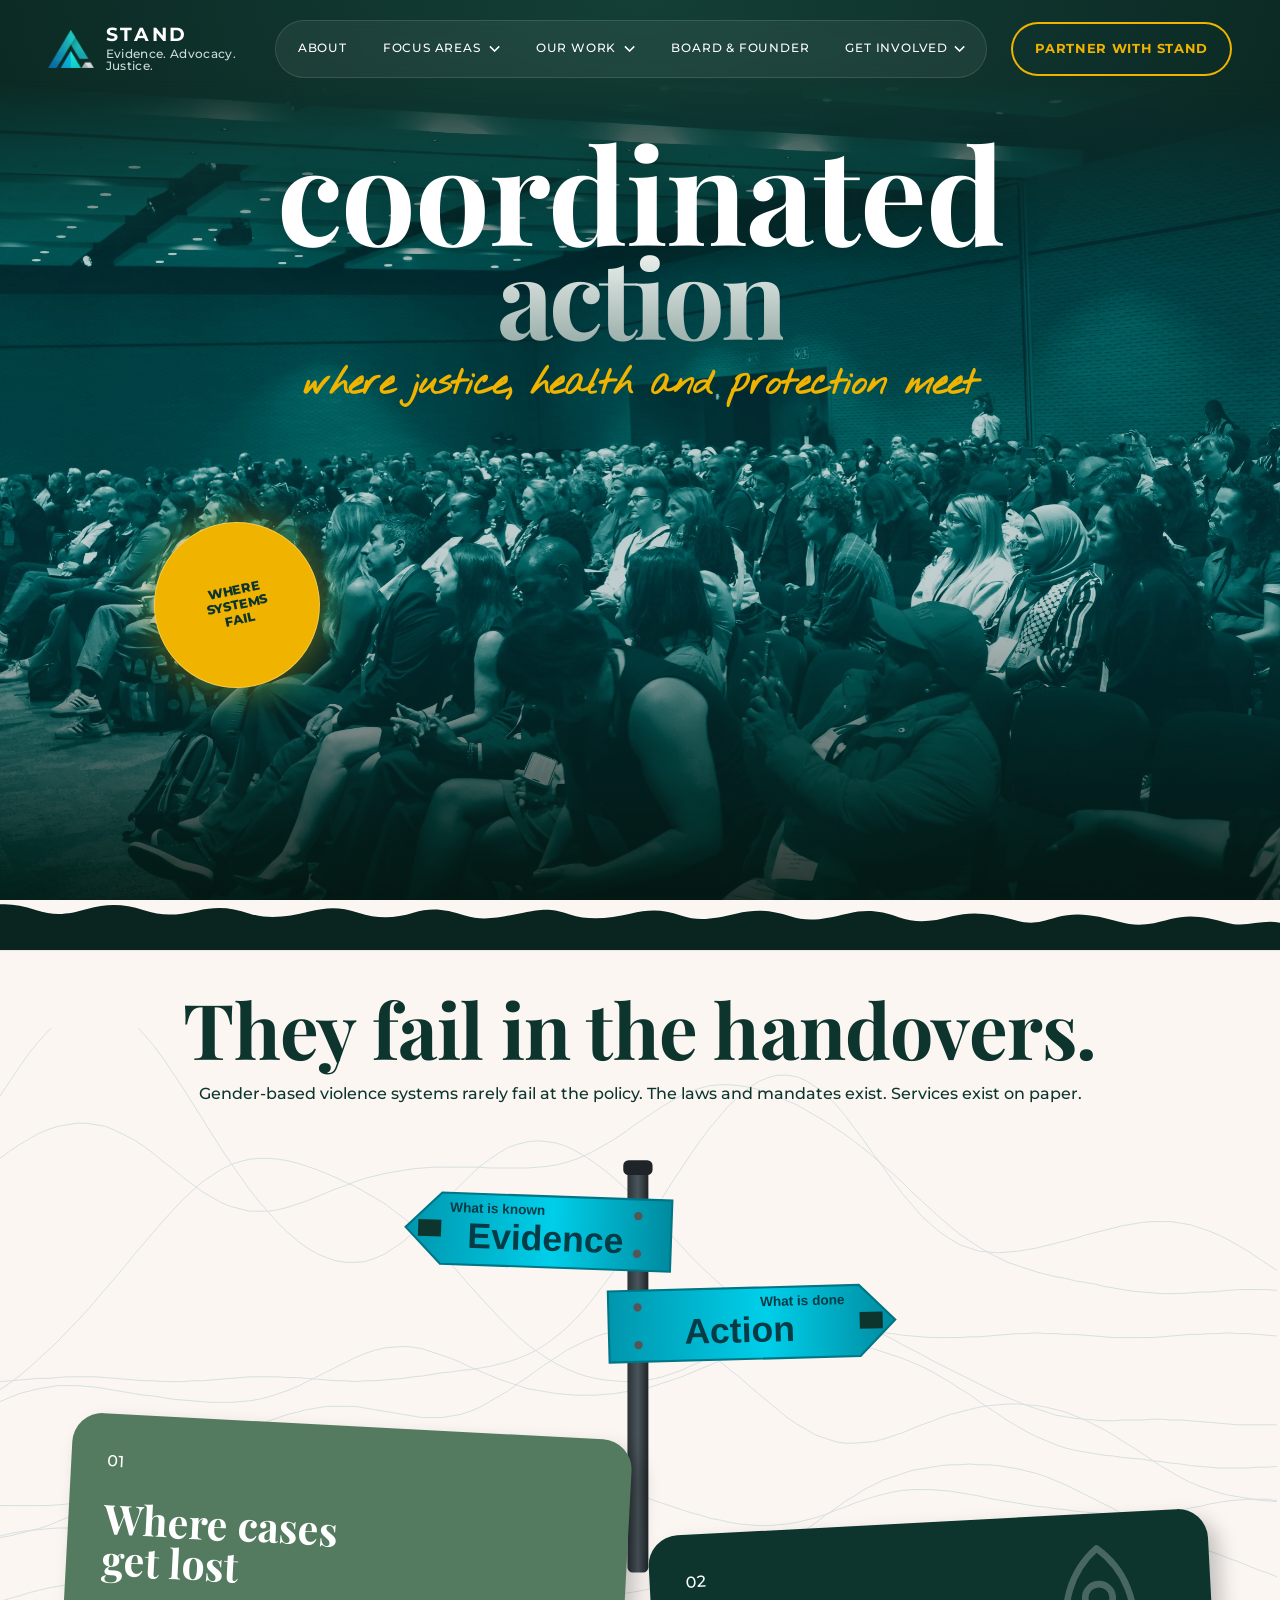
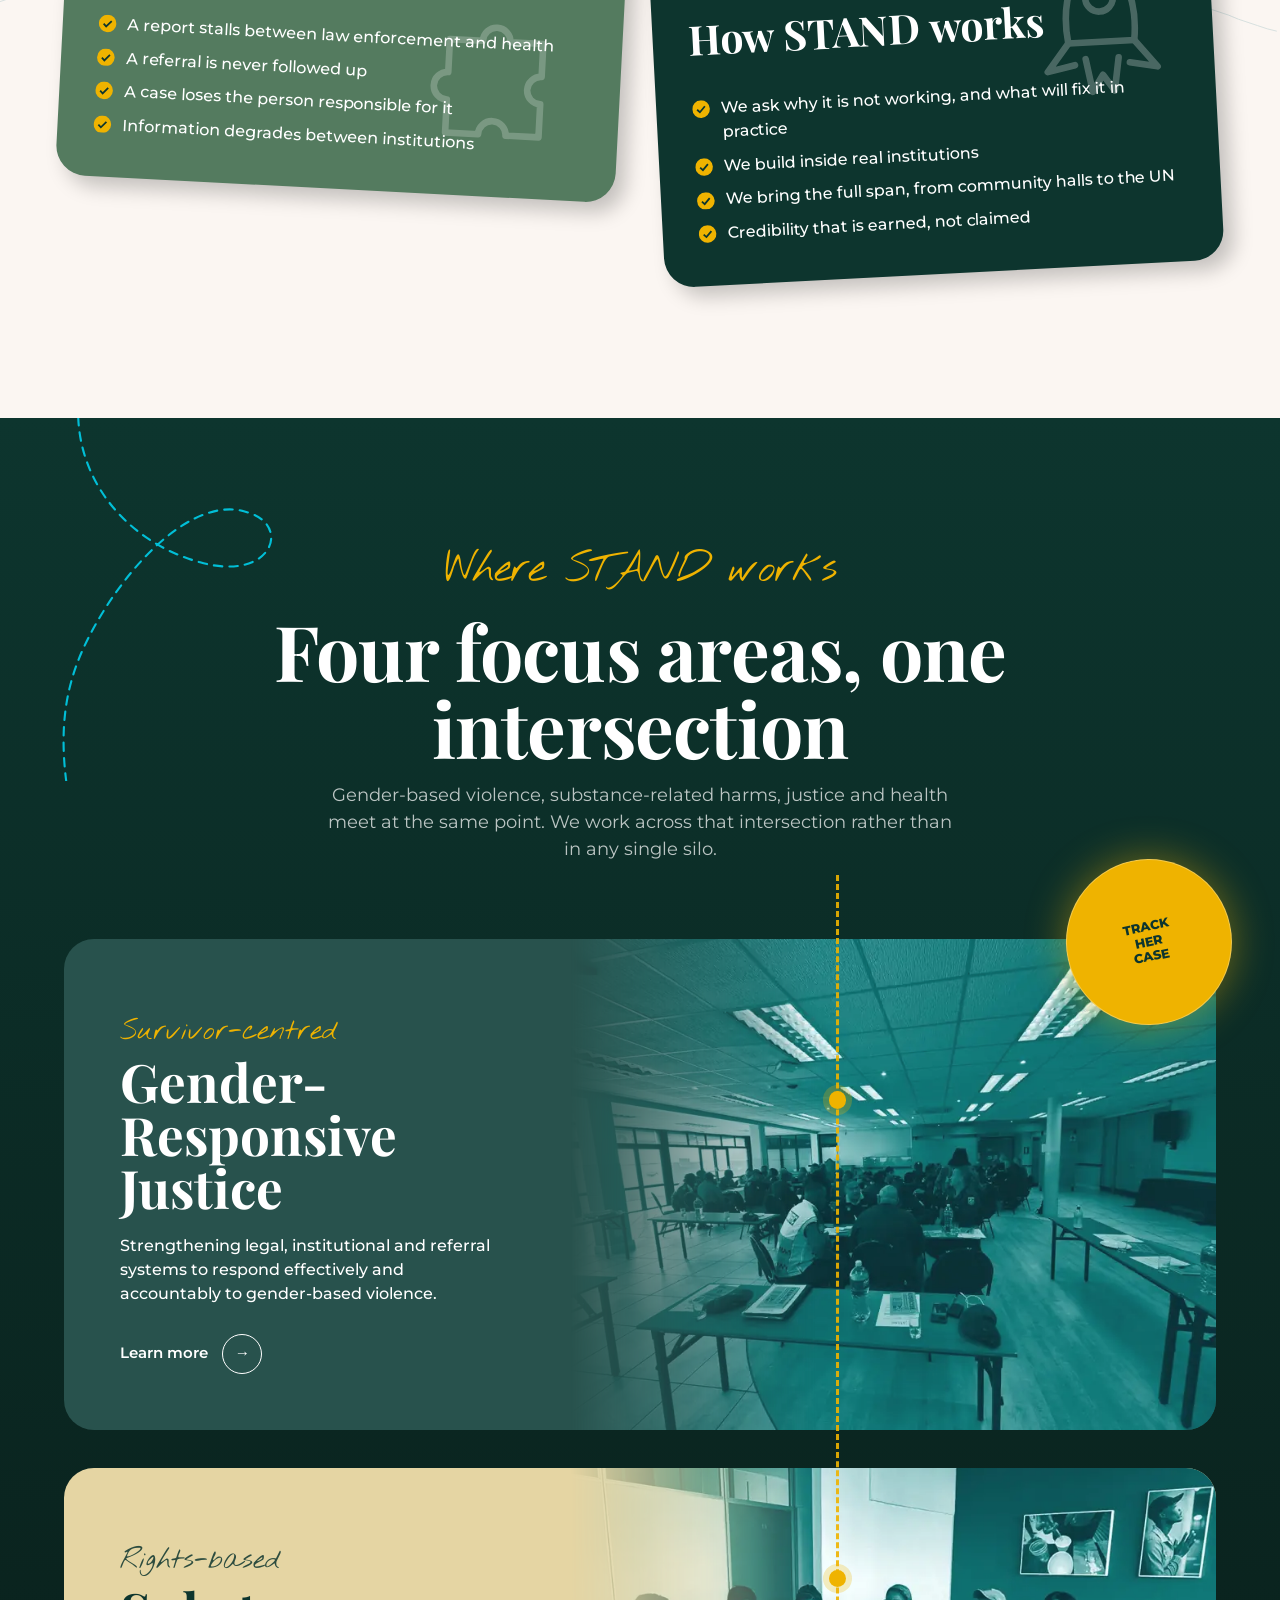
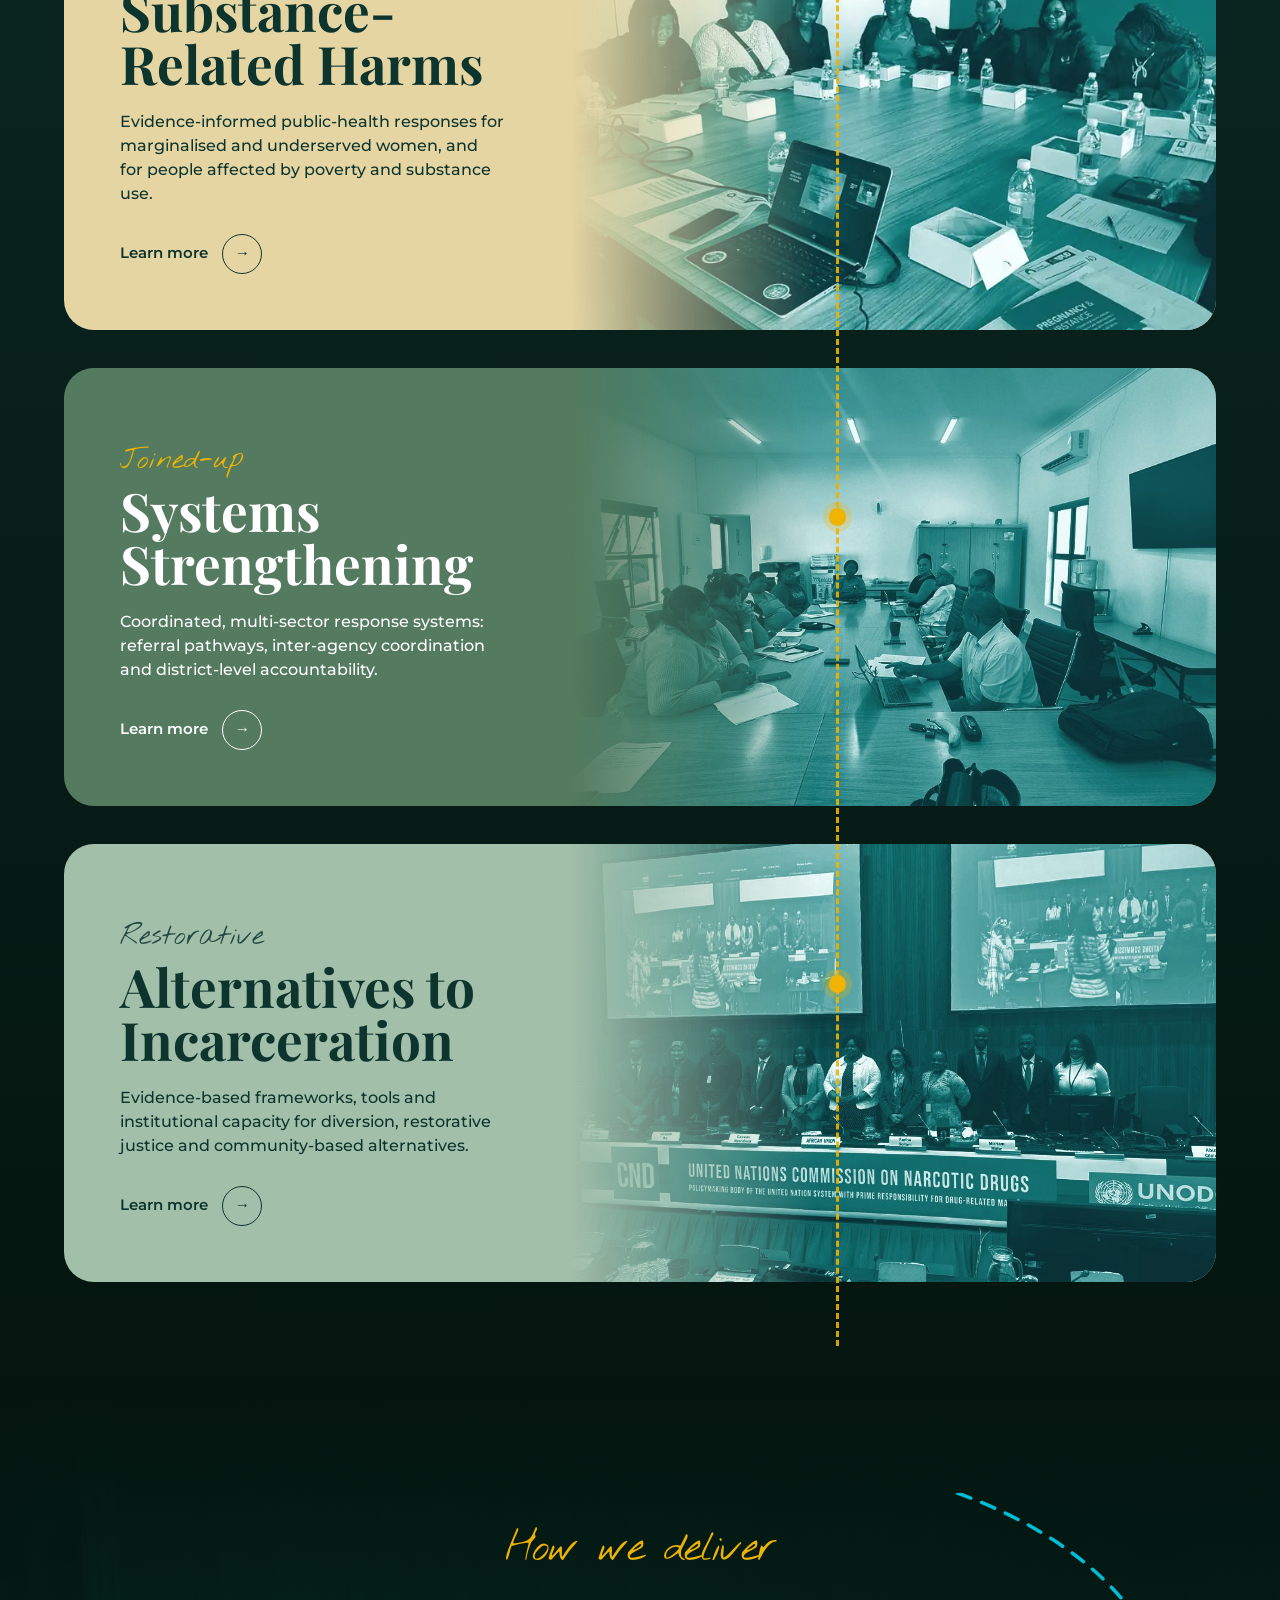
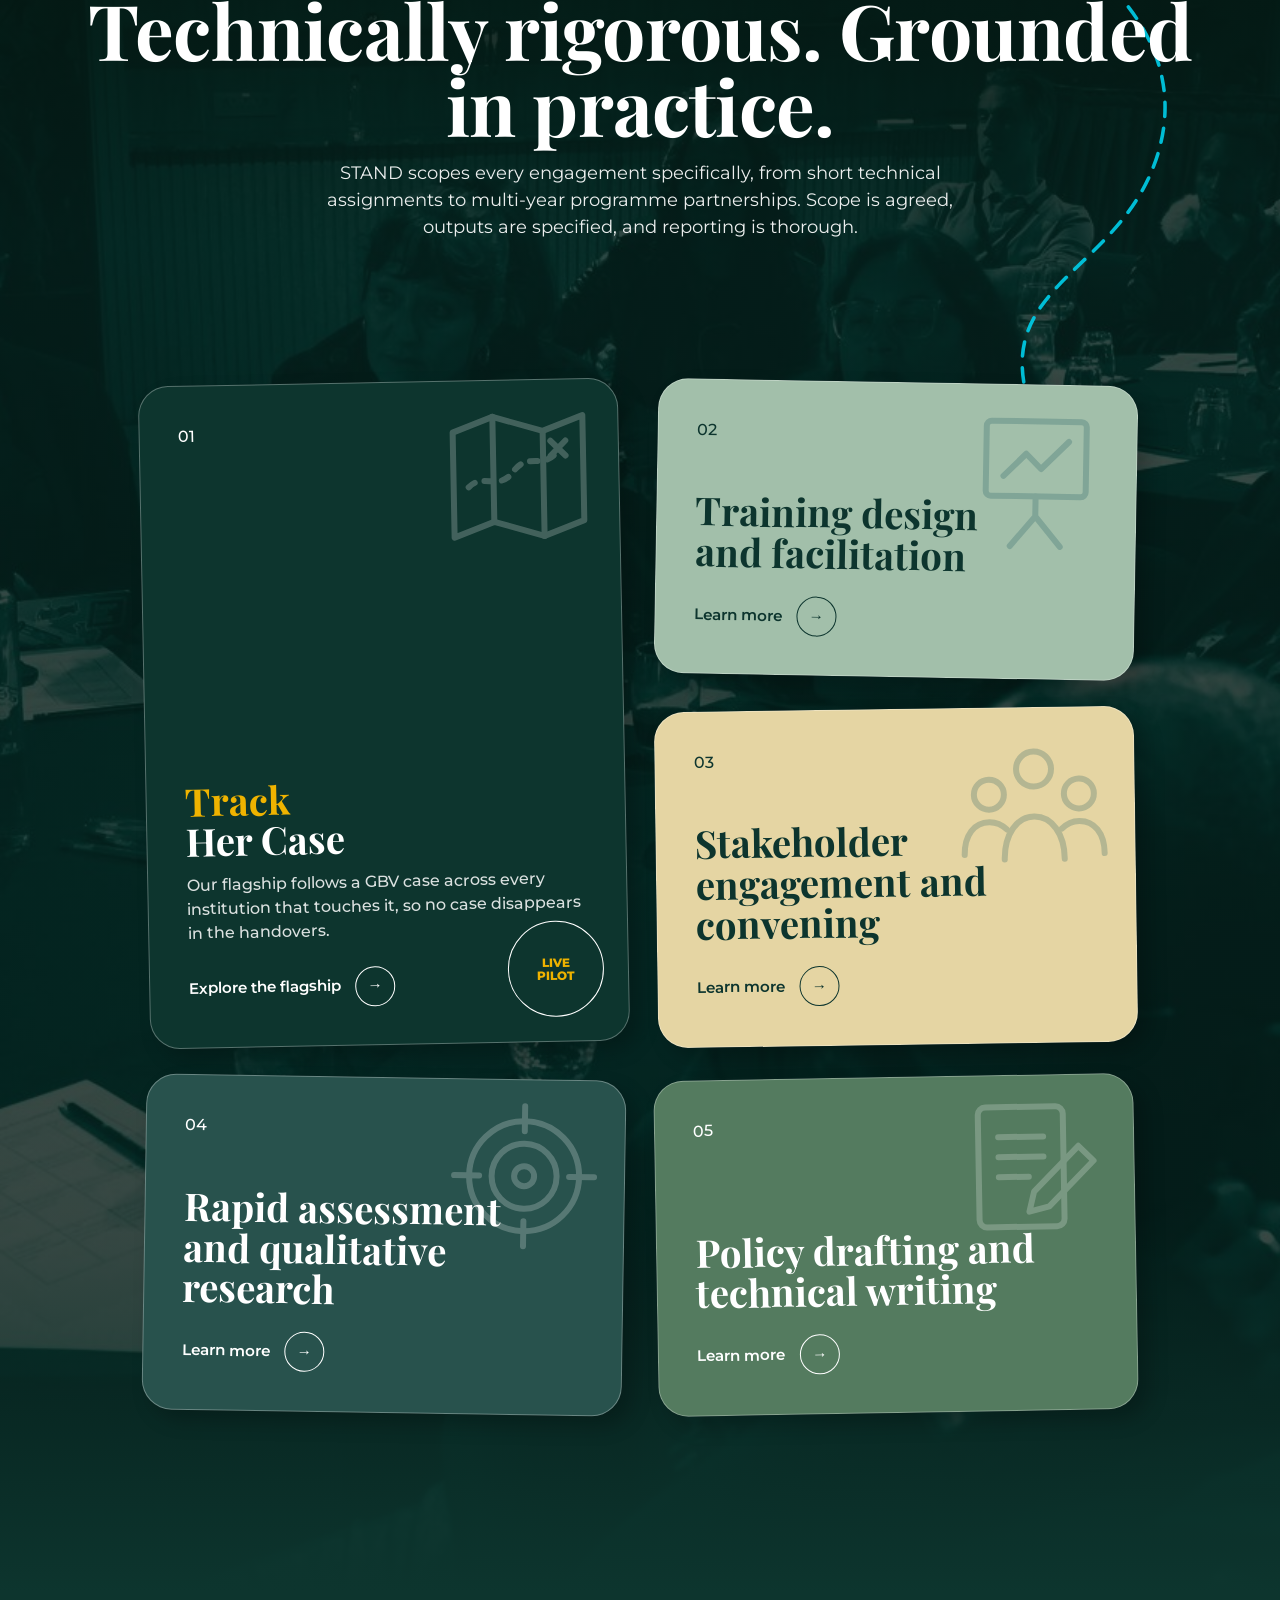
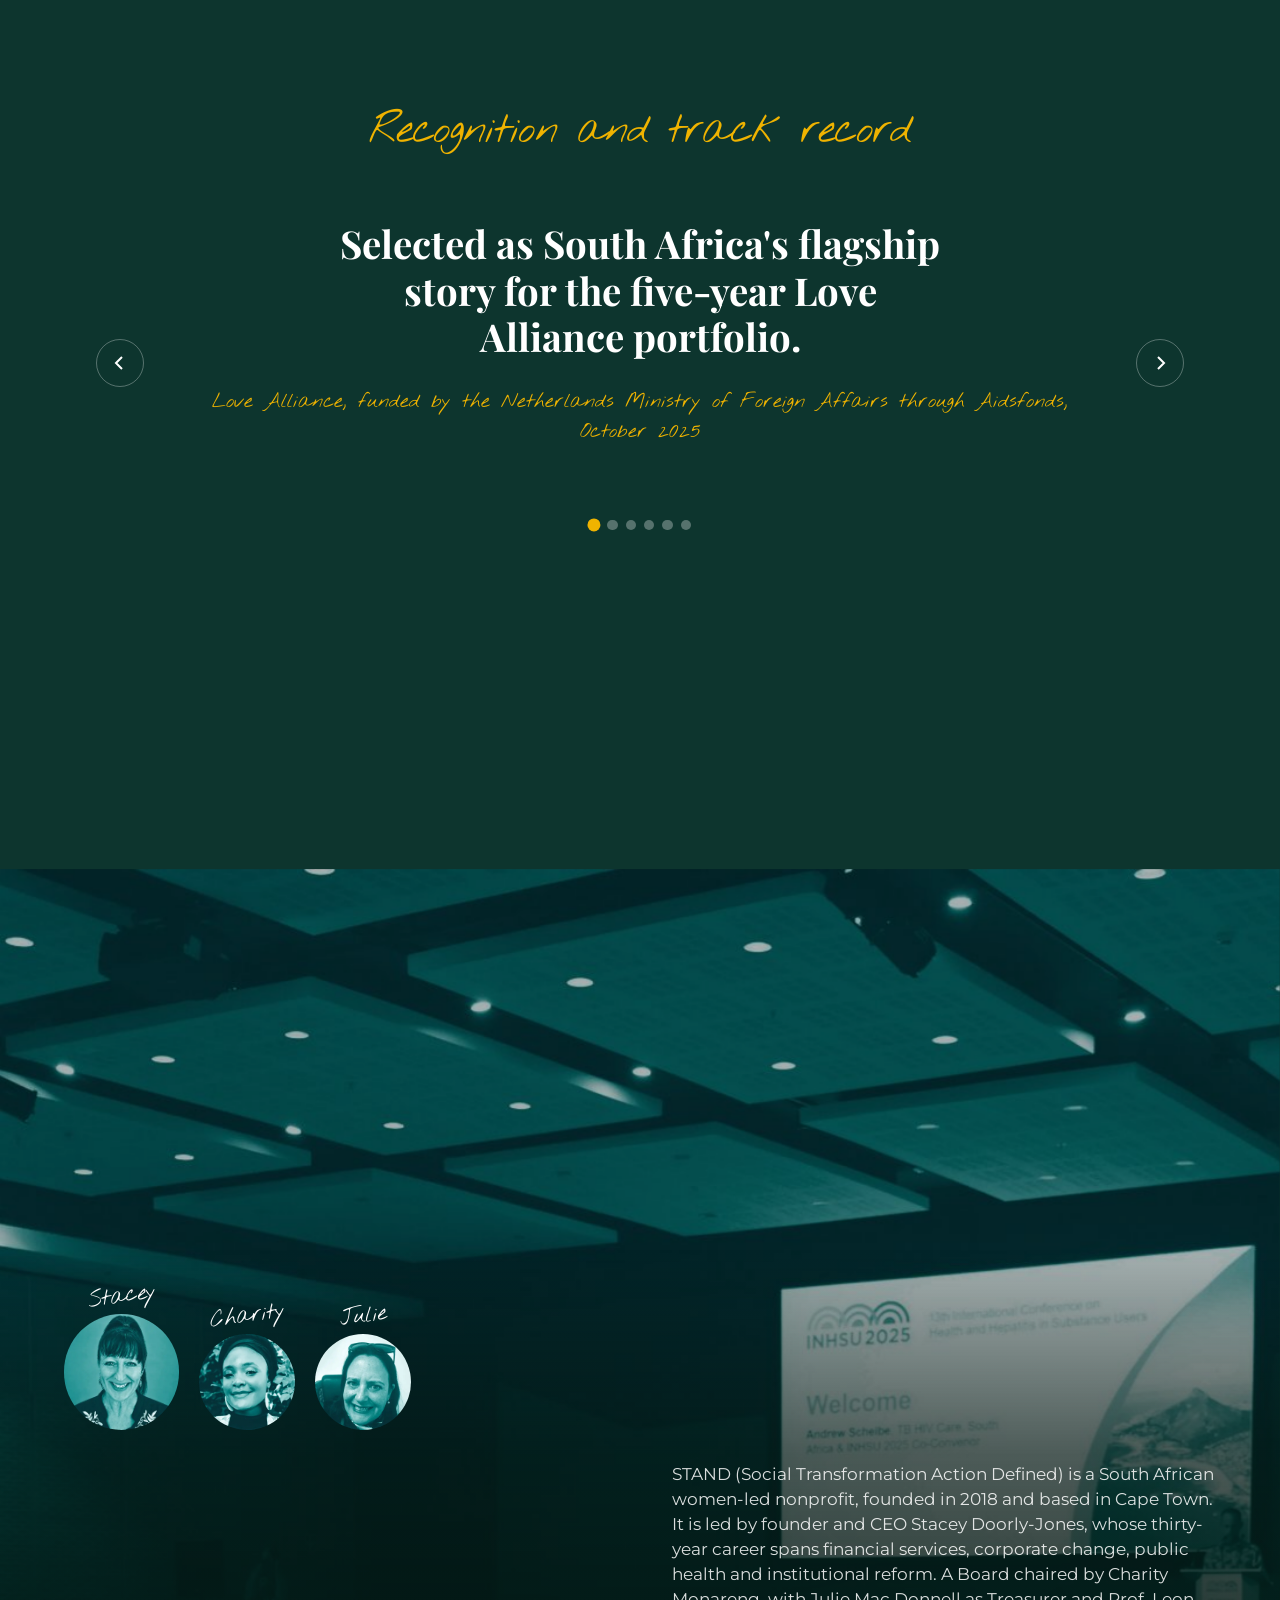
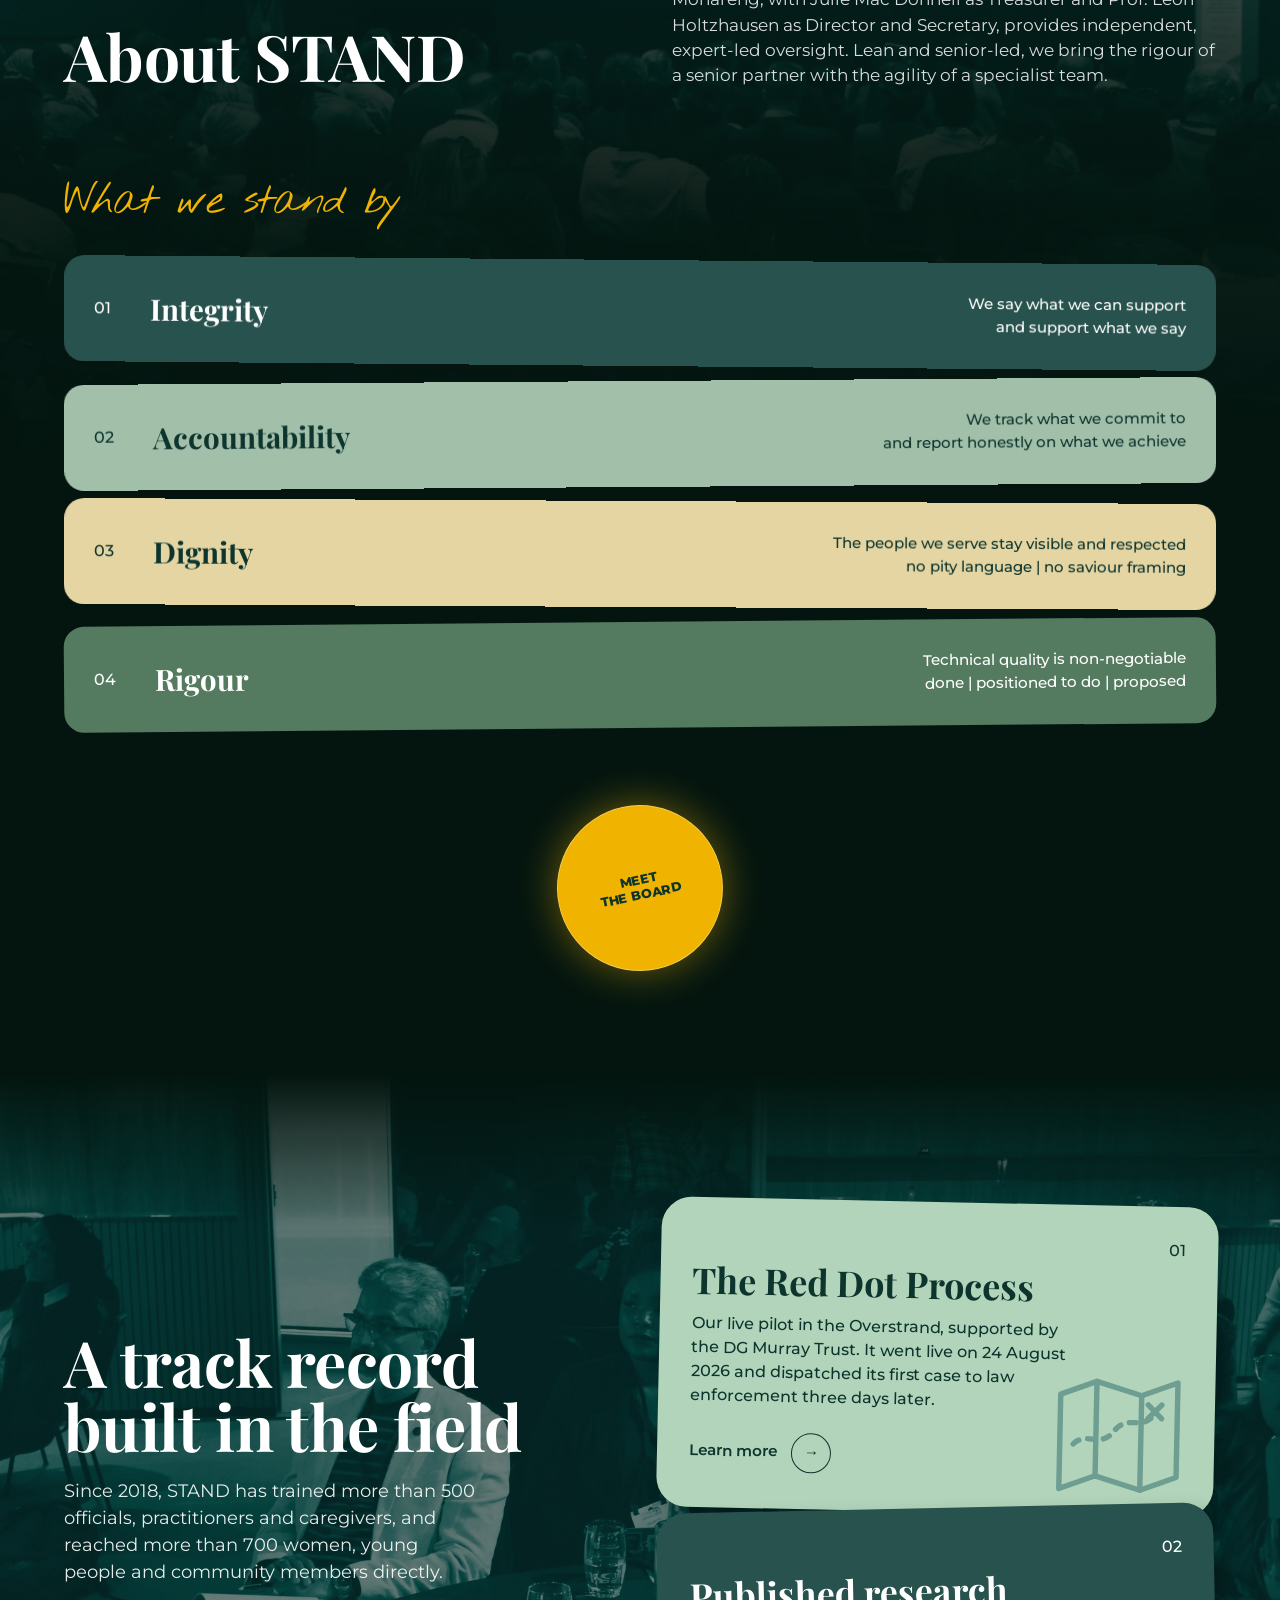
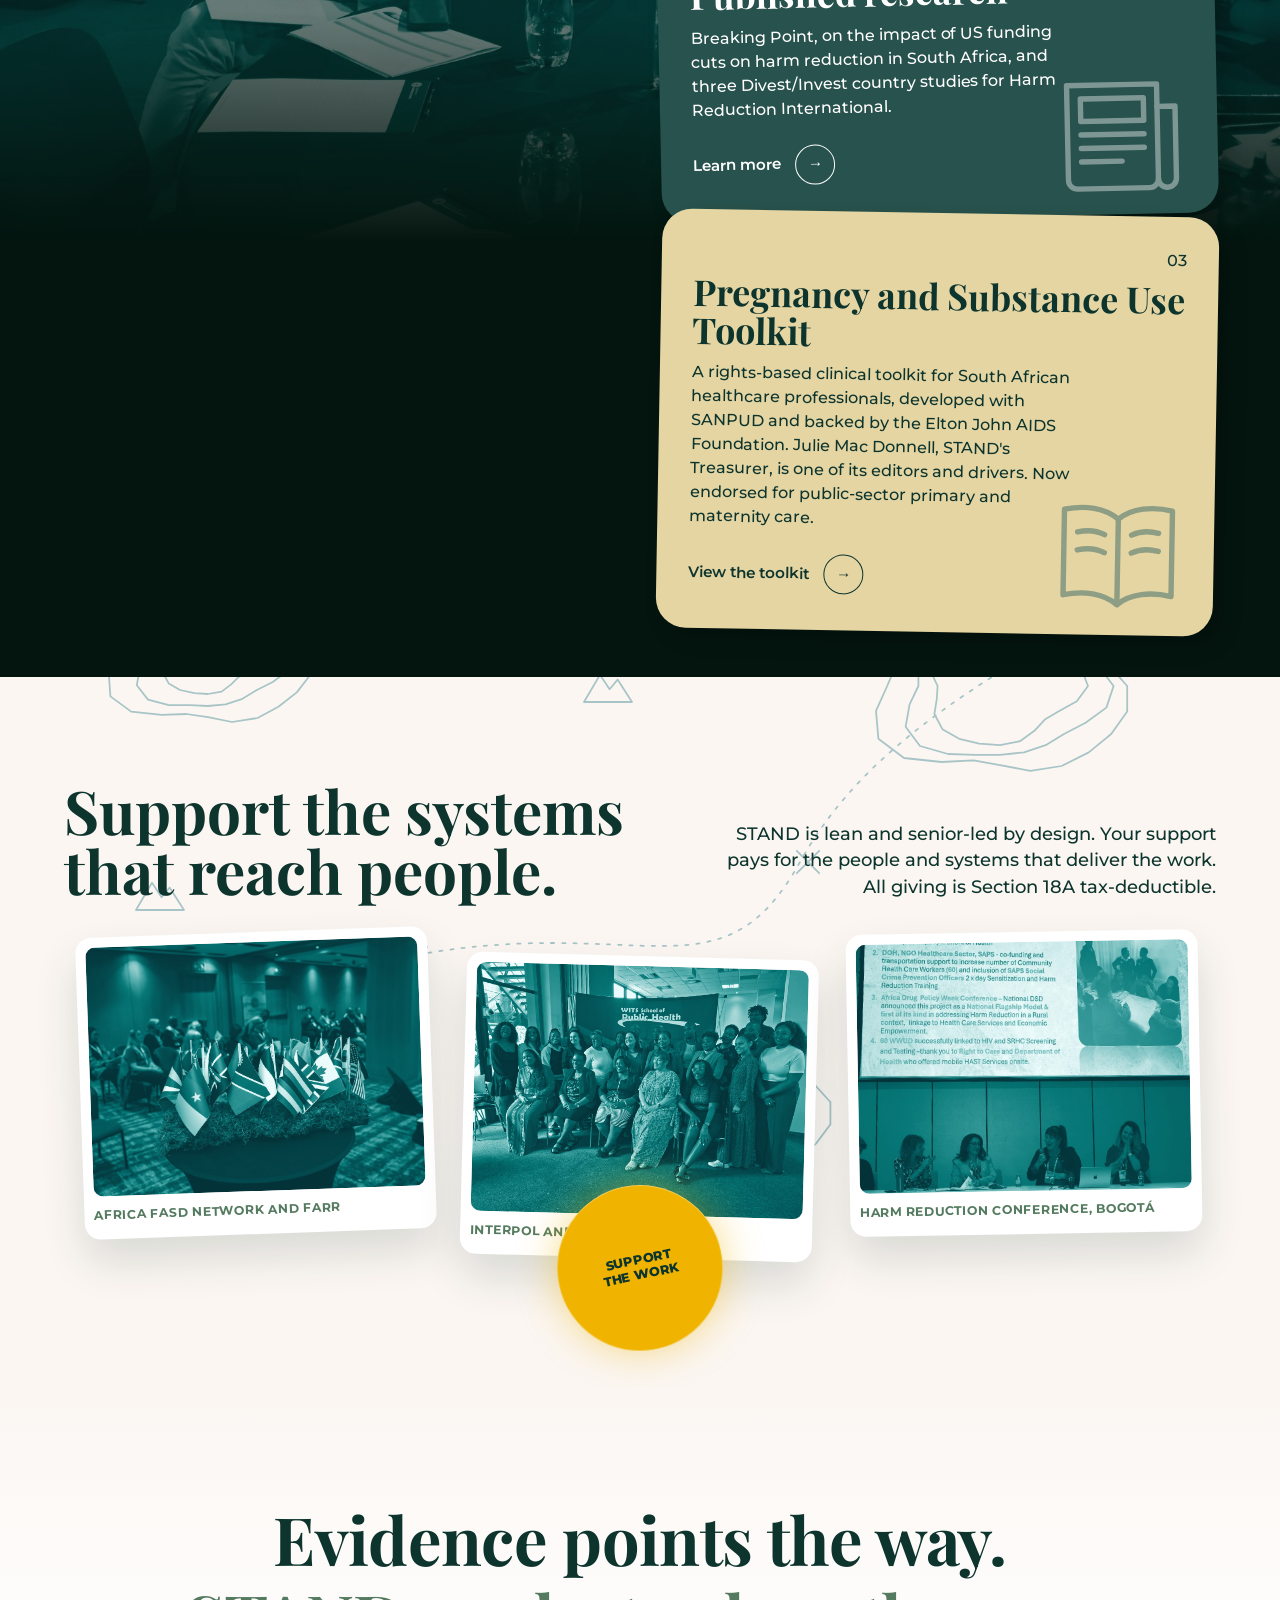
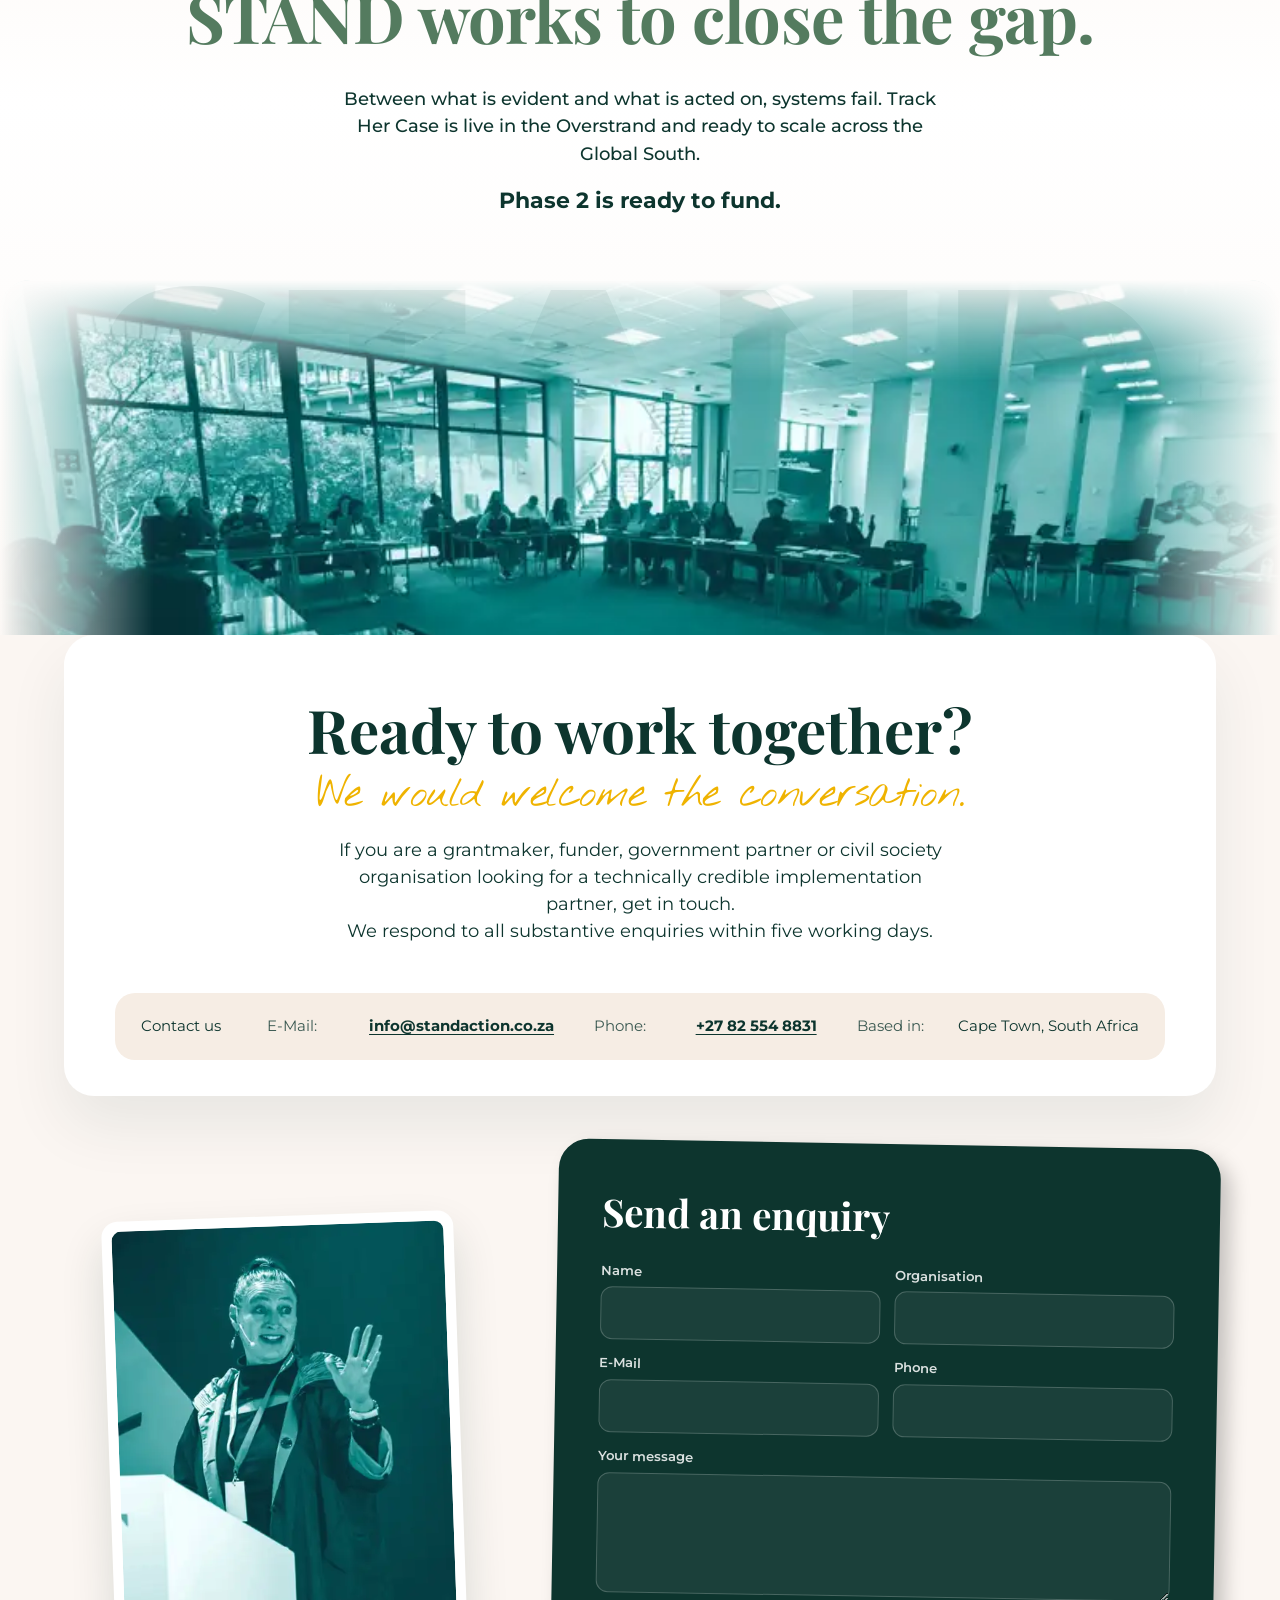
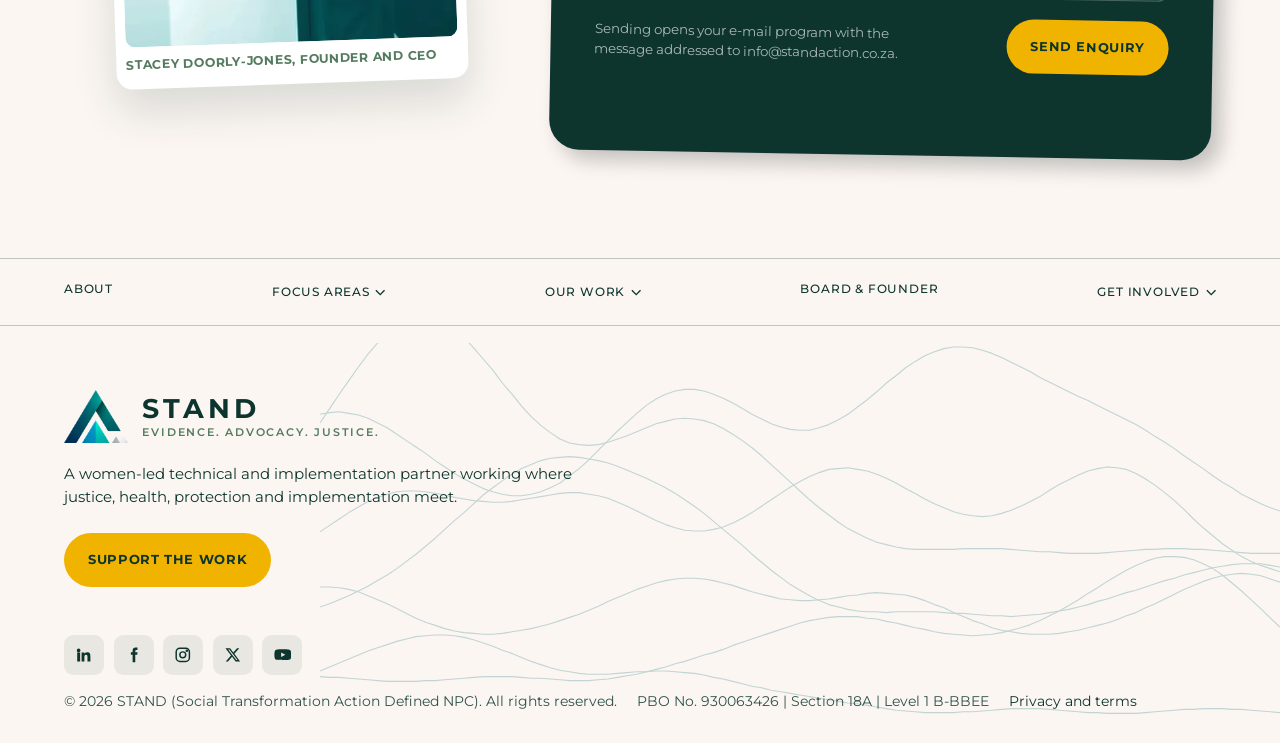
<file: index.html>
<!doctype html>
<html lang="en" class="no-js">
<head>
  <meta charset="utf-8">
  <meta name="viewport" content="width=device-width, initial-scale=1">
  <title>STAND | Social Transformation Action Defined</title>
  <meta name="description" content="STAND is a women-led technical and implementation partner working where justice, health, protection, and implementation meet. We strengthen gender-based violence response, substance-related harms services, and the systems meant to connect them.">
  <meta property="og:title" content="STAND | Social Transformation Action Defined">
  <meta property="og:description" content="We turn fragmented systems into coordinated action.">
  <meta property="og:type" content="website">
  <meta property="og:url" content="https://standaction.co.za/">
  <meta property="og:image" content="https://standaction.co.za/assets/social/stand-share.jpg">
  <meta property="og:image:width" content="1200">
  <meta property="og:image:height" content="630">
  <meta property="og:site_name" content="STAND">
  <meta name="twitter:card" content="summary_large_image">
  <meta name="twitter:site" content="@STANDactionZA">
  <meta name="theme-color" content="#0a241f">
  <link rel="icon" href="assets/stand/favicon.png" type="image/png">
  <link rel="apple-touch-icon" href="assets/stand/webclip.png">
  <link rel="preload" href="assets/fonts/playfair-display-latin-wght-normal.woff2" as="font" type="font/woff2" crossorigin>
  <link rel="stylesheet" href="css/styles.css">
  <script>document.documentElement.classList.remove('no-js');</script>
</head>
<body>
  <a class="skip-link" href="#main">Skip to content</a>

  <!-- ============ Navigation ============ -->
  <header class="nav" id="nav">
    <div class="nav-inner">
      <a class="nav-logo" href="index.html" aria-label="STAND home">
        <img class="brand-mark" src="assets/stand/stand-mark-colour.png" alt="" width="400" height="330"><span class="brand-text"><span class="brand-wm">STAND</span><span class="brand-strap">Evidence. Advocacy. Justice.</span></span>
      </a>

      <nav class="nav-menu" id="nav-menu" aria-label="Main">
        <a class="nav-link" href="about.html">About</a>

        <div class="nav-item">
          <a class="nav-link" href="work.html#focus-areas">Focus areas</a>
          <button class="nav-toggle" aria-expanded="false" aria-controls="dd-focus" aria-label="Show Focus areas menu">
            <svg class="chev" viewBox="0 0 12 8" fill="none" aria-hidden="true"><path d="M1 1.5l5 5 5-5" stroke="currentColor" stroke-width="1.6"/></svg>
          </button>
          <div class="dropdown" id="dd-focus">
            <a href="work.html#justice">Gender-Responsive Justice <img src="assets/art/icon-guidance.svg" alt="" loading="lazy"></a>
            <a href="work.html#harms">Substance-Related Harms <img src="assets/art/icon-sustainability.svg" alt="" loading="lazy"></a>
            <a href="work.html#systems">Systems Strengthening <img src="assets/art/icon-transformation.svg" alt="" loading="lazy"></a>
            <a href="work.html#alternatives">Alternatives to Incarceration <img src="assets/art/icon-culture.svg" alt="" loading="lazy"></a>
          </div>
        </div>

        <div class="nav-item">
          <a class="nav-link" href="work.html">Our work</a>
          <button class="nav-toggle" aria-expanded="false" aria-controls="dd-work" aria-label="Show Our work menu">
            <svg class="chev" viewBox="0 0 12 8" fill="none" aria-hidden="true"><path d="M1 1.5l5 5 5-5" stroke="currentColor" stroke-width="1.6"/></svg>
          </button>
          <div class="dropdown" id="dd-work">
            <a href="track-her-case.html">Track Her Case <img src="assets/art/icon-strategy.svg" alt="" loading="lazy"></a>
            <a href="work.html#training">Training and facilitation <img src="assets/art/icon-workshop.svg" alt="" loading="lazy"></a>
            <a href="work.html#convening">Stakeholder convening <img src="assets/art/icon-groups.svg" alt="" loading="lazy"></a>
            <a href="work.html#research">Research and assessment <img src="assets/art/icon-conflict.svg" alt="" loading="lazy"></a>
            <a href="work.html#writing">Policy and technical writing <img src="assets/art/icon-coaching.svg" alt="" loading="lazy"></a>
          </div>
        </div>

        <a class="nav-link" href="board.html">Board &amp; founder</a>

        <div class="nav-item">
          <button class="nav-toggle" aria-expanded="false" aria-controls="dd-involved" style="padding-left:1rem">
            Get involved
            <svg class="chev" viewBox="0 0 12 8" fill="none" aria-hidden="true"><path d="M1 1.5l5 5 5-5" stroke="currentColor" stroke-width="1.6"/></svg>
          </button>
          <div class="dropdown" id="dd-involved">
            <a href="support.html#partner">Partner with us <img src="assets/art/icon-groups.svg" alt="" loading="lazy"></a>
            <a href="support.html#fund">Fund the work <img src="assets/art/icon-book.svg" alt="" loading="lazy"></a>
            <a href="support.html">Support the work <img src="assets/art/icon-fire.svg" alt="" loading="lazy"></a>
            <a href="campaign.html">Track Her Case campaign <img src="assets/art/icon-strategy.svg" alt="" loading="lazy"></a>
            <a href="support.html#collaborate">Collaborate <img src="assets/art/icon-digital.svg" alt="" loading="lazy"></a>
            <a href="founder.html">Meet the founder <img src="assets/art/icon-newsletter.svg" alt="" loading="lazy"></a>
          </div>
        </div>

        <a class="btn-pill mobile-contact" href="#contact">Partner with STAND</a>
      </nav>

      <div class="nav-right">
        <a class="btn-pill nav-cta" href="#contact">Partner with STAND</a>
        <button class="burger" id="burger" aria-expanded="false" aria-controls="nav-menu" aria-label="Open menu"><span></span></button>
      </div>
    </div>
  </header>

  <main id="main">

    <!-- ============ Hero ============ -->
    <section class="hero" aria-labelledby="hero-title">
      <div class="hero-text container">
        <h1 class="hero-title" id="hero-title">
          <span class="l1"><span class="word">coordinated</span></span>
          <span class="l2"><span class="word">action</span></span>
          <span class="hero-sub word">where justice, health and protection meet</span>
        </h1>
      </div>

      <div class="hero-layers" aria-hidden="true">
        <img class="m0" src="assets/stand/hero-plenary.jpg" alt="" data-depth="0.25" fetchpriority="high" width="2400" height="1600">
      </div>
      <div class="hero-shade" aria-hidden="true"></div>

      <div class="hero-cta">
        <a class="btn-circle" href="#why">Where<br>systems<br>fail</a>
      </div>

    </section>

    <!-- ============ Why STAND ============ -->
    <section class="signs" id="why" aria-labelledby="why-title">
      <svg class="torn" viewBox="0 0 1440 56" preserveAspectRatio="none" aria-hidden="true" style="position:absolute;top:-1px;left:0;transform:scaleY(-1);color:var(--green-900)">
        <path fill="currentColor" d="M0 0h1440v30c-22 4-38-6-60 0s-41 10-63 4-37-9-58-3-46 12-70 5-30-8-52-2-44 9-66 3-40-8-60-1-35 9-58 4-42-10-64-3-38 8-61 3-41-9-62-2-35 7-57 2-46-8-68-1-30 6-52 2-44-10-66-3-38 9-58 3-40-7-62 0-35 6-56 1-44-9-66-2-37 8-60 3-38-6-60 1-41 7-63 1-36-8-58-1-40 9-60 2-38-6-58 0-30 5-50 1V0z"/>
      </svg>
      <img class="signs-bg" src="assets/art/contours-signs.svg" alt="" aria-hidden="true" loading="lazy">

      <div class="container">
        <h2 class="h2 reveal" id="why-title">They fail in the handovers.</h2>
        <p class="intro reveal">Gender-based violence systems rarely fail at the policy. The laws and mandates exist. Services exist on paper.</p>

        <div class="signpost-wrap">
          <svg class="signpost reveal" viewBox="0 0 520 400" role="img" aria-label="Signpost pointing left to Evidence and right to Action">
            <defs>
              <linearGradient id="board" x1="0" x2="1">
                <stop offset="0" stop-color="#0096ad"/><stop offset=".55" stop-color="#00cfea"/><stop offset="1" stop-color="#008a9f"/>
              </linearGradient>
              <linearGradient id="pole" x1="0" x2="1">
                <stop offset="0" stop-color="#2a3236"/><stop offset=".5" stop-color="#4a555b"/><stop offset="1" stop-color="#1e2427"/>
              </linearGradient>
            </defs>
            <rect x="248" y="10" width="20" height="390" rx="5" fill="url(#pole)"/>
            <rect x="244" y="6" width="28" height="14" rx="5" fill="#1e2427"/>
            <g transform="rotate(2 160 70)">
              <path d="M70 40h220v68H70L36 74z" fill="url(#board)" stroke="#007585" stroke-width="2"/>
              <path d="M48 66h22v16H48z" fill="#0d352e"/>
              <text x="78" y="58" font-family="Arial, sans-serif" font-size="13" font-weight="700" fill="#073b45">What is known</text>
              <text x="170" y="92" text-anchor="middle" font-family="Arial, sans-serif" font-size="34" font-weight="800" fill="#073b45">Evidence</text>
              <circle cx="258" cy="56" r="4" fill="#555"/><circle cx="258" cy="92" r="4" fill="#555"/>
            </g>
            <g transform="rotate(-1.5 360 160)">
              <path d="M230 128h240l34 34-34 34H230z" fill="url(#board)" stroke="#007585" stroke-width="2"/>
              <path d="M470 154h22v16h-22z" fill="#0d352e"/>
              <text x="456" y="146" text-anchor="end" font-family="Arial, sans-serif" font-size="13" font-weight="700" fill="#073b45">What is done</text>
              <text x="355" y="180" text-anchor="middle" font-family="Arial, sans-serif" font-size="34" font-weight="800" fill="#073b45">Action</text>
              <circle cx="258" cy="144" r="4" fill="#555"/><circle cx="258" cy="180" r="4" fill="#555"/>
            </g>
          </svg>

          <article class="sign-card c1 reveal">
            <span class="num">01</span>
            <h3>Where cases<br>get lost</h3>
            <ul>
              <li><svg viewBox="0 0 20 20" aria-hidden="true"><circle cx="10" cy="10" r="10" fill="currentColor"/><path d="M5.5 10.5l3 3 6-6.5" fill="none" stroke="#0d352e" stroke-width="2"/></svg>A report stalls between law enforcement and health</li>
              <li><svg viewBox="0 0 20 20" aria-hidden="true"><circle cx="10" cy="10" r="10" fill="currentColor"/><path d="M5.5 10.5l3 3 6-6.5" fill="none" stroke="#0d352e" stroke-width="2"/></svg>A referral is never followed up</li>
              <li><svg viewBox="0 0 20 20" aria-hidden="true"><circle cx="10" cy="10" r="10" fill="currentColor"/><path d="M5.5 10.5l3 3 6-6.5" fill="none" stroke="#0d352e" stroke-width="2"/></svg>A case loses the person responsible for it</li>
              <li><svg viewBox="0 0 20 20" aria-hidden="true"><circle cx="10" cy="10" r="10" fill="currentColor"/><path d="M5.5 10.5l3 3 6-6.5" fill="none" stroke="#0d352e" stroke-width="2"/></svg>Information degrades between institutions</li>
            </ul>
            <img class="icon" src="assets/art/icon-puzzle-light.svg" alt="" aria-hidden="true" loading="lazy">
          </article>

          <article class="sign-card c2 reveal">
            <span class="num">02</span>
            <h3>How STAND works</h3>
            <ul>
              <li><svg viewBox="0 0 20 20" aria-hidden="true"><circle cx="10" cy="10" r="10" fill="currentColor"/><path d="M5.5 10.5l3 3 6-6.5" fill="none" stroke="#0d352e" stroke-width="2"/></svg>We ask why it is not working, and what will fix it in practice</li>
              <li><svg viewBox="0 0 20 20" aria-hidden="true"><circle cx="10" cy="10" r="10" fill="currentColor"/><path d="M5.5 10.5l3 3 6-6.5" fill="none" stroke="#0d352e" stroke-width="2"/></svg>We build inside real institutions</li>
              <li><svg viewBox="0 0 20 20" aria-hidden="true"><circle cx="10" cy="10" r="10" fill="currentColor"/><path d="M5.5 10.5l3 3 6-6.5" fill="none" stroke="#0d352e" stroke-width="2"/></svg>We bring the full span, from community halls to the UN</li>
              <li><svg viewBox="0 0 20 20" aria-hidden="true"><circle cx="10" cy="10" r="10" fill="currentColor"/><path d="M5.5 10.5l3 3 6-6.5" fill="none" stroke="#0d352e" stroke-width="2"/></svg>Credibility that is earned, not claimed</li>
            </ul>
            <img class="icon" src="assets/art/icon-rocket-light.svg" alt="" aria-hidden="true" loading="lazy">
          </article>
        </div>
      </div>
    </section>

    <!-- ============ Focus areas ============ -->
    <section class="services" id="focus" aria-labelledby="services-title">
      <img class="path" src="assets/art/path-services.svg" alt="" aria-hidden="true" loading="lazy">
      <div class="container">
        <div class="section-head">
          <p class="eyebrow reveal">Where STAND works</p>
          <h2 class="h2 reveal" id="services-title">Four focus areas, one intersection</h2>
          <p class="lead reveal">Gender-based violence, substance-related harms, justice and health meet at the same point. We work across that intersection rather than in any single silo.</p>
        </div>

        <div class="service-list">
          <a class="btn-circle service-start" href="track-her-case.html">Track<br>Her<br>Case</a>

          <a class="service-card s1 reveal" href="work.html#justice" style="--peak:31%">
            <div class="service-text">
              <p class="hand">Survivor-centred</p>
              <h3>Gender-Responsive Justice</h3>
              <p>Strengthening legal, institutional and referral systems to respond effectively and accountably to gender-based violence.</p>
              <span class="btn-learn">Learn more <span class="arrow" aria-hidden="true">&rarr;</span></span>
            </div>
            <span class="service-num" aria-hidden="true">01</span>
            <img class="service-photo" src="assets/stand/le-training-hall.jpg" alt="Law-enforcement officers at a STAND training session" loading="lazy">
            <span class="service-dot" aria-hidden="true"></span>
          </a>

          <a class="service-card s2 reveal" href="work.html#harms" style="--peak:22%">
            <div class="service-text">
              <p class="hand">Rights-based</p>
              <h3>Substance-Related Harms</h3>
              <p>Evidence-informed public-health responses for marginalised and underserved women, and for people affected by poverty and substance use.</p>
              <span class="btn-learn">Learn more <span class="arrow" aria-hidden="true">&rarr;</span></span>
            </div>
            <span class="service-num" aria-hidden="true">02</span>
            <img class="service-photo" src="assets/stand/toolkit-2.jpg" alt="Health workers in a Pregnancy and Substance Use Toolkit training" loading="lazy">
            <span class="service-dot" aria-hidden="true"></span>
          </a>

          <a class="service-card s3 reveal" href="work.html#systems" style="--peak:32%">
            <div class="service-text">
              <p class="hand">Joined-up</p>
              <h3>Systems Strengthening</h3>
              <p>Coordinated, multi-sector response systems: referral pathways, inter-agency coordination and district-level accountability.</p>
              <span class="btn-learn">Learn more <span class="arrow" aria-hidden="true">&rarr;</span></span>
            </div>
            <span class="service-num" aria-hidden="true">03</span>
            <img class="service-photo" src="assets/stand/vpu-meeting.jpg" alt="Partners around the table at a Violence Prevention Unit meeting" loading="lazy">
            <span class="service-dot" aria-hidden="true"></span>
          </a>

          <a class="service-card s4 reveal" href="work.html#alternatives" style="--peak:30%">
            <div class="service-text">
              <p class="hand">Restorative</p>
              <h3>Alternatives to Incarceration</h3>
              <p>Evidence-based frameworks, tools and institutional capacity for diversion, restorative justice and community-based alternatives.</p>
              <span class="btn-learn">Learn more <span class="arrow" aria-hidden="true">&rarr;</span></span>
            </div>
            <span class="service-num" aria-hidden="true">04</span>
            <img class="service-photo" src="assets/stand/cnd2025-group.jpg" alt="Delegates on stage at the United Nations Commission on Narcotic Drugs" loading="lazy">
            <span class="service-dot" aria-hidden="true"></span>
          </a>
        </div>
      </div>
    </section>

    <!-- ============ Capabilities ============ -->
    <section class="offers" id="capabilities" aria-labelledby="offers-title">
      <img class="path" src="assets/art/path-offers.svg" alt="" aria-hidden="true" loading="lazy">
      <div class="container">
        <div class="section-head">
          <p class="eyebrow reveal">How we deliver</p>
          <h2 class="h2 reveal" id="offers-title">Technically rigorous. Grounded in practice.</h2>
          <p class="lead reveal">STAND scopes every engagement specifically, from short technical assignments to multi-year programme partnerships. Scope is agreed, outputs are specified, and reporting is thorough.</p>
        </div>

        <div class="offer-board">

          <div class="offer-grid">
            <article class="offer-tile o1 reveal">
              <span class="num">01</span>
              <img class="icon" src="assets/art/icon-map-light.svg" alt="" aria-hidden="true" loading="lazy">
              <div>
                <h3><span>Track</span> Her Case</h3>
                <p class="tile-text">Our flagship follows a GBV case across every institution that touches it, so no case disappears in the handovers.</p>
                <a class="btn-learn" href="track-her-case.html">Explore the flagship <span class="arrow" aria-hidden="true">&rarr;</span></a>
              </div>
              <a class="video-btn" href="track-her-case.html#dot-title" aria-label="The Red Dot Process pilot, live in the Overstrand">Live<br>pilot</a>
            </article>

            <article class="offer-tile o2 reveal">
              <span class="num">02</span>
              <img class="icon" src="assets/art/icon-workshop.svg" alt="" aria-hidden="true" loading="lazy">
              <div>
                <h3>Training design and facilitation</h3>
                <a class="btn-learn" href="work.html#training">Learn more <span class="arrow" aria-hidden="true">&rarr;</span></a>
              </div>
            </article>

            <article class="offer-tile o3 reveal">
              <span class="num">03</span>
              <img class="icon" src="assets/art/icon-groups.svg" alt="" aria-hidden="true" loading="lazy">
              <div>
                <h3>Stakeholder engagement and convening</h3>
                <a class="btn-learn" href="work.html#convening">Learn more <span class="arrow" aria-hidden="true">&rarr;</span></a>
              </div>
            </article>

            <article class="offer-tile o4 reveal">
              <span class="num">04</span>
              <img class="icon" src="assets/art/icon-strategy-light.svg" alt="" aria-hidden="true" loading="lazy">
              <div>
                <h3>Rapid assessment and qualitative research</h3>
                <a class="btn-learn" href="work.html#research">Learn more <span class="arrow" aria-hidden="true">&rarr;</span></a>
              </div>
            </article>

            <article class="offer-tile o5 reveal">
              <span class="num">05</span>
              <img class="icon" src="assets/art/icon-notes-light.svg" alt="" aria-hidden="true" loading="lazy">
              <div>
                <h3>Policy drafting and technical writing</h3>
                <a class="btn-learn" href="work.html#writing">Learn more <span class="arrow" aria-hidden="true">&rarr;</span></a>
              </div>
            </article>
          </div>
        </div>
      </div>
    </section>

    <!-- ============ Recognition ============ -->
    <section class="testimonials" aria-labelledby="recognition-title">
      <div class="container">
        <p class="eyebrow" id="recognition-title">Recognition and track record</p>
        <div class="slider" id="slider" aria-roledescription="carousel">
          <div class="slides" aria-live="polite">
            <figure class="slide is-active" aria-roledescription="slide" aria-label="1 of 6">
              <p class="stmt">Selected as South Africa's flagship story for the five-year Love Alliance portfolio.</p>
              <figcaption><cite>Love Alliance, funded by the Netherlands Ministry of Foreign Affairs through Aidsfonds, October 2025</cite></figcaption>
            </figure>
            <figure class="slide" aria-roledescription="slide" aria-label="2 of 6">
              <p class="stmt">The Pregnancy and Substance Use Toolkit, taken from a rural pilot to formal written conditional endorsement.</p>
              <figcaption><cite>National Department of Health, June 2026</cite></figcaption>
            </figure>
            <figure class="slide" aria-roledescription="slide" aria-label="3 of 6">
              <p class="stmt">29 INTERPOL officers trained across 11 SADC member states, with a Letter of Appreciation from the Regional Bureau.</p>
              <figcaption><cite>INTERPOL Regional Bureau for Southern Africa and SARPCCO, March 2025</cite></figcaption>
            </figure>
            <figure class="slide" aria-roledescription="slide" aria-label="4 of 6">
              <p class="stmt">Recognised as a flagship harm-reduction initiative for South Africa.</p>
              <figcaption><cite>National Department of Social Development, Africa Drug Policy Week 2023</cite></figcaption>
            </figure>
            <figure class="slide" aria-roledescription="slide" aria-label="5 of 6">
              <p class="stmt">Presenter and convenor at the United Nations Commission on Narcotic Drugs in Vienna.</p>
              <figcaption><cite>63rd and 68th Commission on Narcotic Drugs, 2020 and 2025</cite></figcaption>
            </figure>
            <figure class="slide" aria-roledescription="slide" aria-label="6 of 6">
              <p class="stmt">Finalist for a rural, evidence-based outpatient community treatment model.</p>
              <figcaption><cite>Impumelelo Innovation Awards, 2019</cite></figcaption>
            </figure>
          </div>
          <button class="slider-arrow prev" type="button" aria-label="Previous">
            <svg width="16" height="16" viewBox="0 0 16 16" fill="none" aria-hidden="true"><path d="M10 2L4 8l6 6" stroke="currentColor" stroke-width="2"/></svg>
          </button>
          <button class="slider-arrow next" type="button" aria-label="Next">
            <svg width="16" height="16" viewBox="0 0 16 16" fill="none" aria-hidden="true"><path d="M6 2l6 6-6 6" stroke="currentColor" stroke-width="2"/></svg>
          </button>
          <div class="slider-dots" role="group" aria-label="Choose a recognition"></div>
        </div>
      </div>
    </section>

    <!-- ============ About ============ -->
    <section class="about" id="about" aria-labelledby="about-title">
      <div class="about-scene" aria-hidden="true">
        <img class="am1" src="assets/stand/about-hall.jpg" alt="" loading="lazy" data-depth="0.12">
      </div>

      <div class="about-body">
        <div class="container">
          <div class="founders reveal">
            <div class="founder"><span class="hand">Stacey</span><img src="assets/stand/stacey-studio.jpg" alt="Stacey Doorly-Jones, Founder and CEO of STAND" loading="lazy"></div>
            <div class="founder"><span class="hand">Charity</span><img src="assets/stand/board-charity.jpg" alt="Charity Monareng, Chairperson of the STAND board" loading="lazy"></div>
            <div class="founder"><span class="hand">Julie</span><img src="assets/stand/board-julie.jpg" alt="Julie Mac Donnell, Treasurer of the STAND board" loading="lazy"></div>
          </div>

          <div class="about-intro">
            <h2 class="h2 reveal" id="about-title">About STAND</h2>
            <p class="reveal">STAND (Social Transformation Action Defined) is a South African women-led nonprofit, founded in 2018 and based in Cape Town. It is led by founder and CEO Stacey Doorly-Jones, whose thirty-year career spans financial services, corporate change, public health and institutional reform. A Board chaired by Charity Monareng, with Julie Mac Donnell as Treasurer and Prof. Leon Holtzhausen as Director and Secretary, provides independent, expert-led oversight. Lean and senior-led, we bring the rigour of a senior partner with the agility of a specialist team.</p>
          </div>

          <div class="special">
            <p class="eyebrow reveal">What we stand by</p>
            <div class="special-list">
              <div class="special-row reveal">
                <span class="num">01</span>
                <h3>Integrity</h3>
                <p>We say what we can support<br>and support what we say</p>
                <img class="special-photo" src="assets/stand/hr-session.jpg" alt="Two STAND facilitators leading a session with a flipchart" loading="lazy">
              </div>
              <div class="special-row reveal">
                <span class="num">02</span>
                <h3>Accountability</h3>
                <p>We track what we commit to<br>and report honestly on what we achieve</p>
                <img class="special-photo" src="assets/stand/hri-national-dialogue.jpg" alt="Panel at the national dialogue for the HRI country rapid assessment" loading="lazy">
              </div>
              <div class="special-row reveal">
                <span class="num">03</span>
                <h3>Dignity</h3>
                <p>The people we serve stay visible and respected<br>no pity language | no saviour framing</p>
                <img class="special-photo" src="assets/stand/le-overstrand-2025.jpg" alt="Officer during South African Police Service training in the Overstrand" loading="lazy">
              </div>
              <div class="special-row reveal">
                <span class="num">04</span>
                <h3>Rigour</h3>
                <p>Technical quality is non-negotiable<br>done | positioned to do | proposed</p>
                <img class="special-photo" src="assets/stand/wits-podium.jpg" alt="Presenter at a STAND regional workshop" loading="lazy">
              </div>
            </div>
          </div>

          <div class="about-more">
            <a class="btn-circle" href="board.html">Meet<br>the board</a>
          </div>
        </div>
      </div>
    </section>

    <!-- ============ Evidence ============ -->
    <section class="resources" aria-labelledby="res-title">
      <img class="forest" src="assets/stand/roundtable-wide.jpg" alt="" aria-hidden="true" loading="lazy">
      <div class="container">
        <div class="resources-grid">
          <div class="resources-sticky">
            <h2 class="h2 reveal" id="res-title">A track record built in the field</h2>
            <p class="lead reveal">Since 2018, STAND has trained more than 500 officials, practitioners and caregivers, and reached more than 700 women, young people and community members directly.</p>
          </div>
          <div class="resource-stack">
            <article class="resource-card reveal">
              <span class="num">01</span>
              <h3>The Red Dot Process</h3>
              <p>Our live pilot in the Overstrand, supported by the DG Murray Trust. It went live on 24 August 2026 and dispatched its first case to law enforcement three days later.</p>
              <a class="btn-learn" href="track-her-case.html">Learn more <span class="arrow" aria-hidden="true">&rarr;</span></a>
              <img class="icon" src="assets/art/icon-map.svg" alt="" aria-hidden="true" loading="lazy">
            </article>
            <article class="resource-card reveal">
              <span class="num">02</span>
              <h3>Published research</h3>
              <p>Breaking Point, on the impact of US funding cuts on harm reduction in South Africa, and three Divest/Invest country studies for Harm Reduction International.</p>
              <a class="btn-learn" href="founder.html#assign-title">Learn more <span class="arrow" aria-hidden="true">&rarr;</span></a>
              <img class="icon" src="assets/art/icon-news-light.svg" alt="" aria-hidden="true" loading="lazy">
            </article>
            <article class="resource-card reveal">
              <span class="num">03</span>
              <h3>Pregnancy and Substance Use Toolkit</h3>
              <p>A rights-based clinical toolkit for South African healthcare professionals, developed with SANPUD and backed by the Elton John AIDS Foundation. Julie Mac Donnell, STAND's Treasurer, is one of its editors and drivers. Now endorsed for public-sector primary and maternity care.</p>
              <a class="btn-learn" href="https://www.perinatalharmreduction.org/southafrica" target="_blank" rel="noopener">View the toolkit <span class="arrow" aria-hidden="true">&rarr;</span></a>
              <img class="icon" src="assets/art/icon-book.svg" alt="" aria-hidden="true" loading="lazy">
            </article>
          </div>
        </div>
      </div>
      <div class="resources-floor" aria-hidden="true"></div>
    </section>

    <!-- ============ Support ============ -->
    <section class="cta" aria-labelledby="cta-title">
      <img class="pattern" src="assets/art/route-map.svg" alt="" aria-hidden="true" loading="lazy">
      <div class="container">
        <div class="cta-text">
          <h2 class="h3 reveal" id="cta-title">Support the systems that reach people.</h2>
          <p class="reveal">STAND is lean and senior-led by design. Your support pays for the people and systems that deliver the work. All giving is Section 18A tax-deductible.</p>
        </div>
      </div>
      <div class="cta-scene">
        <div class="cta-photos">
          <figure class="snap"><img src="assets/stand/hero-conference.jpg" alt="Delegates' flags at the 2nd Africa FASD Network and FARR Conference" loading="lazy"><figcaption>Africa FASD Network and FARR</figcaption></figure>
          <figure class="snap"><img src="assets/stand/interpol-2025-group.jpg" alt="Workshop participants at the University of the Witwatersrand School of Public Health" loading="lazy"><figcaption>INTERPOL and SARPCCO</figcaption></figure>
          <figure class="snap"><img src="assets/stand/hr25-panel-a.jpg" alt="Panel at the International Harm Reduction Conference in Bogotá" loading="lazy"><figcaption>Harm Reduction Conference, Bogotá</figcaption></figure>
        </div>
        <a class="btn-circle" href="support.html">Support<br>the work</a>
      </div>
    </section>

    <!-- ============ Summit ============ -->
    <section class="summit" aria-labelledby="summit-title">
      <div class="container">
        <h2 class="h2 reveal" id="summit-title">Evidence points the way. <em>STAND works to close the gap.</em></h2>
        <p class="sub reveal">Between what is evident and what is acted on, systems fail. Track Her Case is live in the Overstrand and ready to scale across the Global South. <strong>Phase 2 is ready to fund.</strong></p>
      </div>
      <div class="summit-art">
        <span class="summit-word" aria-hidden="true">STAND</span>
        <img class="summit-mountain" src="assets/stand/wits-wide.jpg" alt="The regional INTERPOL and SARPCCO workshop at the University of the Witwatersrand" loading="lazy">
      </div>
    </section>

    <!-- ============ Contact ============ -->
    <section class="contact" id="contact" aria-labelledby="contact-title">
      <div class="container">
        <div class="contact-card reveal">
          <h2 class="h3" id="contact-title">Ready to work together?</h2>
          <p class="eyebrow">We would welcome the conversation.</p>
          <p class="lead">If you are a grantmaker, funder, government partner or civil society organisation looking for a technically credible implementation partner, get in touch.<br>We respond to all substantive enquiries within five working days.</p>
          <div class="contact-bar">
            <span>Contact us</span>
            <dl>
              <div><dt>E-Mail:</dt><dd><a href="mailto:info@standaction.co.za">info@standaction.co.za</a></dd></div>
              <div><dt>Phone:</dt><dd><a href="tel:+27825548831">+27 82 554 8831</a></dd></div>
              <div><dt>Based in:</dt><dd>Cape Town, South Africa</dd></div>
            </dl>
          </div>
        </div>

        <div class="contact-form-row">
          <div class="backpack reveal">
            <figure class="snap"><img src="assets/stand/apw-2023-speaking.jpg" alt="Stacey Doorly-Jones speaking at Africa Policy Week" loading="lazy" style="object-position:84% 30%"><figcaption>Stacey Doorly-Jones, Founder and CEO</figcaption></figure>
          </div>
          <form class="form-card reveal" id="contact-form" novalidate>
            <h3>Send an enquiry</h3>
            <div class="form-grid">
              <div class="field"><label for="f-name">Name</label><input id="f-name" name="name" autocomplete="name" required></div>
              <div class="field"><label for="f-company">Organisation</label><input id="f-company" name="company" autocomplete="organization"></div>
              <div class="field"><label for="f-email">E-Mail</label><input id="f-email" name="email" type="email" autocomplete="email" required></div>
              <div class="field"><label for="f-phone">Phone</label><input id="f-phone" name="phone" type="tel" autocomplete="tel"></div>
              <div class="field full"><label for="f-msg">Your message</label><textarea id="f-msg" name="message" required></textarea></div>
            </div>
            <div class="form-foot">
              <small>Sending opens your e-mail program with the message addressed to info@standaction.co.za.</small>
              <button class="btn-pill" type="submit">Send enquiry</button>
            </div>
            <p class="form-status" role="status" aria-live="polite"></p>
          </form>
        </div>
      </div>
    </section>
  </main>

  <!-- ============ Footer ============ -->
  <footer class="footer">
    <nav class="footer-nav" aria-label="Footer">
      <ul>
        <li><a href="about.html">About</a></li>
        <li>
          <details>
            <summary>Focus areas <svg class="chev" viewBox="0 0 12 8" fill="none" aria-hidden="true"><path d="M1 1.5l5 5 5-5" stroke="currentColor" stroke-width="1.6"/></svg></summary>
            <ul>
              <li><a href="work.html#justice">Gender-Responsive Justice</a></li>
              <li><a href="work.html#harms">Substance-Related Harms</a></li>
              <li><a href="work.html#systems">Systems Strengthening</a></li>
              <li><a href="work.html#alternatives">Alternatives to Incarceration</a></li>
            </ul>
          </details>
        </li>
        <li>
          <details>
            <summary>Our work <svg class="chev" viewBox="0 0 12 8" fill="none" aria-hidden="true"><path d="M1 1.5l5 5 5-5" stroke="currentColor" stroke-width="1.6"/></svg></summary>
            <ul>
              <li><a href="track-her-case.html">Track Her Case</a></li>
              <li><a href="work.html#training">Training and facilitation</a></li>
              <li><a href="work.html#convening">Stakeholder convening</a></li>
              <li><a href="work.html#research">Research and assessment</a></li>
              <li><a href="work.html#writing">Policy and technical writing</a></li>
            </ul>
          </details>
        </li>
        <li><a href="board.html">Board &amp; founder</a></li>
        <li>
          <details>
            <summary>Get involved <svg class="chev" viewBox="0 0 12 8" fill="none" aria-hidden="true"><path d="M1 1.5l5 5 5-5" stroke="currentColor" stroke-width="1.6"/></svg></summary>
            <ul>
              <li><a href="support.html#partner">Partner with us</a></li>
              <li><a href="support.html#fund">Fund the work</a></li>
              <li><a href="support.html">Support the work</a></li>
              <li><a href="support.html#collaborate">Collaborate</a></li>
              <li><a href="founder.html">Meet the founder</a></li>
            </ul>
          </details>
        </li>
      </ul>
    </nav>

    <div class="footer-main">
      <a class="logo brand" href="index.html" aria-label="STAND home"><img class="brand-mark" src="assets/stand/stand-mark.png" alt="" width="389" height="320" loading="lazy"><span class="brand-text"><span class="brand-wm">STAND</span><span class="brand-strap">Evidence. Advocacy. Justice.</span></span></a>
      <p class="tagline">A women-led technical and implementation partner working where justice, health, protection and implementation meet.</p>
      <a class="btn-pill footer-support" href="support.html#ways">Support the work</a>
      <div class="footer-bottom">
        <div class="socials">
          <a href="https://linkedin.com/company/standactionza" target="_blank" rel="noopener" aria-label="STAND on LinkedIn">
            <svg viewBox="0 0 24 24" fill="currentColor" aria-hidden="true"><path d="M4.98 3.5a2.5 2.5 0 11-.01 5 2.5 2.5 0 01.01-5zM3 9h4v12H3zM9 9h3.8v1.7h.05c.53-1 1.83-2.05 3.77-2.05C20.6 8.65 21 11.2 21 14.5V21h-4v-5.8c0-1.4-.03-3.2-1.95-3.2-1.95 0-2.25 1.52-2.25 3.1V21H9z"/></svg>
          </a>
          <a href="https://www.facebook.com/standaction" target="_blank" rel="noopener" aria-label="STAND on Facebook">
            <svg viewBox="0 0 24 24" fill="currentColor" aria-hidden="true"><path d="M14 8.5V6.8c0-.8.5-1.3 1.4-1.3H17V2.2C16.3 2.1 15.3 2 14.3 2 11.9 2 10.4 3.5 10.4 6.2v2.3H8v3.6h2.4V22H14v-9.9h2.7l.4-3.6z"/></svg>
          </a>
          <a href="https://instagram.com/standactionza" target="_blank" rel="noopener" aria-label="STAND on Instagram">
            <svg viewBox="0 0 24 24" fill="none" stroke="currentColor" stroke-width="2" aria-hidden="true"><rect x="3" y="3" width="18" height="18" rx="5"/><circle cx="12" cy="12" r="4"/><circle cx="17.5" cy="6.5" r="0.8" fill="currentColor"/></svg>
          </a>
          <a href="https://x.com/STANDactionZA" target="_blank" rel="noopener" aria-label="STAND on X">
            <svg viewBox="0 0 24 24" fill="currentColor" aria-hidden="true"><path d="M17.75 3h3.07l-6.7 7.66L22 21h-6.17l-4.83-6.32L5.47 21H2.4l7.17-8.2L2 3h6.33l4.37 5.77zm-1.08 16.18h1.7L7.4 4.73H5.58z"/></svg>
          </a>
          <a href="https://www.youtube.com/channel/UCFACtVAfBVPBFqlOImxfY6A" target="_blank" rel="noopener" aria-label="STAND on YouTube">
            <svg viewBox="0 0 24 24" fill="currentColor" aria-hidden="true"><path d="M23 7.2a3 3 0 00-2.1-2.1C19 4.6 12 4.6 12 4.6s-7 0-8.9.5A3 3 0 001 7.2 31 31 0 00.5 12 31 31 0 001 16.8a3 3 0 002.1 2.1c1.9.5 8.9.5 8.9.5s7 0 8.9-.5a3 3 0 002.1-2.1 31 31 0 00.5-4.8 31 31 0 00-.5-4.8zM9.75 15.02V8.98L15.5 12z"/></svg>
          </a>
        </div>
        <div class="legal">
          <span>&copy; 2026 STAND (Social Transformation Action Defined NPC). All rights reserved.</span>
          <span>PBO No. 930063426 | Section 18A | Level 1 B-BBEE</span>
          <a href="privacy.html">Privacy and terms</a>
        </div>
      </div>
    </div>
    <img class="footer-art" src="assets/art/contours-footer.svg" alt="" aria-hidden="true" loading="lazy">
  </footer>

  <a class="to-top" id="to-top" href="#main" aria-label="Back to top">
    <svg width="16" height="16" viewBox="0 0 16 16" fill="none" aria-hidden="true"><path d="M2 10l6-6 6 6" stroke="currentColor" stroke-width="2"/></svg>
  </a>

  <script src="js/main.js?v=20261116b" defer></script>
</body>
</html>
</file>
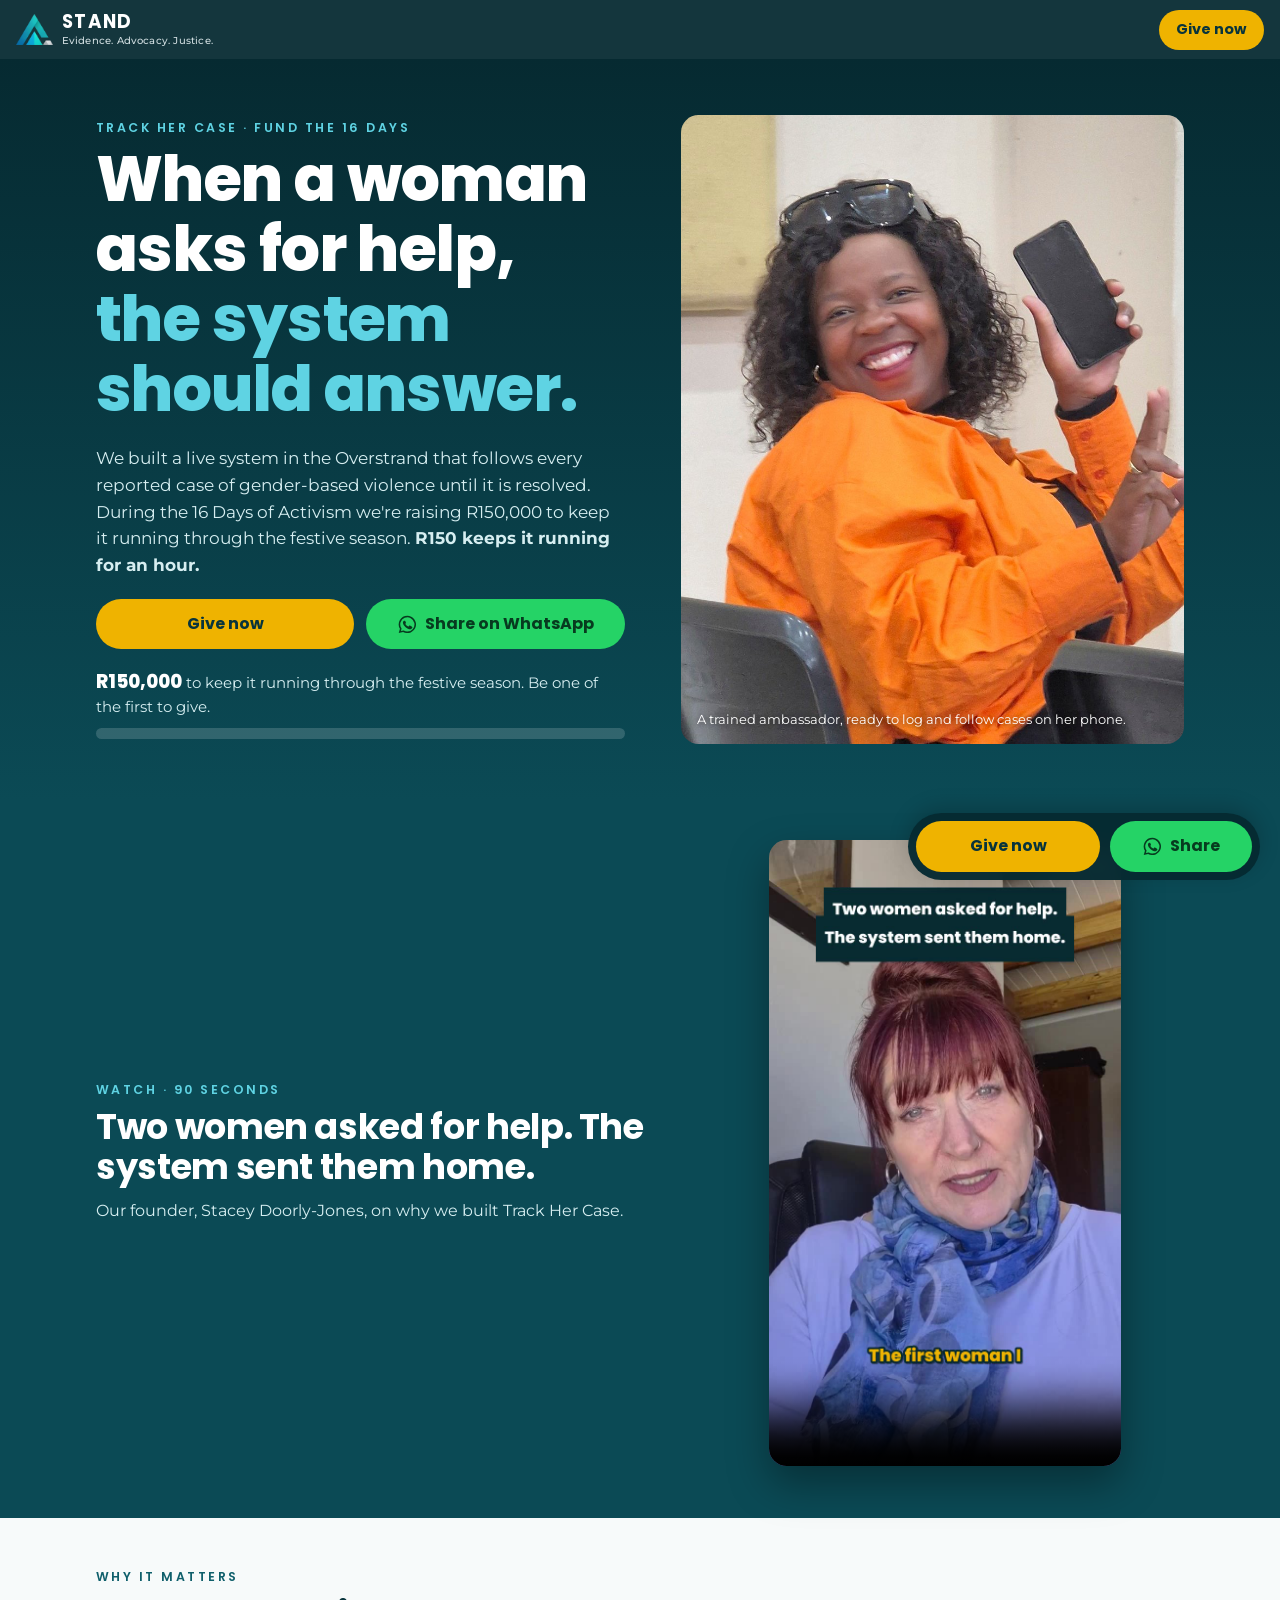
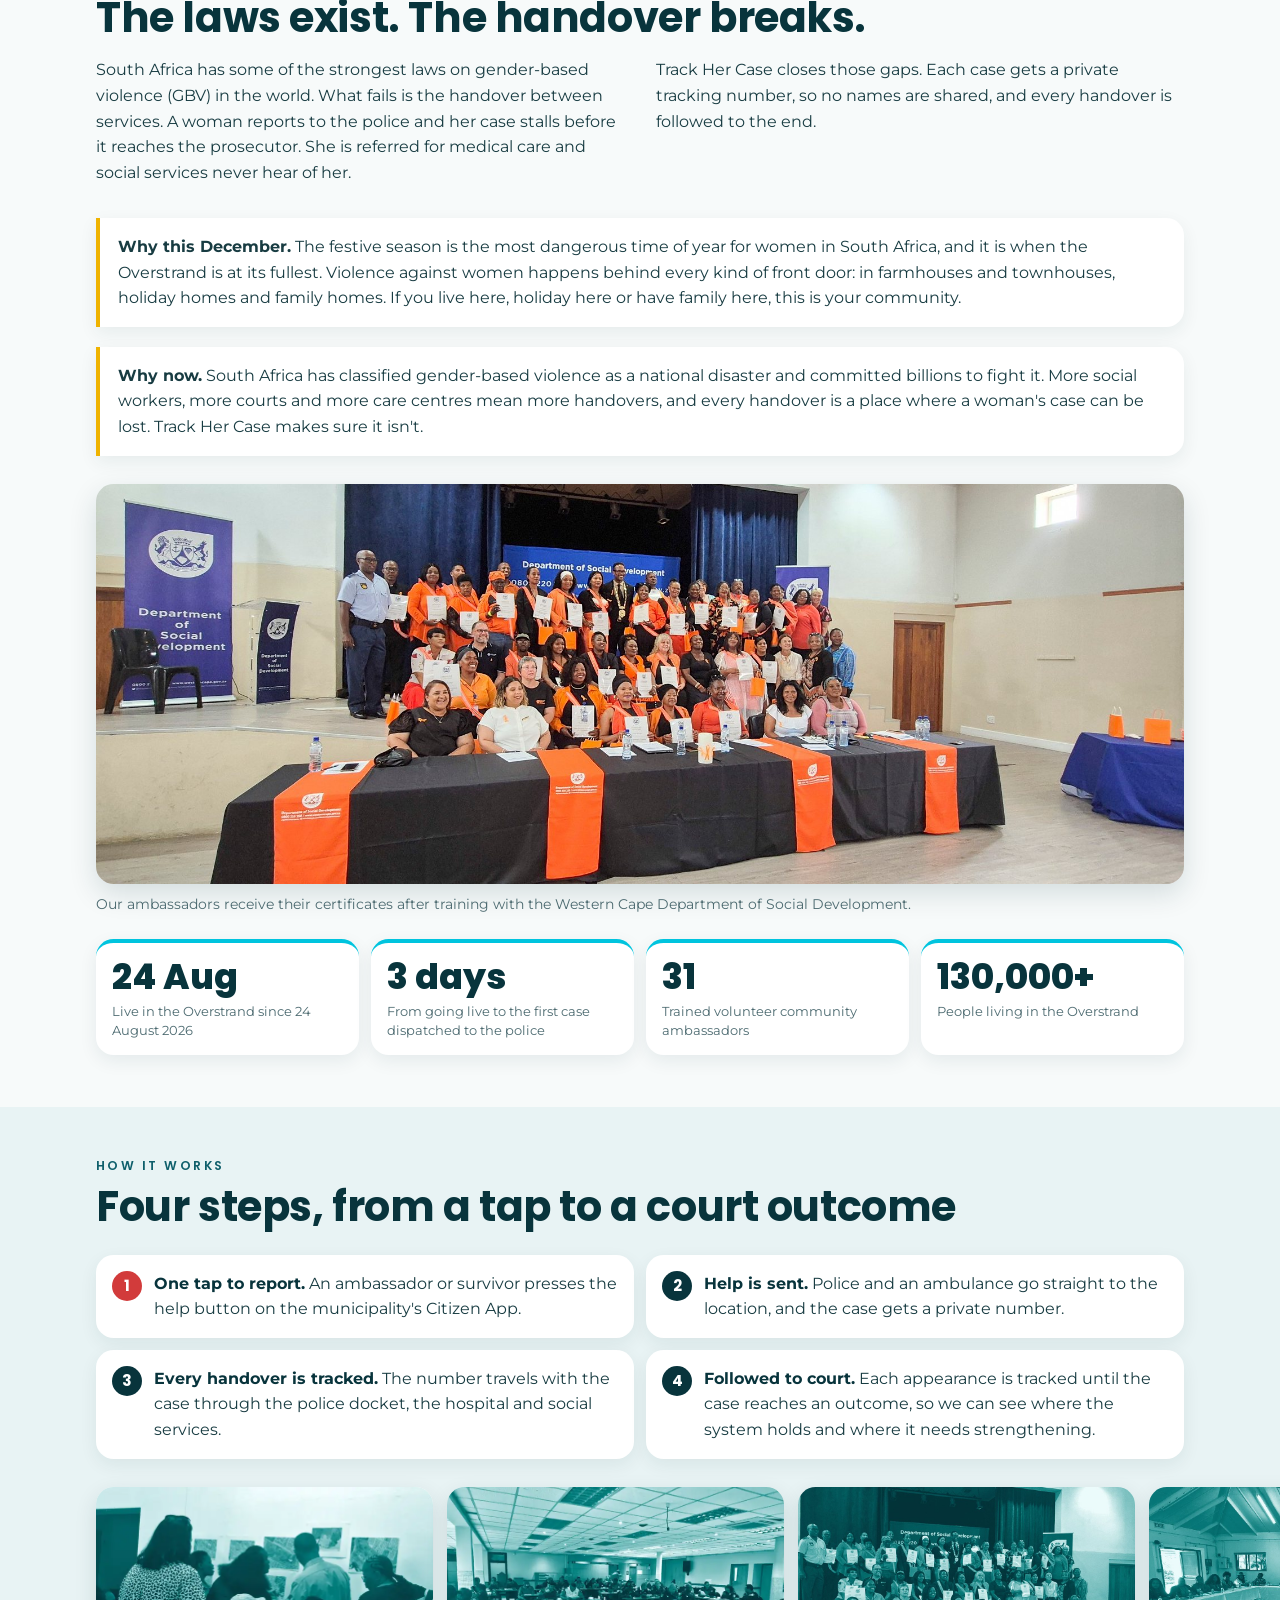
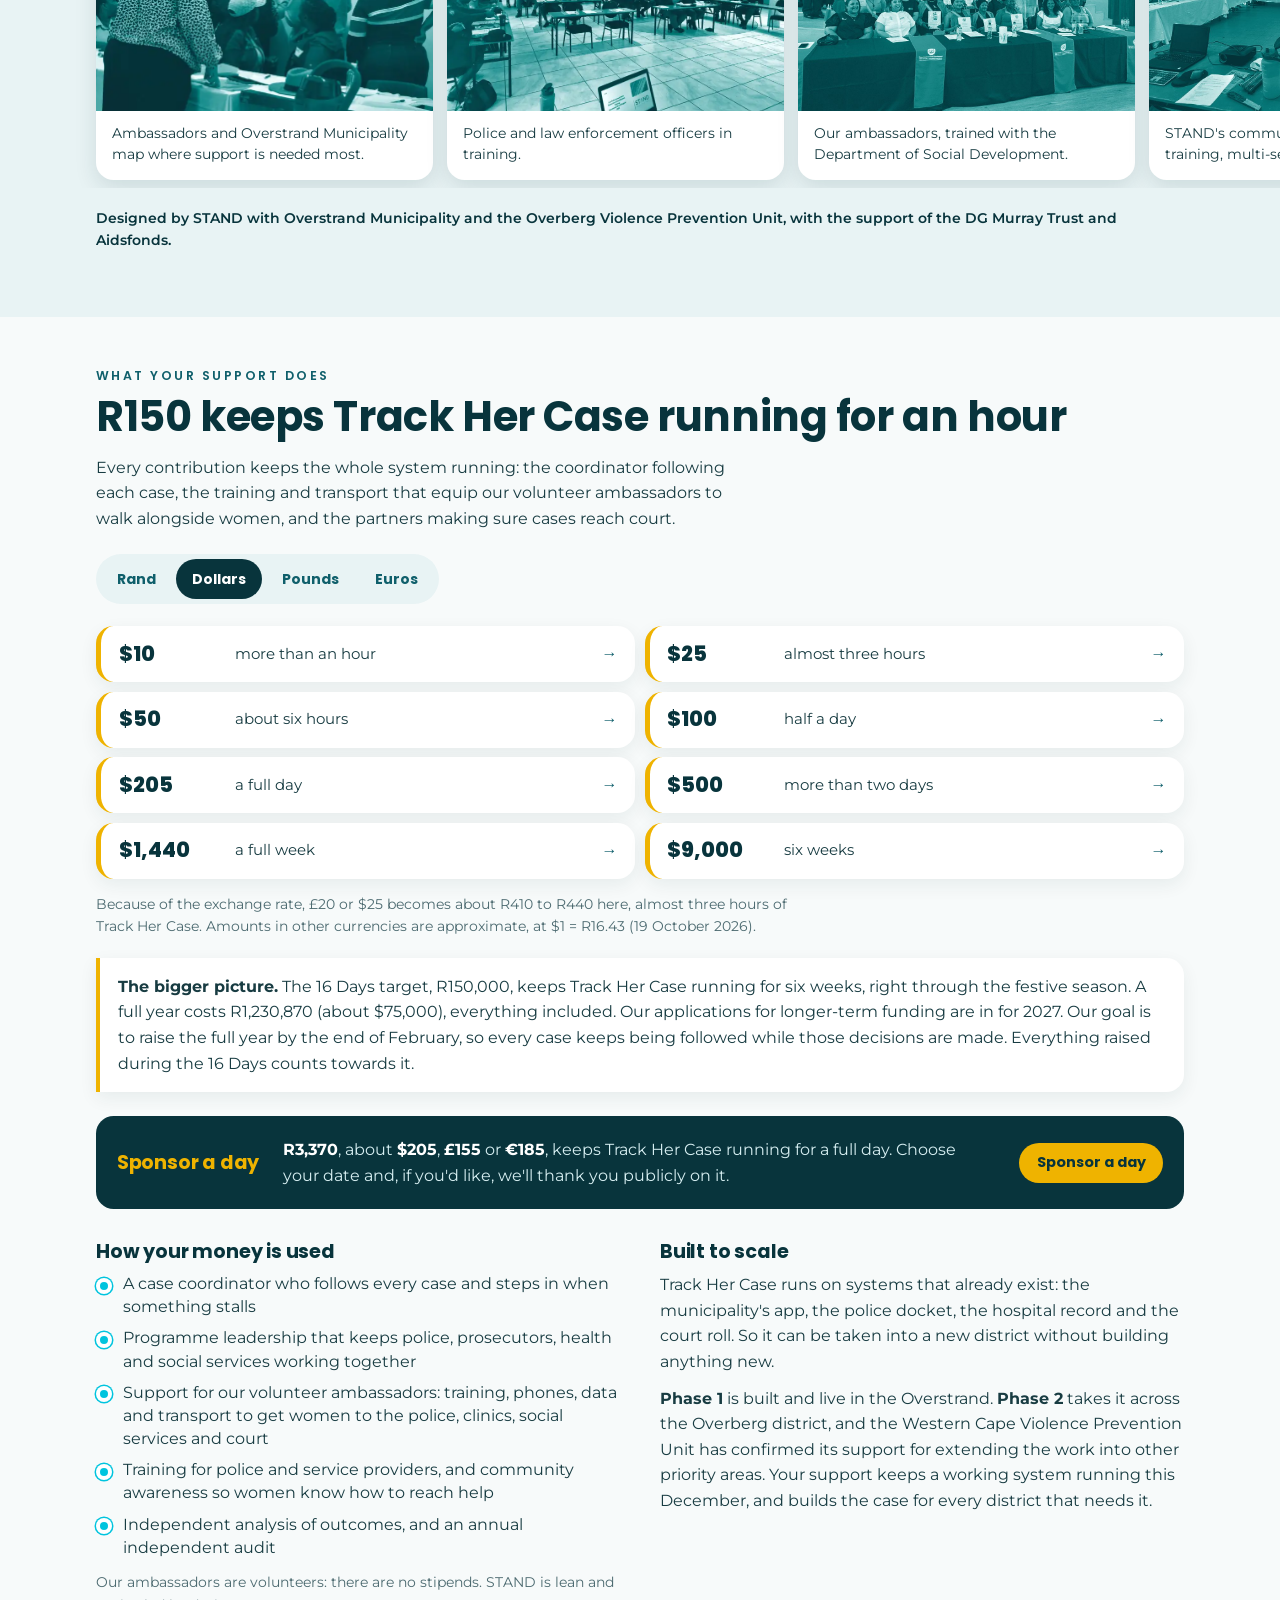
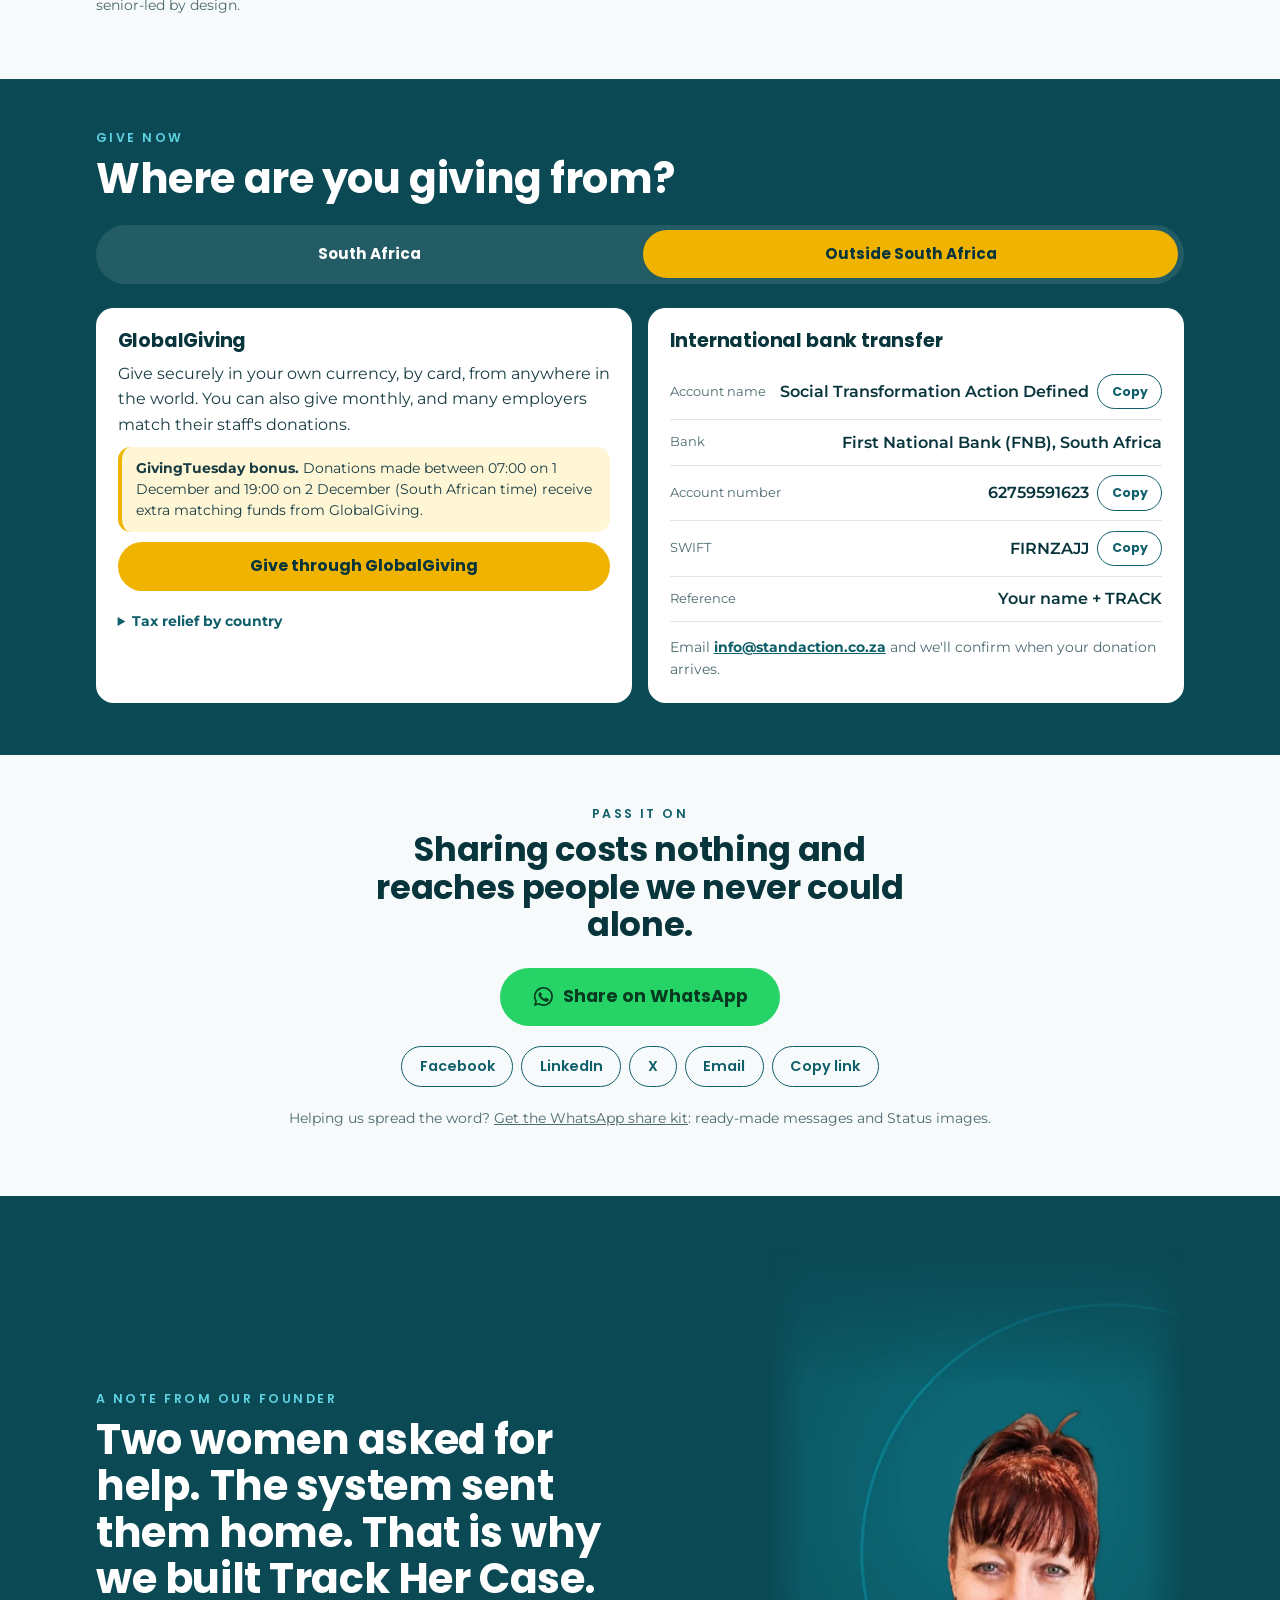
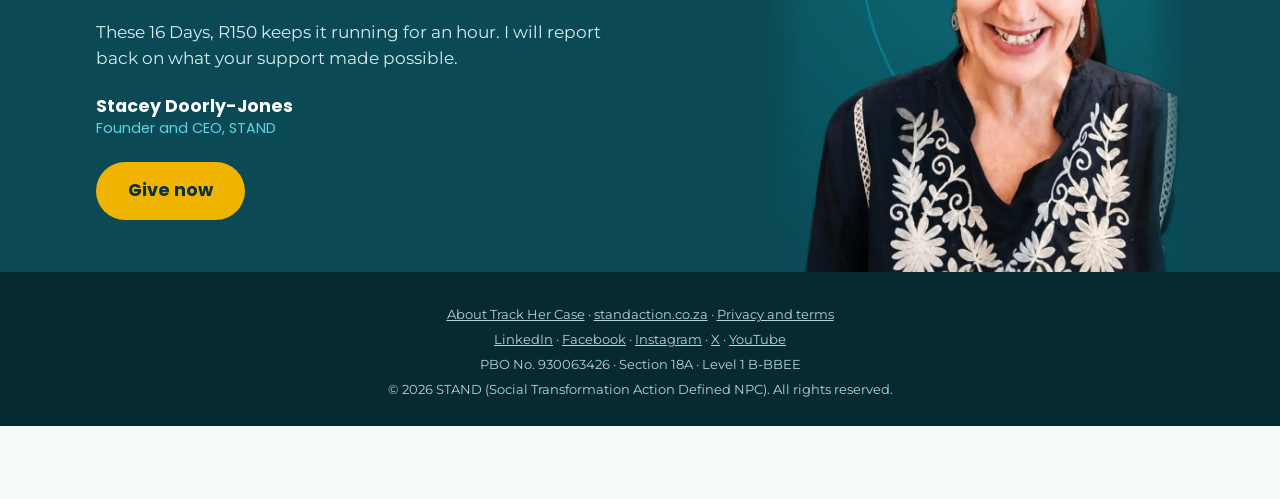
<file: give/index.html>
<!doctype html>
<html lang="en-ZA">
<head>
  <meta charset="utf-8">
  <title>Track Her Case: Give now | STAND</title>
  <link rel="canonical" href="https://standaction.co.za/campaign.html">
  <meta property="og:type" content="website">
  <meta property="og:url" content="https://standaction.co.za/campaign.html">
  <meta property="og:title" content="When a woman asks for help, the system should answer.">
  <meta property="og:description" content="Track Her Case follows every reported case of gender-based violence in the Overstrand through police, health, social services and the courts. Give now and pass it on.">
  <meta property="og:image" content="https://standaction.co.za/assets/stand/give-share.jpg">
  <meta property="og:image:width" content="1200">
  <meta property="og:image:height" content="630">
  <meta property="og:site_name" content="STAND">
  <meta name="twitter:card" content="summary_large_image">
  <meta http-equiv="refresh" content="0; url=../campaign.html">
  <script>location.replace('../campaign.html' + location.hash);</script>
</head>
<body><p><a href="../campaign.html">Track Her Case: Give now</a></p></body>
</html>
</file>
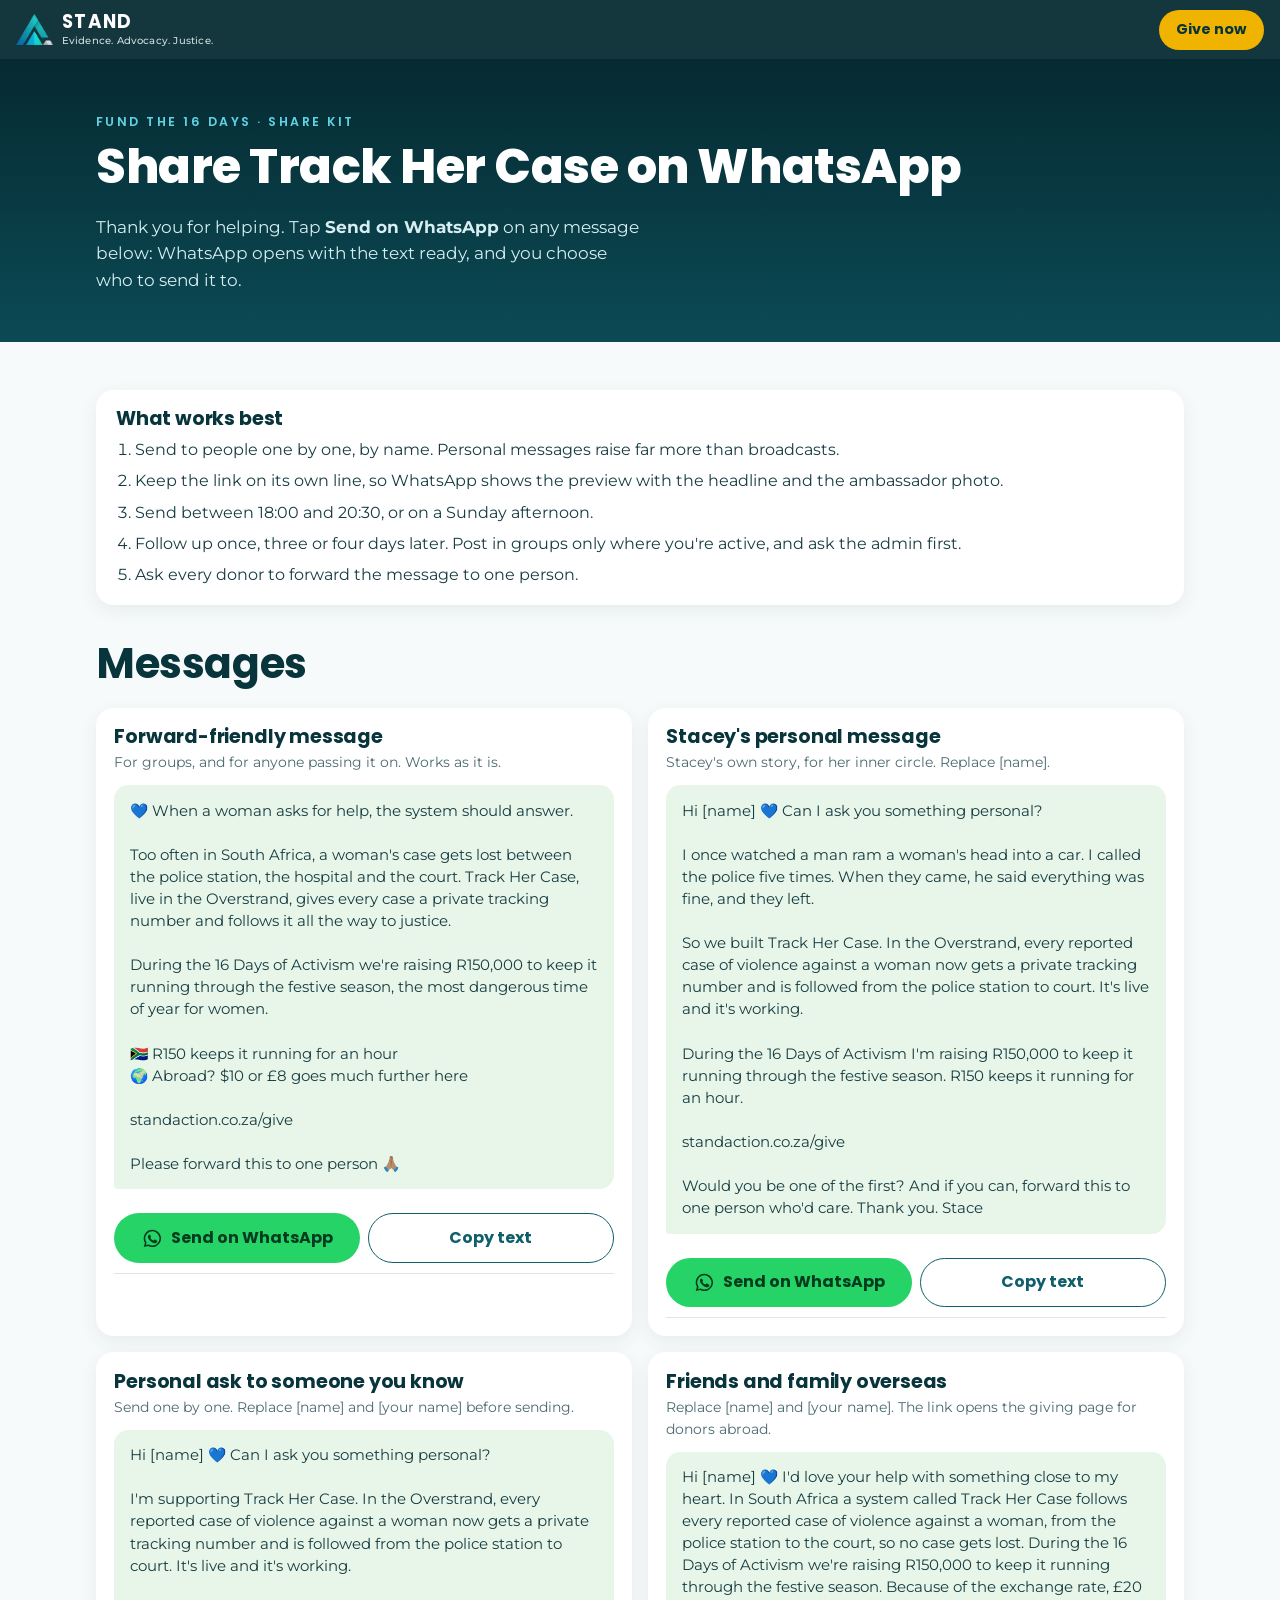
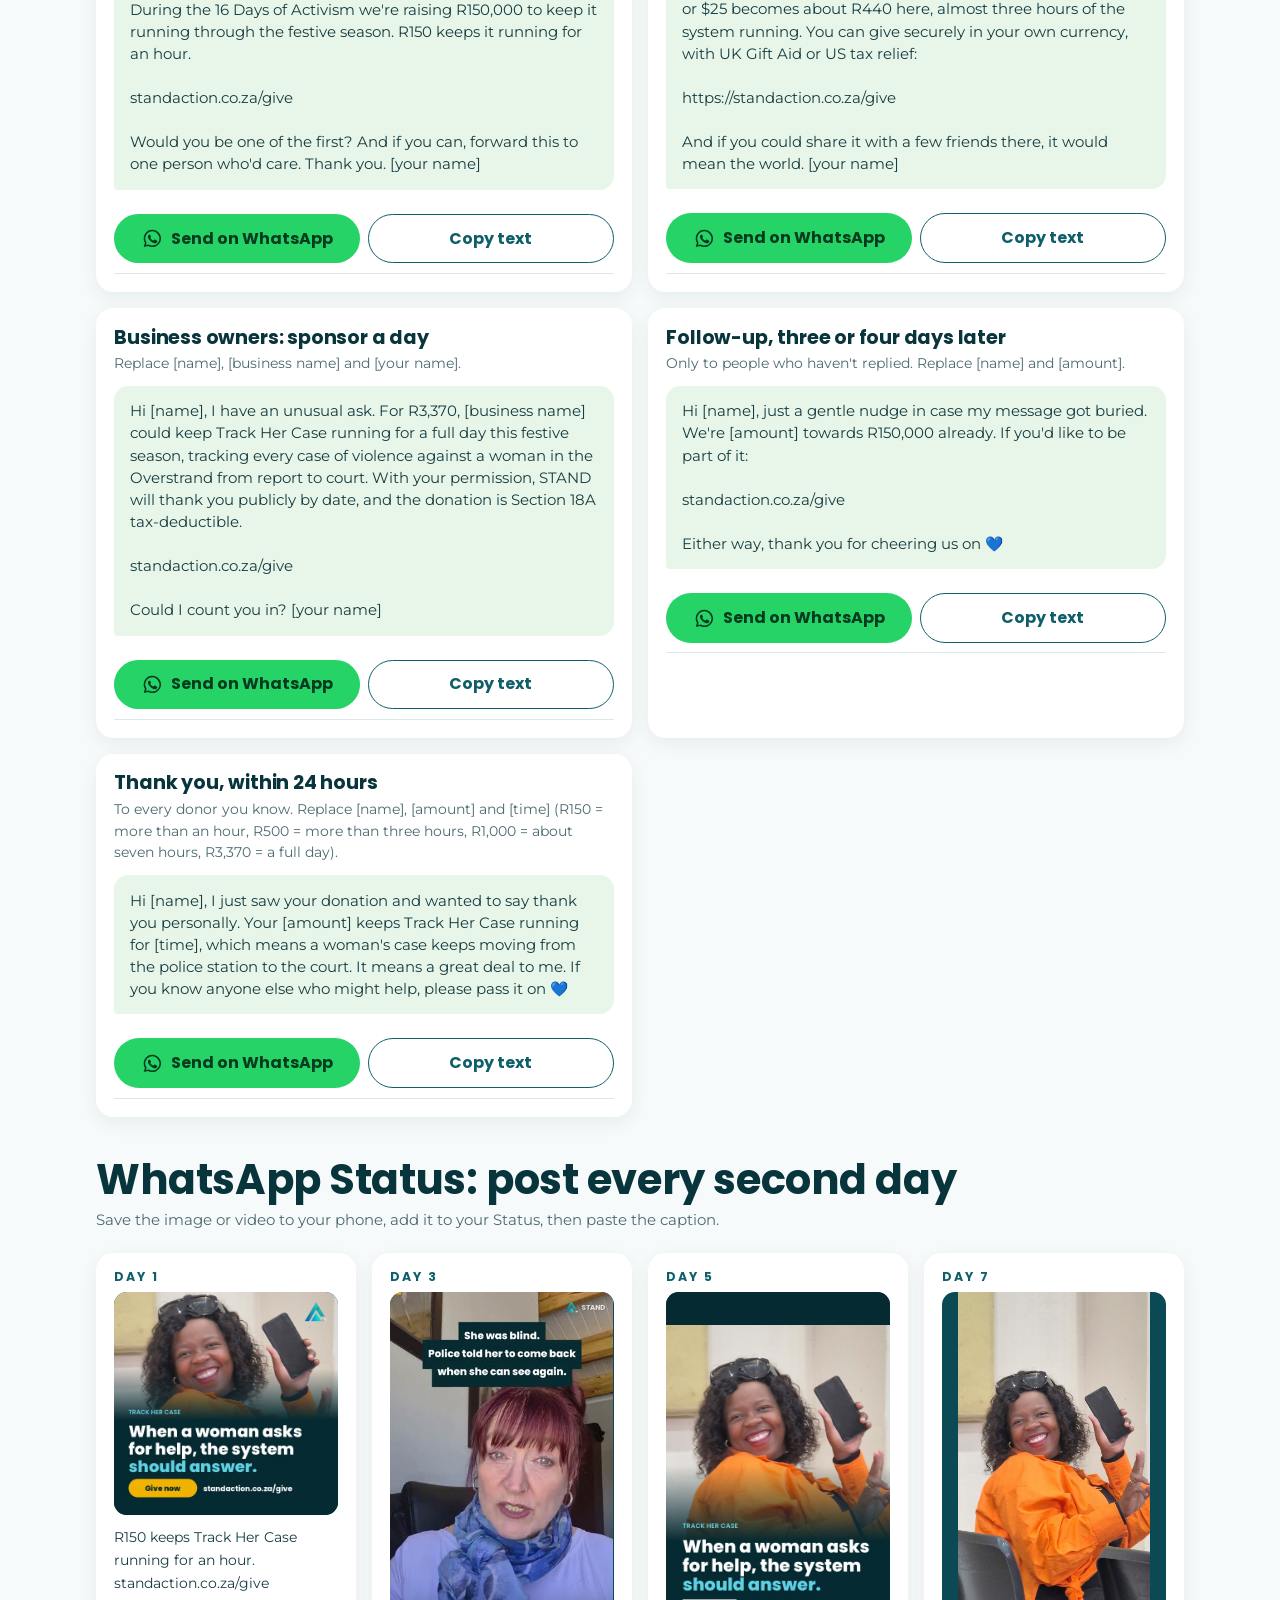
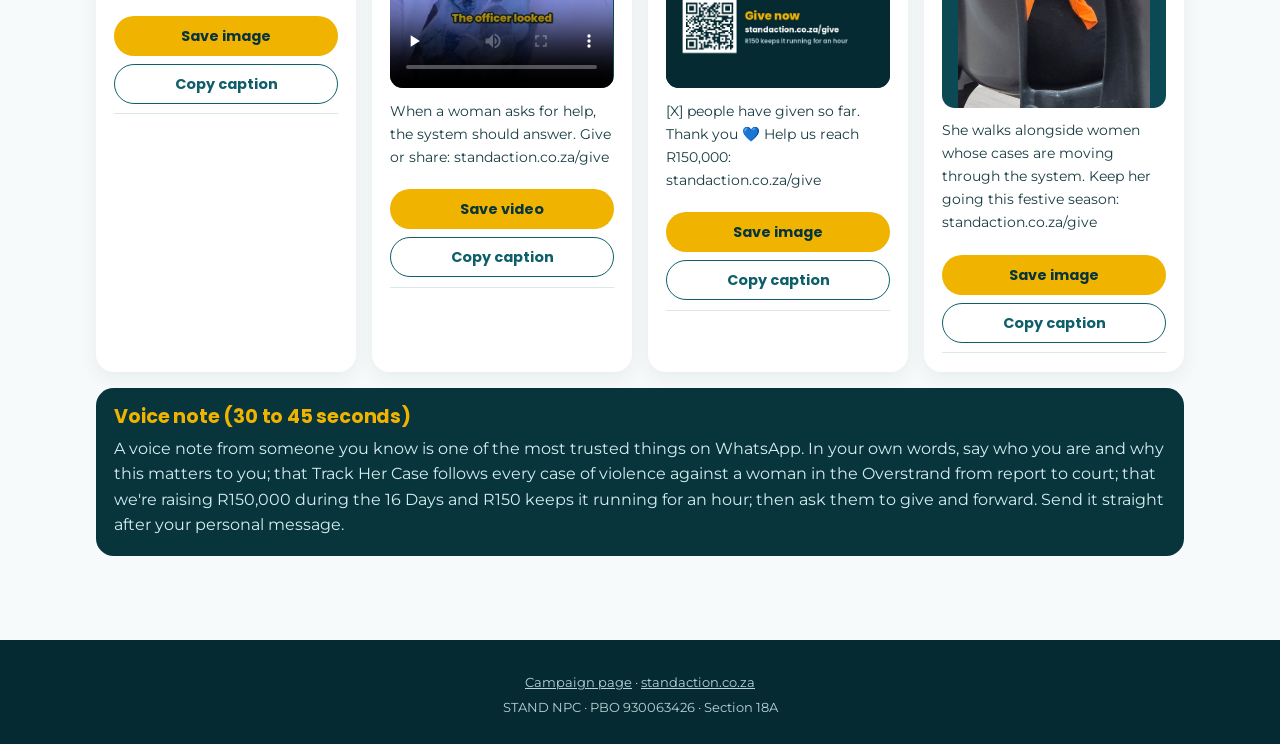
<file: share/index.html>
<!doctype html>
<html lang="en-ZA">
<head>
  <meta charset="utf-8">
  <meta name="viewport" content="width=device-width, initial-scale=1, viewport-fit=cover">
  <title>WhatsApp share kit: Track Her Case | STAND</title>
  <meta name="robots" content="noindex, nofollow">
  <meta name="theme-color" content="#08343c">
  <link rel="icon" href="../assets/stand/favicon.png" type="image/png">
  <link rel="stylesheet" href="../css/campaign.css">
  <style>
    .kit { padding-bottom: 2rem; }
    .tips { background: #fff; border-radius: var(--radius); padding: 1.1rem 1.25rem; box-shadow: 0 6px 18px rgba(8,52,60,.07); margin-top: 1.25rem; }
    .tips ol { margin: .5rem 0 0; padding-left: 1.2rem; display: grid; gap: .35rem; }
    .msg, .status { background: #fff; border-radius: var(--radius); padding: 1.15rem; box-shadow: 0 6px 18px rgba(8,52,60,.07); }
    .msgs, .statuses { display: grid; gap: 1rem; margin-top: 1.25rem; }
    .msg h3 { color: var(--ink); }
    .hint { margin: .3rem 0 .7rem; font-size: .85rem; color: var(--muted); }
    .text { white-space: pre-wrap; font: inherit; font-size: .92rem; line-height: 1.5; background: #e7f6e9; border-radius: .9rem .9rem .9rem .25rem; padding: .9rem 1rem; margin: 0 0 .9rem; }
    .row { display: flex; flex-wrap: wrap; gap: .5rem; }
    .row .btn { flex: 1 1 10rem; }
    .btn--ghost { background: transparent; color: var(--teal-2); border: 1.5px solid var(--teal-2); }
    .copy-done { background: var(--teal-2) !important; color: #fff !important; }
    .status img, .status video { width: 100%; max-height: 26rem; object-fit: contain; background: #0b4a55; border-radius: .8rem; display: block; }
    .day { margin: 0 0 .5rem; font: 700 .78rem/1 var(--head); letter-spacing: .16em; text-transform: uppercase; color: var(--teal-2); }
    .cap { font-size: .9rem; margin: .7rem 0; }
    .voice { background: var(--ink); color: #fff; border-radius: var(--radius); padding: 1.15rem; margin-top: 1rem; }
    .voice h3 { color: var(--yellow); }
    .voice p { margin: .5rem 0 0; color: #d6eef1; }
    @media (min-width: 760px) { .msgs { grid-template-columns: 1fr 1fr; } .statuses { grid-template-columns: repeat(4, 1fr); } }
    body { padding-bottom: 0; }
  </style>
</head>
<body>
  <header class="top">
    <a class="brand" href="../campaign.html" aria-label="Track Her Case campaign"><img src="../assets/stand/stand-mark-colour.png" alt="" width="400" height="330"><span class="brand-words"><span>STAND</span><small>Evidence. Advocacy. Justice.</small></span></a>
    <a class="btn btn--give btn--sm" href="../campaign.html#give">Give now</a>
  </header>
  <main class="kit">
    <section class="hero" style="padding-bottom:1.75rem">
      <div class="wrap">
        <p class="eyebrow">Fund the 16 Days · Share kit</p>
        <h1 style="font-size:clamp(1.8rem,7vw,3rem)">Share Track Her Case on WhatsApp</h1>
        <p class="lead">Thank you for helping. Tap <b>Send on WhatsApp</b> on any message below: WhatsApp opens with the text ready, and you choose who to send it to.</p>
      </div>
    </section>

    <section class="sec" style="padding-top:1.75rem">
      <div class="wrap">
        <div class="tips">
          <h3 style="color:var(--ink)">What works best</h3>
          <ol>
            <li>Send to people one by one, by name. Personal messages raise far more than broadcasts.</li>
            <li>Keep the link on its own line, so WhatsApp shows the preview with the headline and the ambassador photo.</li>
            <li>Send between 18:00 and 20:30, or on a Sunday afternoon.</li>
            <li>Follow up once, three or four days later. Post in groups only where you're active, and ask the admin first.</li>
            <li>Ask every donor to forward the message to one person.</li>
          </ol>
        </div>

        <h2 style="margin-top:2.25rem">Messages</h2>
        <div class="msgs">
      <article class="msg" id="everyone">
        <h3>Forward-friendly message</h3>
        <p class="hint">For groups, and for anyone passing it on. Works as it is.</p>
        <pre class="text">💙 When a woman asks for help, the system should answer.

Too often in South Africa, a woman&#x27;s case gets lost between the police station, the hospital and the court. Track Her Case, live in the Overstrand, gives every case a private tracking number and follows it all the way to justice.

During the 16 Days of Activism we&#x27;re raising R150,000 to keep it running through the festive season, the most dangerous time of year for women.

🇿🇦 R150 keeps it running for an hour
🌍 Abroad? $10 or £8 goes much further here

standaction.co.za/give

Please forward this to one person 🙏🏽</pre>
        <div class="row">
          <a class="btn btn--wa" href="https://wa.me/?text=https%3A%2F%2Fstandaction.co.za%2Fcampaign.html%3Fs%3Dwa%0A%0A%F0%9F%92%99%20When%20a%20woman%20asks%20for%20help%2C%20the%20system%20should%20answer.%0A%0AToo%20often%20in%20South%20Africa%2C%20a%20woman%27s%20case%20gets%20lost%20between%20the%20police%20station%2C%20the%20hospital%20and%20the%20court.%20Track%20Her%20Case%2C%20live%20in%20the%20Overstrand%2C%20gives%20every%20case%20a%20private%20tracking%20number%20and%20follows%20it%20all%20the%20way%20to%20justice.%0A%0ADuring%20the%2016%20Days%20of%20Activism%20we%27re%20raising%20R150%2C000%20to%20keep%20it%20running%20through%20the%20festive%20season%2C%20the%20most%20dangerous%20time%20of%20year%20for%20women.%0A%0A%F0%9F%87%BF%F0%9F%87%A6%20R150%20keeps%20it%20running%20for%20an%20hour%0A%F0%9F%8C%8D%20Abroad%3F%20%2410%20or%20%C2%A38%20goes%20much%20further%20here%0A%0APlease%20forward%20this%20to%20one%20person%20%F0%9F%99%8F%F0%9F%8F%BD" target="_blank" rel="noopener"><svg viewBox="0 0 24 24" aria-hidden="true"><path fill="currentColor" d="M12 2a10 10 0 0 0-8.6 15.1L2 22l5-1.3A10 10 0 1 0 12 2Zm0 18.2a8.2 8.2 0 0 1-4.2-1.1l-.3-.2-3 .8.8-2.9-.2-.3A8.2 8.2 0 1 1 12 20.2Zm4.5-6.1c-.2-.1-1.5-.7-1.7-.8s-.4-.1-.6.1-.7.8-.8 1-.3.2-.5.1a6.7 6.7 0 0 1-3.3-2.9c-.3-.4.2-.4.7-1.3.1-.2 0-.3 0-.4l-.8-1.8c-.2-.5-.4-.4-.6-.4h-.5a1 1 0 0 0-.7.3 3 3 0 0 0-.9 2.2 5.2 5.2 0 0 0 1.1 2.7 11.9 11.9 0 0 0 4.6 4c1.7.7 2.4.8 3.2.7a2.8 2.8 0 0 0 1.8-1.3 2.3 2.3 0 0 0 .2-1.3c-.1-.1-.3-.2-.5-.3Z"/></svg>Send on WhatsApp</a>
          <button class="btn btn--ghost" type="button" data-copy="💙 When a woman asks for help, the system should answer.

Too often in South Africa, a woman&#x27;s case gets lost between the police station, the hospital and the court. Track Her Case, live in the Overstrand, gives every case a private tracking number and follows it all the way to justice.

During the 16 Days of Activism we&#x27;re raising R150,000 to keep it running through the festive season, the most dangerous time of year for women.

🇿🇦 R150 keeps it running for an hour
🌍 Abroad? $10 or £8 goes much further here

standaction.co.za/give

Please forward this to one person 🙏🏽">Copy text</button>
        </div>
      </article>
      <article class="msg" id="stacey">
        <h3>Stacey&#x27;s personal message</h3>
        <p class="hint">Stacey&#x27;s own story, for her inner circle. Replace [name].</p>
        <pre class="text">Hi [name] 💙 Can I ask you something personal?

I once watched a man ram a woman&#x27;s head into a car. I called the police five times. When they came, he said everything was fine, and they left.

So we built Track Her Case. In the Overstrand, every reported case of violence against a woman now gets a private tracking number and is followed from the police station to court. It&#x27;s live and it&#x27;s working.

During the 16 Days of Activism I&#x27;m raising R150,000 to keep it running through the festive season. R150 keeps it running for an hour.

standaction.co.za/give

Would you be one of the first? And if you can, forward this to one person who&#x27;d care. Thank you. Stace</pre>
        <div class="row">
          <a class="btn btn--wa" href="https://wa.me/?text=Hi%20%5Bname%5D%20%F0%9F%92%99%20Can%20I%20ask%20you%20something%20personal%3F%0A%0AI%20once%20watched%20a%20man%20ram%20a%20woman%27s%20head%20into%20a%20car.%20I%20called%20the%20police%20five%20times.%20When%20they%20came%2C%20he%20said%20everything%20was%20fine%2C%20and%20they%20left.%0A%0ASo%20we%20built%20Track%20Her%20Case.%20In%20the%20Overstrand%2C%20every%20reported%20case%20of%20violence%20against%20a%20woman%20now%20gets%20a%20private%20tracking%20number%20and%20is%20followed%20from%20the%20police%20station%20to%20court.%20It%27s%20live%20and%20it%27s%20working.%0A%0ADuring%20the%2016%20Days%20of%20Activism%20I%27m%20raising%20R150%2C000%20to%20keep%20it%20running%20through%20the%20festive%20season.%20R150%20keeps%20it%20running%20for%20an%20hour.%0A%0Ahttps%3A%2F%2Fstandaction.co.za%2Fgive%2F%3Fs%3Dwa%0A%0AWould%20you%20be%20one%20of%20the%20first%3F%20And%20if%20you%20can%2C%20forward%20this%20to%20one%20person%20who%27d%20care.%20Thank%20you.%20Stace" target="_blank" rel="noopener"><svg viewBox="0 0 24 24" aria-hidden="true"><path fill="currentColor" d="M12 2a10 10 0 0 0-8.6 15.1L2 22l5-1.3A10 10 0 1 0 12 2Zm0 18.2a8.2 8.2 0 0 1-4.2-1.1l-.3-.2-3 .8.8-2.9-.2-.3A8.2 8.2 0 1 1 12 20.2Zm4.5-6.1c-.2-.1-1.5-.7-1.7-.8s-.4-.1-.6.1-.7.8-.8 1-.3.2-.5.1a6.7 6.7 0 0 1-3.3-2.9c-.3-.4.2-.4.7-1.3.1-.2 0-.3 0-.4l-.8-1.8c-.2-.5-.4-.4-.6-.4h-.5a1 1 0 0 0-.7.3 3 3 0 0 0-.9 2.2 5.2 5.2 0 0 0 1.1 2.7 11.9 11.9 0 0 0 4.6 4c1.7.7 2.4.8 3.2.7a2.8 2.8 0 0 0 1.8-1.3 2.3 2.3 0 0 0 .2-1.3c-.1-.1-.3-.2-.5-.3Z"/></svg>Send on WhatsApp</a>
          <button class="btn btn--ghost" type="button" data-copy="Hi [name] 💙 Can I ask you something personal?

I once watched a man ram a woman&#x27;s head into a car. I called the police five times. When they came, he said everything was fine, and they left.

So we built Track Her Case. In the Overstrand, every reported case of violence against a woman now gets a private tracking number and is followed from the police station to court. It&#x27;s live and it&#x27;s working.

During the 16 Days of Activism I&#x27;m raising R150,000 to keep it running through the festive season. R150 keeps it running for an hour.

standaction.co.za/give

Would you be one of the first? And if you can, forward this to one person who&#x27;d care. Thank you. Stace">Copy text</button>
        </div>
      </article>
      <article class="msg" id="personal">
        <h3>Personal ask to someone you know</h3>
        <p class="hint">Send one by one. Replace [name] and [your name] before sending.</p>
        <pre class="text">Hi [name] 💙 Can I ask you something personal?

I&#x27;m supporting Track Her Case. In the Overstrand, every reported case of violence against a woman now gets a private tracking number and is followed from the police station to court. It&#x27;s live and it&#x27;s working.

During the 16 Days of Activism we&#x27;re raising R150,000 to keep it running through the festive season. R150 keeps it running for an hour.

standaction.co.za/give

Would you be one of the first? And if you can, forward this to one person who&#x27;d care. Thank you. [your name]</pre>
        <div class="row">
          <a class="btn btn--wa" href="https://wa.me/?text=Hi%20%5Bname%5D%20%F0%9F%92%99%20Can%20I%20ask%20you%20something%20personal%3F%0A%0AI%27m%20supporting%20Track%20Her%20Case.%20In%20the%20Overstrand%2C%20every%20reported%20case%20of%20violence%20against%20a%20woman%20now%20gets%20a%20private%20tracking%20number%20and%20is%20followed%20from%20the%20police%20station%20to%20court.%20It%27s%20live%20and%20it%27s%20working.%0A%0ADuring%20the%2016%20Days%20of%20Activism%20we%27re%20raising%20R150%2C000%20to%20keep%20it%20running%20through%20the%20festive%20season.%20R150%20keeps%20it%20running%20for%20an%20hour.%0A%0Ahttps%3A%2F%2Fstandaction.co.za%2Fgive%2F%3Fs%3Dwa%0A%0AWould%20you%20be%20one%20of%20the%20first%3F%20And%20if%20you%20can%2C%20forward%20this%20to%20one%20person%20who%27d%20care.%20Thank%20you.%20%5Byour%20name%5D" target="_blank" rel="noopener"><svg viewBox="0 0 24 24" aria-hidden="true"><path fill="currentColor" d="M12 2a10 10 0 0 0-8.6 15.1L2 22l5-1.3A10 10 0 1 0 12 2Zm0 18.2a8.2 8.2 0 0 1-4.2-1.1l-.3-.2-3 .8.8-2.9-.2-.3A8.2 8.2 0 1 1 12 20.2Zm4.5-6.1c-.2-.1-1.5-.7-1.7-.8s-.4-.1-.6.1-.7.8-.8 1-.3.2-.5.1a6.7 6.7 0 0 1-3.3-2.9c-.3-.4.2-.4.7-1.3.1-.2 0-.3 0-.4l-.8-1.8c-.2-.5-.4-.4-.6-.4h-.5a1 1 0 0 0-.7.3 3 3 0 0 0-.9 2.2 5.2 5.2 0 0 0 1.1 2.7 11.9 11.9 0 0 0 4.6 4c1.7.7 2.4.8 3.2.7a2.8 2.8 0 0 0 1.8-1.3 2.3 2.3 0 0 0 .2-1.3c-.1-.1-.3-.2-.5-.3Z"/></svg>Send on WhatsApp</a>
          <button class="btn btn--ghost" type="button" data-copy="Hi [name] 💙 Can I ask you something personal?

I&#x27;m supporting Track Her Case. In the Overstrand, every reported case of violence against a woman now gets a private tracking number and is followed from the police station to court. It&#x27;s live and it&#x27;s working.

During the 16 Days of Activism we&#x27;re raising R150,000 to keep it running through the festive season. R150 keeps it running for an hour.

standaction.co.za/give

Would you be one of the first? And if you can, forward this to one person who&#x27;d care. Thank you. [your name]">Copy text</button>
        </div>
      </article>
      <article class="msg" id="overseas">
        <h3>Friends and family overseas</h3>
        <p class="hint">Replace [name] and [your name]. The link opens the giving page for donors abroad.</p>
        <pre class="text">Hi [name] 💙 I&#x27;d love your help with something close to my heart. In South Africa a system called Track Her Case follows every reported case of violence against a woman, from the police station to the court, so no case gets lost. During the 16 Days of Activism we&#x27;re raising R150,000 to keep it running through the festive season. Because of the exchange rate, £20 or $25 becomes about R440 here, almost three hours of the system running. You can give securely in your own currency, with UK Gift Aid or US tax relief:

https://standaction.co.za/give

And if you could share it with a few friends there, it would mean the world. [your name]</pre>
        <div class="row">
          <a class="btn btn--wa" href="https://wa.me/?text=Hi%20%5Bname%5D%20%F0%9F%92%99%20I%27d%20love%20your%20help%20with%20something%20close%20to%20my%20heart.%20In%20South%20Africa%20a%20system%20called%20Track%20Her%20Case%20follows%20every%20reported%20case%20of%20violence%20against%20a%20woman%2C%20from%20the%20police%20station%20to%20the%20court%2C%20so%20no%20case%20gets%20lost.%20During%20the%2016%20Days%20of%20Activism%20we%27re%20raising%20R150%2C000%20to%20keep%20it%20running%20through%20the%20festive%20season.%20Because%20of%20the%20exchange%20rate%2C%20%C2%A320%20or%20%2425%20becomes%20about%20R440%20here%2C%20almost%20three%20hours%20of%20the%20system%20running.%20You%20can%20give%20securely%20in%20your%20own%20currency%2C%20with%20UK%20Gift%20Aid%20or%20US%20tax%20relief%3A%0A%0Ahttps%3A%2F%2Fstandaction.co.za%2Fgive%2F%3Fs%3Dwa%0A%0AAnd%20if%20you%20could%20share%20it%20with%20a%20few%20friends%20there%2C%20it%20would%20mean%20the%20world.%20%5Byour%20name%5D" target="_blank" rel="noopener"><svg viewBox="0 0 24 24" aria-hidden="true"><path fill="currentColor" d="M12 2a10 10 0 0 0-8.6 15.1L2 22l5-1.3A10 10 0 1 0 12 2Zm0 18.2a8.2 8.2 0 0 1-4.2-1.1l-.3-.2-3 .8.8-2.9-.2-.3A8.2 8.2 0 1 1 12 20.2Zm4.5-6.1c-.2-.1-1.5-.7-1.7-.8s-.4-.1-.6.1-.7.8-.8 1-.3.2-.5.1a6.7 6.7 0 0 1-3.3-2.9c-.3-.4.2-.4.7-1.3.1-.2 0-.3 0-.4l-.8-1.8c-.2-.5-.4-.4-.6-.4h-.5a1 1 0 0 0-.7.3 3 3 0 0 0-.9 2.2 5.2 5.2 0 0 0 1.1 2.7 11.9 11.9 0 0 0 4.6 4c1.7.7 2.4.8 3.2.7a2.8 2.8 0 0 0 1.8-1.3 2.3 2.3 0 0 0 .2-1.3c-.1-.1-.3-.2-.5-.3Z"/></svg>Send on WhatsApp</a>
          <button class="btn btn--ghost" type="button" data-copy="Hi [name] 💙 I&#x27;d love your help with something close to my heart. In South Africa a system called Track Her Case follows every reported case of violence against a woman, from the police station to the court, so no case gets lost. During the 16 Days of Activism we&#x27;re raising R150,000 to keep it running through the festive season. Because of the exchange rate, £20 or $25 becomes about R440 here, almost three hours of the system running. You can give securely in your own currency, with UK Gift Aid or US tax relief:

https://standaction.co.za/give

And if you could share it with a few friends there, it would mean the world. [your name]">Copy text</button>
        </div>
      </article>
      <article class="msg" id="business">
        <h3>Business owners: sponsor a day</h3>
        <p class="hint">Replace [name], [business name] and [your name].</p>
        <pre class="text">Hi [name], I have an unusual ask. For R3,370, [business name] could keep Track Her Case running for a full day this festive season, tracking every case of violence against a woman in the Overstrand from report to court. With your permission, STAND will thank you publicly by date, and the donation is Section 18A tax-deductible.

standaction.co.za/give

Could I count you in? [your name]</pre>
        <div class="row">
          <a class="btn btn--wa" href="https://wa.me/?text=Hi%20%5Bname%5D%2C%20I%20have%20an%20unusual%20ask.%20For%20R3%2C370%2C%20%5Bbusiness%20name%5D%20could%20keep%20Track%20Her%20Case%20running%20for%20a%20full%20day%20this%20festive%20season%2C%20tracking%20every%20case%20of%20violence%20against%20a%20woman%20in%20the%20Overstrand%20from%20report%20to%20court.%20With%20your%20permission%2C%20STAND%20will%20thank%20you%20publicly%20by%20date%2C%20and%20the%20gift%20is%20Section%2018A%20tax-deductible.%0A%0Ahttps%3A%2F%2Fstandaction.co.za%2Fgive%2F%3Fs%3Dwa%0A%0ACould%20I%20count%20you%20in%3F%20%5Byour%20name%5D" target="_blank" rel="noopener"><svg viewBox="0 0 24 24" aria-hidden="true"><path fill="currentColor" d="M12 2a10 10 0 0 0-8.6 15.1L2 22l5-1.3A10 10 0 1 0 12 2Zm0 18.2a8.2 8.2 0 0 1-4.2-1.1l-.3-.2-3 .8.8-2.9-.2-.3A8.2 8.2 0 1 1 12 20.2Zm4.5-6.1c-.2-.1-1.5-.7-1.7-.8s-.4-.1-.6.1-.7.8-.8 1-.3.2-.5.1a6.7 6.7 0 0 1-3.3-2.9c-.3-.4.2-.4.7-1.3.1-.2 0-.3 0-.4l-.8-1.8c-.2-.5-.4-.4-.6-.4h-.5a1 1 0 0 0-.7.3 3 3 0 0 0-.9 2.2 5.2 5.2 0 0 0 1.1 2.7 11.9 11.9 0 0 0 4.6 4c1.7.7 2.4.8 3.2.7a2.8 2.8 0 0 0 1.8-1.3 2.3 2.3 0 0 0 .2-1.3c-.1-.1-.3-.2-.5-.3Z"/></svg>Send on WhatsApp</a>
          <button class="btn btn--ghost" type="button" data-copy="Hi [name], I have an unusual ask. For R3,370, [business name] could keep Track Her Case running for a full day this festive season, tracking every case of violence against a woman in the Overstrand from report to court. With your permission, STAND will thank you publicly by date, and the donation is Section 18A tax-deductible.

standaction.co.za/give

Could I count you in? [your name]">Copy text</button>
        </div>
      </article>
      <article class="msg" id="nudge">
        <h3>Follow-up, three or four days later</h3>
        <p class="hint">Only to people who haven&#x27;t replied. Replace [name] and [amount].</p>
        <pre class="text">Hi [name], just a gentle nudge in case my message got buried. We&#x27;re [amount] towards R150,000 already. If you&#x27;d like to be part of it:

standaction.co.za/give

Either way, thank you for cheering us on 💙</pre>
        <div class="row">
          <a class="btn btn--wa" href="https://wa.me/?text=Hi%20%5Bname%5D%2C%20just%20a%20gentle%20nudge%20in%20case%20my%20message%20got%20buried.%20We%27re%20%5Bamount%5D%20towards%20R150%2C000%20already.%20If%20you%27d%20like%20to%20be%20part%20of%20it%3A%0A%0Ahttps%3A%2F%2Fstandaction.co.za%2Fgive%2F%3Fs%3Dwa%0A%0AEither%20way%2C%20thank%20you%20for%20cheering%20us%20on%20%F0%9F%92%99" target="_blank" rel="noopener"><svg viewBox="0 0 24 24" aria-hidden="true"><path fill="currentColor" d="M12 2a10 10 0 0 0-8.6 15.1L2 22l5-1.3A10 10 0 1 0 12 2Zm0 18.2a8.2 8.2 0 0 1-4.2-1.1l-.3-.2-3 .8.8-2.9-.2-.3A8.2 8.2 0 1 1 12 20.2Zm4.5-6.1c-.2-.1-1.5-.7-1.7-.8s-.4-.1-.6.1-.7.8-.8 1-.3.2-.5.1a6.7 6.7 0 0 1-3.3-2.9c-.3-.4.2-.4.7-1.3.1-.2 0-.3 0-.4l-.8-1.8c-.2-.5-.4-.4-.6-.4h-.5a1 1 0 0 0-.7.3 3 3 0 0 0-.9 2.2 5.2 5.2 0 0 0 1.1 2.7 11.9 11.9 0 0 0 4.6 4c1.7.7 2.4.8 3.2.7a2.8 2.8 0 0 0 1.8-1.3 2.3 2.3 0 0 0 .2-1.3c-.1-.1-.3-.2-.5-.3Z"/></svg>Send on WhatsApp</a>
          <button class="btn btn--ghost" type="button" data-copy="Hi [name], just a gentle nudge in case my message got buried. We&#x27;re [amount] towards R150,000 already. If you&#x27;d like to be part of it:

standaction.co.za/give

Either way, thank you for cheering us on 💙">Copy text</button>
        </div>
      </article>
      <article class="msg" id="thanks">
        <h3>Thank you, within 24 hours</h3>
        <p class="hint">To every donor you know. Replace [name], [amount] and [time] (R150 = more than an hour, R500 = more than three hours, R1,000 = about seven hours, R3,370 = a full day).</p>
        <pre class="text">Hi [name], I just saw your donation and wanted to say thank you personally. Your [amount] keeps Track Her Case running for [time], which means a woman&#x27;s case keeps moving from the police station to the court. It means a great deal to me. If you know anyone else who might help, please pass it on 💙</pre>
        <div class="row">
          <a class="btn btn--wa" href="https://wa.me/?text=Hi%20%5Bname%5D%2C%20I%20just%20saw%20your%20gift%20and%20wanted%20to%20say%20thank%20you%20personally.%20Your%20%5Bamount%5D%20keeps%20Track%20Her%20Case%20running%20for%20%5Btime%5D%2C%20which%20means%20a%20woman%27s%20case%20keeps%20moving%20from%20the%20police%20station%20to%20the%20court.%20It%20means%20a%20great%20deal%20to%20me.%20If%20you%20know%20anyone%20else%20who%20might%20help%2C%20please%20pass%20it%20on%20%F0%9F%92%99" target="_blank" rel="noopener"><svg viewBox="0 0 24 24" aria-hidden="true"><path fill="currentColor" d="M12 2a10 10 0 0 0-8.6 15.1L2 22l5-1.3A10 10 0 1 0 12 2Zm0 18.2a8.2 8.2 0 0 1-4.2-1.1l-.3-.2-3 .8.8-2.9-.2-.3A8.2 8.2 0 1 1 12 20.2Zm4.5-6.1c-.2-.1-1.5-.7-1.7-.8s-.4-.1-.6.1-.7.8-.8 1-.3.2-.5.1a6.7 6.7 0 0 1-3.3-2.9c-.3-.4.2-.4.7-1.3.1-.2 0-.3 0-.4l-.8-1.8c-.2-.5-.4-.4-.6-.4h-.5a1 1 0 0 0-.7.3 3 3 0 0 0-.9 2.2 5.2 5.2 0 0 0 1.1 2.7 11.9 11.9 0 0 0 4.6 4c1.7.7 2.4.8 3.2.7a2.8 2.8 0 0 0 1.8-1.3 2.3 2.3 0 0 0 .2-1.3c-.1-.1-.3-.2-.5-.3Z"/></svg>Send on WhatsApp</a>
          <button class="btn btn--ghost" type="button" data-copy="Hi [name], I just saw your donation and wanted to say thank you personally. Your [amount] keeps Track Her Case running for [time], which means a woman&#x27;s case keeps moving from the police station to the court. It means a great deal to me. If you know anyone else who might help, please pass it on 💙">Copy text</button>
        </div>
      </article>
        </div>

        <h2 style="margin-top:2.5rem">WhatsApp Status: post every second day</h2>
        <p class="hint" style="font-size:.95rem">Save the image or video to your phone, add it to your Status, then paste the caption.</p>
        <div class="statuses">
      <article class="status">
        <p class="day">Day 1</p>
        <img src="../assets/share/track-her-case-square.jpg" alt="Square campaign image" loading="lazy">
        <p class="cap">R150 keeps Track Her Case running for an hour. standaction.co.za/give</p>
        <div class="row">
          <a class="btn btn--give btn--sm" href="../assets/share/track-her-case-square.jpg" download>Save image</a>
          <button class="btn btn--ghost btn--sm" type="button" data-copy="R150 keeps Track Her Case running for an hour. standaction.co.za/give">Copy caption</button>
        </div>
      </article>
      <article class="status">
        <p class="day">Day 3</p>
        <video src="../assets/share/track-her-case-24s.mp4" poster="../assets/share/track-her-case-24s.jpg" controls playsinline preload="none"></video>
        <p class="cap">When a woman asks for help, the system should answer. Give or share: standaction.co.za/give</p>
        <div class="row">
          <a class="btn btn--give btn--sm" href="../assets/share/track-her-case-24s.mp4" download>Save video</a>
          <button class="btn btn--ghost btn--sm" type="button" data-copy="When a woman asks for help, the system should answer. Give or share: standaction.co.za/give">Copy caption</button>
        </div>
      </article>
      <article class="status">
        <p class="day">Day 5</p>
        <img src="../assets/share/track-her-case-status.jpg" alt="Status image with QR code" loading="lazy">
        <p class="cap">[X] people have given so far. Thank you 💙 Help us reach R150,000: standaction.co.za/give</p>
        <div class="row">
          <a class="btn btn--give btn--sm" href="../assets/share/track-her-case-status.jpg" download>Save image</a>
          <button class="btn btn--ghost btn--sm" type="button" data-copy="[X] people have given so far. Thank you 💙 Help us reach R150,000: standaction.co.za/give">Copy caption</button>
        </div>
      </article>
      <article class="status">
        <p class="day">Day 7</p>
        <img src="../assets/share/ambassador.jpg" alt="Ambassador photo" loading="lazy">
        <p class="cap">She walks alongside women whose cases are moving through the system. Keep her going this festive season: standaction.co.za/give</p>
        <div class="row">
          <a class="btn btn--give btn--sm" href="../assets/share/ambassador.jpg" download>Save image</a>
          <button class="btn btn--ghost btn--sm" type="button" data-copy="She walks alongside women whose cases are moving through the system. Keep her going this festive season: standaction.co.za/give">Copy caption</button>
        </div>
      </article>
        </div>

        <div class="voice">
          <h3>Voice note (30 to 45 seconds)</h3>
          <p>A voice note from someone you know is one of the most trusted things on WhatsApp. In your own words, say who you are and why this matters to you; that Track Her Case follows every case of violence against a woman in the Overstrand from report to court; that we're raising R150,000 during the 16 Days and R150 keeps it running for an hour; then ask them to give and forward. Send it straight after your personal message.</p>
        </div>
      </div>
    </section>
  </main>
  <footer class="foot"><div class="wrap"><p><a href="../campaign.html">Campaign page</a> · <a href="../index.html">standaction.co.za</a></p><p>STAND NPC · PBO 930063426 · Section 18A</p></div></footer>
  <script>
  document.querySelectorAll('[data-copy]').forEach(function (b) {
    var label = b.textContent;
    b.addEventListener('click', function () {
      var done = function () { b.textContent = 'Copied'; b.classList.add('copy-done'); setTimeout(function () { b.textContent = label; b.classList.remove('copy-done'); }, 2000); };
      if (navigator.clipboard) navigator.clipboard.writeText(b.dataset.copy).then(done, function () { b.textContent = 'Press and hold the text to copy'; });
    });
  });
  </script>
</body>
</html>
</file>
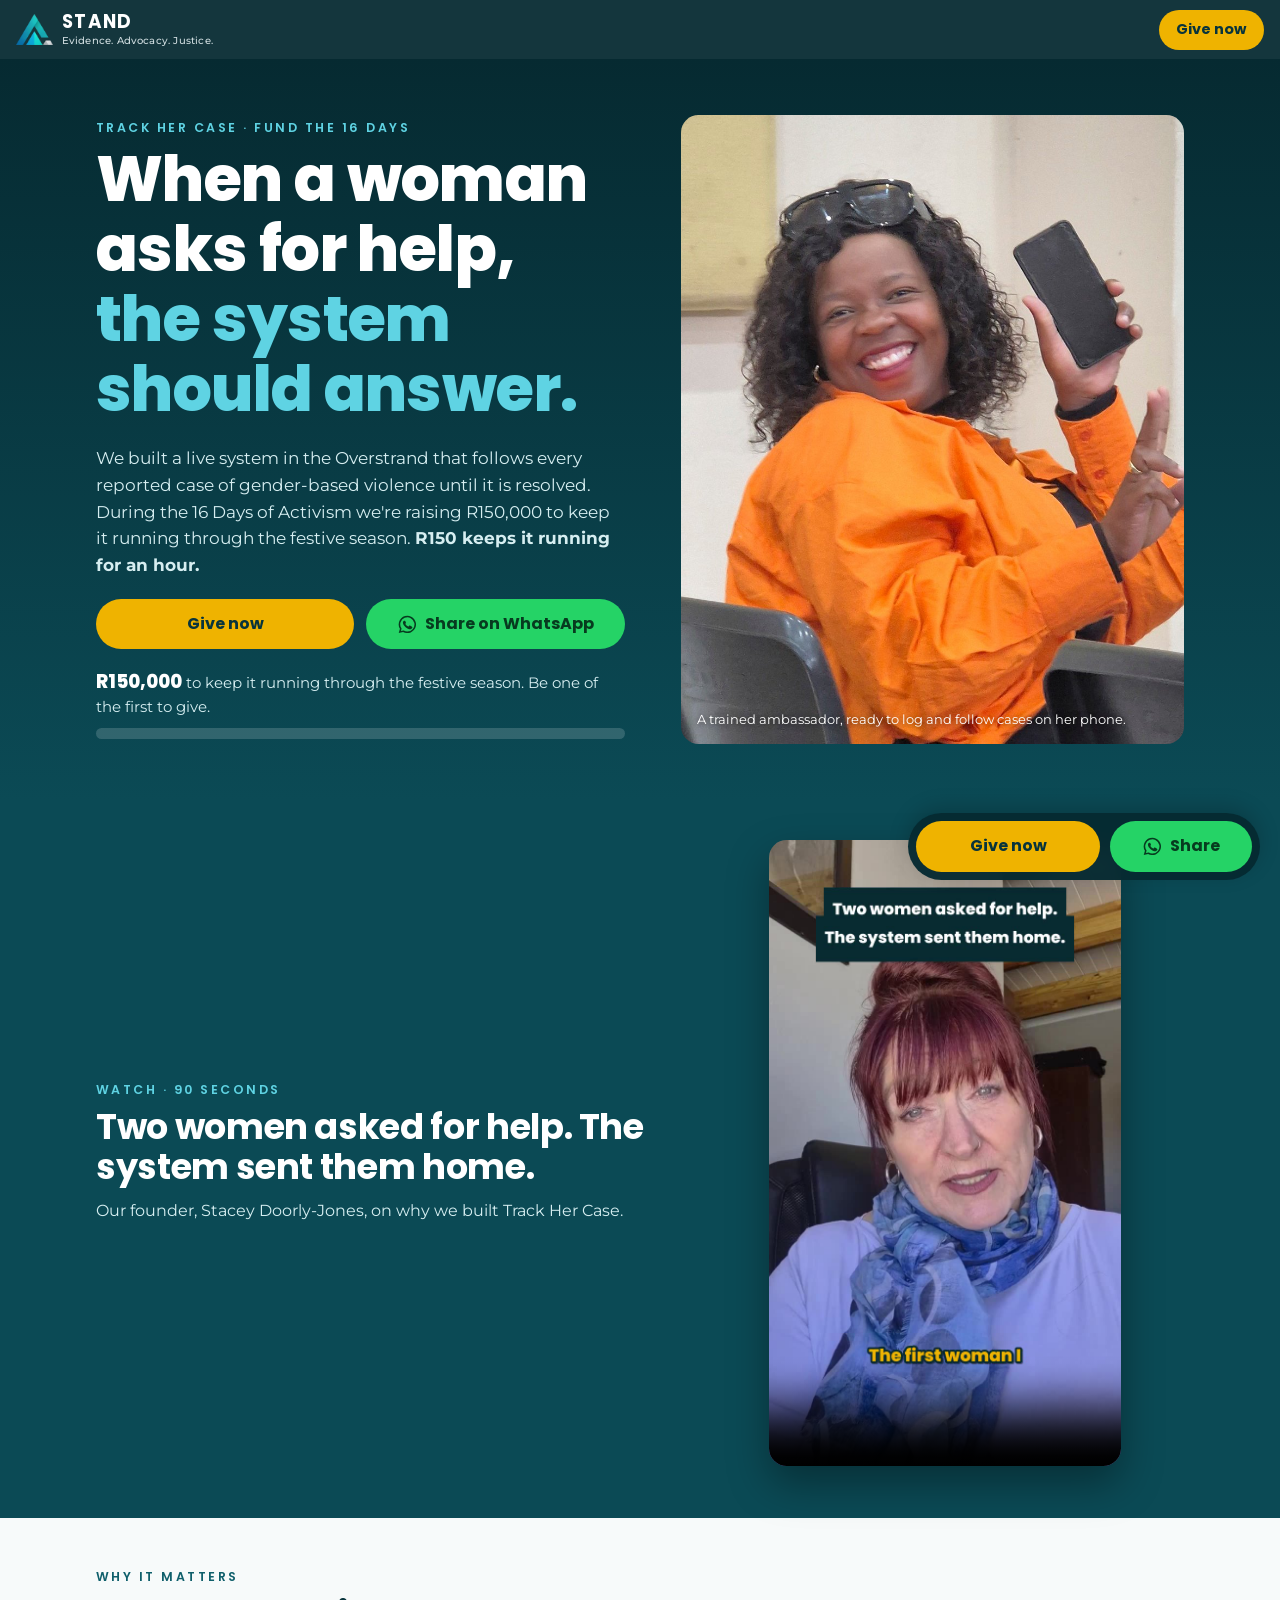
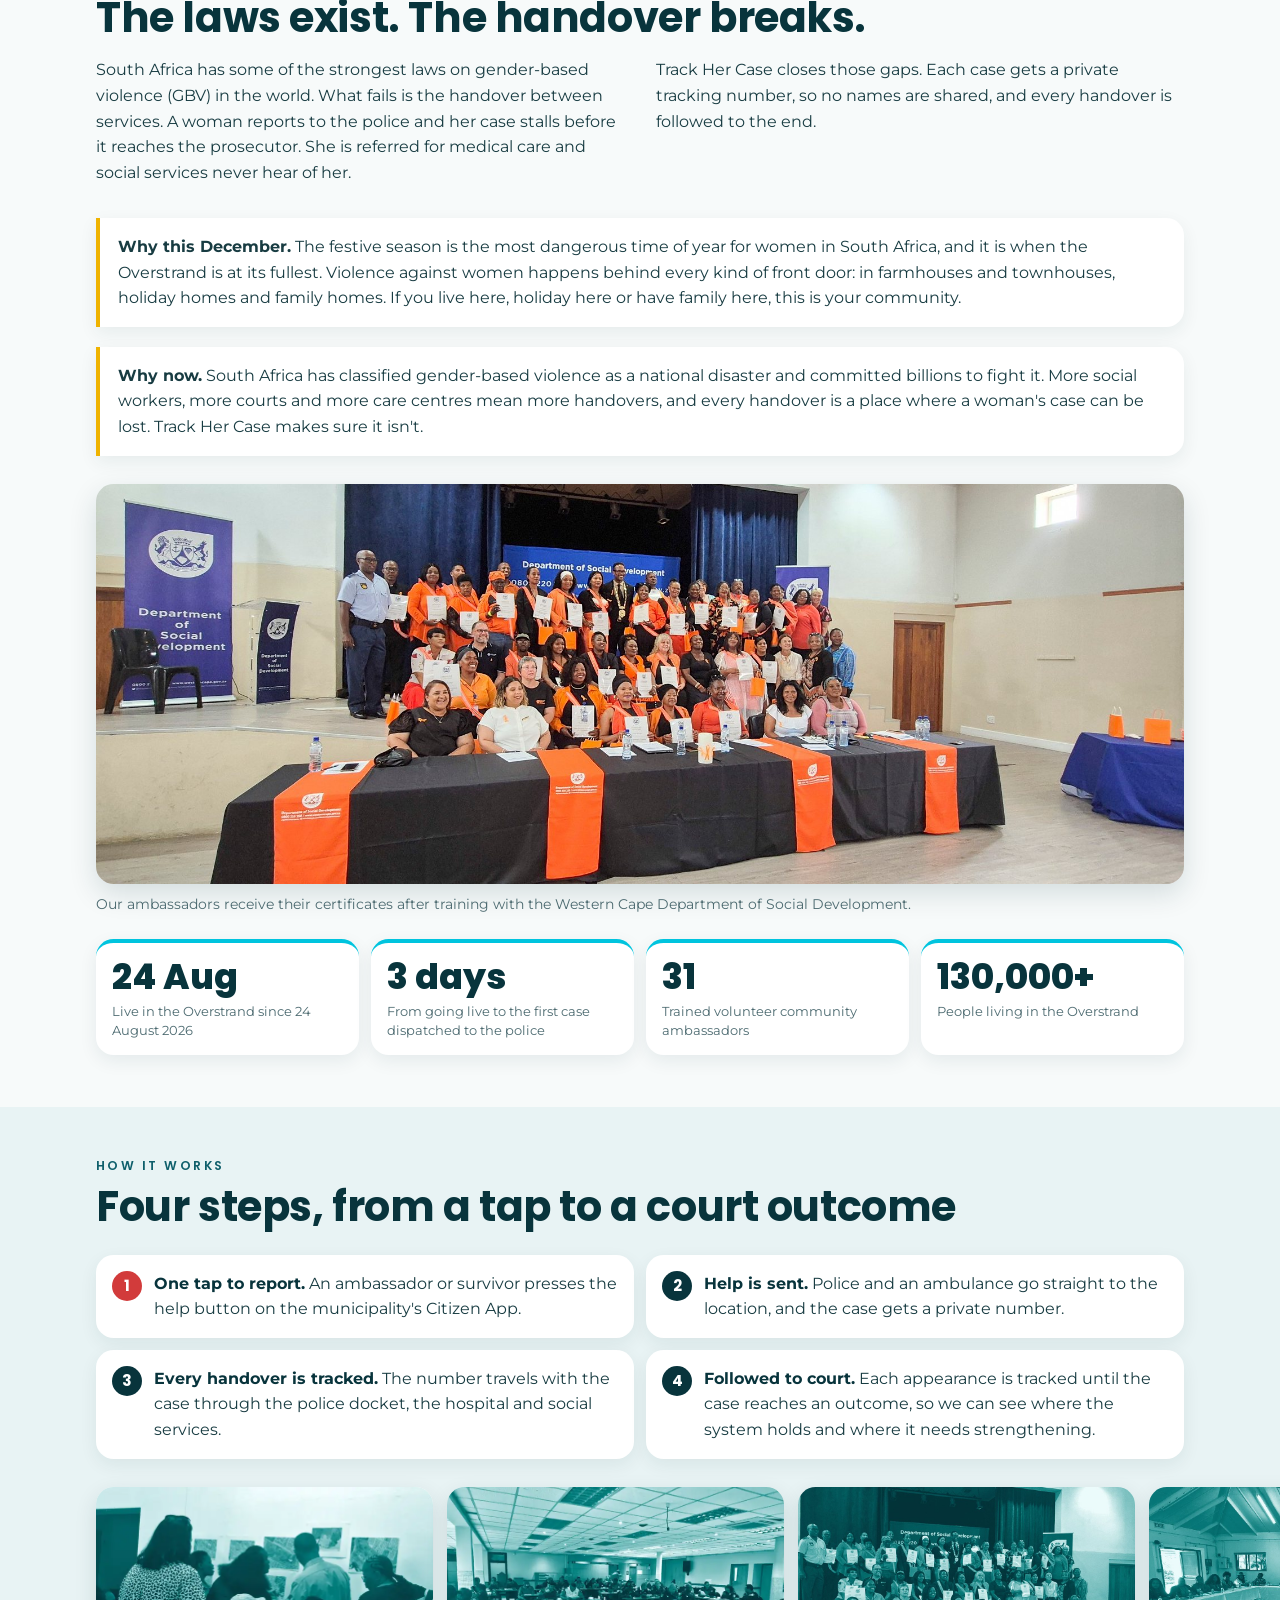
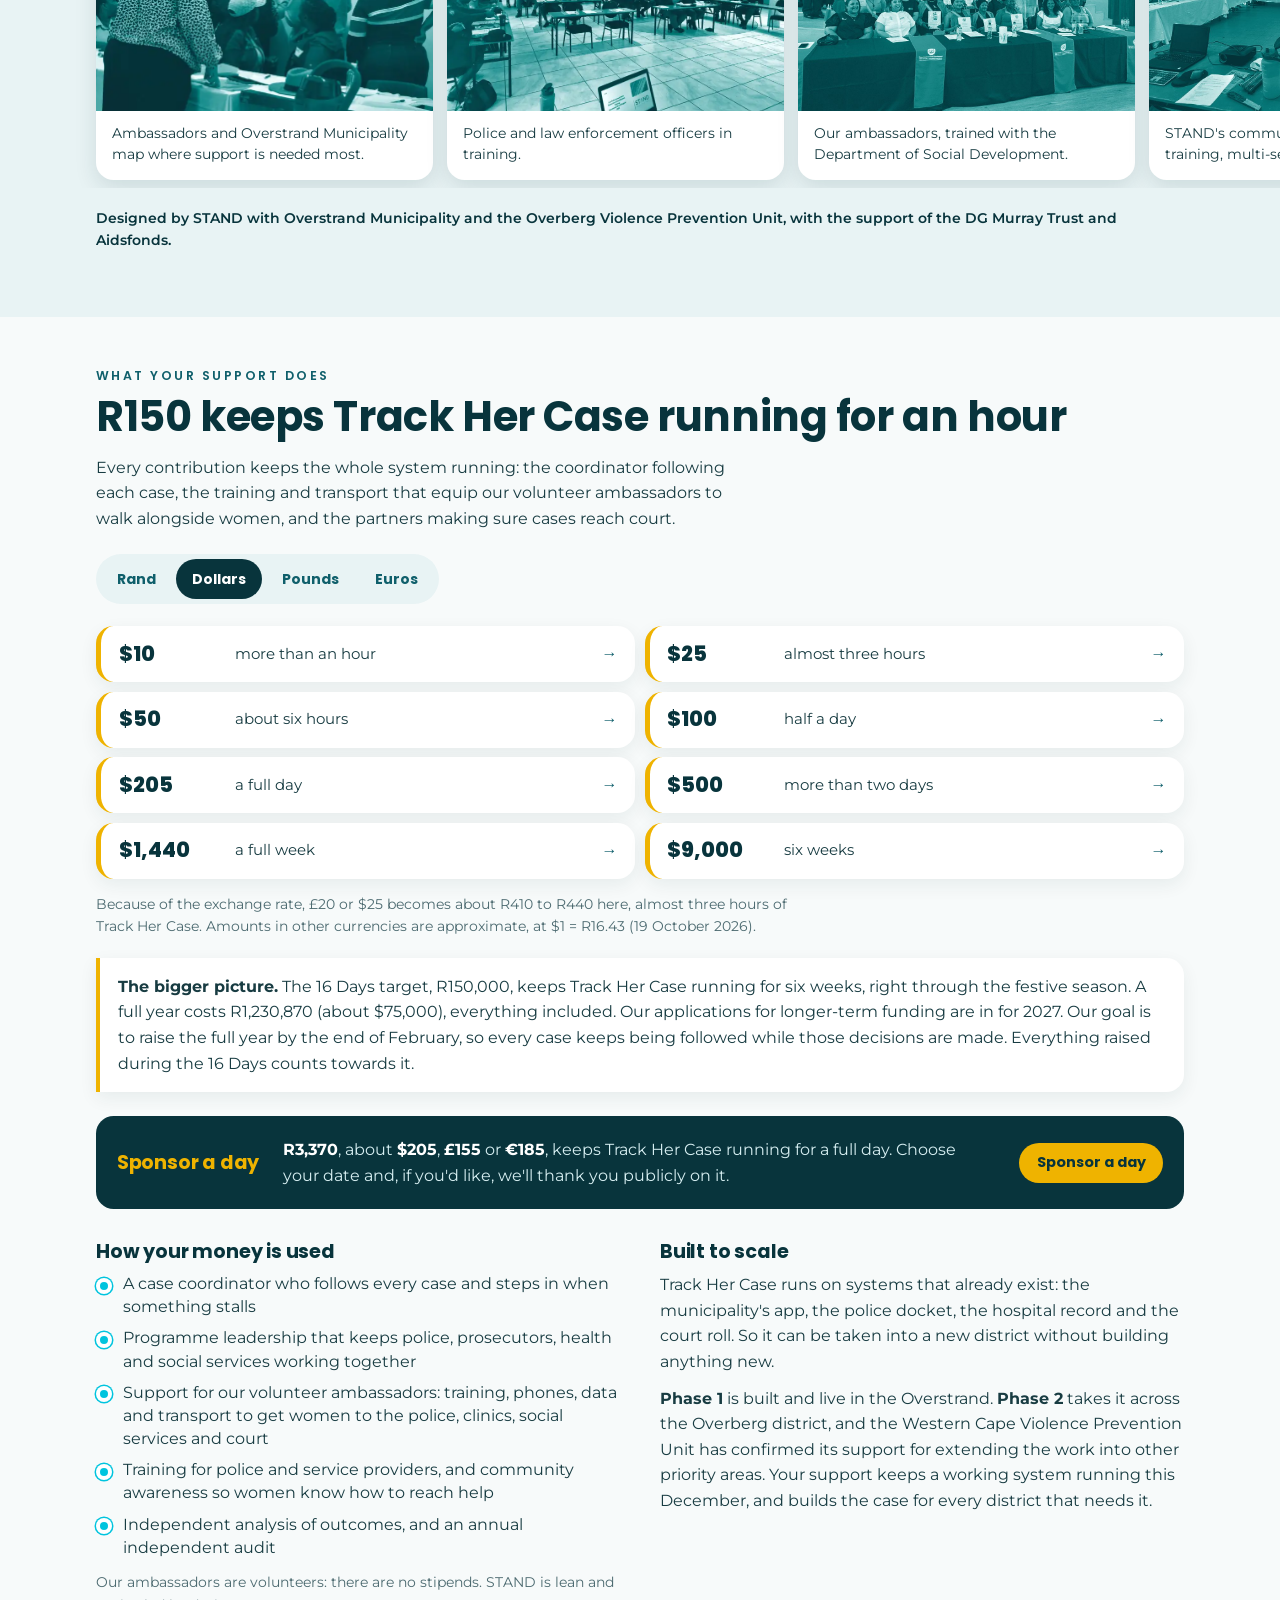
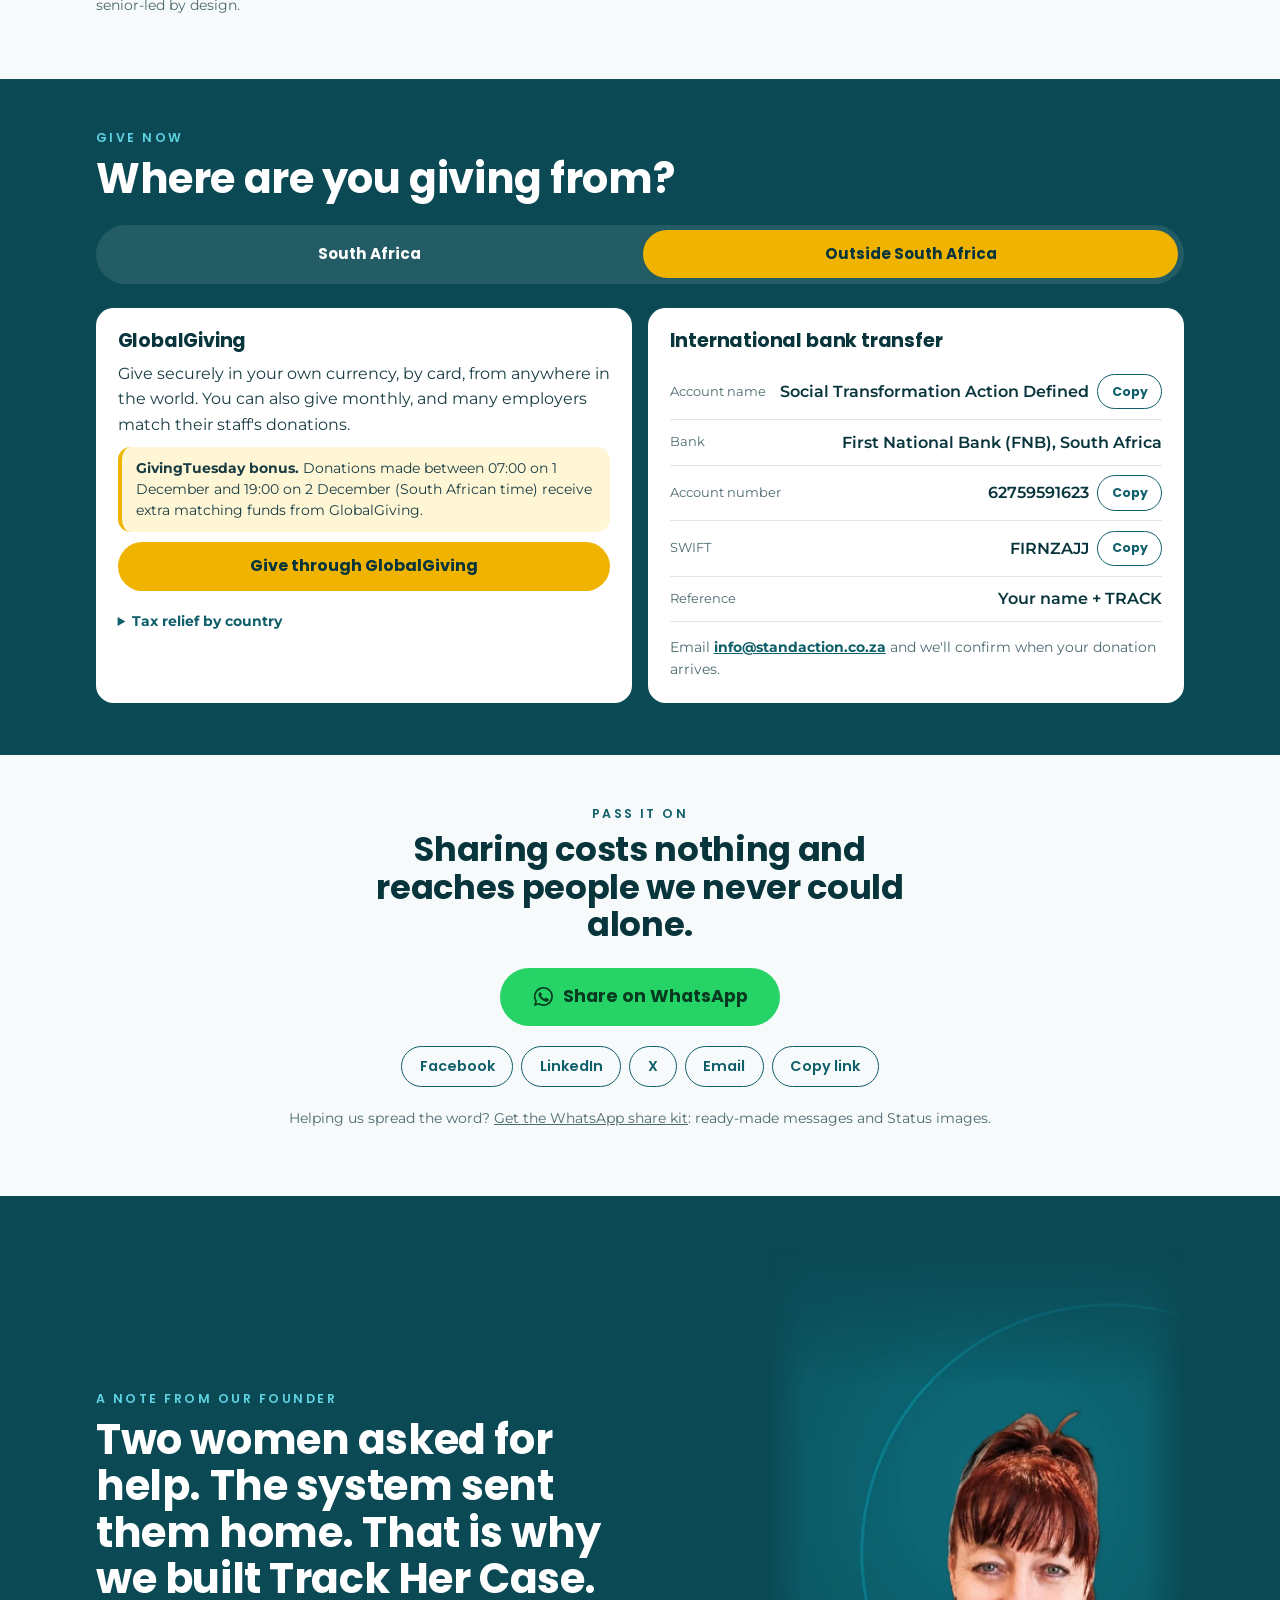
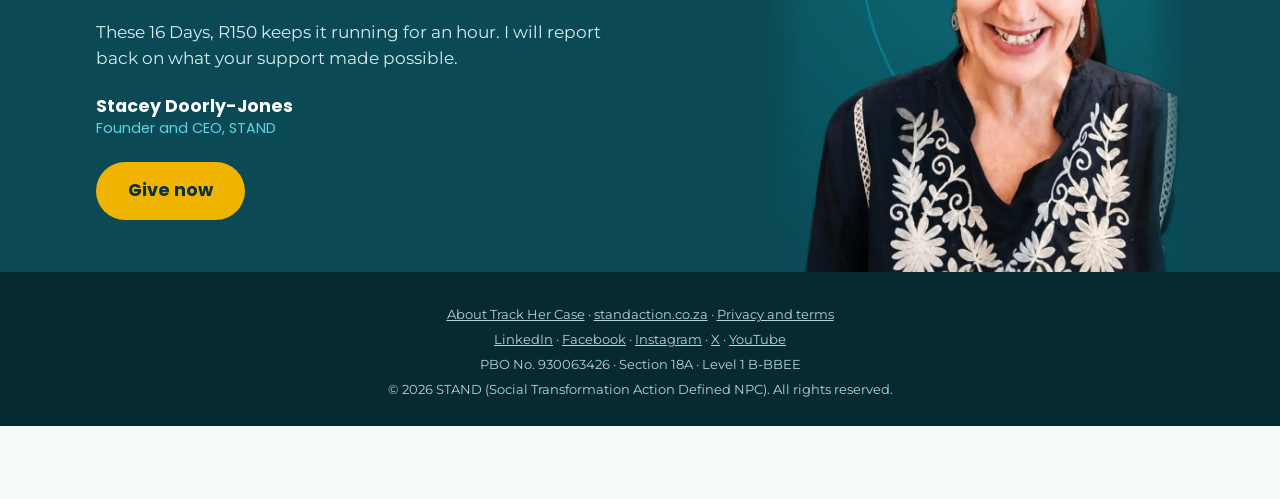
<file: stacey/index.html>
<!doctype html>
<html lang="en-ZA">
<head>
  <meta charset="utf-8">
  <title>A personal note from Stacey Doorly-Jones | STAND</title>
  <link rel="canonical" href="https://standaction.co.za/campaign.html">
  <meta name="robots" content="noindex">
  <meta property="og:type" content="website">
  <meta property="og:url" content="https://standaction.co.za/stacey/">
  <meta property="og:title" content="A personal note from Stacey: when a woman asks for help, the system should answer.">
  <meta property="og:description" content="Track Her Case follows every reported case of gender-based violence in the Overstrand through police, health, social services and the courts. Please support it and pass it on.">
  <meta property="og:image" content="https://standaction.co.za/assets/stand/stacey-share.jpg">
  <meta property="og:image:width" content="1200">
  <meta property="og:image:height" content="630">
  <meta property="og:image:alt" content="Stacey Doorly-Jones, Founder and CEO of STAND, beside the words: When a woman asks for help, the system should answer.">
  <meta property="og:site_name" content="STAND">
  <meta name="twitter:card" content="summary_large_image">
  <meta http-equiv="refresh" content="0; url=../campaign.html">
  <script>location.replace('../campaign.html' + location.hash);</script>
</head>
<body><p><a href="../campaign.html">Track Her Case: a personal note from Stacey</a></p></body>
</html>
</file>
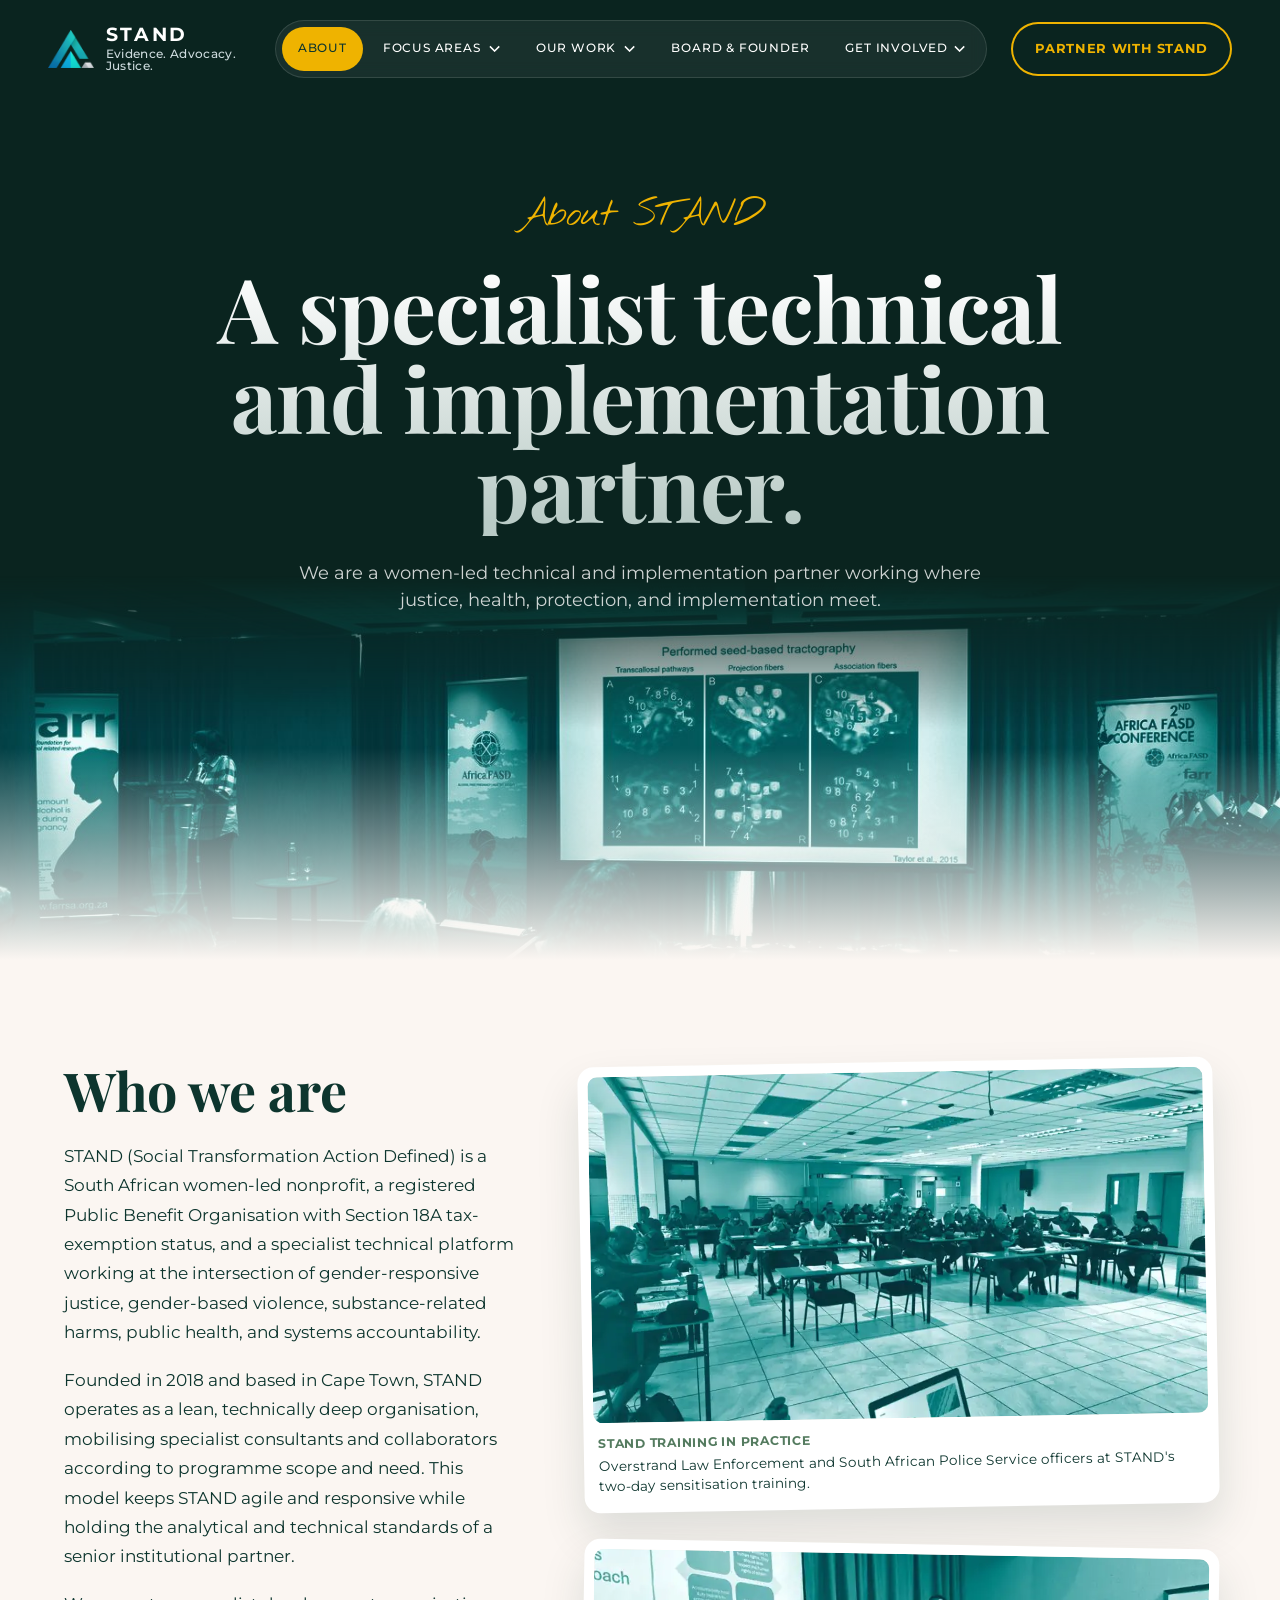
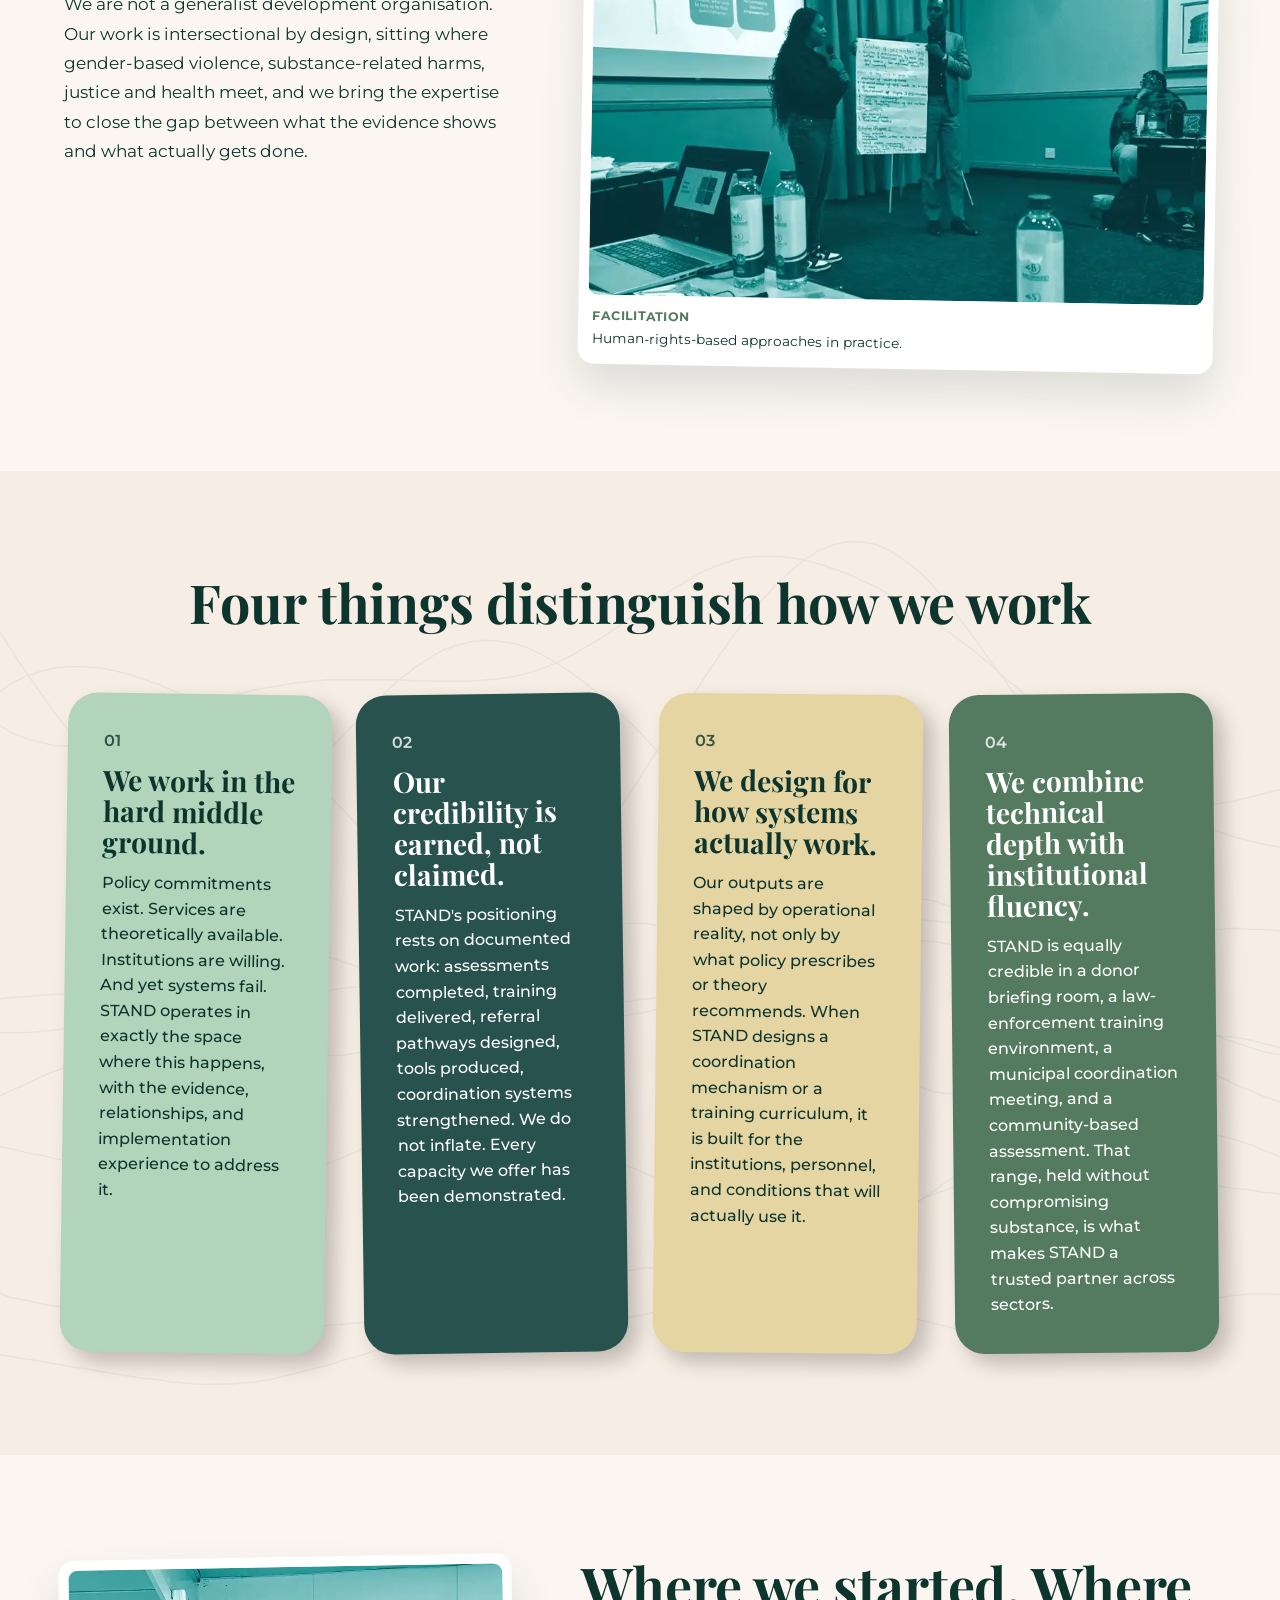
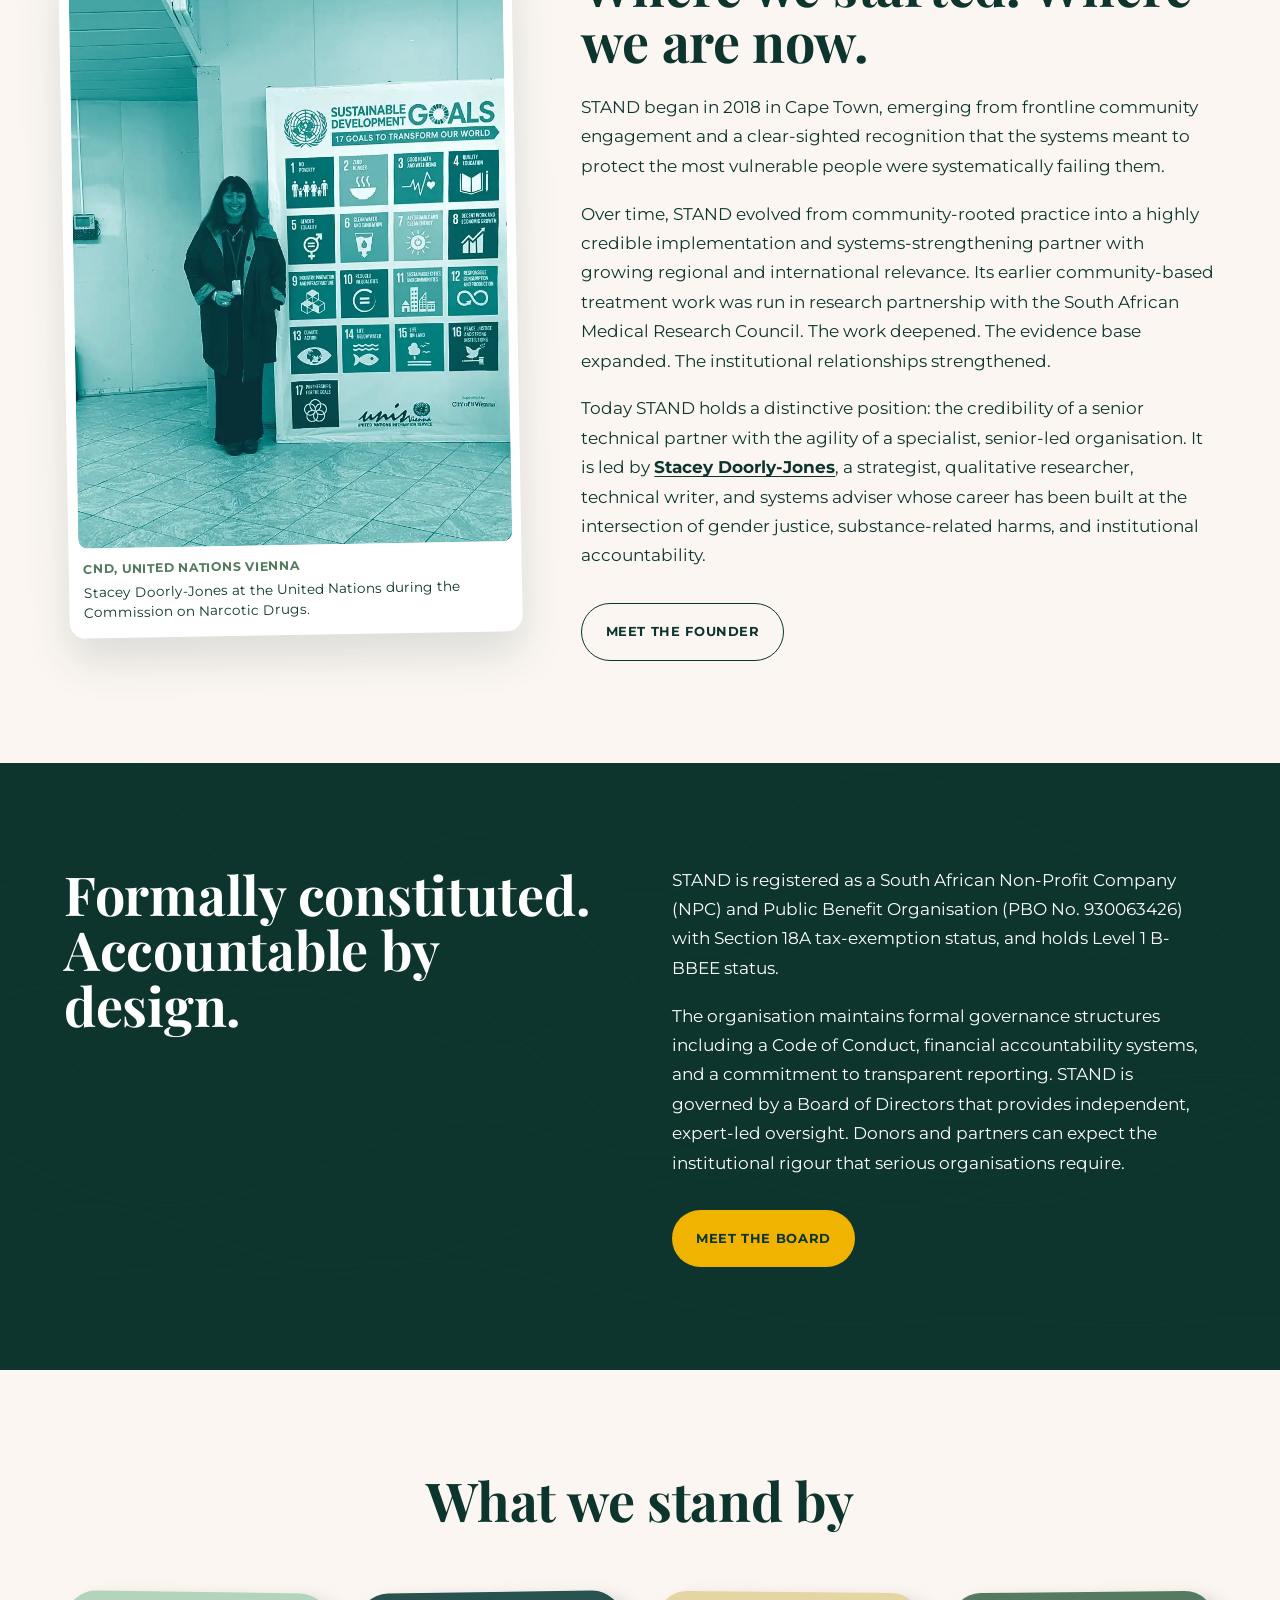
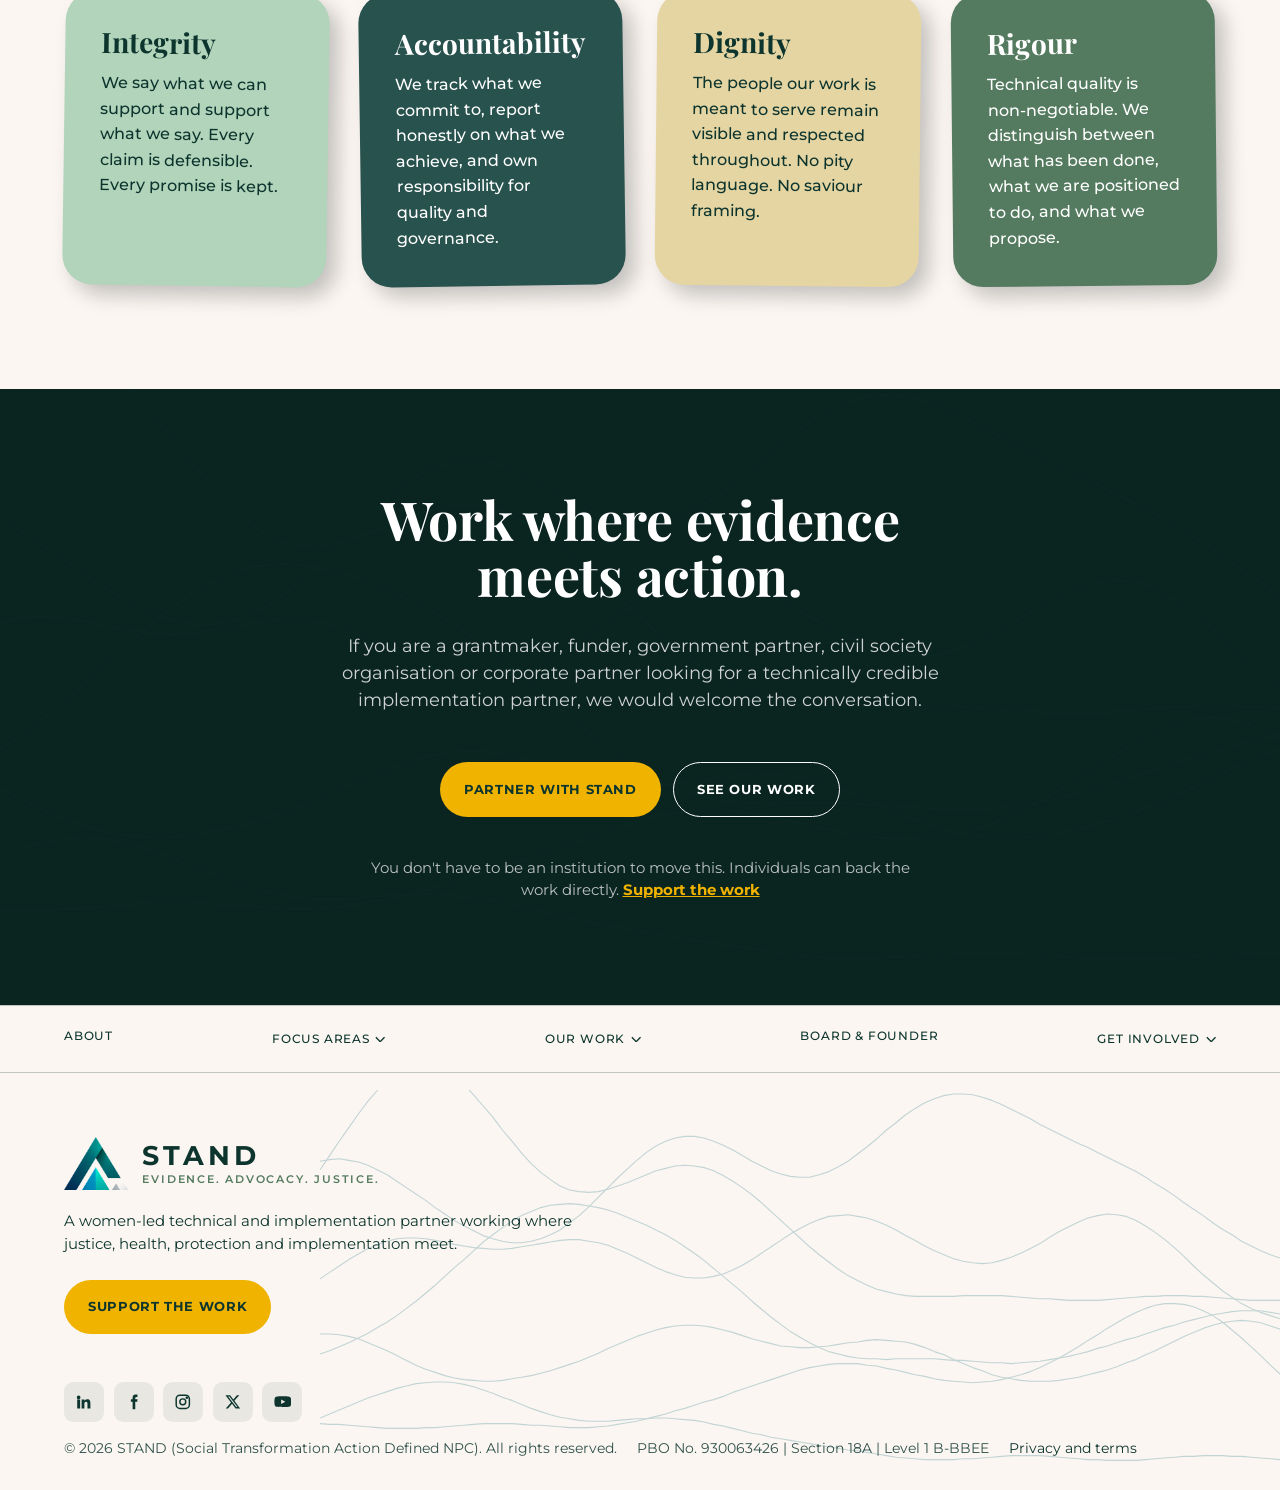
<file: about.html>
<!doctype html>
<html lang="en" class="no-js">
<head>
  <meta charset="utf-8">
  <meta name="viewport" content="width=device-width, initial-scale=1">
  <title>About | STAND</title>
  <meta name="description" content="STAND is a South African women-led nonprofit and specialist technical partner working where justice, health, protection and implementation meet.">
  <meta property="og:title" content="About | STAND">
  <meta property="og:description" content="STAND is a South African women-led nonprofit and specialist technical partner working where justice, health, protection and implementation meet.">
  <meta property="og:type" content="website">
  <meta property="og:url" content="https://standaction.co.za/about.html">
  <meta property="og:image" content="https://standaction.co.za/assets/social/stand-share.jpg">
  <meta property="og:image:width" content="1200">
  <meta property="og:image:height" content="630">
  <meta property="og:site_name" content="STAND">
  <meta name="twitter:card" content="summary_large_image">
  <meta name="twitter:site" content="@STANDactionZA">
  <meta name="theme-color" content="#0a241f">
  <link rel="icon" href="assets/stand/favicon.png" type="image/png">
  <link rel="apple-touch-icon" href="assets/stand/webclip.png">
  <link rel="preload" href="assets/fonts/playfair-display-latin-wght-normal.woff2" as="font" type="font/woff2" crossorigin>
  <link rel="stylesheet" href="css/styles.css">
  <link rel="stylesheet" href="css/pages.css?v=20261116b">
  <script>document.documentElement.classList.remove('no-js');</script>
</head>
<body class="page">
  <a class="skip-link" href="#main">Skip to content</a>

  <!-- ============ Navigation ============ -->
  <header class="nav" id="nav">
    <div class="nav-inner">
      <a class="nav-logo" href="index.html" aria-label="STAND home">
        <img class="brand-mark" src="assets/stand/stand-mark-colour.png" alt="" width="400" height="330"><span class="brand-text"><span class="brand-wm">STAND</span><span class="brand-strap">Evidence. Advocacy. Justice.</span></span>
      </a>

      <nav class="nav-menu" id="nav-menu" aria-label="Main">
        <a class="nav-link" href="about.html" aria-current="page">About</a>

        <div class="nav-item">
          <a class="nav-link" href="work.html#focus-areas">Focus areas</a>
          <button class="nav-toggle" aria-expanded="false" aria-controls="dd-focus" aria-label="Show Focus areas menu">
            <svg class="chev" viewBox="0 0 12 8" fill="none" aria-hidden="true"><path d="M1 1.5l5 5 5-5" stroke="currentColor" stroke-width="1.6"/></svg>
          </button>
          <div class="dropdown" id="dd-focus">
            <a href="work.html#justice">Gender-Responsive Justice <img src="assets/art/icon-guidance.svg" alt="" loading="lazy"></a>
            <a href="work.html#harms">Substance-Related Harms <img src="assets/art/icon-sustainability.svg" alt="" loading="lazy"></a>
            <a href="work.html#systems">Systems Strengthening <img src="assets/art/icon-transformation.svg" alt="" loading="lazy"></a>
            <a href="work.html#alternatives">Alternatives to Incarceration <img src="assets/art/icon-culture.svg" alt="" loading="lazy"></a>
          </div>
        </div>

        <div class="nav-item">
          <a class="nav-link" href="work.html">Our work</a>
          <button class="nav-toggle" aria-expanded="false" aria-controls="dd-work" aria-label="Show Our work menu">
            <svg class="chev" viewBox="0 0 12 8" fill="none" aria-hidden="true"><path d="M1 1.5l5 5 5-5" stroke="currentColor" stroke-width="1.6"/></svg>
          </button>
          <div class="dropdown" id="dd-work">
            <a href="track-her-case.html">Track Her Case <img src="assets/art/icon-strategy.svg" alt="" loading="lazy"></a>
            <a href="work.html#training">Training and facilitation <img src="assets/art/icon-workshop.svg" alt="" loading="lazy"></a>
            <a href="work.html#convening">Stakeholder convening <img src="assets/art/icon-groups.svg" alt="" loading="lazy"></a>
            <a href="work.html#research">Research and assessment <img src="assets/art/icon-conflict.svg" alt="" loading="lazy"></a>
            <a href="work.html#writing">Policy and technical writing <img src="assets/art/icon-coaching.svg" alt="" loading="lazy"></a>
          </div>
        </div>

        <a class="nav-link" href="board.html">Board &amp; founder</a>

        <div class="nav-item">
          <button class="nav-toggle" aria-expanded="false" aria-controls="dd-involved" style="padding-left:1rem">
            Get involved
            <svg class="chev" viewBox="0 0 12 8" fill="none" aria-hidden="true"><path d="M1 1.5l5 5 5-5" stroke="currentColor" stroke-width="1.6"/></svg>
          </button>
          <div class="dropdown" id="dd-involved">
            <a href="support.html#partner">Partner with us <img src="assets/art/icon-groups.svg" alt="" loading="lazy"></a>
            <a href="support.html#fund">Fund the work <img src="assets/art/icon-book.svg" alt="" loading="lazy"></a>
            <a href="support.html">Support the work <img src="assets/art/icon-fire.svg" alt="" loading="lazy"></a>
            <a href="campaign.html">Track Her Case campaign <img src="assets/art/icon-strategy.svg" alt="" loading="lazy"></a>
            <a href="support.html#collaborate">Collaborate <img src="assets/art/icon-digital.svg" alt="" loading="lazy"></a>
            <a href="founder.html">Meet the founder <img src="assets/art/icon-newsletter.svg" alt="" loading="lazy"></a>
          </div>
        </div>

        <a class="btn-pill mobile-contact" href="index.html#contact">Partner with STAND</a>
      </nav>

      <div class="nav-right">
        <a class="btn-pill nav-cta" href="index.html#contact">Partner with STAND</a>
        <span class="nav-here" aria-hidden="true">About</span>
        <button class="burger" id="burger" aria-expanded="false" aria-controls="nav-menu" aria-label="Open menu"><span></span></button>
      </div>
    </div>
  </header>

  <main id="main">

    <section class="page-hero" aria-labelledby="page-title">
      <div class="container">
        <p class="eyebrow">About STAND</p>
        <h1 id="page-title">A specialist technical and implementation partner.</h1>
        <p class="lead">We are a women-led technical and implementation partner working where justice, health, protection, and implementation meet.</p>
      </div>
      <img class="scene" src="assets/stand/fasd-2026-a.jpg" alt="" aria-hidden="true">
    </section>

    <section class="band band--cream" aria-labelledby="who-title">
      <div class="container split">
        <div class="prose">
          <h2 class="title reveal" id="who-title">Who we are</h2>
          <div class="reveal" style="margin-top:1.5rem">
            <p>STAND (Social Transformation Action Defined) is a South African women-led nonprofit, a registered Public Benefit Organisation with Section 18A tax-exemption status, and a specialist technical platform working at the intersection of gender-responsive justice, gender-based violence, substance-related harms, public health, and systems accountability.</p>
            <p>Founded in 2018 and based in Cape Town, STAND operates as a lean, technically deep organisation, mobilising specialist consultants and collaborators according to programme scope and need. This model keeps STAND agile and responsive while holding the analytical and technical standards of a senior institutional partner.</p>
            <p>We are not a generalist development organisation. Our work is intersectional by design, sitting where gender-based violence, substance-related harms, justice and health meet, and we bring the expertise to close the gap between what the evidence shows and what actually gets done.</p>
          </div>
        </div>
        <div class="photo-stack">
          <figure class="photo reveal wide"><img src="assets/stand/le-training-stand.jpg" alt="Overstrand Law Enforcement and police officers at STAND&#x27;s two-day training" loading="lazy" style="object-position:50% 55%"><figcaption><b>STAND training in practice</b>Overstrand Law Enforcement and South African Police Service officers at STAND's two-day sensitisation training.</figcaption></figure>
          <figure class="photo reveal wide"><img src="assets/stand/hr-session.jpg" alt="Two facilitators leading a session with a flipchart" loading="lazy" style="object-position:50% 45%"><figcaption><b>Facilitation</b>Human-rights-based approaches in practice.</figcaption></figure>
        </div>
      </div>
    </section>

    <section class="band band--cream2" aria-labelledby="four-title">
      <img class="contours" src="assets/art/contours-signs.svg" alt="" aria-hidden="true" loading="lazy">
      <div class="container">
        <div class="head center">
          <h2 class="title reveal" id="four-title">Four things distinguish how we work</h2>
        </div>
        <div class="cards">
          <article class="card reveal"><span class="num">01</span><h3>We work in the hard middle ground.</h3><p>Policy commitments exist. Services are theoretically available. Institutions are willing. And yet systems fail. STAND operates in exactly the space where this happens, with the evidence, relationships, and implementation experience to address it.</p></article>
          <article class="card reveal"><span class="num">02</span><h3>Our credibility is earned, not claimed.</h3><p>STAND's positioning rests on documented work: assessments completed, training delivered, referral pathways designed, tools produced, coordination systems strengthened. We do not inflate. Every capacity we offer has been demonstrated.</p></article>
          <article class="card reveal"><span class="num">03</span><h3>We design for how systems actually work.</h3><p>Our outputs are shaped by operational reality, not only by what policy prescribes or theory recommends. When STAND designs a coordination mechanism or a training curriculum, it is built for the institutions, personnel, and conditions that will actually use it.</p></article>
          <article class="card reveal"><span class="num">04</span><h3>We combine technical depth with institutional fluency.</h3><p>STAND is equally credible in a donor briefing room, a law-enforcement training environment, a municipal coordination meeting, and a community-based assessment. That range, held without compromising substance, is what makes STAND a trusted partner across sectors.</p></article>
        </div>
      </div>
    </section>

    <section class="band band--cream" aria-labelledby="story-title">
      <div class="container split">
        <div class="sticky">
          <figure class="photo reveal tall"><img src="assets/stand/un-sdg-vienna.jpg" alt="Stacey Doorly-Jones beside the UN Sustainable Development Goals board in Vienna" loading="lazy" style="object-position:50% 40%"><figcaption><b>CND, United Nations Vienna</b>Stacey Doorly-Jones at the United Nations during the Commission on Narcotic Drugs.</figcaption></figure>
        </div>
        <div class="prose">
          <h2 class="title reveal" id="story-title">Where we started. Where we are now.</h2>
          <div class="reveal" style="margin-top:1.5rem">
            <p>STAND began in 2018 in Cape Town, emerging from frontline community engagement and a clear-sighted recognition that the systems meant to protect the most vulnerable people were systematically failing them.</p>
            <p>Over time, STAND evolved from community-rooted practice into a highly credible implementation and systems-strengthening partner with growing regional and international relevance. Its earlier community-based treatment work was run in research partnership with the South African Medical Research Council. The work deepened. The evidence base expanded. The institutional relationships strengthened.</p>
            <p>Today STAND holds a distinctive position: the credibility of a senior technical partner with the agility of a specialist, senior-led organisation. It is led by <a href="founder.html">Stacey Doorly-Jones</a>, a strategist, qualitative researcher, technical writer, and systems adviser whose career has been built at the intersection of gender justice, substance-related harms, and institutional accountability.</p>
          </div>
          <div class="actions reveal"><a class="btn-ghost" href="founder.html">Meet the founder</a></div>
        </div>
      </div>
    </section>

    <section class="band band--teal" aria-labelledby="gov-title">
      <img class="contours" src="assets/art/contours-footer.svg" alt="" aria-hidden="true" loading="lazy">
      <div class="container split split--even">
        <h2 class="title reveal" id="gov-title">Formally constituted. Accountable by design.</h2>
        <div class="prose reveal">
          <p>STAND is registered as a South African Non-Profit Company (NPC) and Public Benefit Organisation (PBO No. 930063426) with Section 18A tax-exemption status, and holds Level 1 B-BBEE status.</p>
          <p>The organisation maintains formal governance structures including a Code of Conduct, financial accountability systems, and a commitment to transparent reporting. STAND is governed by a Board of Directors that provides independent, expert-led oversight. Donors and partners can expect the institutional rigour that serious organisations require.</p>
          <div class="actions"><a class="btn-pill" href="board.html">Meet the Board</a></div>
        </div>
      </div>
    </section>

    <section class="band band--cream" aria-labelledby="values-title">
      <div class="container">
        <div class="head center">
          <h2 class="title reveal" id="values-title">What we stand by</h2>
        </div>
        <div class="cards">
          <article class="card reveal"><h3>Integrity</h3><p>We say what we can support and support what we say. Every claim is defensible. Every promise is kept.</p></article>
          <article class="card reveal"><h3>Accountability</h3><p>We track what we commit to, report honestly on what we achieve, and own responsibility for quality and governance.</p></article>
          <article class="card reveal"><h3>Dignity</h3><p>The people our work is meant to serve remain visible and respected throughout. No pity language. No saviour framing.</p></article>
          <article class="card reveal"><h3>Rigour</h3><p>Technical quality is non-negotiable. We distinguish between what has been done, what we are positioned to do, and what we propose.</p></article>
        </div>
      </div>
    </section>

    <section class="band band--dark page-cta" aria-labelledby="cta-title">
      <img class="contours" src="assets/art/contours-footer.svg" alt="" aria-hidden="true" loading="lazy">
      <div class="container">
        <h2 class="title reveal" id="cta-title">Work where evidence meets action.</h2>
        <p class="lead reveal">If you are a grantmaker, funder, government partner, civil society organisation or corporate partner looking for a technically credible implementation partner, we would welcome the conversation.</p>
        <div class="actions reveal"><a class="btn-pill" href="index.html#contact">Partner with STAND</a><a class="btn-ghost" href="work.html">See our work</a></div>
        <p class="small">You don't have to be an institution to move this. Individuals can back the work directly. <a href="support.html#fund">Support the work</a></p>
      </div>
    </section>
  </main>

  <!-- ============ Footer ============ -->
  <footer class="footer">
    <nav class="footer-nav" aria-label="Footer">
      <ul>
        <li><a href="about.html">About</a></li>
        <li>
          <details>
            <summary>Focus areas <svg class="chev" viewBox="0 0 12 8" fill="none" aria-hidden="true"><path d="M1 1.5l5 5 5-5" stroke="currentColor" stroke-width="1.6"/></svg></summary>
            <ul>
              <li><a href="work.html#justice">Gender-Responsive Justice</a></li>
              <li><a href="work.html#harms">Substance-Related Harms</a></li>
              <li><a href="work.html#systems">Systems Strengthening</a></li>
              <li><a href="work.html#alternatives">Alternatives to Incarceration</a></li>
            </ul>
          </details>
        </li>
        <li>
          <details>
            <summary>Our work <svg class="chev" viewBox="0 0 12 8" fill="none" aria-hidden="true"><path d="M1 1.5l5 5 5-5" stroke="currentColor" stroke-width="1.6"/></svg></summary>
            <ul>
              <li><a href="track-her-case.html">Track Her Case</a></li>
              <li><a href="work.html#training">Training and facilitation</a></li>
              <li><a href="work.html#convening">Stakeholder convening</a></li>
              <li><a href="work.html#research">Research and assessment</a></li>
              <li><a href="work.html#writing">Policy and technical writing</a></li>
            </ul>
          </details>
        </li>
        <li><a href="board.html">Board &amp; founder</a></li>
        <li>
          <details>
            <summary>Get involved <svg class="chev" viewBox="0 0 12 8" fill="none" aria-hidden="true"><path d="M1 1.5l5 5 5-5" stroke="currentColor" stroke-width="1.6"/></svg></summary>
            <ul>
              <li><a href="support.html#partner">Partner with us</a></li>
              <li><a href="support.html#fund">Fund the work</a></li>
              <li><a href="support.html">Support the work</a></li>
              <li><a href="support.html#collaborate">Collaborate</a></li>
              <li><a href="founder.html">Meet the founder</a></li>
            </ul>
          </details>
        </li>
      </ul>
    </nav>

    <div class="footer-main">
      <a class="logo brand" href="index.html" aria-label="STAND home"><img class="brand-mark" src="assets/stand/stand-mark.png" alt="" width="389" height="320" loading="lazy"><span class="brand-text"><span class="brand-wm">STAND</span><span class="brand-strap">Evidence. Advocacy. Justice.</span></span></a>
      <p class="tagline">A women-led technical and implementation partner working where justice, health, protection and implementation meet.</p>
      <a class="btn-pill footer-support" href="support.html#ways">Support the work</a>
      <div class="footer-bottom">
        <div class="socials">
          <a href="https://linkedin.com/company/standactionza" target="_blank" rel="noopener" aria-label="STAND on LinkedIn">
            <svg viewBox="0 0 24 24" fill="currentColor" aria-hidden="true"><path d="M4.98 3.5a2.5 2.5 0 11-.01 5 2.5 2.5 0 01.01-5zM3 9h4v12H3zM9 9h3.8v1.7h.05c.53-1 1.83-2.05 3.77-2.05C20.6 8.65 21 11.2 21 14.5V21h-4v-5.8c0-1.4-.03-3.2-1.95-3.2-1.95 0-2.25 1.52-2.25 3.1V21H9z"/></svg>
          </a>
          <a href="https://www.facebook.com/standaction" target="_blank" rel="noopener" aria-label="STAND on Facebook">
            <svg viewBox="0 0 24 24" fill="currentColor" aria-hidden="true"><path d="M14 8.5V6.8c0-.8.5-1.3 1.4-1.3H17V2.2C16.3 2.1 15.3 2 14.3 2 11.9 2 10.4 3.5 10.4 6.2v2.3H8v3.6h2.4V22H14v-9.9h2.7l.4-3.6z"/></svg>
          </a>
          <a href="https://instagram.com/standactionza" target="_blank" rel="noopener" aria-label="STAND on Instagram">
            <svg viewBox="0 0 24 24" fill="none" stroke="currentColor" stroke-width="2" aria-hidden="true"><rect x="3" y="3" width="18" height="18" rx="5"/><circle cx="12" cy="12" r="4"/><circle cx="17.5" cy="6.5" r="0.8" fill="currentColor"/></svg>
          </a>
          <a href="https://x.com/STANDactionZA" target="_blank" rel="noopener" aria-label="STAND on X">
            <svg viewBox="0 0 24 24" fill="currentColor" aria-hidden="true"><path d="M17.75 3h3.07l-6.7 7.66L22 21h-6.17l-4.83-6.32L5.47 21H2.4l7.17-8.2L2 3h6.33l4.37 5.77zm-1.08 16.18h1.7L7.4 4.73H5.58z"/></svg>
          </a>
          <a href="https://www.youtube.com/channel/UCFACtVAfBVPBFqlOImxfY6A" target="_blank" rel="noopener" aria-label="STAND on YouTube">
            <svg viewBox="0 0 24 24" fill="currentColor" aria-hidden="true"><path d="M23 7.2a3 3 0 00-2.1-2.1C19 4.6 12 4.6 12 4.6s-7 0-8.9.5A3 3 0 001 7.2 31 31 0 00.5 12 31 31 0 001 16.8a3 3 0 002.1 2.1c1.9.5 8.9.5 8.9.5s7 0 8.9-.5a3 3 0 002.1-2.1 31 31 0 00.5-4.8 31 31 0 00-.5-4.8zM9.75 15.02V8.98L15.5 12z"/></svg>
          </a>
        </div>
        <div class="legal">
          <span>&copy; 2026 STAND (Social Transformation Action Defined NPC). All rights reserved.</span>
          <span>PBO No. 930063426 | Section 18A | Level 1 B-BBEE</span>
          <a href="privacy.html">Privacy and terms</a>
        </div>
      </div>
    </div>
    <img class="footer-art" src="assets/art/contours-footer.svg" alt="" aria-hidden="true" loading="lazy">
  </footer>

  <a class="to-top" id="to-top" href="#main" aria-label="Back to top">
    <svg width="16" height="16" viewBox="0 0 16 16" fill="none" aria-hidden="true"><path d="M2 10l6-6 6 6" stroke="currentColor" stroke-width="2"/></svg>
  </a>

  <script src="js/main.js?v=20261116b" defer></script>
</body>
</html>
</file>
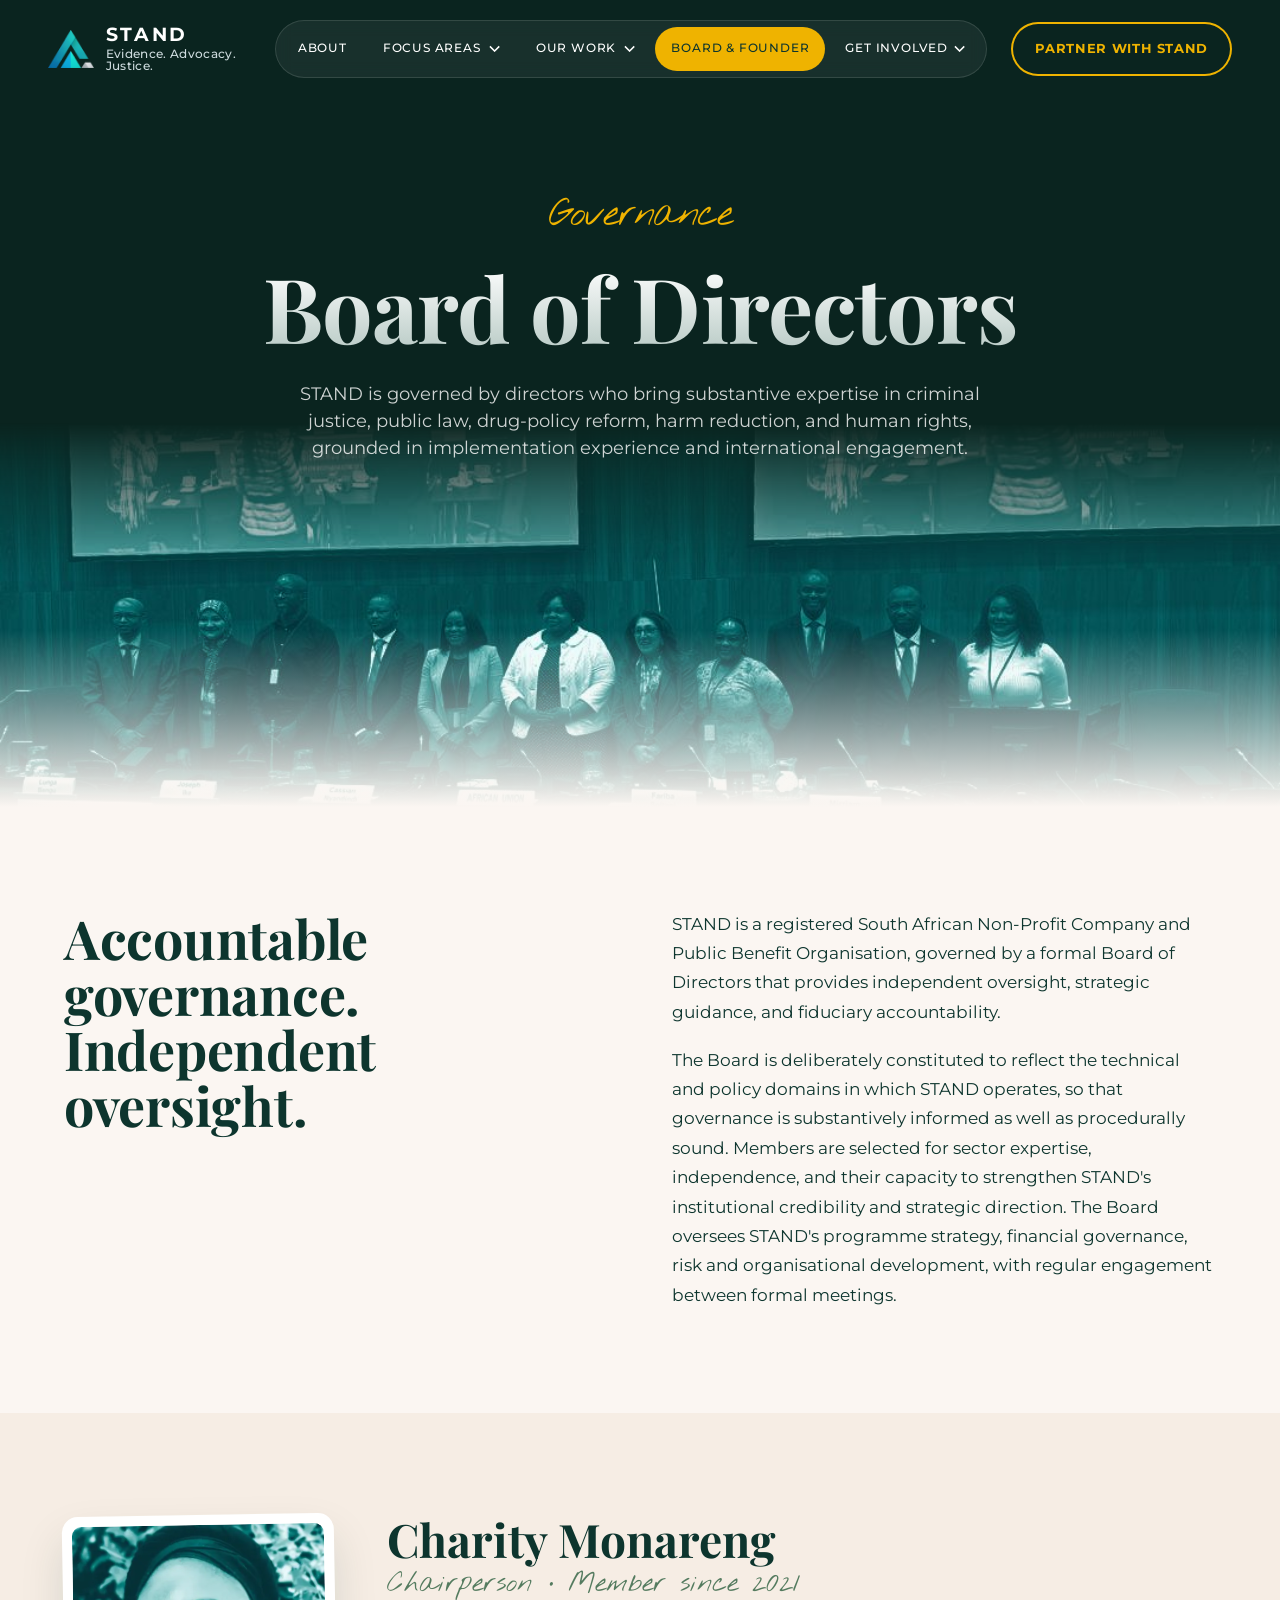
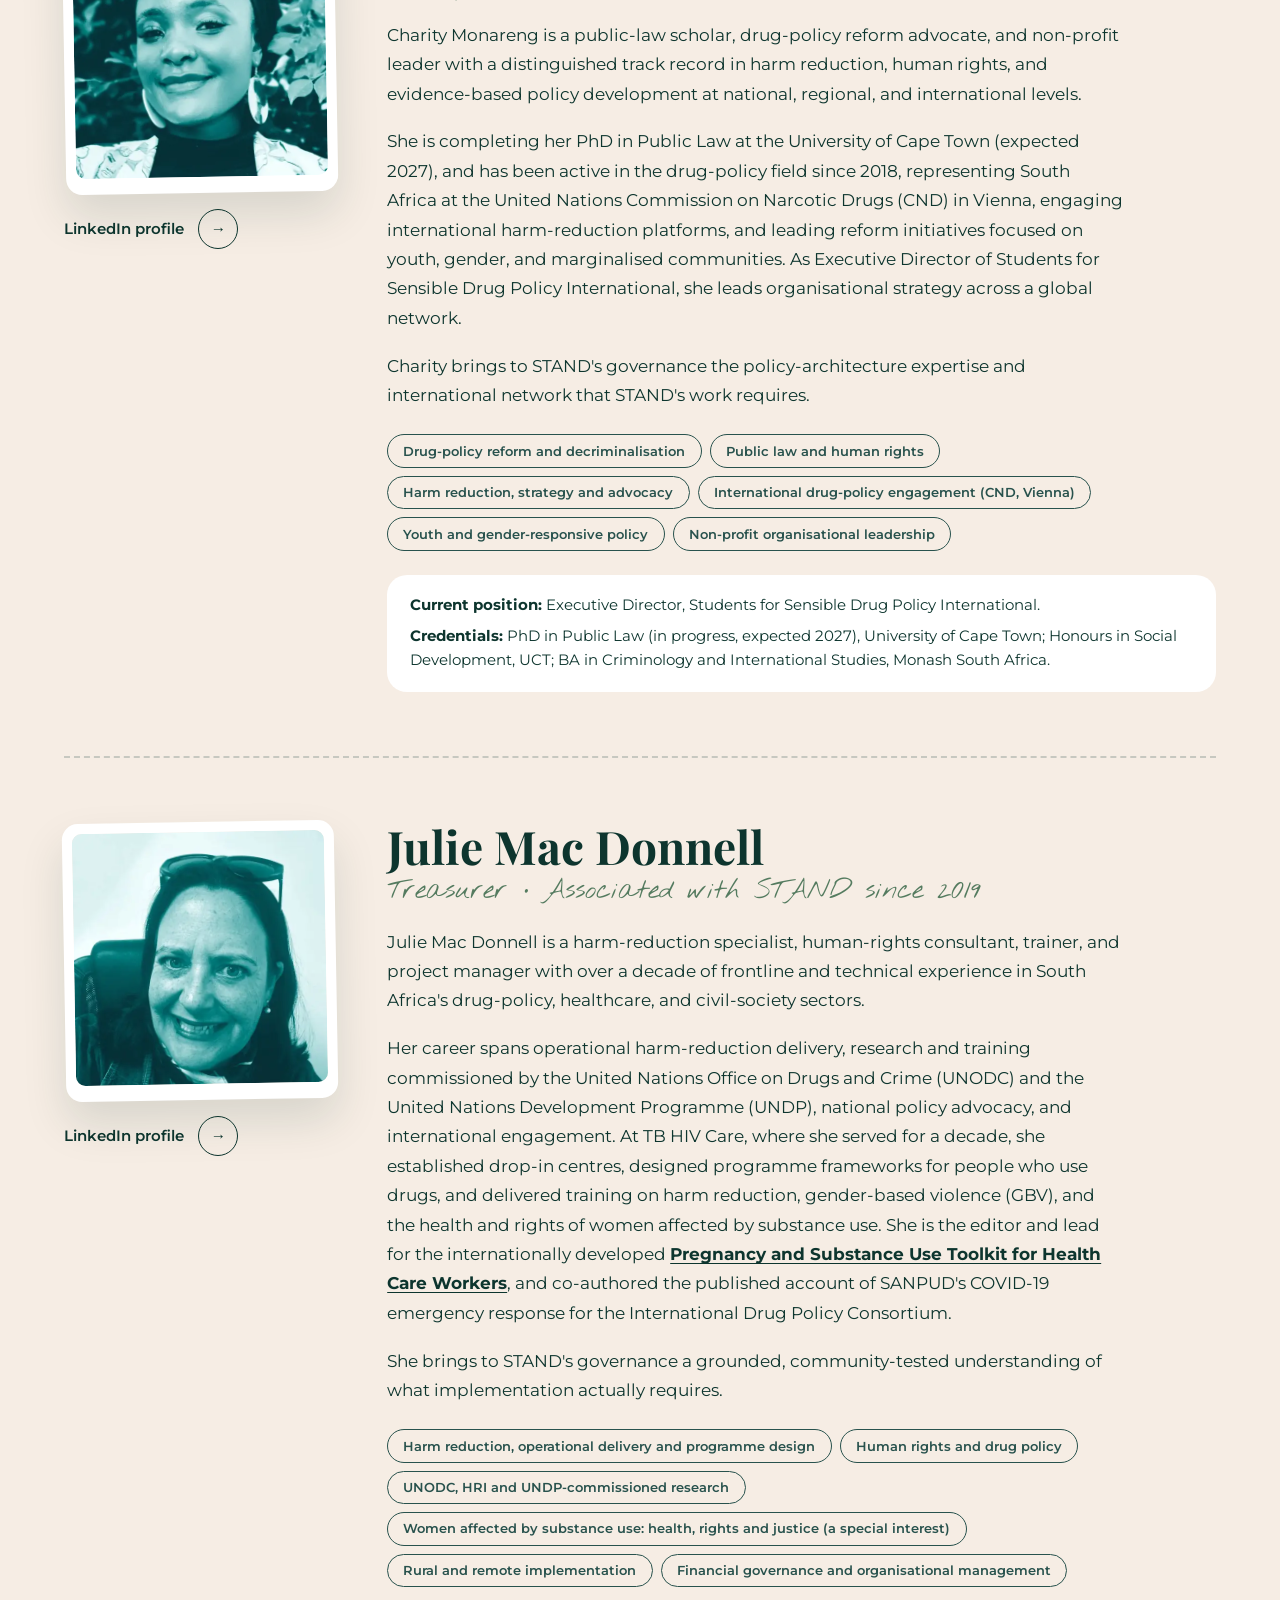
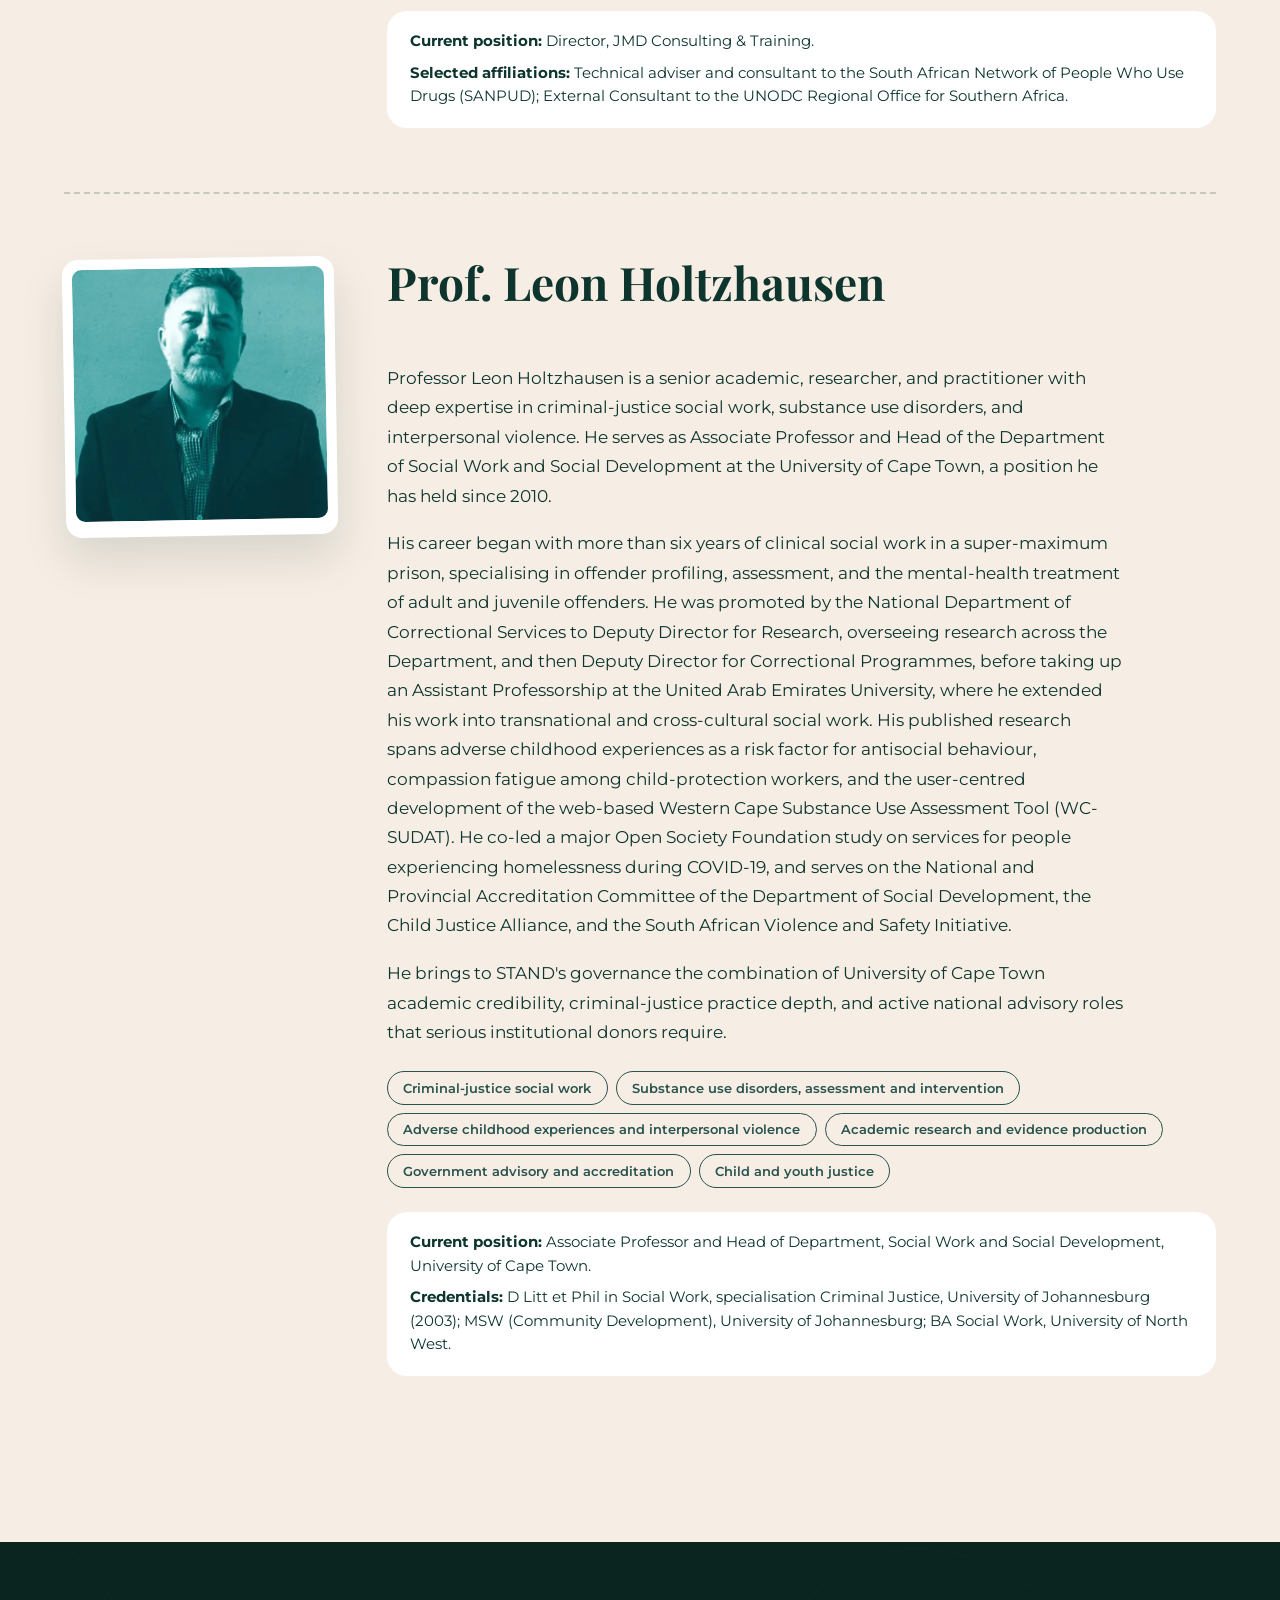
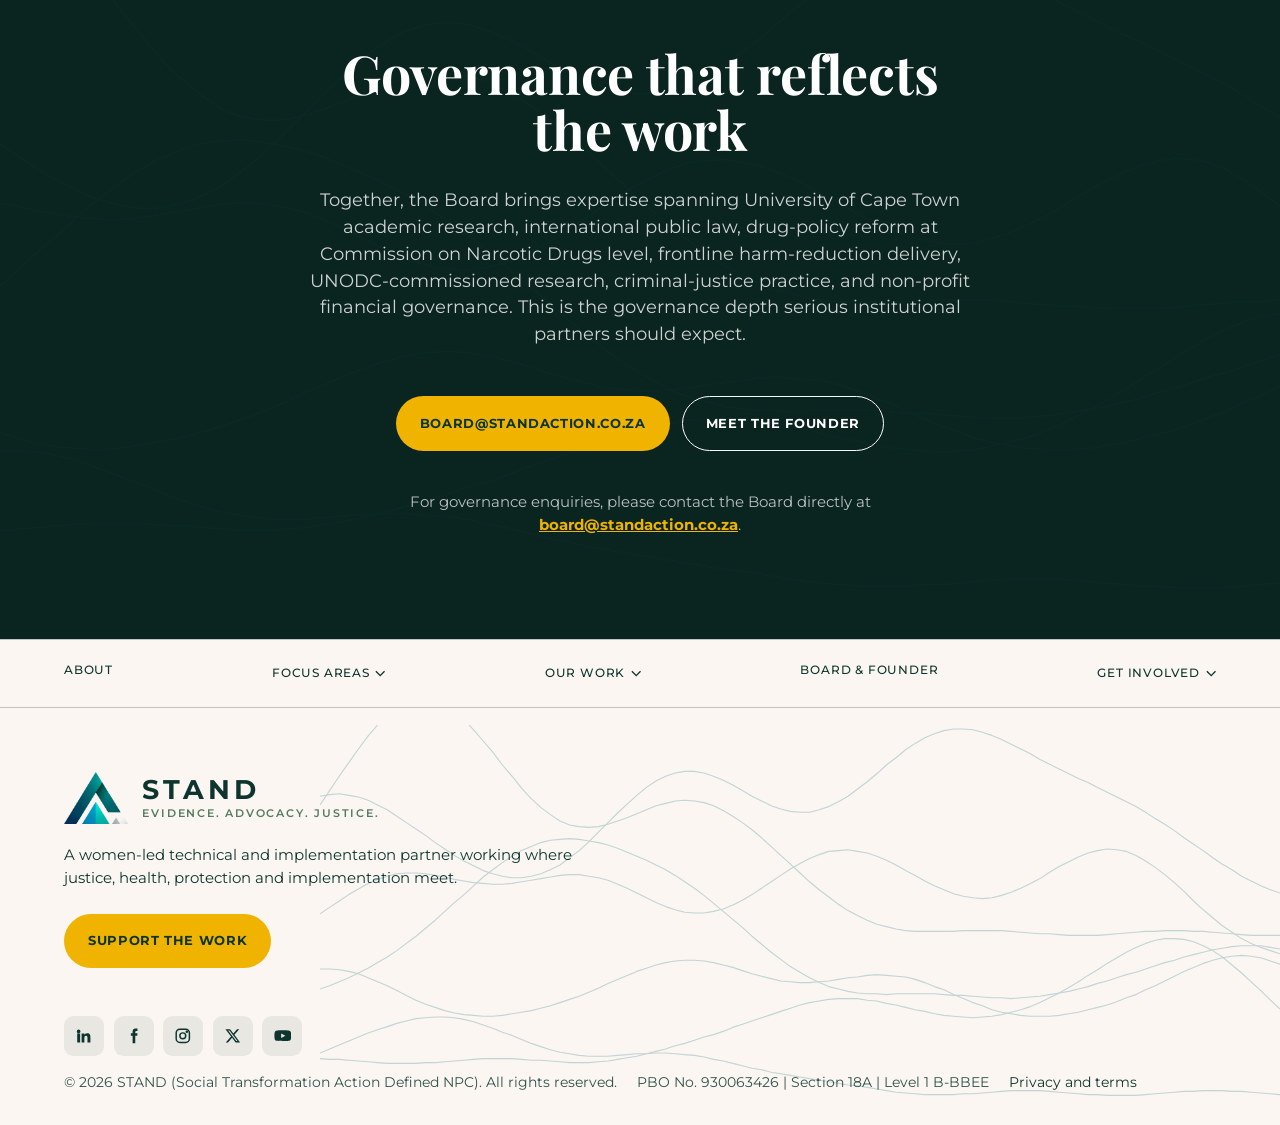
<file: board.html>
<!doctype html>
<html lang="en" class="no-js">
<head>
  <meta charset="utf-8">
  <meta name="viewport" content="width=device-width, initial-scale=1">
  <title>Board of Directors | STAND</title>
  <meta name="description" content="STAND&#x27;s Board of Directors brings expertise in criminal justice, public law, drug-policy reform, harm reduction and human rights.">
  <meta property="og:title" content="Board of Directors | STAND">
  <meta property="og:description" content="STAND&#x27;s Board of Directors brings expertise in criminal justice, public law, drug-policy reform, harm reduction and human rights.">
  <meta property="og:type" content="website">
  <meta property="og:url" content="https://standaction.co.za/board.html">
  <meta property="og:image" content="https://standaction.co.za/assets/social/stand-share.jpg">
  <meta property="og:image:width" content="1200">
  <meta property="og:image:height" content="630">
  <meta property="og:site_name" content="STAND">
  <meta name="twitter:card" content="summary_large_image">
  <meta name="twitter:site" content="@STANDactionZA">
  <meta name="theme-color" content="#0a241f">
  <link rel="icon" href="assets/stand/favicon.png" type="image/png">
  <link rel="apple-touch-icon" href="assets/stand/webclip.png">
  <link rel="preload" href="assets/fonts/playfair-display-latin-wght-normal.woff2" as="font" type="font/woff2" crossorigin>
  <link rel="stylesheet" href="css/styles.css">
  <link rel="stylesheet" href="css/pages.css?v=20261116b">
  <script>document.documentElement.classList.remove('no-js');</script>
</head>
<body class="page">
  <a class="skip-link" href="#main">Skip to content</a>

  <!-- ============ Navigation ============ -->
  <header class="nav" id="nav">
    <div class="nav-inner">
      <a class="nav-logo" href="index.html" aria-label="STAND home">
        <img class="brand-mark" src="assets/stand/stand-mark-colour.png" alt="" width="400" height="330"><span class="brand-text"><span class="brand-wm">STAND</span><span class="brand-strap">Evidence. Advocacy. Justice.</span></span>
      </a>

      <nav class="nav-menu" id="nav-menu" aria-label="Main">
        <a class="nav-link" href="about.html">About</a>

        <div class="nav-item">
          <a class="nav-link" href="work.html#focus-areas">Focus areas</a>
          <button class="nav-toggle" aria-expanded="false" aria-controls="dd-focus" aria-label="Show Focus areas menu">
            <svg class="chev" viewBox="0 0 12 8" fill="none" aria-hidden="true"><path d="M1 1.5l5 5 5-5" stroke="currentColor" stroke-width="1.6"/></svg>
          </button>
          <div class="dropdown" id="dd-focus">
            <a href="work.html#justice">Gender-Responsive Justice <img src="assets/art/icon-guidance.svg" alt="" loading="lazy"></a>
            <a href="work.html#harms">Substance-Related Harms <img src="assets/art/icon-sustainability.svg" alt="" loading="lazy"></a>
            <a href="work.html#systems">Systems Strengthening <img src="assets/art/icon-transformation.svg" alt="" loading="lazy"></a>
            <a href="work.html#alternatives">Alternatives to Incarceration <img src="assets/art/icon-culture.svg" alt="" loading="lazy"></a>
          </div>
        </div>

        <div class="nav-item">
          <a class="nav-link" href="work.html">Our work</a>
          <button class="nav-toggle" aria-expanded="false" aria-controls="dd-work" aria-label="Show Our work menu">
            <svg class="chev" viewBox="0 0 12 8" fill="none" aria-hidden="true"><path d="M1 1.5l5 5 5-5" stroke="currentColor" stroke-width="1.6"/></svg>
          </button>
          <div class="dropdown" id="dd-work">
            <a href="track-her-case.html">Track Her Case <img src="assets/art/icon-strategy.svg" alt="" loading="lazy"></a>
            <a href="work.html#training">Training and facilitation <img src="assets/art/icon-workshop.svg" alt="" loading="lazy"></a>
            <a href="work.html#convening">Stakeholder convening <img src="assets/art/icon-groups.svg" alt="" loading="lazy"></a>
            <a href="work.html#research">Research and assessment <img src="assets/art/icon-conflict.svg" alt="" loading="lazy"></a>
            <a href="work.html#writing">Policy and technical writing <img src="assets/art/icon-coaching.svg" alt="" loading="lazy"></a>
          </div>
        </div>

        <a class="nav-link" href="board.html" aria-current="page">Board &amp; founder</a>

        <div class="nav-item">
          <button class="nav-toggle" aria-expanded="false" aria-controls="dd-involved" style="padding-left:1rem">
            Get involved
            <svg class="chev" viewBox="0 0 12 8" fill="none" aria-hidden="true"><path d="M1 1.5l5 5 5-5" stroke="currentColor" stroke-width="1.6"/></svg>
          </button>
          <div class="dropdown" id="dd-involved">
            <a href="support.html#partner">Partner with us <img src="assets/art/icon-groups.svg" alt="" loading="lazy"></a>
            <a href="support.html#fund">Fund the work <img src="assets/art/icon-book.svg" alt="" loading="lazy"></a>
            <a href="support.html">Support the work <img src="assets/art/icon-fire.svg" alt="" loading="lazy"></a>
            <a href="campaign.html">Track Her Case campaign <img src="assets/art/icon-strategy.svg" alt="" loading="lazy"></a>
            <a href="support.html#collaborate">Collaborate <img src="assets/art/icon-digital.svg" alt="" loading="lazy"></a>
            <a href="founder.html">Meet the founder <img src="assets/art/icon-newsletter.svg" alt="" loading="lazy"></a>
          </div>
        </div>

        <a class="btn-pill mobile-contact" href="index.html#contact">Partner with STAND</a>
      </nav>

      <div class="nav-right">
        <a class="btn-pill nav-cta" href="index.html#contact">Partner with STAND</a>
        <span class="nav-here" aria-hidden="true">Board</span>
        <button class="burger" id="burger" aria-expanded="false" aria-controls="nav-menu" aria-label="Open menu"><span></span></button>
      </div>
    </div>
  </header>

  <main id="main">

    <section class="page-hero" aria-labelledby="page-title">
      <div class="container">
        <p class="eyebrow">Governance</p>
        <h1 id="page-title">Board of Directors</h1>
        <p class="lead">STAND is governed by directors who bring substantive expertise in criminal justice, public law, drug-policy reform, harm reduction, and human rights, grounded in implementation experience and international engagement.</p>
      </div>
      <img class="scene" src="assets/stand/cnd2025-group.jpg" alt="" aria-hidden="true">
    </section>

    <section class="band band--cream" aria-labelledby="ov-title">
      <div class="container split split--even">
        <h2 class="title reveal" id="ov-title">Accountable governance. Independent oversight.</h2>
        <div class="prose reveal">
          <p>STAND is a registered South African Non-Profit Company and Public Benefit Organisation, governed by a formal Board of Directors that provides independent oversight, strategic guidance, and fiduciary accountability.</p>
          <p>The Board is deliberately constituted to reflect the technical and policy domains in which STAND operates, so that governance is substantively informed as well as procedurally sound. Members are selected for sector expertise, independence, and their capacity to strengthen STAND's institutional credibility and strategic direction. The Board oversees STAND's programme strategy, financial governance, risk and organisational development, with regular engagement between formal meetings.</p>
        </div>
      </div>
    </section>

    <section class="band band--cream2" aria-label="Board members">
      <div class="container">
        <article class="profile" id="charity" aria-labelledby="charity-name">
          <div class="profile-side"><figure class="photo reveal "><img src="assets/stand/board-charity.jpg" alt="Charity Monareng" loading="lazy"></figure><a class="btn-learn" href="https://www.linkedin.com/in/charity-monareng-9877b065/" target="_blank" rel="noopener">LinkedIn profile <span class="arrow" aria-hidden="true">&rarr;</span></a></div>
          <div>
            <h2 class="reveal" id="charity-name">Charity Monareng</h2>
            <p class="role reveal">Chairperson · Member since 2021</p>
            <div class="prose reveal"><p>Charity Monareng is a public-law scholar, drug-policy reform advocate, and non-profit leader with a distinguished track record in harm reduction, human rights, and evidence-based policy development at national, regional, and international levels.</p><p>She is completing her PhD in Public Law at the University of Cape Town (expected 2027), and has been active in the drug-policy field since 2018, representing South Africa at the United Nations Commission on Narcotic Drugs (CND) in Vienna, engaging international harm-reduction platforms, and leading reform initiatives focused on youth, gender, and marginalised communities. As Executive Director of Students for Sensible Drug Policy International, she leads organisational strategy across a global network.</p><p>Charity brings to STAND's governance the policy-architecture expertise and international network that STAND's work requires.</p></div>
            <ul class="tags reveal"><li>Drug-policy reform and decriminalisation</li><li>Public law and human rights</li><li>Harm reduction, strategy and advocacy</li><li>International drug-policy engagement (CND, Vienna)</li><li>Youth and gender-responsive policy</li><li>Non-profit organisational leadership</li></ul>
            <div class="creds reveal"><p><b>Current position:</b> Executive Director, Students for Sensible Drug Policy International.</p><p><b>Credentials:</b> PhD in Public Law (in progress, expected 2027), University of Cape Town; Honours in Social Development, UCT; BA in Criminology and International Studies, Monash South Africa.</p></div>
          </div>
        </article>
        <article class="profile" id="julie" aria-labelledby="julie-name">
          <div class="profile-side"><figure class="photo reveal "><img src="assets/stand/board-julie.jpg" alt="Julie Mac Donnell" loading="lazy" style="object-position:50% 35%"></figure><a class="btn-learn" href="https://www.linkedin.com/in/julie-mac-donnell-921434a4/" target="_blank" rel="noopener">LinkedIn profile <span class="arrow" aria-hidden="true">&rarr;</span></a></div>
          <div>
            <h2 class="reveal" id="julie-name">Julie Mac Donnell</h2>
            <p class="role reveal">Treasurer · Associated with STAND since 2019</p>
            <div class="prose reveal"><p>Julie Mac Donnell is a harm-reduction specialist, human-rights consultant, trainer, and project manager with over a decade of frontline and technical experience in South Africa's drug-policy, healthcare, and civil-society sectors.</p><p>Her career spans operational harm-reduction delivery, research and training commissioned by the United Nations Office on Drugs and Crime (UNODC) and the United Nations Development Programme (UNDP), national policy advocacy, and international engagement. At TB HIV Care, where she served for a decade, she established drop-in centres, designed programme frameworks for people who use drugs, and delivered training on harm reduction, gender-based violence (GBV), and the health and rights of women affected by substance use. She is the editor and lead for the internationally developed <a href="https://www.perinatalharmreduction.org/southafrica" target="_blank" rel="noopener">Pregnancy and Substance Use Toolkit for Health Care Workers</a>, and co-authored the published account of SANPUD's COVID-19 emergency response for the International Drug Policy Consortium.</p><p>She brings to STAND's governance a grounded, community-tested understanding of what implementation actually requires.</p></div>
            <ul class="tags reveal"><li>Harm reduction, operational delivery and programme design</li><li>Human rights and drug policy</li><li>UNODC, HRI and UNDP-commissioned research</li><li>Women affected by substance use: health, rights and justice (a special interest)</li><li>Rural and remote implementation</li><li>Financial governance and organisational management</li></ul>
            <div class="creds reveal"><p><b>Current position:</b> Director, JMD Consulting &amp; Training.</p><p><b>Selected affiliations:</b> Technical adviser and consultant to the South African Network of People Who Use Drugs (SANPUD); External Consultant to the UNODC Regional Office for Southern Africa.</p></div>
          </div>
        </article>
        <article class="profile" id="leon" aria-labelledby="leon-name">
          <div class="profile-side"><figure class="photo reveal "><img src="assets/stand/board-leon.jpg" alt="Prof. Leon Holtzhausen" loading="lazy"></figure></div>
          <div>
            <h2 class="reveal" id="leon-name">Prof. Leon Holtzhausen</h2>
            <p class="role reveal">Director &amp; Secretary · Member since January 2021</p>
            <div class="prose reveal"><p>Professor Leon Holtzhausen is a senior academic, researcher, and practitioner with deep expertise in criminal-justice social work, substance use disorders, and interpersonal violence. He serves as Associate Professor and Head of the Department of Social Work and Social Development at the University of Cape Town, a position he has held since 2010.</p><p>His career began with more than six years of clinical social work in a super-maximum prison, specialising in offender profiling, assessment, and the mental-health treatment of adult and juvenile offenders. He was promoted by the National Department of Correctional Services to Deputy Director for Research, overseeing research across the Department, and then Deputy Director for Correctional Programmes, before taking up an Assistant Professorship at the United Arab Emirates University, where he extended his work into transnational and cross-cultural social work. His published research spans adverse childhood experiences as a risk factor for antisocial behaviour, compassion fatigue among child-protection workers, and the user-centred development of the web-based Western Cape Substance Use Assessment Tool (WC-SUDAT). He co-led a major Open Society Foundation study on services for people experiencing homelessness during COVID-19, and serves on the National and Provincial Accreditation Committee of the Department of Social Development, the Child Justice Alliance, and the South African Violence and Safety Initiative.</p><p>He brings to STAND's governance the combination of University of Cape Town academic credibility, criminal-justice practice depth, and active national advisory roles that serious institutional donors require.</p></div>
            <ul class="tags reveal"><li>Criminal-justice social work</li><li>Substance use disorders, assessment and intervention</li><li>Adverse childhood experiences and interpersonal violence</li><li>Academic research and evidence production</li><li>Government advisory and accreditation</li><li>Child and youth justice</li></ul>
            <div class="creds reveal"><p><b>Current position:</b> Associate Professor and Head of Department, Social Work and Social Development, University of Cape Town.</p><p><b>Credentials:</b> D Litt et Phil in Social Work, specialisation Criminal Justice, University of Johannesburg (2003); MSW (Community Development), University of Johannesburg; BA Social Work, University of North West.</p></div>
          </div>
        </article>
      </div>
    </section>

    <section class="band band--dark page-cta" aria-labelledby="cta-title">
      <img class="contours" src="assets/art/contours-footer.svg" alt="" aria-hidden="true" loading="lazy">
      <div class="container">
        <h2 class="title reveal" id="cta-title">Governance that reflects the work</h2>
        <p class="lead reveal">Together, the Board brings expertise spanning University of Cape Town academic research, international public law, drug-policy reform at Commission on Narcotic Drugs level, frontline harm-reduction delivery, UNODC-commissioned research, criminal-justice practice, and non-profit financial governance. This is the governance depth serious institutional partners should expect.</p>
        <div class="actions reveal"><a class="btn-pill" href="mailto:board@standaction.co.za">board@standaction.co.za</a><a class="btn-ghost" href="founder.html">Meet the founder</a></div>
        <p class="small">For governance enquiries, please contact the Board directly at <a href="mailto:board@standaction.co.za">board@standaction.co.za</a>.</p>
      </div>
    </section>
  </main>

  <!-- ============ Footer ============ -->
  <footer class="footer">
    <nav class="footer-nav" aria-label="Footer">
      <ul>
        <li><a href="about.html">About</a></li>
        <li>
          <details>
            <summary>Focus areas <svg class="chev" viewBox="0 0 12 8" fill="none" aria-hidden="true"><path d="M1 1.5l5 5 5-5" stroke="currentColor" stroke-width="1.6"/></svg></summary>
            <ul>
              <li><a href="work.html#justice">Gender-Responsive Justice</a></li>
              <li><a href="work.html#harms">Substance-Related Harms</a></li>
              <li><a href="work.html#systems">Systems Strengthening</a></li>
              <li><a href="work.html#alternatives">Alternatives to Incarceration</a></li>
            </ul>
          </details>
        </li>
        <li>
          <details>
            <summary>Our work <svg class="chev" viewBox="0 0 12 8" fill="none" aria-hidden="true"><path d="M1 1.5l5 5 5-5" stroke="currentColor" stroke-width="1.6"/></svg></summary>
            <ul>
              <li><a href="track-her-case.html">Track Her Case</a></li>
              <li><a href="work.html#training">Training and facilitation</a></li>
              <li><a href="work.html#convening">Stakeholder convening</a></li>
              <li><a href="work.html#research">Research and assessment</a></li>
              <li><a href="work.html#writing">Policy and technical writing</a></li>
            </ul>
          </details>
        </li>
        <li><a href="board.html">Board &amp; founder</a></li>
        <li>
          <details>
            <summary>Get involved <svg class="chev" viewBox="0 0 12 8" fill="none" aria-hidden="true"><path d="M1 1.5l5 5 5-5" stroke="currentColor" stroke-width="1.6"/></svg></summary>
            <ul>
              <li><a href="support.html#partner">Partner with us</a></li>
              <li><a href="support.html#fund">Fund the work</a></li>
              <li><a href="support.html">Support the work</a></li>
              <li><a href="support.html#collaborate">Collaborate</a></li>
              <li><a href="founder.html">Meet the founder</a></li>
            </ul>
          </details>
        </li>
      </ul>
    </nav>

    <div class="footer-main">
      <a class="logo brand" href="index.html" aria-label="STAND home"><img class="brand-mark" src="assets/stand/stand-mark.png" alt="" width="389" height="320" loading="lazy"><span class="brand-text"><span class="brand-wm">STAND</span><span class="brand-strap">Evidence. Advocacy. Justice.</span></span></a>
      <p class="tagline">A women-led technical and implementation partner working where justice, health, protection and implementation meet.</p>
      <a class="btn-pill footer-support" href="support.html#ways">Support the work</a>
      <div class="footer-bottom">
        <div class="socials">
          <a href="https://linkedin.com/company/standactionza" target="_blank" rel="noopener" aria-label="STAND on LinkedIn">
            <svg viewBox="0 0 24 24" fill="currentColor" aria-hidden="true"><path d="M4.98 3.5a2.5 2.5 0 11-.01 5 2.5 2.5 0 01.01-5zM3 9h4v12H3zM9 9h3.8v1.7h.05c.53-1 1.83-2.05 3.77-2.05C20.6 8.65 21 11.2 21 14.5V21h-4v-5.8c0-1.4-.03-3.2-1.95-3.2-1.95 0-2.25 1.52-2.25 3.1V21H9z"/></svg>
          </a>
          <a href="https://www.facebook.com/standaction" target="_blank" rel="noopener" aria-label="STAND on Facebook">
            <svg viewBox="0 0 24 24" fill="currentColor" aria-hidden="true"><path d="M14 8.5V6.8c0-.8.5-1.3 1.4-1.3H17V2.2C16.3 2.1 15.3 2 14.3 2 11.9 2 10.4 3.5 10.4 6.2v2.3H8v3.6h2.4V22H14v-9.9h2.7l.4-3.6z"/></svg>
          </a>
          <a href="https://instagram.com/standactionza" target="_blank" rel="noopener" aria-label="STAND on Instagram">
            <svg viewBox="0 0 24 24" fill="none" stroke="currentColor" stroke-width="2" aria-hidden="true"><rect x="3" y="3" width="18" height="18" rx="5"/><circle cx="12" cy="12" r="4"/><circle cx="17.5" cy="6.5" r="0.8" fill="currentColor"/></svg>
          </a>
          <a href="https://x.com/STANDactionZA" target="_blank" rel="noopener" aria-label="STAND on X">
            <svg viewBox="0 0 24 24" fill="currentColor" aria-hidden="true"><path d="M17.75 3h3.07l-6.7 7.66L22 21h-6.17l-4.83-6.32L5.47 21H2.4l7.17-8.2L2 3h6.33l4.37 5.77zm-1.08 16.18h1.7L7.4 4.73H5.58z"/></svg>
          </a>
          <a href="https://www.youtube.com/channel/UCFACtVAfBVPBFqlOImxfY6A" target="_blank" rel="noopener" aria-label="STAND on YouTube">
            <svg viewBox="0 0 24 24" fill="currentColor" aria-hidden="true"><path d="M23 7.2a3 3 0 00-2.1-2.1C19 4.6 12 4.6 12 4.6s-7 0-8.9.5A3 3 0 001 7.2 31 31 0 00.5 12 31 31 0 001 16.8a3 3 0 002.1 2.1c1.9.5 8.9.5 8.9.5s7 0 8.9-.5a3 3 0 002.1-2.1 31 31 0 00.5-4.8 31 31 0 00-.5-4.8zM9.75 15.02V8.98L15.5 12z"/></svg>
          </a>
        </div>
        <div class="legal">
          <span>&copy; 2026 STAND (Social Transformation Action Defined NPC). All rights reserved.</span>
          <span>PBO No. 930063426 | Section 18A | Level 1 B-BBEE</span>
          <a href="privacy.html">Privacy and terms</a>
        </div>
      </div>
    </div>
    <img class="footer-art" src="assets/art/contours-footer.svg" alt="" aria-hidden="true" loading="lazy">
  </footer>

  <a class="to-top" id="to-top" href="#main" aria-label="Back to top">
    <svg width="16" height="16" viewBox="0 0 16 16" fill="none" aria-hidden="true"><path d="M2 10l6-6 6 6" stroke="currentColor" stroke-width="2"/></svg>
  </a>

  <script src="js/main.js?v=20261116b" defer></script>
</body>
</html>
</file>
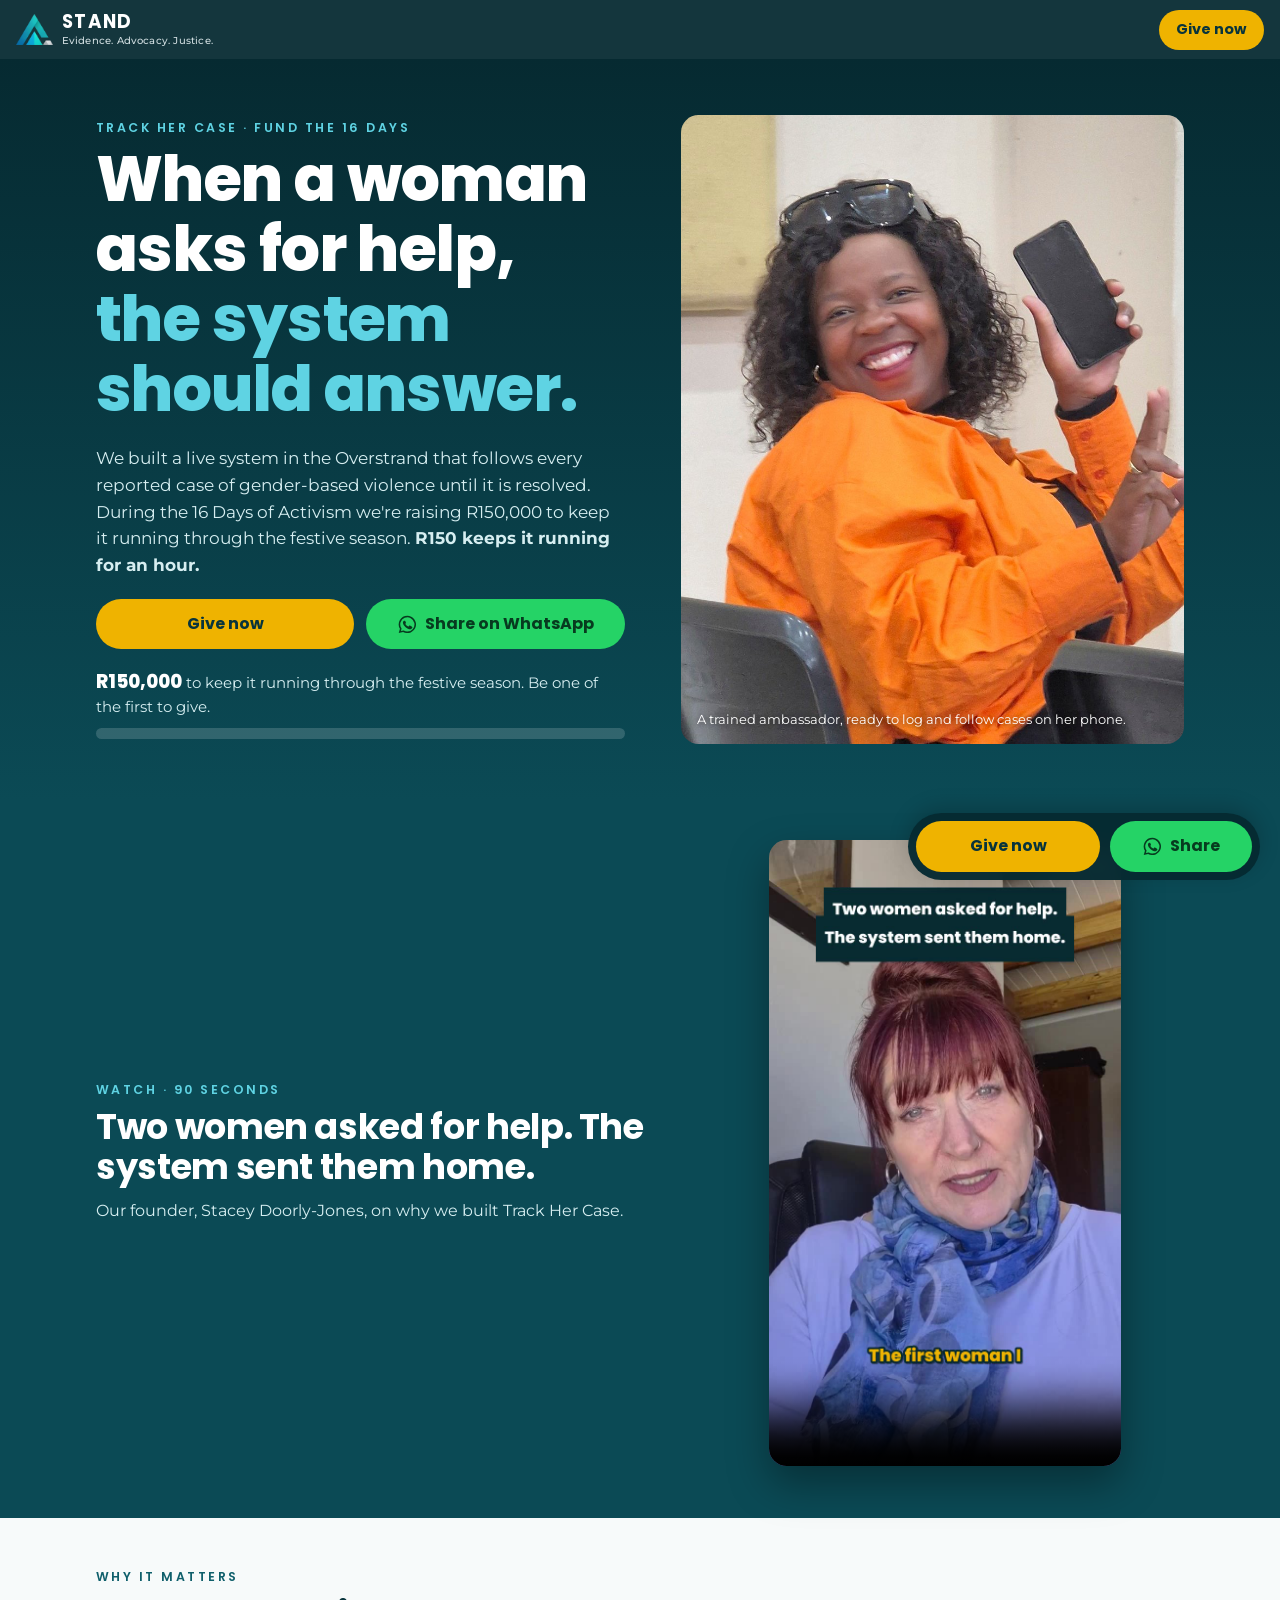
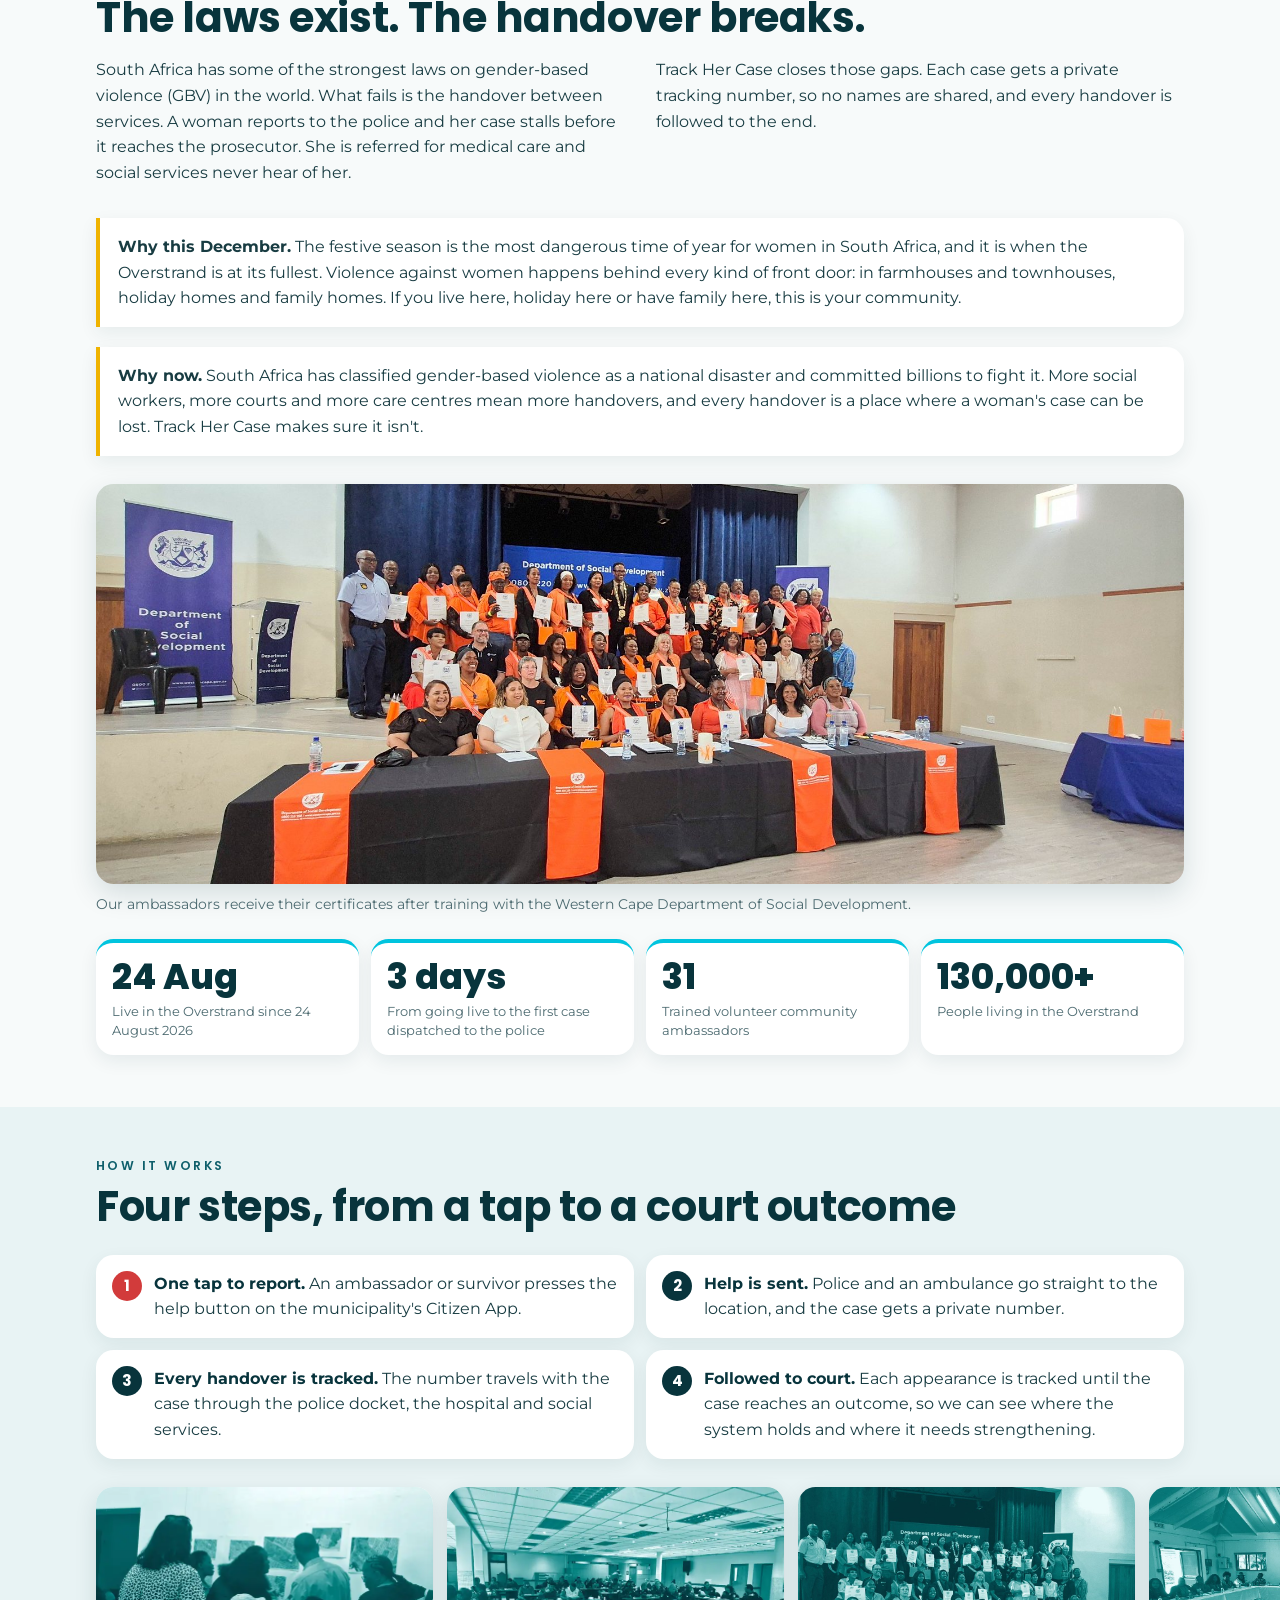
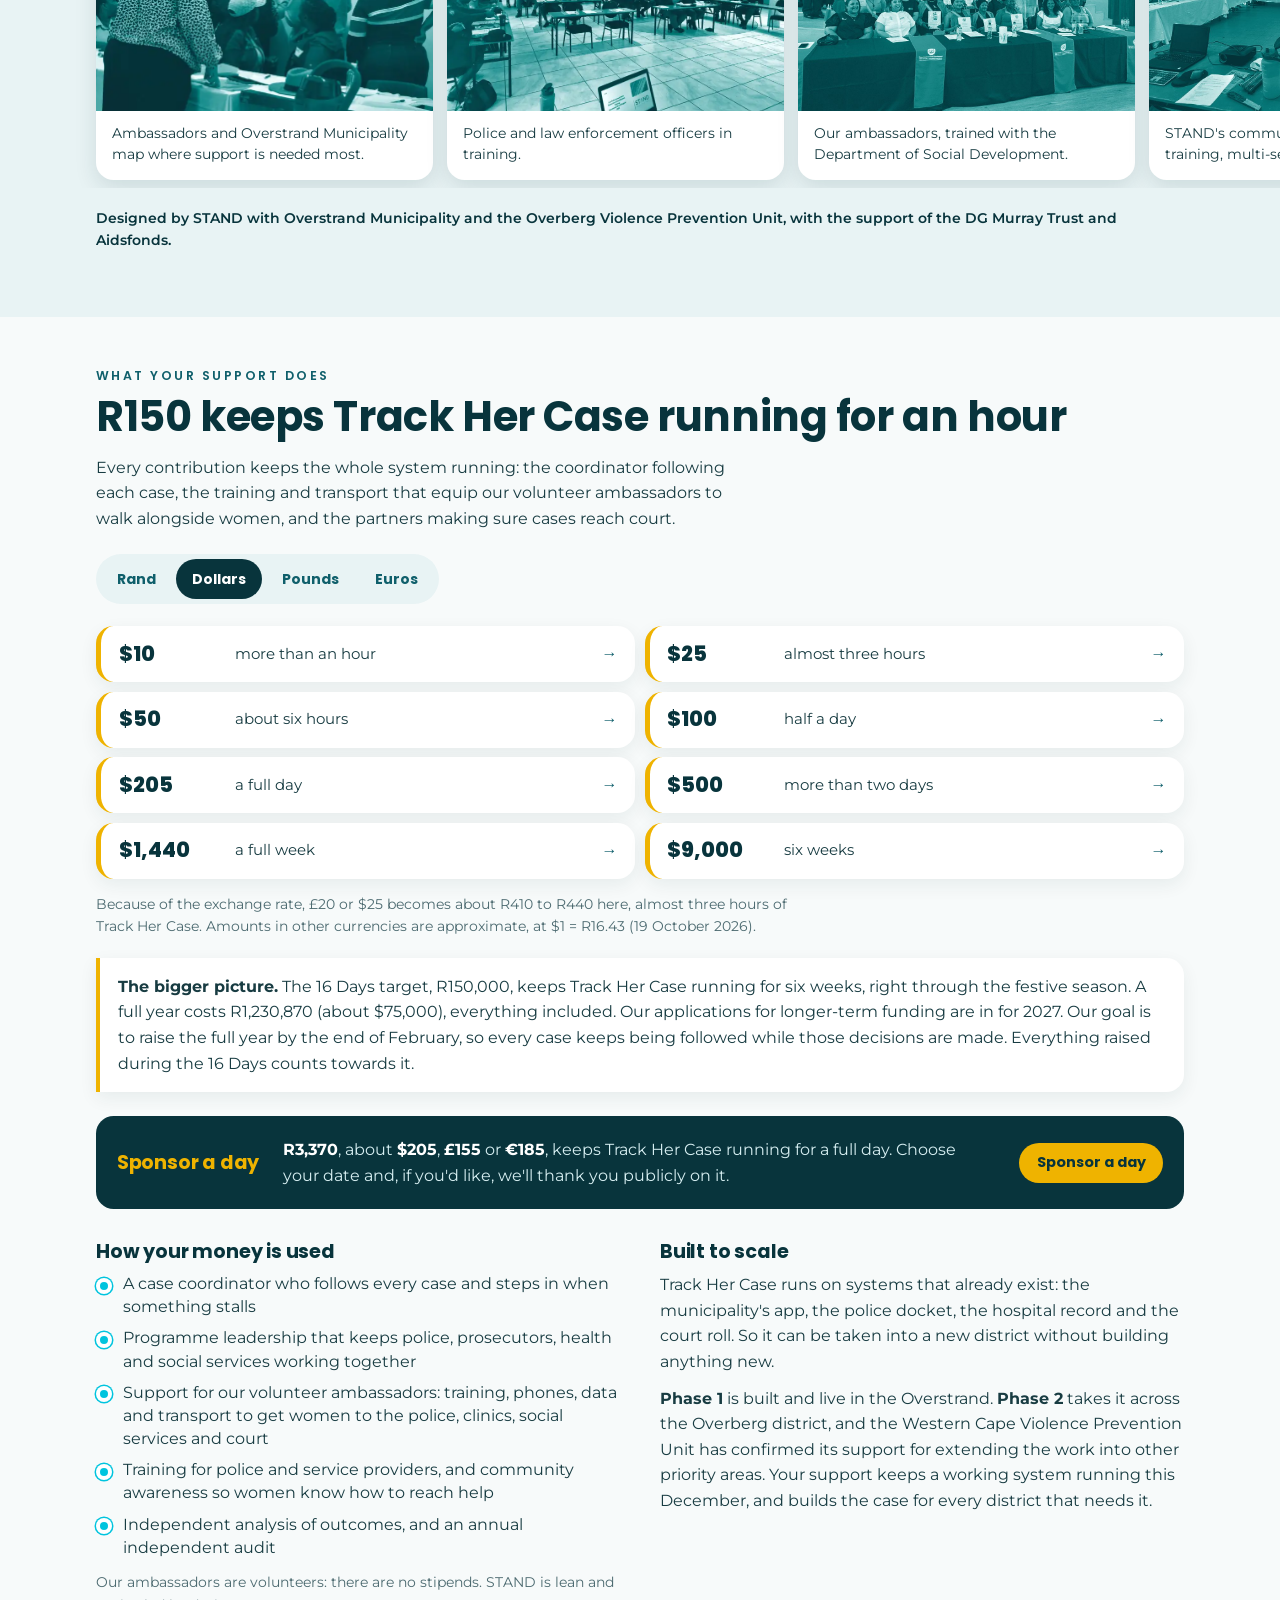
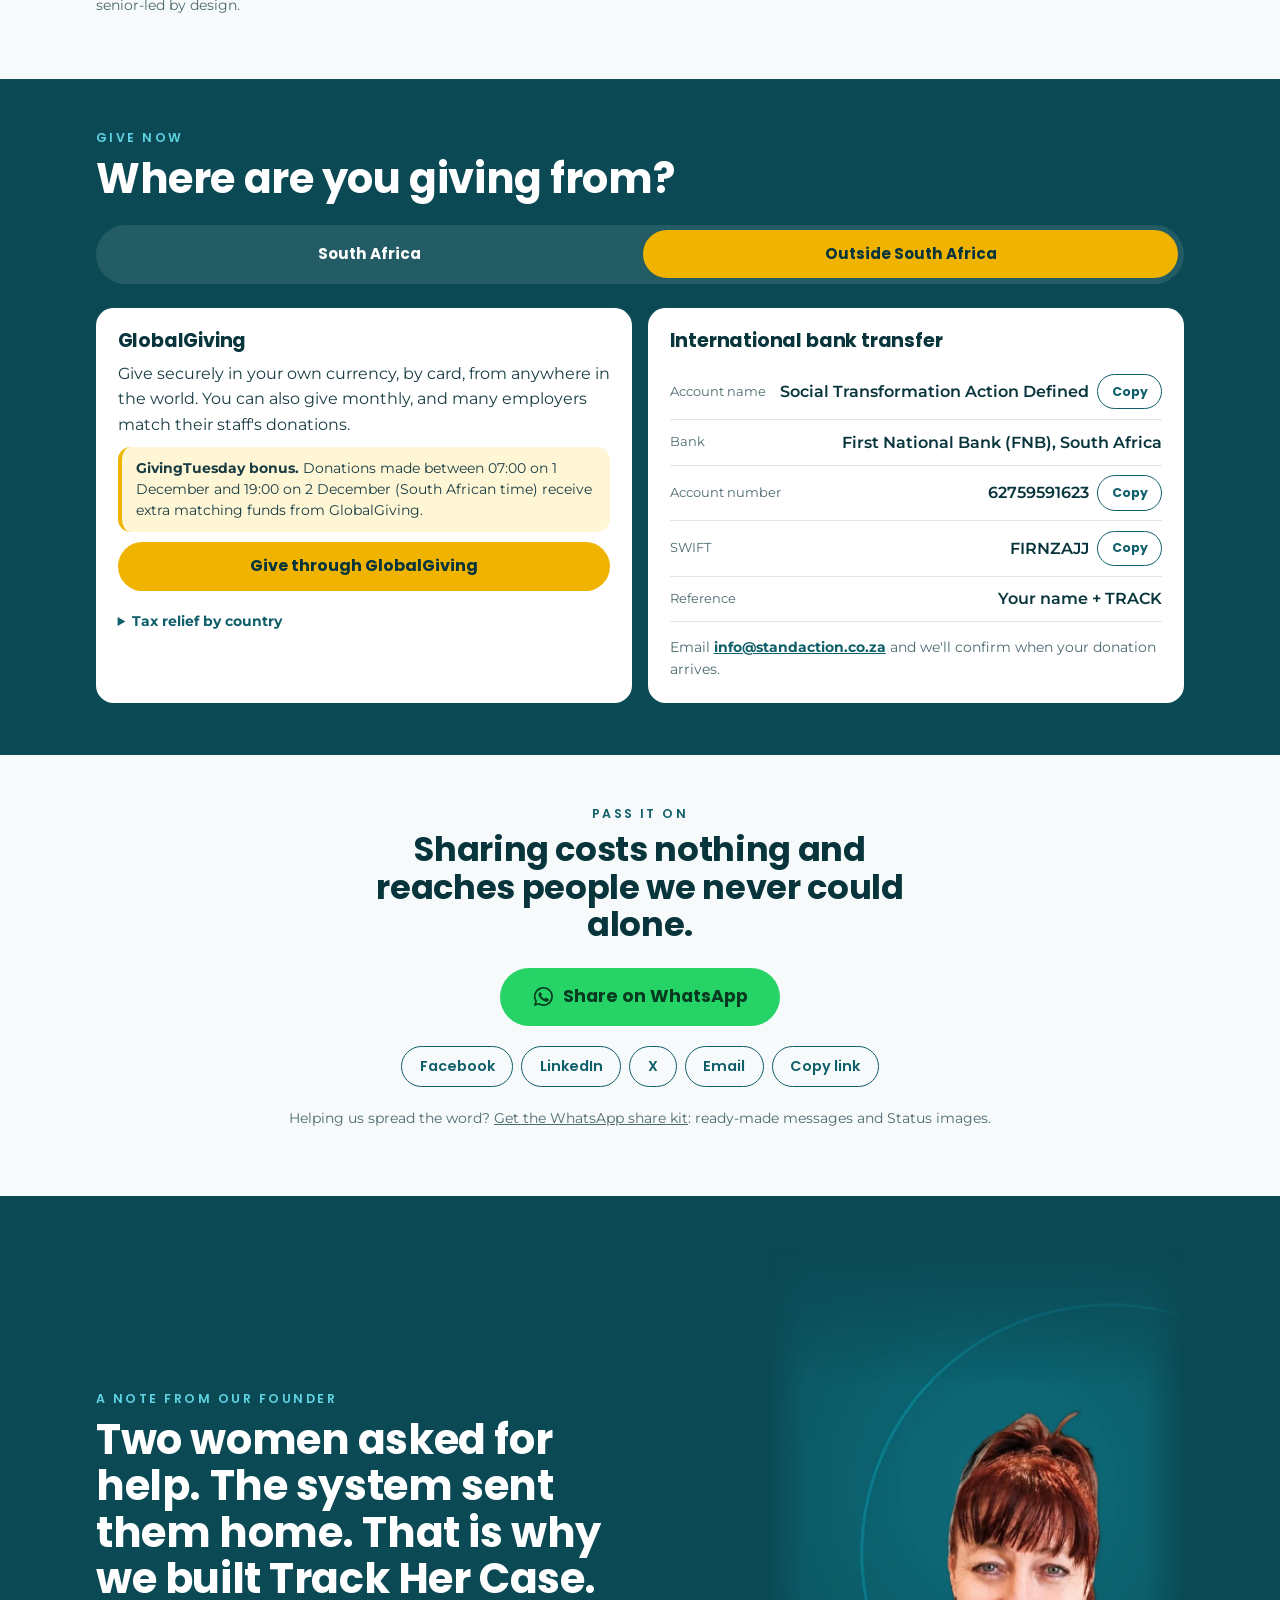
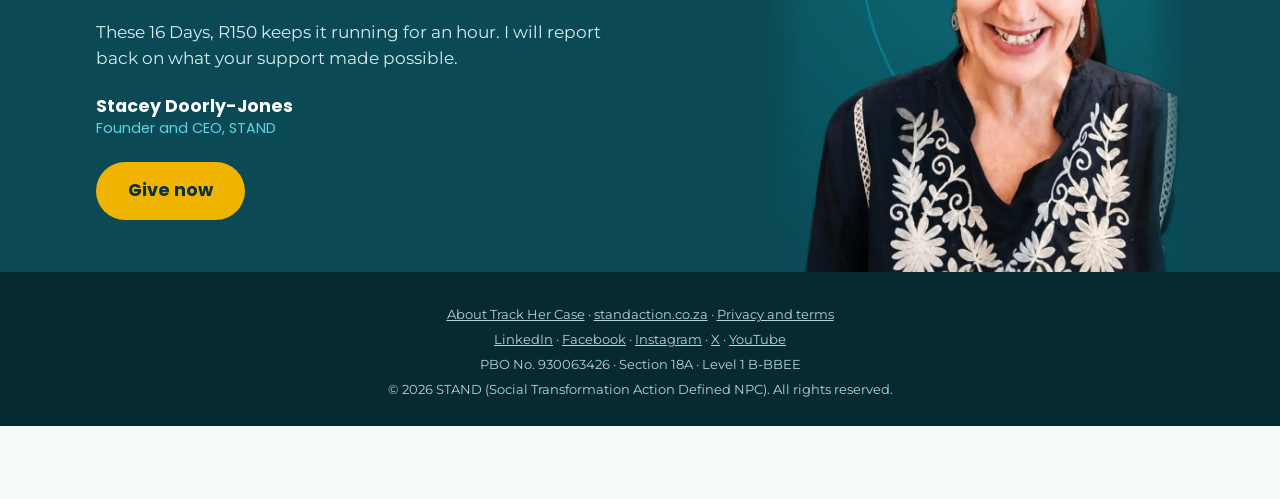
<file: campaign.html>
<!doctype html>
<html lang="en-ZA" class="no-js">
<head>
  <meta charset="utf-8">
  <script>document.documentElement.classList.remove('no-js');</script>
  <meta name="viewport" content="width=device-width, initial-scale=1, viewport-fit=cover">
  <title>Track Her Case: Give now | STAND</title>
  <meta name="description" content="Track Her Case follows every reported case of gender-based violence in the Overstrand through police, health, social services and the courts. Give now and pass it on.">
  <link rel="canonical" href="https://standaction.co.za/campaign.html">
  <meta property="og:type" content="website">
  <meta property="og:site_name" content="STAND">
  <meta property="og:url" content="https://standaction.co.za/campaign.html">
  <meta property="og:title" content="When a woman asks for help, the system should answer.">
  <meta property="og:description" content="Track Her Case follows every reported case of gender-based violence in the Overstrand through police, health, social services and the courts. Give now and pass it on.">
  <meta property="og:image" content="https://standaction.co.za/assets/stand/give-share.jpg">
  <meta property="og:image:width" content="1200">
  <meta property="og:image:height" content="630">
  <meta property="og:image:alt" content="A smiling Track Her Case ambassador holding her phone, beside the words: When a woman asks for help, the system should answer.">
  <meta name="twitter:card" content="summary_large_image">
  <meta name="twitter:site" content="@STANDactionZA">
  <meta name="theme-color" content="#08343c">
  <link rel="icon" href="assets/stand/favicon.png" type="image/png">
  <link rel="apple-touch-icon" href="assets/stand/webclip.png">
  <link rel="preload" href="assets/fonts/poppins-latin-700-normal.woff2" as="font" type="font/woff2" crossorigin>
  <link rel="stylesheet" href="css/campaign.css?v=20261125b">
</head>
<body>
  <a class="skip" href="#main">Skip to content</a>
  <header class="top">
    <a class="brand" href="index.html" aria-label="STAND home"><img src="assets/stand/stand-mark-colour.png" alt="" width="400" height="330"><span class="brand-words"><span>STAND</span><small>Evidence. Advocacy. Justice.</small></span></a>
    <a class="btn btn--give btn--sm" href="#give">Give now</a>
  </header>

  <main id="main">
    <section class="hero" aria-labelledby="hero-title">
      <div class="wrap hero-grid">
        <div class="hero-head">
          <p class="eyebrow">Track Her Case · Fund the 16 Days</p>
          <h1 id="hero-title">When a woman asks for help, <em>the system should answer.</em></h1>
        </div>
        <figure class="hero-photo">
          <img src="assets/stand/ambassador-smile.jpg" alt="A smiling Track Her Case ambassador holding up her phone" width="924" height="1155" fetchpriority="high">
          <figcaption>A trained ambassador, ready to log and follow cases on her phone.</figcaption>
        </figure>
        <div class="hero-body">
          <p class="lead">We built a live system in the Overstrand that follows every reported case of gender-based violence until it is resolved. During the 16 Days of Activism we're raising R150,000 to keep it running through the festive season. <b>R150 keeps it running for an hour.</b></p>
          <div class="cta-row">
            <a class="btn btn--give" href="#give">Give now</a>
            <a class="btn btn--wa" href="https://wa.me/?text=https%3A%2F%2Fstandaction.co.za%2Fcampaign.html%3Fs%3Dwa%0A%0A%F0%9F%92%99%20When%20a%20woman%20asks%20for%20help%2C%20the%20system%20should%20answer.%0A%0AToo%20often%20in%20South%20Africa%2C%20a%20woman%27s%20case%20gets%20lost%20between%20the%20police%20station%2C%20the%20hospital%20and%20the%20court.%20Track%20Her%20Case%2C%20live%20in%20the%20Overstrand%2C%20gives%20every%20case%20a%20private%20tracking%20number%20and%20follows%20it%20all%20the%20way%20to%20justice.%0A%0ADuring%20the%2016%20Days%20of%20Activism%20we%27re%20raising%20R150%2C000%20to%20keep%20it%20running%20through%20the%20festive%20season%2C%20the%20most%20dangerous%20time%20of%20year%20for%20women.%0A%0A%F0%9F%87%BF%F0%9F%87%A6%20R150%20keeps%20it%20running%20for%20an%20hour%0A%F0%9F%8C%8D%20Abroad%3F%20%2410%20or%20%C2%A38%20goes%20much%20further%20here%0A%0APlease%20forward%20this%20to%20one%20person%20%F0%9F%99%8F%F0%9F%8F%BD" target="_blank" rel="noopener"><svg viewBox="0 0 24 24" aria-hidden="true"><path fill="currentColor" d="M12 2a10 10 0 0 0-8.6 15.1L2 22l5-1.3A10 10 0 1 0 12 2Zm0 18.2a8.2 8.2 0 0 1-4.2-1.1l-.3-.2-3 .8.8-2.9-.2-.3A8.2 8.2 0 1 1 12 20.2Zm4.5-6.1c-.2-.1-1.5-.7-1.7-.8s-.4-.1-.6.1-.7.8-.8 1-.3.2-.5.1a6.7 6.7 0 0 1-3.3-2.9c-.3-.4.2-.4.7-1.3.1-.2 0-.3 0-.4l-.8-1.8c-.2-.5-.4-.4-.6-.4h-.5a1 1 0 0 0-.7.3 3 3 0 0 0-.9 2.2 5.2 5.2 0 0 0 1.1 2.7 11.9 11.9 0 0 0 4.6 4c1.7.7 2.4.8 3.2.7a2.8 2.8 0 0 0 1.8-1.3 2.3 2.3 0 0 0 .2-1.3c-.1-.1-.3-.2-.5-.3Z"/></svg>Share on WhatsApp</a>
          </div>
          <div class="progress" data-goal="150000" hidden>
            <p class="progress-line"><b data-raised>R0</b> raised of R150,000 for the 16 Days</p>
            <div class="bar" role="progressbar" aria-label="Raised towards R150,000" aria-valuemin="0" aria-valuemax="150000" aria-valuenow="0"><span></span></div>
          </div>
          
        </div>
      </div>
    </section>

    <section class="sec sec--dark watch" id="watch" aria-labelledby="watch-title">
      <div class="wrap watch-grid">
        <div>
          <p class="eyebrow">Watch · 90 seconds</p>
          <h2 id="watch-title">Two women asked for help. The system sent them home.</h2>
          <p class="watch-lead">Our founder, Stacey Doorly-Jones, on why we built Track Her Case.</p>
        </div>
        <video class="film" controls playsinline preload="none" poster="assets/video/track-her-case-poster.jpg" width="720" height="1280">
          <source src="assets/video/track-her-case-9x16.mp4" type="video/mp4">
        </video>
      </div>
    </section>
    <section class="sec" id="why" aria-labelledby="why-title">
      <div class="wrap">
        <p class="eyebrow">Why it matters</p>
        <h2 id="why-title">The laws exist. The handover breaks.</h2>
        <div class="two">
          <p>South Africa has some of the strongest laws on gender-based violence (GBV) in the world. What fails is the handover between services. A woman reports to the police and her case stalls before it reaches the prosecutor. She is referred for medical care and social services never hear of her.</p>
          <p>Track Her Case closes those gaps. Each case gets a private tracking number, so no names are shared, and every handover is followed to the end.</p>
        </div>
        <p class="why-now"><b>Why this December.</b> The festive season is the most dangerous time of year for women in South Africa, and it is when the Overstrand is at its fullest. Violence against women happens behind every kind of front door: in farmhouses and townhouses, holiday homes and family homes. If you live here, holiday here or have family here, this is your community.</p>
        <p class="why-now"><b>Why now.</b> South Africa has classified gender-based violence as a national disaster and committed billions to fight it. More social workers, more courts and more care centres mean more handovers, and every handover is a place where a woman's case can be lost. Track Her Case makes sure it isn't.</p>
        <figure class="wide-photo">
          <img src="assets/stand/ambassadors-certificates-colour.jpg" alt="Track Her Case ambassadors holding their certificates with the Western Cape Department of Social Development" width="1930" height="710" loading="lazy">
          <figcaption>Our ambassadors receive their certificates after training with the Western Cape Department of Social Development.</figcaption>
        </figure>
        <ul class="proof" aria-label="Proof it works">
          <li><b>24 Aug</b><span>Live in the Overstrand since 24 August 2026</span></li>
          <li><b>3 days</b><span>From going live to the first case dispatched to the police</span></li>
          <li><b>31</b><span>Trained volunteer community ambassadors</span></li>
          <li><b>130,000+</b><span>People living in the Overstrand</span></li>
        </ul>
      </div>
    </section>

    <section class="sec sec--tint" id="how" aria-labelledby="how-title">
      <div class="wrap">
        <p class="eyebrow">How it works</p>
        <h2 id="how-title">Four steps, from a tap to a court outcome</h2>
        <ol class="steps">
          <li><b>One tap to report.</b> An ambassador or survivor presses the help button on the municipality's Citizen App.</li>
          <li><b>Help is sent.</b> Police and an ambulance go straight to the location, and the case gets a private number.</li>
          <li><b>Every handover is tracked.</b> The number travels with the case through the police docket, the hospital and social services.</li>
          <li><b>Followed to court.</b> Each appearance is tracked until the case reaches an outcome, so we can see where the system holds and where it needs strengthening.</li>
        </ol>
      </div>
      <div class="carousel" aria-label="Photos from the Overstrand" tabindex="0">
        <figure class="slide"><img src="assets/stand/redot-mapping.jpg" alt="GBV ambassadors and Overstrand Municipality marking hotspots on maps" loading="lazy" width="900" height="600" style="object-position:50% 40%"><figcaption>Ambassadors and Overstrand Municipality map where support is needed most.</figcaption></figure>
        <figure class="slide"><img src="assets/stand/le-training-stand.jpg" alt="Overstrand Law Enforcement and police officers at STAND&#x27;s two-day training" loading="lazy" width="900" height="600" style="object-position:50% 55%"><figcaption>Police and law enforcement officers in training.</figcaption></figure>
        <figure class="slide"><img src="assets/stand/ambassadors-certificates.jpg" alt="GBV ambassadors with their certificates" loading="lazy" width="900" height="600" style="object-position:50% 50%"><figcaption>Our ambassadors, trained with the Department of Social Development.</figcaption></figure>
        <figure class="slide"><img src="assets/stand/ambassador-training.jpg" alt="GBV ambassadors at a training session" loading="lazy" width="900" height="600"><figcaption>STAND's community GBV response training, multi-sectoral referral networking.</figcaption></figure>
      </div>
      <p class="wrap swipe-hint" aria-hidden="true">Swipe for more &rarr;</p>
      <p class="wrap credit">Designed by STAND with Overstrand Municipality and the Overberg Violence Prevention Unit, with the support of the DG Murray Trust and Aidsfonds.</p>
    </section>

    <section class="sec" id="gift" aria-labelledby="gift-title">
      <div class="wrap">
        <p class="eyebrow">What your support does</p>
        <h2 id="gift-title">R150 keeps Track Her Case running for an hour</h2>
        <p class="gift-lead">Every contribution keeps the whole system running: the coordinator following each case, the training and transport that equip our volunteer ambassadors to walk alongside women, and the partners making sure cases reach court.</p>
        <div class="cur-switch" role="group" aria-label="Show amounts in"><button type="button" data-cur="ZAR" aria-pressed="true">Rand</button><button type="button" data-cur="USD" aria-pressed="false">Dollars</button><button type="button" data-cur="GBP" aria-pressed="false">Pounds</button><button type="button" data-cur="EUR" aria-pressed="false">Euros</button></div>
        <ul class="ladder" data-cur="ZAR"><li><a href="#give" data-door="sa"><b>R150</b><span>keeps it running for an hour</span><i aria-hidden="true">&rarr;</i></a></li><li><a href="#give" data-door="sa"><b>R500</b><span>more than three hours</span><i aria-hidden="true">&rarr;</i></a></li><li><a href="#give" data-door="sa"><b>R1,000</b><span>about seven hours</span><i aria-hidden="true">&rarr;</i></a></li><li><a href="#give" data-door="sa"><b>R3,370</b><span>a full day</span><i aria-hidden="true">&rarr;</i></a></li><li><a href="#give" data-door="sa"><b>R23,600</b><span>a full week</span><i aria-hidden="true">&rarr;</i></a></li><li><a href="#give" data-door="sa"><b>R54,000</b><span>all 16 days</span><i aria-hidden="true">&rarr;</i></a></li><li><a href="#give" data-door="sa"><b>R150,000</b><span>six weeks: the whole 16 Days target</span><i aria-hidden="true">&rarr;</i></a></li></ul><ul class="ladder" data-cur="USD" hidden><li><a href="#give" data-door="abroad"><b>$10</b><span>more than an hour</span><i aria-hidden="true">&rarr;</i></a></li><li><a href="#give" data-door="abroad"><b>$25</b><span>almost three hours</span><i aria-hidden="true">&rarr;</i></a></li><li><a href="#give" data-door="abroad"><b>$50</b><span>about six hours</span><i aria-hidden="true">&rarr;</i></a></li><li><a href="#give" data-door="abroad"><b>$100</b><span>half a day</span><i aria-hidden="true">&rarr;</i></a></li><li><a href="#give" data-door="abroad"><b>$205</b><span>a full day</span><i aria-hidden="true">&rarr;</i></a></li><li><a href="#give" data-door="abroad"><b>$500</b><span>more than two days</span><i aria-hidden="true">&rarr;</i></a></li><li><a href="#give" data-door="abroad"><b>$1,440</b><span>a full week</span><i aria-hidden="true">&rarr;</i></a></li><li><a href="#give" data-door="abroad"><b>$9,000</b><span>six weeks</span><i aria-hidden="true">&rarr;</i></a></li></ul><ul class="ladder" data-cur="GBP" hidden><li><a href="#give" data-door="abroad"><b>£10</b><span>more than an hour</span><i aria-hidden="true">&rarr;</i></a></li><li><a href="#give" data-door="abroad"><b>£20</b><span>almost three hours</span><i aria-hidden="true">&rarr;</i></a></li><li><a href="#give" data-door="abroad"><b>£40</b><span>about six hours</span><i aria-hidden="true">&rarr;</i></a></li><li><a href="#give" data-door="abroad"><b>£80</b><span>half a day</span><i aria-hidden="true">&rarr;</i></a></li><li><a href="#give" data-door="abroad"><b>£155</b><span>a full day</span><i aria-hidden="true">&rarr;</i></a></li><li><a href="#give" data-door="abroad"><b>£400</b><span>more than two days</span><i aria-hidden="true">&rarr;</i></a></li><li><a href="#give" data-door="abroad"><b>£1,080</b><span>a full week</span><i aria-hidden="true">&rarr;</i></a></li><li><a href="#give" data-door="abroad"><b>£6,860</b><span>six weeks</span><i aria-hidden="true">&rarr;</i></a></li></ul><ul class="ladder" data-cur="EUR" hidden><li><a href="#give" data-door="abroad"><b>€10</b><span>more than an hour</span><i aria-hidden="true">&rarr;</i></a></li><li><a href="#give" data-door="abroad"><b>€25</b><span>about three hours</span><i aria-hidden="true">&rarr;</i></a></li><li><a href="#give" data-door="abroad"><b>€50</b><span>about six hours</span><i aria-hidden="true">&rarr;</i></a></li><li><a href="#give" data-door="abroad"><b>€95</b><span>half a day</span><i aria-hidden="true">&rarr;</i></a></li><li><a href="#give" data-door="abroad"><b>€185</b><span>a full day</span><i aria-hidden="true">&rarr;</i></a></li><li><a href="#give" data-door="abroad"><b>€450</b><span>more than two days</span><i aria-hidden="true">&rarr;</i></a></li><li><a href="#give" data-door="abroad"><b>€1,280</b><span>a full week</span><i aria-hidden="true">&rarr;</i></a></li><li><a href="#give" data-door="abroad"><b>€8,120</b><span>six weeks</span><i aria-hidden="true">&rarr;</i></a></li></ul>
        <p class="small cur-note">Because of the exchange rate, £20 or $25 becomes about R410 to R440 here, almost three hours of Track Her Case. Amounts in other currencies are approximate, at $1 = R16.43 (19 October 2026).</p>
        <p class="why-now"><b>The bigger picture.</b> The 16 Days target, R150,000, keeps Track Her Case running for six weeks, right through the festive season. A full year costs R1,230,870 (about $75,000), everything included. Our applications for longer-term funding are in for 2027. Our goal is to raise the full year by the end of February, so every case keeps being followed while those decisions are made. Everything raised during the 16 Days counts towards it.</p>
        <aside class="sponsor">
          <h3>Sponsor a day</h3>
          <p><b>R3,370</b>, about <b>$205</b>, <b>£155</b> or <b>€185</b>, keeps Track Her Case running for a full day. Choose your date and, if you'd like, we'll thank you publicly on it.</p>
          <a class="btn btn--give btn--sm" href="mailto:info@standaction.co.za?subject=Sponsor%20a%20day%20of%20Track%20Her%20Case">Sponsor a day</a>
        </aside>
        <div class="money">
          <div>
            <h3>How your money is used</h3>
            <ul class="ticks">
              <li>A case coordinator who follows every case and steps in when something stalls</li>
              <li>Programme leadership that keeps police, prosecutors, health and social services working together</li>
              <li>Support for our volunteer ambassadors: training, phones, data and transport to get women to the police, clinics, social services and court</li>
              <li>Training for police and service providers, and community awareness so women know how to reach help</li>
              <li>Independent analysis of outcomes, and an annual independent audit</li>
            </ul>
            <p class="small">Our ambassadors are volunteers: there are no stipends. STAND is lean and senior-led by design.</p>
          </div>
          <div>
            <h3>Built to scale</h3>
            <p>Track Her Case runs on systems that already exist: the municipality's app, the police docket, the hospital record and the court roll. So it can be taken into a new district without building anything new.</p>
            <p><b>Phase 1</b> is built and live in the Overstrand. <b>Phase 2</b> takes it across the Overberg district, and the Western Cape Violence Prevention Unit has confirmed its support for extending the work into other priority areas. Your support keeps a working system running this December, and builds the case for every district that needs it.</p>
          </div>
        </div>
      </div>
    </section>

    <section class="sec sec--dark" id="give" aria-labelledby="give-title">
      <div class="wrap">
        <p class="eyebrow">Give now</p>
        <h2 id="give-title">Where are you giving from?</h2>
        <div class="doors" role="tablist" aria-label="Where are you giving from?">
          <button type="button" role="tab" id="tab-sa" aria-controls="door-sa" aria-selected="true">South Africa</button>
          <button type="button" role="tab" id="tab-abroad" aria-controls="door-abroad" aria-selected="false">Outside South Africa</button>
        </div>

        <div class="door" id="door-sa" role="tabpanel" aria-labelledby="tab-sa">
          <div class="give-grid">
            <article class="give-card give-card--snap">
              <h3>SnapScan</h3>
              <p>The quickest way to give from your phone. Tap the button, or scan the code with the SnapScan app on a computer. STAND never sees your card details.</p>
              <a class="snap-badge" href="https://pos.snapscan.io/qr/XAGQiq-2" target="_blank" rel="noopener"><img src="assets/stand/snapscan-badge.png" alt="SnapScan code: snap here to pay STAND" width="520" height="741" loading="lazy"></a>
              <a class="btn btn--give" href="https://pos.snapscan.io/qr/XAGQiq-2" target="_blank" rel="noopener">Give now with SnapScan</a>
            </article>

            <article class="give-card give-card--eft">
              <h3>EFT (bank transfer)</h3>
              <dl class="bank">
                <div class="row"><dt>Account name</dt><dd><span>Social Transformation Action Defined</span><button class="copy" type="button" data-copy="Social Transformation Action Defined" aria-label="Copy account name">Copy</button></dd></div>
                <div class="row"><dt>Bank</dt><dd><span>First National Bank (FNB)</span></dd></div>
                <div class="row"><dt>Account number</dt><dd><span>62759591623</span><button class="copy" type="button" data-copy="62759591623" aria-label="Copy account number">Copy</button></dd></div>
                <div class="row"><dt>Branch code</dt><dd><span>250655</span><button class="copy" type="button" data-copy="250655" aria-label="Copy branch code">Copy</button></dd></div>
                <div class="row"><dt>Reference</dt><dd><span>Your name + TRACK</span></dd></div>
              </dl>
              <p class="small">Use <b>your name + TRACK</b> as the reference so we can tell campaign donations apart.</p>
            </article>

          <article class="give-card">
            <h3>BackaBuddy</h3>
            <p>Prefer to give by card? Give online through BackaBuddy.</p>
            <span class="btn btn--pending" aria-disabled="true" data-giving="BackaBuddy" data-live-class="btn btn--give" data-live-label="Give through BackaBuddy">BackaBuddy link coming soon</span>
            <details class="note"><summary>Section 18A certificate</summary><p>South African donors can request a Section 18A tax certificate. SARS now requires your ID or registration number and your income tax reference number before we can issue one. Please send us:</p><ul class="s18a-list"><li>Your full name (or registered name for a company or trust)</li><li>SA ID number, or passport number and country of issue (or company or trust registration number)</li><li>SARS income tax reference number</li><li>Physical or postal address, contact number and email</li><li>Date, amount and payment reference of your donation</li></ul><p><a href="mailto:info@standaction.co.za?subject=Section%2018A%20certificate%20request&amp;body=Please%20issue%20a%20Section%2018A%20tax%20certificate%20for%20my%20donation%20to%20STAND.%0A%0ADonor%20type%20%28individual%2C%20company%2C%20trust%20or%20other%29%3A%0AFull%20name%2C%20or%20registered%20name%20for%20a%20company%20or%20trust%3A%0ATrading%20name%20%28if%20different%29%3A%0ASouth%20African%20ID%20number%2C%20or%20passport%20number%20and%20country%20of%20issue%20%28individuals%29%3A%0ACompany%20or%20trust%20registration%20number%20%28companies%20and%20trusts%29%3A%0ASARS%20income%20tax%20reference%20number%3A%0APhysical%20or%20postal%20address%3A%0AContact%20number%3A%0AEmail%20address%3A%0A%0ADate%20of%20donation%3A%0AAmount%20%28R%29%3A%0AHow%20I%20gave%20%28EFT%2C%20SnapScan%20or%20BackaBuddy%29%20and%20payment%20reference%3A%0A%0AI%20confirm%20these%20details%20are%20correct.%20I%20consent%20to%20STAND%20processing%20them%20and%20reporting%20them%20to%20SARS%2C%20as%20Section%2018A%20requires.">Request your certificate by email</a>. <a href="support.html#section-18a">Full details</a>.</p></details>
          </article>
          </div>
          <p class="note-18a"><b>Section 18A.</b> STAND is a registered Public Benefit Organisation (PBO 930063426), so South African donations are tax-deductible. SARS requires your ID or registration number and income tax reference number for a certificate. <a href="mailto:info@standaction.co.za?subject=Section%2018A%20certificate%20request&amp;body=Please%20issue%20a%20Section%2018A%20tax%20certificate%20for%20my%20donation%20to%20STAND.%0A%0ADonor%20type%20%28individual%2C%20company%2C%20trust%20or%20other%29%3A%0AFull%20name%2C%20or%20registered%20name%20for%20a%20company%20or%20trust%3A%0ATrading%20name%20%28if%20different%29%3A%0ASouth%20African%20ID%20number%2C%20or%20passport%20number%20and%20country%20of%20issue%20%28individuals%29%3A%0ACompany%20or%20trust%20registration%20number%20%28companies%20and%20trusts%29%3A%0ASARS%20income%20tax%20reference%20number%3A%0APhysical%20or%20postal%20address%3A%0AContact%20number%3A%0AEmail%20address%3A%0A%0ADate%20of%20donation%3A%0AAmount%20%28R%29%3A%0AHow%20I%20gave%20%28EFT%2C%20SnapScan%20or%20BackaBuddy%29%20and%20payment%20reference%3A%0A%0AI%20confirm%20these%20details%20are%20correct.%20I%20consent%20to%20STAND%20processing%20them%20and%20reporting%20them%20to%20SARS%2C%20as%20Section%2018A%20requires.">Request your certificate</a> (the email lists everything we need), or see <a href="support.html#section-18a">full details</a>.</p>
        </div>

        <div class="door" id="door-abroad" role="tabpanel" aria-labelledby="tab-abroad">
          <div class="give-grid">

          <article class="give-card">
            <h3>GlobalGiving</h3>
            <p>Give securely in your own currency, by card, from anywhere in the world. You can also give monthly, and many employers match their staff's donations.</p>
            <p class="gt-note"><b>GivingTuesday bonus.</b> Donations made between 07:00 on 1 December and 19:00 on 2 December (South African time) receive extra matching funds from GlobalGiving.</p>
            <span class="btn btn--pending" aria-disabled="true" data-giving="GlobalGiving" data-live-class="btn btn--give" data-live-label="Give through GlobalGiving">GlobalGiving link coming soon</span>
            <details class="note"><summary>Tax relief by country</summary><p>GlobalGiving is a US 501(c)(3) charity (EIN 30-0108263), so donations are tax-deductible for US taxpayers. UK taxpayers giving in pounds can add Gift Aid at checkout, an extra 25p for every £1. Donors in Belgium, Bulgaria, France, Germany, Greece, Hungary, Italy, Spain and Switzerland can claim local tax relief through Transnational Giving Europe. Donations in euros, Canadian or Australian dollars are generally not deductible; Canadian donors may qualify under the Canada-US tax treaty. Please check with your tax adviser.</p></details>
          </article>
            <article class="give-card">
              <h3>International bank transfer</h3>
              <dl class="bank">
                <div class="row"><dt>Account name</dt><dd><span>Social Transformation Action Defined</span><button class="copy" type="button" data-copy="Social Transformation Action Defined" aria-label="Copy account name">Copy</button></dd></div>
                <div class="row"><dt>Bank</dt><dd><span>First National Bank (FNB), South Africa</span></dd></div>
                <div class="row"><dt>Account number</dt><dd><span>62759591623</span><button class="copy" type="button" data-copy="62759591623" aria-label="Copy account number">Copy</button></dd></div>
                <div class="row"><dt>SWIFT</dt><dd><span>FIRNZAJJ</span><button class="copy" type="button" data-copy="FIRNZAJJ" aria-label="Copy swift">Copy</button></dd></div>
                <div class="row"><dt>Reference</dt><dd><span>Your name + TRACK</span></dd></div>
              </dl>
              <p class="small">Email <a href="mailto:info@standaction.co.za?subject=International%20donation">info@standaction.co.za</a> and we'll confirm when your donation arrives.</p>
            </article>
          </div>
        </div>
      </div>
    </section>

    <section class="sec" id="share" aria-labelledby="share-title">
      <div class="wrap center">
        <p class="eyebrow">Pass it on</p>
        <h2 id="share-title">Sharing costs nothing and reaches people we never could alone.</h2>
        <a class="btn btn--wa btn--lg" href="https://wa.me/?text=https%3A%2F%2Fstandaction.co.za%2Fcampaign.html%3Fs%3Dwa%0A%0A%F0%9F%92%99%20When%20a%20woman%20asks%20for%20help%2C%20the%20system%20should%20answer.%0A%0AToo%20often%20in%20South%20Africa%2C%20a%20woman%27s%20case%20gets%20lost%20between%20the%20police%20station%2C%20the%20hospital%20and%20the%20court.%20Track%20Her%20Case%2C%20live%20in%20the%20Overstrand%2C%20gives%20every%20case%20a%20private%20tracking%20number%20and%20follows%20it%20all%20the%20way%20to%20justice.%0A%0ADuring%20the%2016%20Days%20of%20Activism%20we%27re%20raising%20R150%2C000%20to%20keep%20it%20running%20through%20the%20festive%20season%2C%20the%20most%20dangerous%20time%20of%20year%20for%20women.%0A%0A%F0%9F%87%BF%F0%9F%87%A6%20R150%20keeps%20it%20running%20for%20an%20hour%0A%F0%9F%8C%8D%20Abroad%3F%20%2410%20or%20%C2%A38%20goes%20much%20further%20here%0A%0APlease%20forward%20this%20to%20one%20person%20%F0%9F%99%8F%F0%9F%8F%BD" target="_blank" rel="noopener"><svg viewBox="0 0 24 24" aria-hidden="true"><path fill="currentColor" d="M12 2a10 10 0 0 0-8.6 15.1L2 22l5-1.3A10 10 0 1 0 12 2Zm0 18.2a8.2 8.2 0 0 1-4.2-1.1l-.3-.2-3 .8.8-2.9-.2-.3A8.2 8.2 0 1 1 12 20.2Zm4.5-6.1c-.2-.1-1.5-.7-1.7-.8s-.4-.1-.6.1-.7.8-.8 1-.3.2-.5.1a6.7 6.7 0 0 1-3.3-2.9c-.3-.4.2-.4.7-1.3.1-.2 0-.3 0-.4l-.8-1.8c-.2-.5-.4-.4-.6-.4h-.5a1 1 0 0 0-.7.3 3 3 0 0 0-.9 2.2 5.2 5.2 0 0 0 1.1 2.7 11.9 11.9 0 0 0 4.6 4c1.7.7 2.4.8 3.2.7a2.8 2.8 0 0 0 1.8-1.3 2.3 2.3 0 0 0 .2-1.3c-.1-.1-.3-.2-.5-.3Z"/></svg>Share on WhatsApp</a>
        <div class="share-more" aria-label="Share elsewhere">
          <a href="https://www.facebook.com/sharer/sharer.php?u=https%3A%2F%2Fstandaction.co.za%2Fcampaign.html" target="_blank" rel="noopener">Facebook</a>
          <a href="https://www.linkedin.com/sharing/share-offsite/?url=https%3A%2F%2Fstandaction.co.za%2Fcampaign.html" target="_blank" rel="noopener">LinkedIn</a>
          <a href="https://x.com/intent/post?text=When%20a%20woman%20asks%20for%20help%2C%20the%20system%20should%20answer.%20Back%20Track%20Her%20Case%3A&amp;url=https%3A%2F%2Fstandaction.co.za%2Fcampaign.html" target="_blank" rel="noopener">X</a>
          <a href="mailto:?subject=When%20a%20woman%20asks%20for%20help%2C%20the%20system%20should%20answer&amp;body=%F0%9F%92%99%20When%20a%20woman%20asks%20for%20help%2C%20the%20system%20should%20answer.%0A%0AToo%20often%20in%20South%20Africa%2C%20a%20woman%27s%20case%20gets%20lost%20between%20the%20police%20station%2C%20the%20hospital%20and%20the%20court.%20Track%20Her%20Case%2C%20live%20in%20the%20Overstrand%2C%20gives%20every%20case%20a%20private%20tracking%20number%20and%20follows%20it%20all%20the%20way%20to%20justice.%0A%0ADuring%20the%2016%20Days%20of%20Activism%20we%27re%20raising%20R150%2C000%20to%20keep%20it%20running%20through%20the%20festive%20season%2C%20the%20most%20dangerous%20time%20of%20year%20for%20women.%0A%0A%F0%9F%87%BF%F0%9F%87%A6%20R150%20keeps%20it%20running%20for%20an%20hour%0A%F0%9F%8C%8D%20Abroad%3F%20%2410%20or%20%C2%A38%20goes%20much%20further%20here%0A%0Astandaction.co.za/give%0A%0APlease%20forward%20this%20to%20one%20person%20%F0%9F%99%8F%F0%9F%8F%BD">Email</a>
          <button type="button" data-copy="https://standaction.co.za/campaign.html">Copy link</button>
        </div>
        <p class="small" style="margin-top:1.25rem">Helping us spread the word? <a href="share/">Get the WhatsApp share kit</a>: ready-made messages and Status images.</p>
      </div>
    </section>

    <section class="sec sec--dark founder" id="founder" aria-labelledby="founder-title">
      <div class="wrap founder-grid">
        <div class="founder-copy">
          <p class="eyebrow">A note from our founder</p>
          <h2 id="founder-title">Two women asked for help. The system sent them home. That is why we built Track Her Case.</h2>
          <p class="founder-lead">These 16 Days, R150 keeps it running for an hour. I will report back on what your support made possible.</p>
          <p class="founder-sign"><strong>Stacey Doorly-Jones</strong><span>Founder and CEO, STAND</span></p>
          <a class="btn btn--give btn--lg" href="#give">Give now</a>
        </div>
        <picture class="founder-photo">
          <source srcset="assets/img/stacey-founder-close.webp" type="image/webp">
          <img src="assets/img/stacey-founder-close.jpg" width="900" height="1350" loading="lazy" alt="Stacey Doorly-Jones, Founder and CEO of STAND">
        </picture>
      </div>
    </section>
  </main>

  <footer class="foot">
    <div class="wrap">
      <p><a href="track-her-case.html">About Track Her Case</a> · <a href="index.html">standaction.co.za</a> · <a href="privacy.html">Privacy and terms</a></p>
      <p><a href="https://www.linkedin.com/company/standactionza" target="_blank" rel="noopener">LinkedIn</a> · <a href="https://www.facebook.com/standaction" target="_blank" rel="noopener">Facebook</a> · <a href="https://instagram.com/standactionza" target="_blank" rel="noopener">Instagram</a> · <a href="https://x.com/STANDactionZA" target="_blank" rel="noopener">X</a> · <a href="https://www.youtube.com/@standaction" target="_blank" rel="noopener">YouTube</a></p>
      <p>PBO No. 930063426 · Section 18A · Level 1 B-BBEE</p>
      <p>&copy; 2026 STAND (Social Transformation Action Defined NPC). All rights reserved.</p>
    </div>
  </footer>

  <nav class="dock" aria-label="Give or share">
    <a class="btn btn--give" href="#give">Give now</a>
    <a class="btn btn--wa" href="https://wa.me/?text=https%3A%2F%2Fstandaction.co.za%2Fcampaign.html%3Fs%3Dwa%0A%0A%F0%9F%92%99%20When%20a%20woman%20asks%20for%20help%2C%20the%20system%20should%20answer.%0A%0AToo%20often%20in%20South%20Africa%2C%20a%20woman%27s%20case%20gets%20lost%20between%20the%20police%20station%2C%20the%20hospital%20and%20the%20court.%20Track%20Her%20Case%2C%20live%20in%20the%20Overstrand%2C%20gives%20every%20case%20a%20private%20tracking%20number%20and%20follows%20it%20all%20the%20way%20to%20justice.%0A%0ADuring%20the%2016%20Days%20of%20Activism%20we%27re%20raising%20R150%2C000%20to%20keep%20it%20running%20through%20the%20festive%20season%2C%20the%20most%20dangerous%20time%20of%20year%20for%20women.%0A%0A%F0%9F%87%BF%F0%9F%87%A6%20R150%20keeps%20it%20running%20for%20an%20hour%0A%F0%9F%8C%8D%20Abroad%3F%20%2410%20or%20%C2%A38%20goes%20much%20further%20here%0A%0APlease%20forward%20this%20to%20one%20person%20%F0%9F%99%8F%F0%9F%8F%BD" target="_blank" rel="noopener" data-share data-share-text="💙 When a woman asks for help, the system should answer.&#10;&#10;Too often in South Africa, a woman&#x27;s case gets lost between the police station, the hospital and the court. Track Her Case, live in the Overstrand, gives every case a private tracking number and follows it all the way to justice.&#10;&#10;During the 16 Days of Activism we&#x27;re raising R150,000 to keep it running through the festive season, the most dangerous time of year for women.&#10;&#10;🇿🇦 R150 keeps it running for an hour&#10;🌍 Abroad? $10 or £8 goes much further here&#10;&#10;Please forward this to one person 🙏🏽" data-share-url="https://standaction.co.za/campaign.html?s=wa"><svg viewBox="0 0 24 24" aria-hidden="true"><path fill="currentColor" d="M12 2a10 10 0 0 0-8.6 15.1L2 22l5-1.3A10 10 0 1 0 12 2Zm0 18.2a8.2 8.2 0 0 1-4.2-1.1l-.3-.2-3 .8.8-2.9-.2-.3A8.2 8.2 0 1 1 12 20.2Zm4.5-6.1c-.2-.1-1.5-.7-1.7-.8s-.4-.1-.6.1-.7.8-.8 1-.3.2-.5.1a6.7 6.7 0 0 1-3.3-2.9c-.3-.4.2-.4.7-1.3.1-.2 0-.3 0-.4l-.8-1.8c-.2-.5-.4-.4-.6-.4h-.5a1 1 0 0 0-.7.3 3 3 0 0 0-.9 2.2 5.2 5.2 0 0 0 1.1 2.7 11.9 11.9 0 0 0 4.6 4c1.7.7 2.4.8 3.2.7a2.8 2.8 0 0 0 1.8-1.3 2.3 2.3 0 0 0 .2-1.3c-.1-.1-.3-.2-.5-.3Z"/></svg>Share</a>
  </nav>

  <script src="js/campaign.js" defer></script>
</body>
</html>
</file>
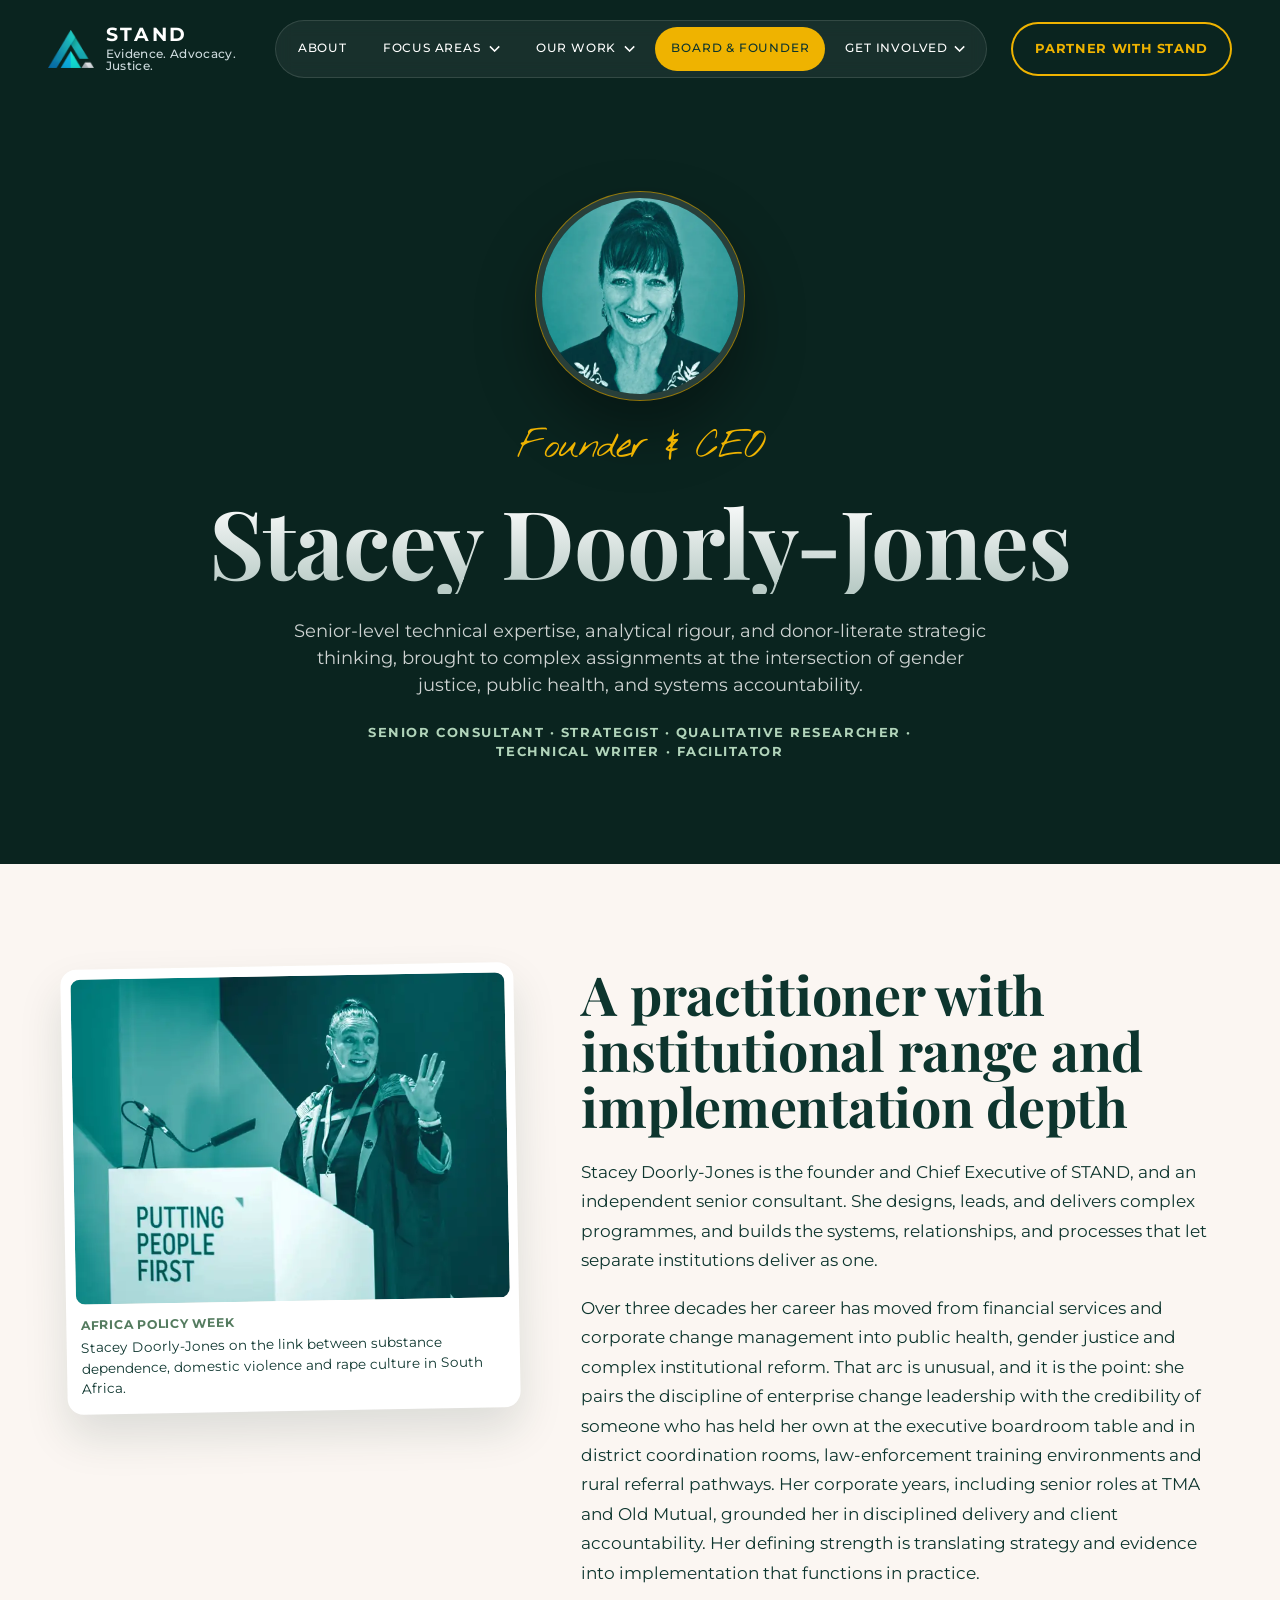
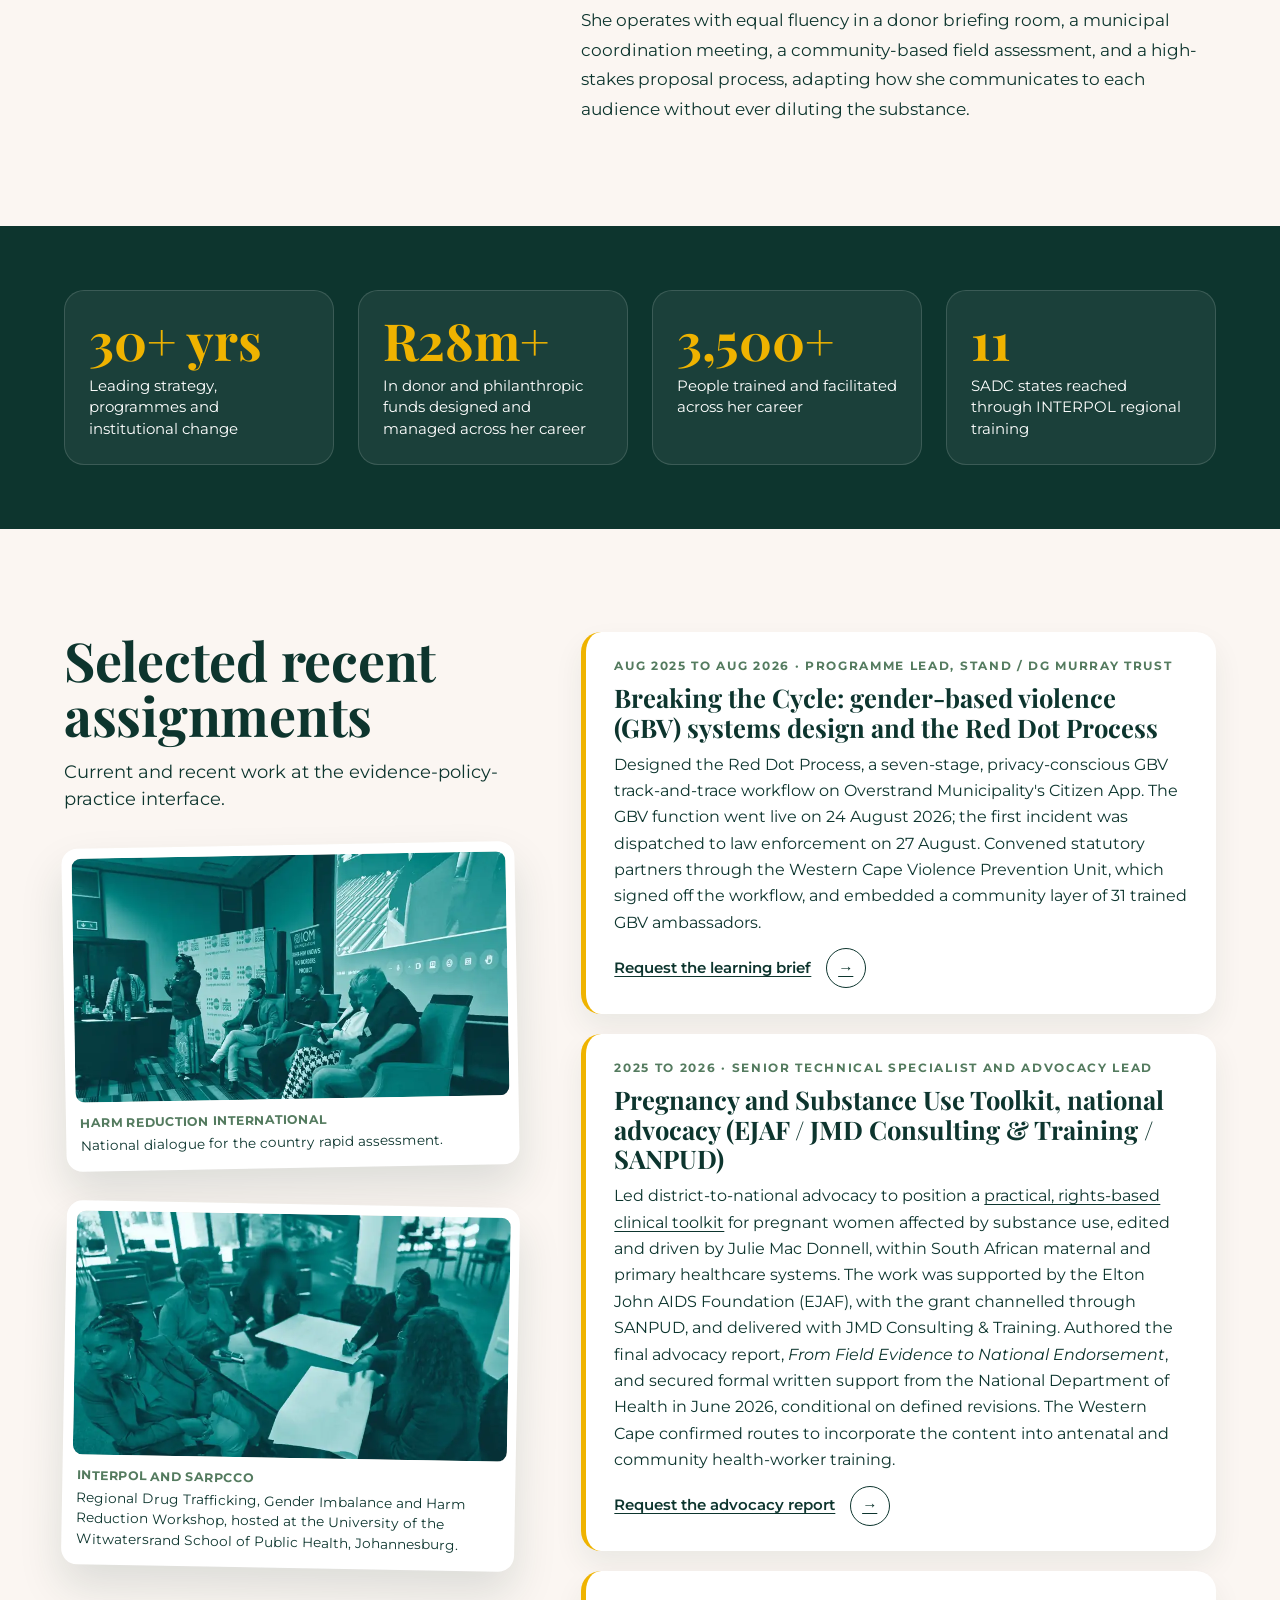
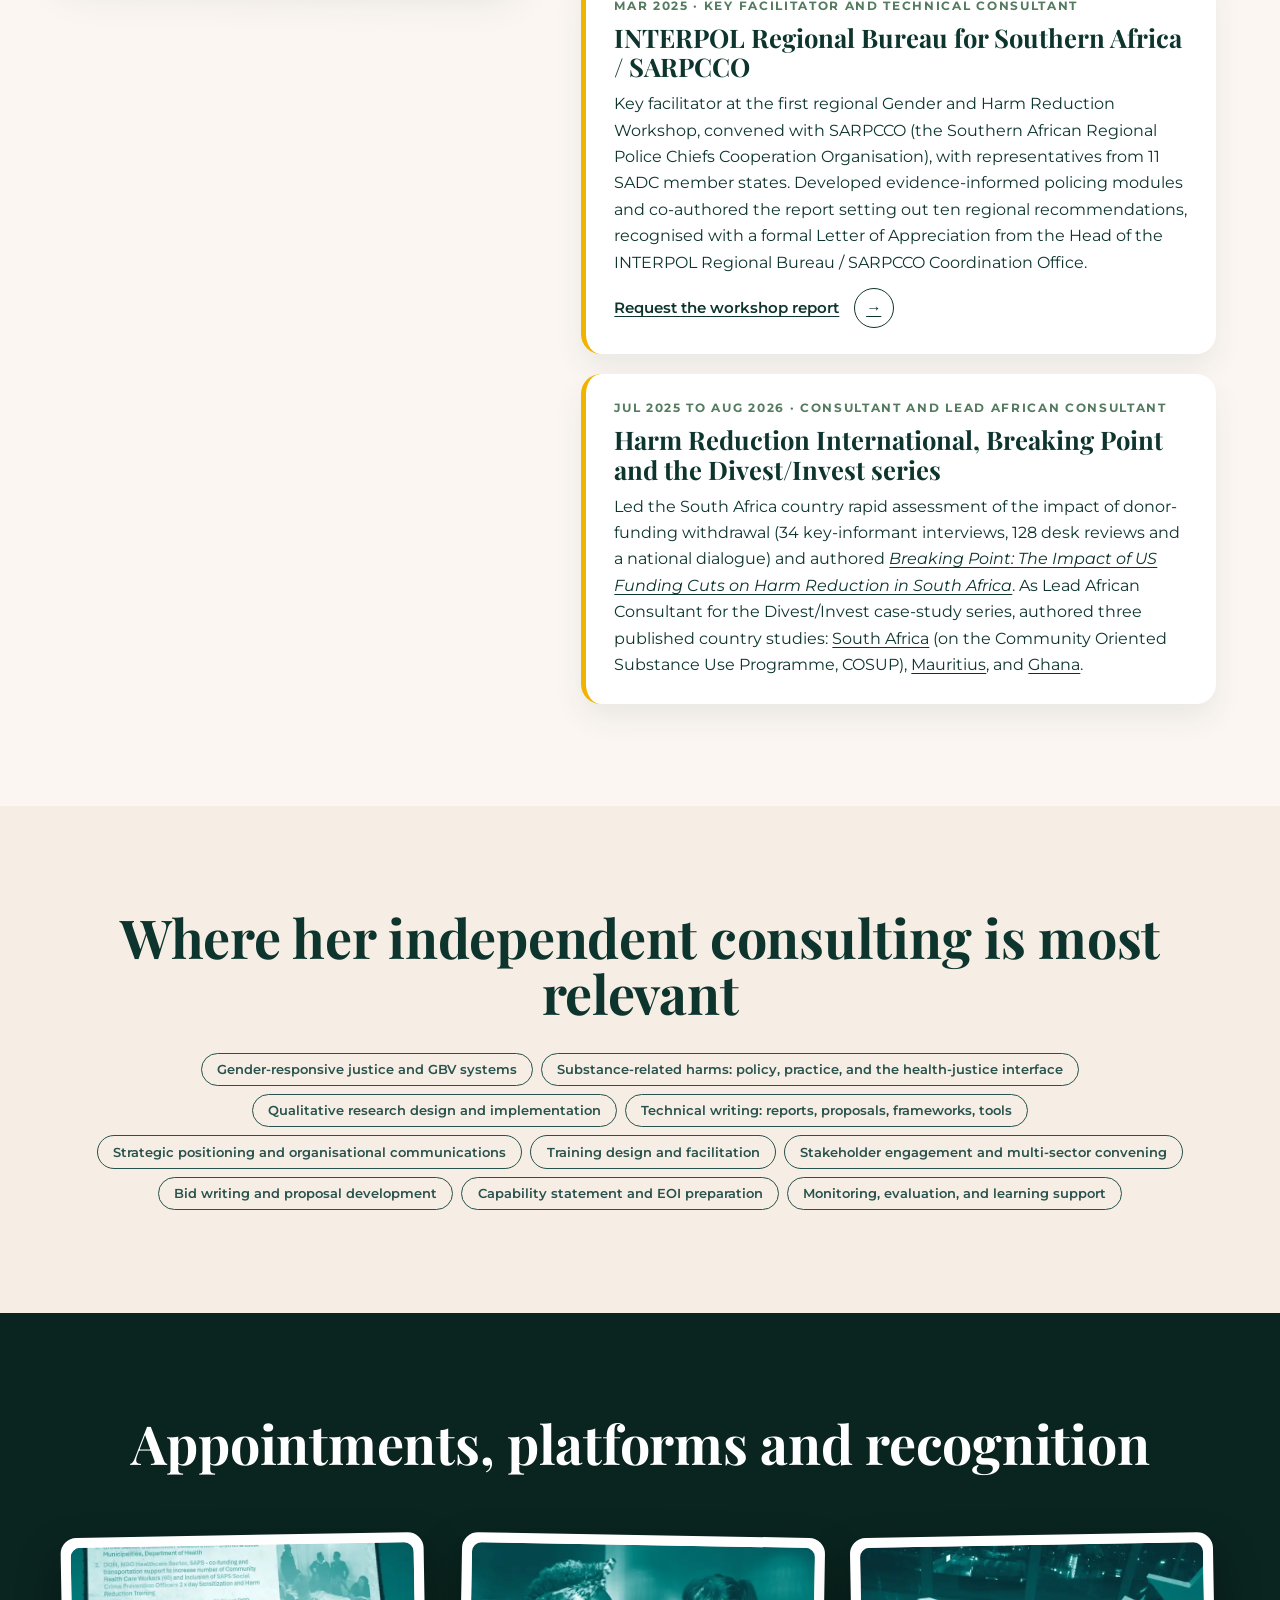
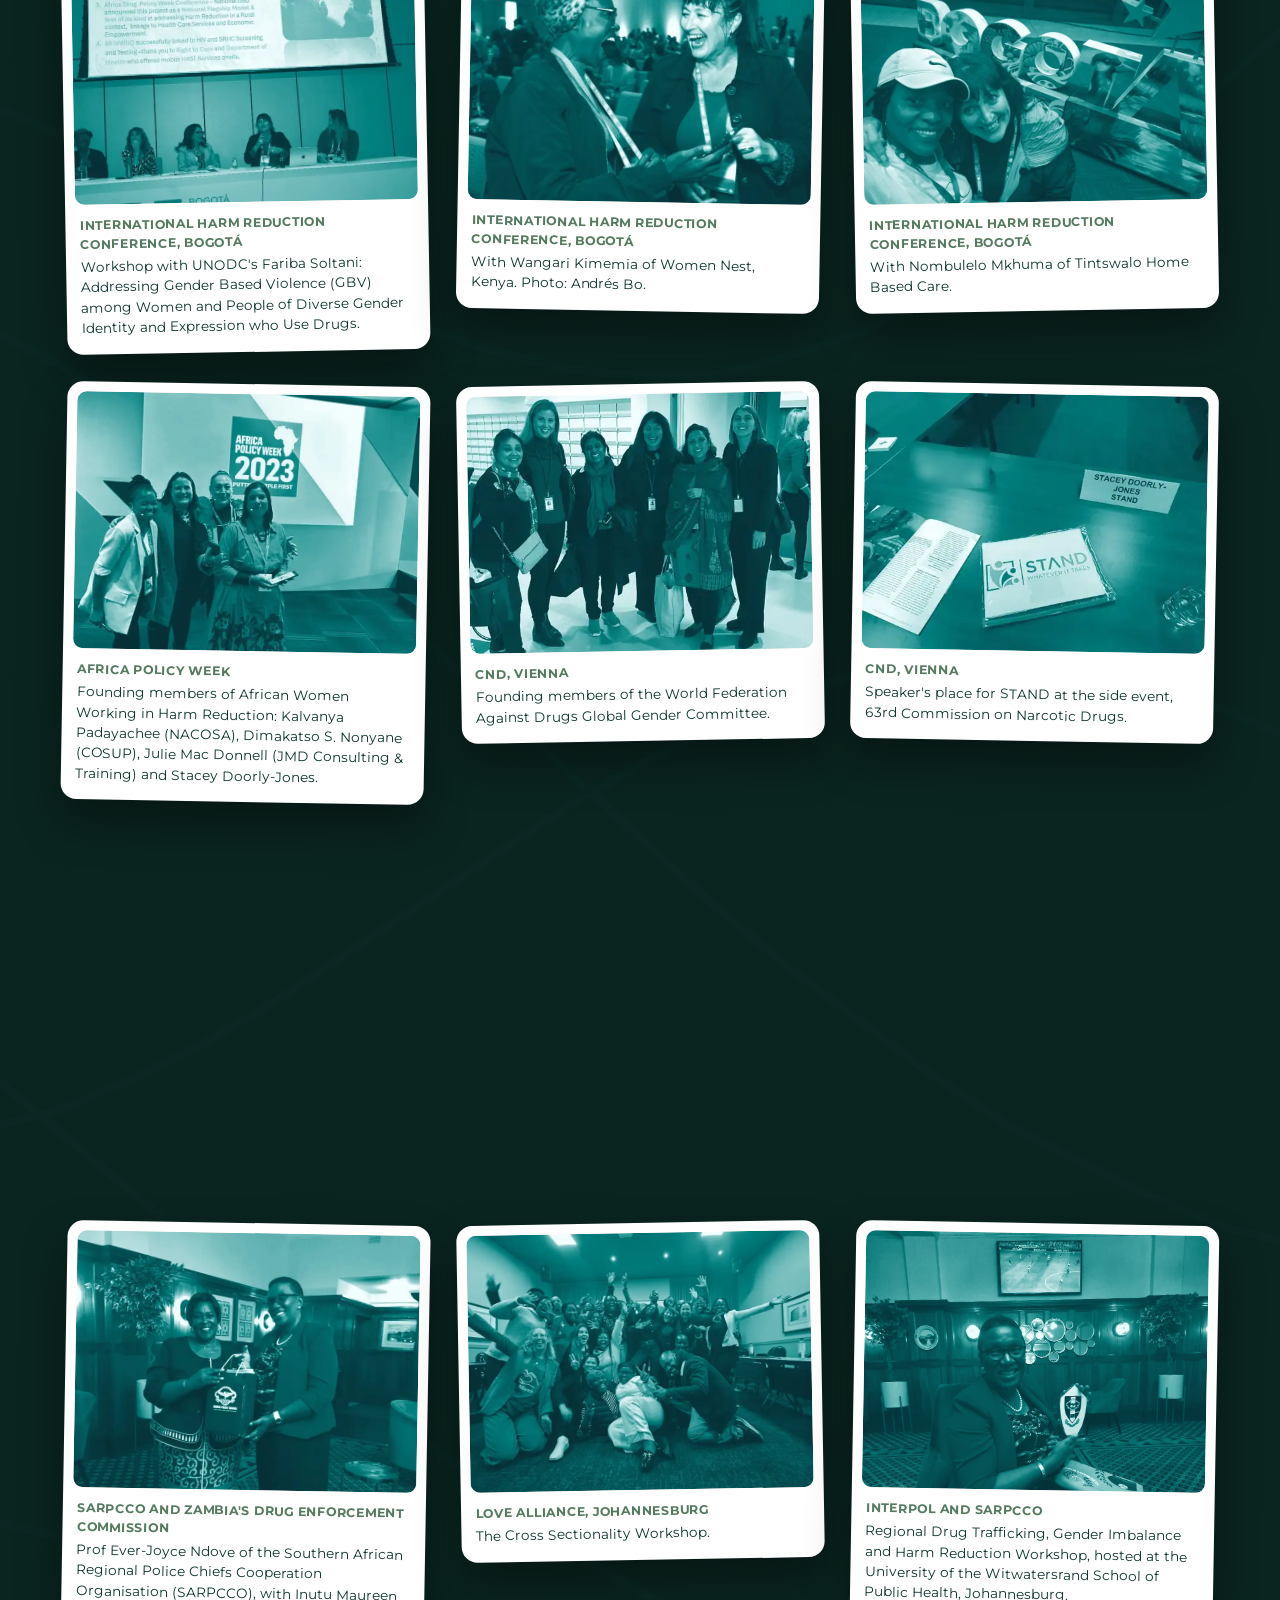
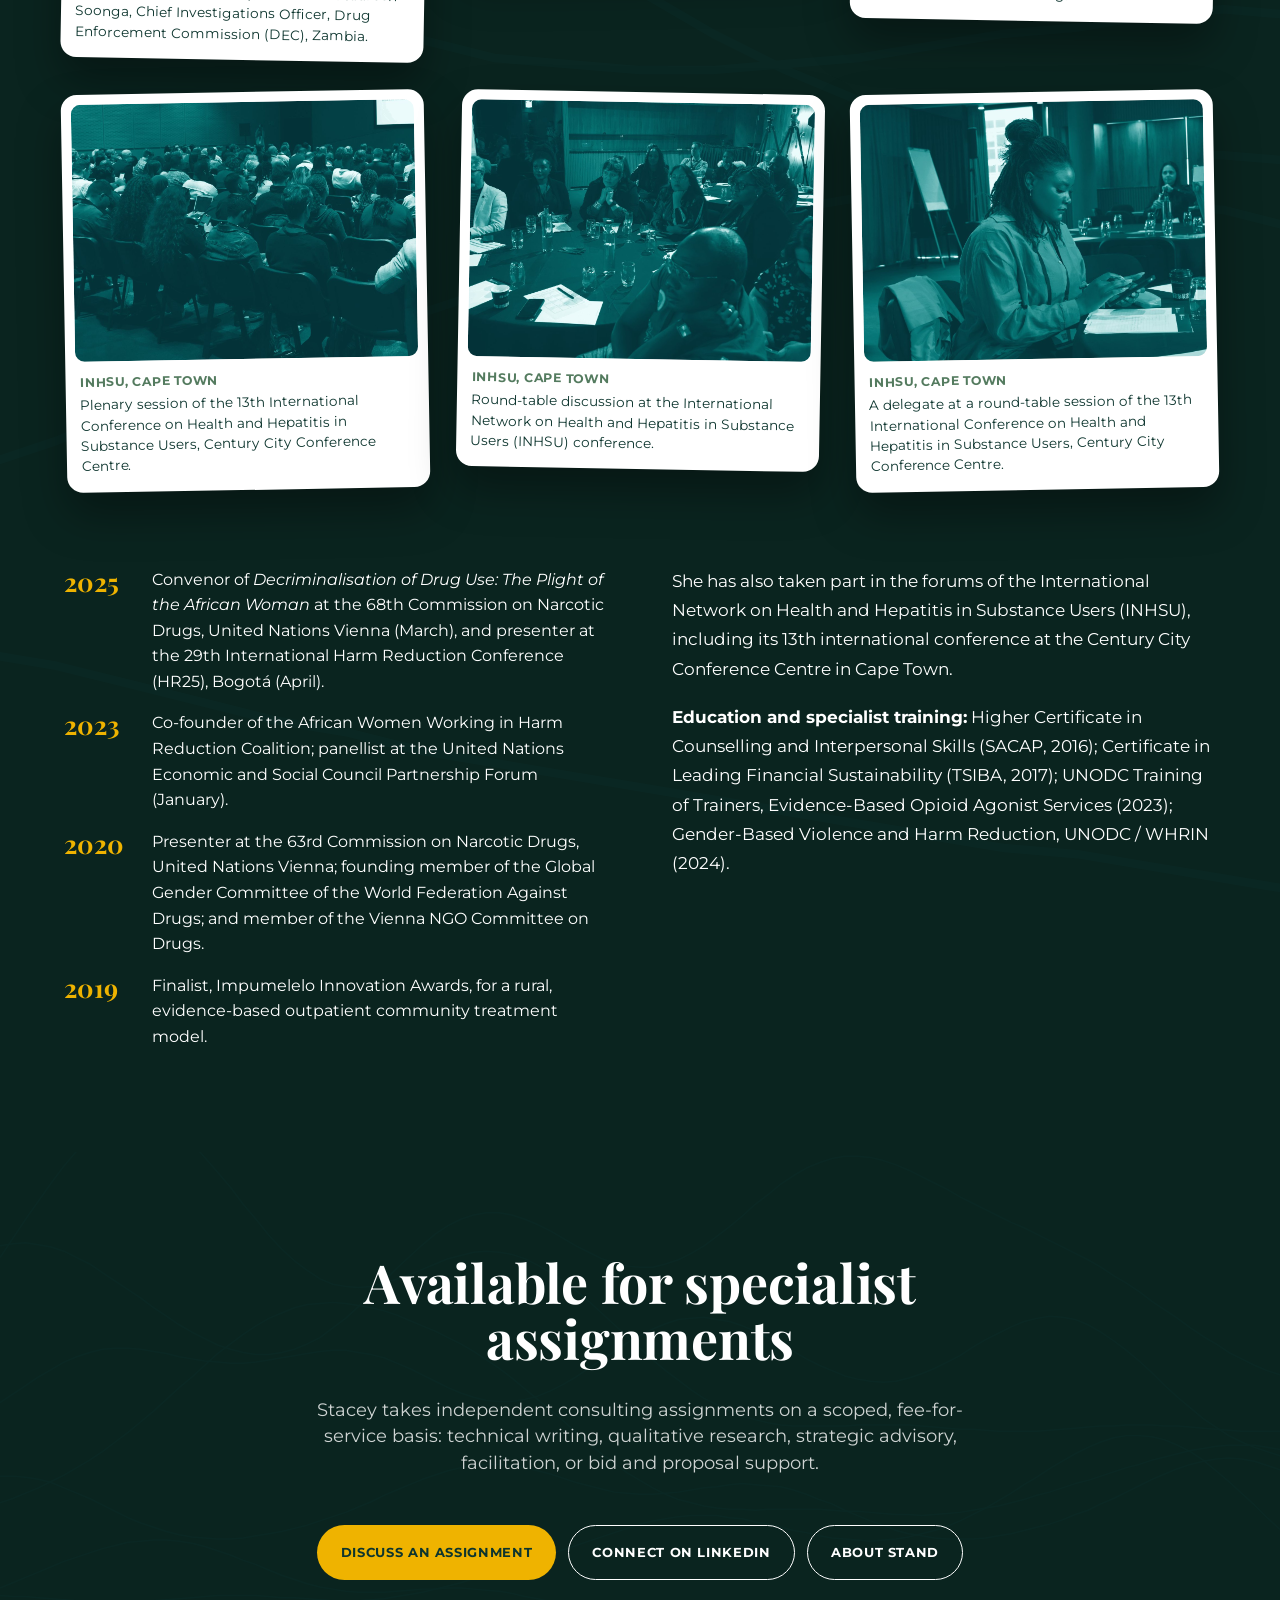
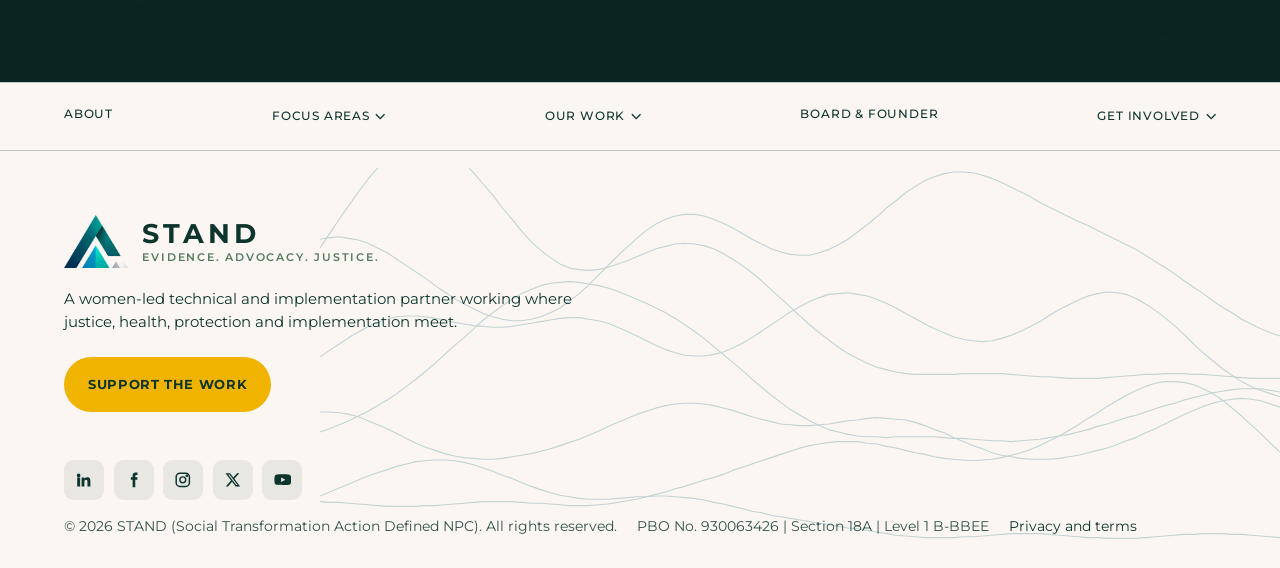
<file: founder.html>
<!doctype html>
<html lang="en" class="no-js">
<head>
  <meta charset="utf-8">
  <meta name="viewport" content="width=device-width, initial-scale=1">
  <title>Stacey Doorly-Jones | STAND</title>
  <meta name="description" content="Stacey Doorly-Jones, founder and CEO of STAND: strategist, qualitative researcher, technical writer and facilitator.">
  <meta property="og:title" content="Stacey Doorly-Jones | STAND">
  <meta property="og:description" content="Stacey Doorly-Jones, founder and CEO of STAND: strategist, qualitative researcher, technical writer and facilitator.">
  <meta property="og:type" content="website">
  <meta property="og:url" content="https://standaction.co.za/founder.html">
  <meta property="og:image" content="https://standaction.co.za/assets/social/stand-share.jpg">
  <meta property="og:image:width" content="1200">
  <meta property="og:image:height" content="630">
  <meta property="og:site_name" content="STAND">
  <meta name="twitter:card" content="summary_large_image">
  <meta name="twitter:site" content="@STANDactionZA">
  <meta name="theme-color" content="#0a241f">
  <link rel="icon" href="assets/stand/favicon.png" type="image/png">
  <link rel="apple-touch-icon" href="assets/stand/webclip.png">
  <link rel="preload" href="assets/fonts/playfair-display-latin-wght-normal.woff2" as="font" type="font/woff2" crossorigin>
  <link rel="stylesheet" href="css/styles.css">
  <link rel="stylesheet" href="css/pages.css?v=20261116b">
  <script>document.documentElement.classList.remove('no-js');</script>
</head>
<body class="page">
  <a class="skip-link" href="#main">Skip to content</a>

  <!-- ============ Navigation ============ -->
  <header class="nav" id="nav">
    <div class="nav-inner">
      <a class="nav-logo" href="index.html" aria-label="STAND home">
        <img class="brand-mark" src="assets/stand/stand-mark-colour.png" alt="" width="400" height="330"><span class="brand-text"><span class="brand-wm">STAND</span><span class="brand-strap">Evidence. Advocacy. Justice.</span></span>
      </a>

      <nav class="nav-menu" id="nav-menu" aria-label="Main">
        <a class="nav-link" href="about.html">About</a>

        <div class="nav-item">
          <a class="nav-link" href="work.html#focus-areas">Focus areas</a>
          <button class="nav-toggle" aria-expanded="false" aria-controls="dd-focus" aria-label="Show Focus areas menu">
            <svg class="chev" viewBox="0 0 12 8" fill="none" aria-hidden="true"><path d="M1 1.5l5 5 5-5" stroke="currentColor" stroke-width="1.6"/></svg>
          </button>
          <div class="dropdown" id="dd-focus">
            <a href="work.html#justice">Gender-Responsive Justice <img src="assets/art/icon-guidance.svg" alt="" loading="lazy"></a>
            <a href="work.html#harms">Substance-Related Harms <img src="assets/art/icon-sustainability.svg" alt="" loading="lazy"></a>
            <a href="work.html#systems">Systems Strengthening <img src="assets/art/icon-transformation.svg" alt="" loading="lazy"></a>
            <a href="work.html#alternatives">Alternatives to Incarceration <img src="assets/art/icon-culture.svg" alt="" loading="lazy"></a>
          </div>
        </div>

        <div class="nav-item">
          <a class="nav-link" href="work.html">Our work</a>
          <button class="nav-toggle" aria-expanded="false" aria-controls="dd-work" aria-label="Show Our work menu">
            <svg class="chev" viewBox="0 0 12 8" fill="none" aria-hidden="true"><path d="M1 1.5l5 5 5-5" stroke="currentColor" stroke-width="1.6"/></svg>
          </button>
          <div class="dropdown" id="dd-work">
            <a href="track-her-case.html">Track Her Case <img src="assets/art/icon-strategy.svg" alt="" loading="lazy"></a>
            <a href="work.html#training">Training and facilitation <img src="assets/art/icon-workshop.svg" alt="" loading="lazy"></a>
            <a href="work.html#convening">Stakeholder convening <img src="assets/art/icon-groups.svg" alt="" loading="lazy"></a>
            <a href="work.html#research">Research and assessment <img src="assets/art/icon-conflict.svg" alt="" loading="lazy"></a>
            <a href="work.html#writing">Policy and technical writing <img src="assets/art/icon-coaching.svg" alt="" loading="lazy"></a>
          </div>
        </div>

        <a class="nav-link" href="board.html" aria-current="page">Board &amp; founder</a>

        <div class="nav-item">
          <button class="nav-toggle" aria-expanded="false" aria-controls="dd-involved" style="padding-left:1rem">
            Get involved
            <svg class="chev" viewBox="0 0 12 8" fill="none" aria-hidden="true"><path d="M1 1.5l5 5 5-5" stroke="currentColor" stroke-width="1.6"/></svg>
          </button>
          <div class="dropdown" id="dd-involved">
            <a href="support.html#partner">Partner with us <img src="assets/art/icon-groups.svg" alt="" loading="lazy"></a>
            <a href="support.html#fund">Fund the work <img src="assets/art/icon-book.svg" alt="" loading="lazy"></a>
            <a href="support.html">Support the work <img src="assets/art/icon-fire.svg" alt="" loading="lazy"></a>
            <a href="campaign.html">Track Her Case campaign <img src="assets/art/icon-strategy.svg" alt="" loading="lazy"></a>
            <a href="support.html#collaborate">Collaborate <img src="assets/art/icon-digital.svg" alt="" loading="lazy"></a>
            <a href="founder.html">Meet the founder <img src="assets/art/icon-newsletter.svg" alt="" loading="lazy"></a>
          </div>
        </div>

        <a class="btn-pill mobile-contact" href="index.html#contact">Partner with STAND</a>
      </nav>

      <div class="nav-right">
        <a class="btn-pill nav-cta" href="index.html#contact">Partner with STAND</a>
        <span class="nav-here" aria-hidden="true">Founder</span>
        <button class="burger" id="burger" aria-expanded="false" aria-controls="nav-menu" aria-label="Open menu"><span></span></button>
      </div>
    </div>
  </header>

  <main id="main">

    <section class="page-hero no-scene" aria-labelledby="page-title">
      <div class="container">
        <p class="eyebrow">Founder &amp; CEO</p>
        <h1 id="page-title" class="name">Stacey Doorly-Jones</h1>
        <p class="lead">Senior-level technical expertise, analytical rigour, and donor-literate strategic thinking, brought to complex assignments at the intersection of gender justice, public health, and systems accountability.</p>
        <p class="roles">Senior Consultant · Strategist · Qualitative Researcher · Technical Writer · Facilitator</p>
        <img class="portrait" src="assets/stand/stacey-studio.jpg" alt="Stacey Doorly-Jones, Founder and CEO of STAND" style="order:-1">
      </div>
    </section>

    <section class="band band--cream" aria-labelledby="range-title">
      <div class="container split">
        <div class="sticky"><figure class="photo reveal "><img src="assets/stand/apw-2023-speaking.jpg" alt="Stacey Doorly-Jones speaking at Africa Policy Week" loading="lazy" style="object-position:50% 30%"><figcaption><b>Africa Policy Week</b>Stacey Doorly-Jones on the link between substance dependence, domestic violence and rape culture in South Africa.</figcaption></figure></div>
        <div class="prose">
          <h2 class="title reveal" id="range-title">A practitioner with institutional range and implementation depth</h2>
          <div class="reveal" style="margin-top:1.5rem">
            <p>Stacey Doorly-Jones is the founder and Chief Executive of STAND, and an independent senior consultant. She designs, leads, and delivers complex programmes, and builds the systems, relationships, and processes that let separate institutions deliver as one.</p>
            <p>Over three decades her career has moved from financial services and corporate change management into public health, gender justice and complex institutional reform. That arc is unusual, and it is the point: she pairs the discipline of enterprise change leadership with the credibility of someone who has held her own at the executive boardroom table and in district coordination rooms, law-enforcement training environments and rural referral pathways. Her corporate years, including senior roles at TMA and Old Mutual, grounded her in disciplined delivery and client accountability. Her defining strength is translating strategy and evidence into implementation that functions in practice.</p>
            <p>She operates with equal fluency in a donor briefing room, a municipal coordination meeting, a community-based field assessment, and a high-stakes proposal process, adapting how she communicates to each audience without ever diluting the substance.</p>
          </div>
        </div>
      </div>
    </section>

    <section class="band band--teal band--tight" aria-label="Career in numbers">
      <div class="container stats">
        <div class="stat reveal"><b>30+ yrs</b><span>Leading strategy, programmes and institutional change</span></div>
        <div class="stat reveal"><b>R28m+</b><span>In donor and philanthropic funds designed and managed across her career</span></div>
        <div class="stat reveal"><b>3,500+</b><span>People trained and facilitated across her career</span></div>
        <div class="stat reveal"><b>11</b><span>SADC states reached through INTERPOL regional training</span></div>
      </div>
    </section>

    <section class="band band--cream" aria-labelledby="assign-title">
      <div class="container split">
        <div class="sticky">
          <h2 class="title reveal" id="assign-title">Selected recent assignments</h2>
          <p class="lead reveal" style="margin-top:1rem">Current and recent work at the evidence-policy-practice interface.</p>
          <div class="photo-stack" style="margin-top:2rem">
            <figure class="photo reveal wide"><img src="assets/stand/hri-national-dialogue.jpg" alt="Panel at the national dialogue for the HRI country rapid assessment" loading="lazy" style="object-position:50% 35%"><figcaption><b>Harm Reduction International</b>National dialogue for the country rapid assessment.</figcaption></figure>
            <figure class="photo reveal wide"><img src="assets/stand/interpol-workshop-blur.jpg" alt="Delegates in small-group work at the regional workshop" loading="lazy" style="object-position:50% 40%"><figcaption><b>INTERPOL and SARPCCO</b>Regional Drug Trafficking, Gender Imbalance and Harm Reduction Workshop, hosted at the University of the Witwatersrand School of Public Health, Johannesburg.</figcaption></figure>
          </div>
        </div>
        <ol class="timeline">
          <li class="reveal"><span class="kicker">Aug 2025 to Aug 2026 · Programme Lead, STAND / DG Murray Trust</span><h3>Breaking the Cycle: gender-based violence (GBV) systems design and the Red Dot Process</h3><p>Designed the Red Dot Process, a seven-stage, privacy-conscious GBV track-and-trace workflow on Overstrand Municipality's Citizen App. The GBV function went live on 24 August 2026; the first incident was dispatched to law enforcement on 27 August. Convened statutory partners through the Western Cape Violence Prevention Unit, which signed off the workflow, and embedded a community layer of 31 trained GBV ambassadors.</p><a class="btn-learn" href="mailto:info@standaction.co.za?subject=Request%3A%20Red%20Dot%20Process%20learning%20brief">Request the learning brief <span class="arrow" aria-hidden="true">&rarr;</span></a></li>
          <li class="reveal"><span class="kicker">2025 to 2026 · Senior Technical Specialist and Advocacy Lead</span><h3>Pregnancy and Substance Use Toolkit, national advocacy (EJAF / JMD Consulting &amp; Training / SANPUD)</h3><p>Led district-to-national advocacy to position a <a href="https://www.perinatalharmreduction.org/southafrica" target="_blank" rel="noopener">practical, rights-based clinical toolkit</a> for pregnant women affected by substance use, edited and driven by Julie Mac Donnell, within South African maternal and primary healthcare systems. The work was supported by the Elton John AIDS Foundation (EJAF), with the grant channelled through SANPUD, and delivered with JMD Consulting &amp; Training. Authored the final advocacy report, <em>From Field Evidence to National Endorsement</em>, and secured formal written support from the National Department of Health in June 2026, conditional on defined revisions. The Western Cape confirmed routes to incorporate the content into antenatal and community health-worker training.</p><a class="btn-learn" href="mailto:info@standaction.co.za?subject=Request%3A%20Toolkit%20advocacy%20report">Request the advocacy report <span class="arrow" aria-hidden="true">&rarr;</span></a></li>
          <li class="reveal"><span class="kicker">Mar 2025 · Key Facilitator and Technical Consultant</span><h3>INTERPOL Regional Bureau for Southern Africa / SARPCCO</h3><p>Key facilitator at the first regional Gender and Harm Reduction Workshop, convened with SARPCCO (the Southern African Regional Police Chiefs Cooperation Organisation), with representatives from 11 SADC member states. Developed evidence-informed policing modules and co-authored the report setting out ten regional recommendations, recognised with a formal Letter of Appreciation from the Head of the INTERPOL Regional Bureau / SARPCCO Coordination Office.</p><a class="btn-learn" href="mailto:info@standaction.co.za?subject=Request%3A%20Gender%20and%20harm%20reduction%20workshop%20report">Request the workshop report <span class="arrow" aria-hidden="true">&rarr;</span></a></li>
          <li class="reveal"><span class="kicker">Jul 2025 to Aug 2026 · Consultant and Lead African Consultant</span><h3>Harm Reduction International, Breaking Point and the Divest/Invest series</h3><p>Led the South Africa country rapid assessment of the impact of donor-funding withdrawal (34 key-informant interviews, 128 desk reviews and a national dialogue) and authored <a href="https://hri.global/publications/breaking-point-the-impact-of-us-funding-cuts-on-harm-reduction-in-south-africa/" target="_blank" rel="noopener"><em>Breaking Point: The Impact of US Funding Cuts on Harm Reduction in South Africa</em></a>. As Lead African Consultant for the Divest/Invest case-study series, authored three published country studies: <a href="https://hri.global/publications/divest-invest-case-study-south-africa-from-punishment-to-public-health/" target="_blank" rel="noopener">South Africa</a> (on the Community Oriented Substance Use Programme, COSUP), <a href="https://hri.global/publications/divest-invest-case-study-mauritius-divest-from-crisis-invest-in-care/" target="_blank" rel="noopener">Mauritius</a>, and <a href="https://hri.global/publications/divest-invest-case-study-ghana-from-criminalisation-to-care-ghana-at-a-crossroads/" target="_blank" rel="noopener">Ghana</a>.</p></li>
        </ol>
      </div>
    </section>

    <section class="band band--cream2" aria-labelledby="rel-title">
      <div class="container center">
        <h2 class="title reveal" id="rel-title">Where her independent consulting is most relevant</h2>
        <ul class="tags reveal" style="justify-content:center;margin-top:2rem;color:var(--green-700)"><li>Gender-responsive justice and GBV systems</li><li>Substance-related harms: policy, practice, and the health-justice interface</li><li>Qualitative research design and implementation</li><li>Technical writing: reports, proposals, frameworks, tools</li><li>Strategic positioning and organisational communications</li><li>Training design and facilitation</li><li>Stakeholder engagement and multi-sector convening</li><li>Bid writing and proposal development</li><li>Capability statement and EOI preparation</li><li>Monitoring, evaluation, and learning support</li></ul>
      </div>
    </section>

    <section class="band band--dark" aria-labelledby="rec-title">
      <img class="contours" src="assets/art/contours-footer.svg" alt="" aria-hidden="true" loading="lazy">
      <div class="container">
        <div class="head center"><h2 class="title reveal" id="rec-title">Appointments, platforms and recognition</h2></div>
        <div class="photos">
          <figure class="photo reveal "><img src="assets/stand/hr25-unodc-workshop.jpg" alt="HR25 workshop panel with UNODC" loading="lazy" style="object-position:50% 55%"><figcaption><b>International Harm Reduction Conference, Bogotá</b>Workshop with UNODC's Fariba Soltani: Addressing Gender Based Violence (GBV) among Women and People of Diverse Gender Identity and Expression who Use Drugs.</figcaption></figure>
          <figure class="photo reveal "><img src="assets/stand/hr25-wangari.jpg" alt="Stacey Doorly-Jones with Wangari Kimemia at HR25" loading="lazy" style="object-position:50% 35%"><figcaption><b>International Harm Reduction Conference, Bogotá</b>With Wangari Kimemia of Women Nest, Kenya. Photo: Andrés Bo.</figcaption></figure>
          <figure class="photo reveal "><img src="assets/stand/hr25-nombulelo.jpg" alt="Stacey Doorly-Jones with Nombulelo Mkhuma at HR25 in Bogotá" loading="lazy" style="object-position:50% 40%"><figcaption><b>International Harm Reduction Conference, Bogotá</b>With Nombulelo Mkhuma of Tintswalo Home Based Care.</figcaption></figure>
          <figure class="photo reveal "><img src="assets/stand/awwhr-founders.jpg" alt="Founding members of African Women Working in Harm Reduction at Africa Policy Week" loading="lazy" style="object-position:50% 40%"><figcaption><b>Africa Policy Week</b>Founding members of African Women Working in Harm Reduction: Kalvanya Padayachee (NACOSA), Dimakatso S. Nonyane (COSUP), Julie Mac Donnell (JMD Consulting &amp; Training) and Stacey Doorly-Jones.</figcaption></figure>
          <figure class="photo reveal "><img src="assets/stand/wfad-gender-2020.jpg" alt="Founding members of the WFAD Global Gender Committee in Vienna" loading="lazy" style="object-position:50% 40%"><figcaption><b>CND, Vienna</b>Founding members of the World Federation Against Drugs Global Gender Committee.</figcaption></figure>
          <figure class="photo reveal "><img src="assets/stand/cnd2020-stand-place.jpg" alt="STAND speaker&#x27;s place and folder at the CND 2020 side event in Vienna" loading="lazy" style="object-position:50% 50%"><figcaption><b>CND, Vienna</b>Speaker's place for STAND at the side event, 63rd Commission on Narcotic Drugs.</figcaption></figure>
          <figure class="photo reveal "><img src="assets/stand/cnd2020-plenary.jpg" alt="INTERPOL place at the plenary of the 63rd Commission on Narcotic Drugs" loading="lazy" style="object-position:50% 50%"><figcaption><b>CND, Vienna</b>Plenary session of the 63rd Commission on Narcotic Drugs.</figcaption></figure>
          <figure class="photo reveal "><img src="assets/stand/cnd2020-regina.jpg" alt="Stacey Doorly-Jones with Regina Mattsson at the CND in Vienna" loading="lazy" style="object-position:40% 40%"><figcaption><b>CND, Vienna</b>With Regina Mattsson, Secretary General of the World Federation Against Drugs.</figcaption></figure>
          <figure class="photo reveal "><img src="assets/stand/cnd2025-group.jpg" alt="Delegates on stage at the United Nations Commission on Narcotic Drugs" loading="lazy" style="object-position:50% 60%"><figcaption><b>CND, Vienna</b>68th Commission on Narcotic Drugs, United Nations Vienna.</figcaption></figure>
          <figure class="photo reveal "><img src="assets/stand/zambia-1.jpg" alt="Prof Ever-Joyce Ndove of SARPCCO with Inutu Maureen Soonga of Zambia&#x27;s Drug Enforcement Commission" loading="lazy" style="object-position:50% 30%"><figcaption><b>SARPCCO and Zambia's Drug Enforcement Commission</b>Prof Ever-Joyce Ndove of the Southern African Regional Police Chiefs Cooperation Organisation (SARPCCO), with Inutu Maureen Soonga, Chief Investigations Officer, Drug Enforcement Commission (DEC), Zambia.</figcaption></figure>
          <figure class="photo reveal "><img src="assets/stand/cross-sectionality.jpg" alt="Participants celebrating at the Love Alliance Cross Sectionality Workshop" loading="lazy" style="object-position:50% 55%"><figcaption><b>Love Alliance, Johannesburg</b>The Cross Sectionality Workshop.</figcaption></figure>
          <figure class="photo reveal "><img src="assets/stand/interpol-2025-delegate.jpg" alt="A delegate at the regional workshop in Johannesburg" loading="lazy" style="object-position:50% 35%"><figcaption><b>INTERPOL and SARPCCO</b>Regional Drug Trafficking, Gender Imbalance and Harm Reduction Workshop, hosted at the University of the Witwatersrand School of Public Health, Johannesburg.</figcaption></figure>
          <figure class="photo reveal "><img src="assets/stand/inhsu-plenary.jpg" alt="A full plenary hall at the INHSU conference in Cape Town" loading="lazy"><figcaption><b>INHSU, Cape Town</b>Plenary session of the 13th International Conference on Health and Hepatitis in Substance Users, Century City Conference Centre.</figcaption></figure>
          <figure class="photo reveal "><img src="assets/stand/inhsu-2025.jpg" alt="Round-table session at the INHSU conference in Cape Town" loading="lazy"><figcaption><b>INHSU, Cape Town</b>Round-table discussion at the International Network on Health and Hepatitis in Substance Users (INHSU) conference.</figcaption></figure>
          <figure class="photo reveal "><img src="assets/stand/inhsu-delegate.jpg" alt="A delegate taking notes at the INHSU conference" loading="lazy" style="object-position:50% 35%"><figcaption><b>INHSU, Cape Town</b>A delegate at a round-table session of the 13th International Conference on Health and Hepatitis in Substance Users, Century City Conference Centre.</figcaption></figure>
        </div>
        <div class="split split--even" style="margin-top:clamp(3rem,6vw,5rem)">
          <ul class="years reveal">
            <li><b>2025</b><span>Convenor of <em>Decriminalisation of Drug Use: The Plight of the African Woman</em> at the 68th Commission on Narcotic Drugs, United Nations Vienna (March), and presenter at the 29th International Harm Reduction Conference (HR25), Bogotá (April).</span></li>
            <li><b>2023</b><span>Co-founder of the African Women Working in Harm Reduction Coalition; panellist at the United Nations Economic and Social Council Partnership Forum (January).</span></li>
            <li><b>2020</b><span>Presenter at the 63rd Commission on Narcotic Drugs, United Nations Vienna; founding member of the Global Gender Committee of the World Federation Against Drugs; and member of the Vienna NGO Committee on Drugs.</span></li>
            <li><b>2019</b><span>Finalist, Impumelelo Innovation Awards, for a rural, evidence-based outpatient community treatment model.</span></li>
          </ul>
          <div class="prose reveal">
            <p>She has also taken part in the forums of the International Network on Health and Hepatitis in Substance Users (INHSU), including its 13th international conference at the Century City Conference Centre in Cape Town.</p>
            <p><b>Education and specialist training:</b> Higher Certificate in Counselling and Interpersonal Skills (SACAP, 2016); Certificate in Leading Financial Sustainability (TSIBA, 2017); UNODC Training of Trainers, Evidence-Based Opioid Agonist Services (2023); Gender-Based Violence and Harm Reduction, UNODC / WHRIN (2024).</p>
          </div>
        </div>
      </div>
    </section>

    <section class="band band--dark page-cta" aria-labelledby="cta-title">
      <img class="contours" src="assets/art/contours-footer.svg" alt="" aria-hidden="true" loading="lazy">
      <div class="container">
        <h2 class="title reveal" id="cta-title">Available for specialist assignments</h2>
        <p class="lead reveal">Stacey takes independent consulting assignments on a scoped, fee-for-service basis: technical writing, qualitative research, strategic advisory, facilitation, or bid and proposal support.</p>
        <div class="actions reveal"><a class="btn-pill" href="mailto:stacey@standaction.co.za?subject=Consulting%20assignment">Discuss an assignment</a><a class="btn-ghost" href="https://www.linkedin.com/in/stacey-doorly-jones" target="_blank" rel="noopener">Connect on LinkedIn</a><a class="btn-ghost" href="about.html">About STAND</a></div>
        
      </div>
    </section>
  </main>

  <!-- ============ Footer ============ -->
  <footer class="footer">
    <nav class="footer-nav" aria-label="Footer">
      <ul>
        <li><a href="about.html">About</a></li>
        <li>
          <details>
            <summary>Focus areas <svg class="chev" viewBox="0 0 12 8" fill="none" aria-hidden="true"><path d="M1 1.5l5 5 5-5" stroke="currentColor" stroke-width="1.6"/></svg></summary>
            <ul>
              <li><a href="work.html#justice">Gender-Responsive Justice</a></li>
              <li><a href="work.html#harms">Substance-Related Harms</a></li>
              <li><a href="work.html#systems">Systems Strengthening</a></li>
              <li><a href="work.html#alternatives">Alternatives to Incarceration</a></li>
            </ul>
          </details>
        </li>
        <li>
          <details>
            <summary>Our work <svg class="chev" viewBox="0 0 12 8" fill="none" aria-hidden="true"><path d="M1 1.5l5 5 5-5" stroke="currentColor" stroke-width="1.6"/></svg></summary>
            <ul>
              <li><a href="track-her-case.html">Track Her Case</a></li>
              <li><a href="work.html#training">Training and facilitation</a></li>
              <li><a href="work.html#convening">Stakeholder convening</a></li>
              <li><a href="work.html#research">Research and assessment</a></li>
              <li><a href="work.html#writing">Policy and technical writing</a></li>
            </ul>
          </details>
        </li>
        <li><a href="board.html">Board &amp; founder</a></li>
        <li>
          <details>
            <summary>Get involved <svg class="chev" viewBox="0 0 12 8" fill="none" aria-hidden="true"><path d="M1 1.5l5 5 5-5" stroke="currentColor" stroke-width="1.6"/></svg></summary>
            <ul>
              <li><a href="support.html#partner">Partner with us</a></li>
              <li><a href="support.html#fund">Fund the work</a></li>
              <li><a href="support.html">Support the work</a></li>
              <li><a href="support.html#collaborate">Collaborate</a></li>
              <li><a href="founder.html">Meet the founder</a></li>
            </ul>
          </details>
        </li>
      </ul>
    </nav>

    <div class="footer-main">
      <a class="logo brand" href="index.html" aria-label="STAND home"><img class="brand-mark" src="assets/stand/stand-mark.png" alt="" width="389" height="320" loading="lazy"><span class="brand-text"><span class="brand-wm">STAND</span><span class="brand-strap">Evidence. Advocacy. Justice.</span></span></a>
      <p class="tagline">A women-led technical and implementation partner working where justice, health, protection and implementation meet.</p>
      <a class="btn-pill footer-support" href="support.html#ways">Support the work</a>
      <div class="footer-bottom">
        <div class="socials">
          <a href="https://linkedin.com/company/standactionza" target="_blank" rel="noopener" aria-label="STAND on LinkedIn">
            <svg viewBox="0 0 24 24" fill="currentColor" aria-hidden="true"><path d="M4.98 3.5a2.5 2.5 0 11-.01 5 2.5 2.5 0 01.01-5zM3 9h4v12H3zM9 9h3.8v1.7h.05c.53-1 1.83-2.05 3.77-2.05C20.6 8.65 21 11.2 21 14.5V21h-4v-5.8c0-1.4-.03-3.2-1.95-3.2-1.95 0-2.25 1.52-2.25 3.1V21H9z"/></svg>
          </a>
          <a href="https://www.facebook.com/standaction" target="_blank" rel="noopener" aria-label="STAND on Facebook">
            <svg viewBox="0 0 24 24" fill="currentColor" aria-hidden="true"><path d="M14 8.5V6.8c0-.8.5-1.3 1.4-1.3H17V2.2C16.3 2.1 15.3 2 14.3 2 11.9 2 10.4 3.5 10.4 6.2v2.3H8v3.6h2.4V22H14v-9.9h2.7l.4-3.6z"/></svg>
          </a>
          <a href="https://instagram.com/standactionza" target="_blank" rel="noopener" aria-label="STAND on Instagram">
            <svg viewBox="0 0 24 24" fill="none" stroke="currentColor" stroke-width="2" aria-hidden="true"><rect x="3" y="3" width="18" height="18" rx="5"/><circle cx="12" cy="12" r="4"/><circle cx="17.5" cy="6.5" r="0.8" fill="currentColor"/></svg>
          </a>
          <a href="https://x.com/STANDactionZA" target="_blank" rel="noopener" aria-label="STAND on X">
            <svg viewBox="0 0 24 24" fill="currentColor" aria-hidden="true"><path d="M17.75 3h3.07l-6.7 7.66L22 21h-6.17l-4.83-6.32L5.47 21H2.4l7.17-8.2L2 3h6.33l4.37 5.77zm-1.08 16.18h1.7L7.4 4.73H5.58z"/></svg>
          </a>
          <a href="https://www.youtube.com/channel/UCFACtVAfBVPBFqlOImxfY6A" target="_blank" rel="noopener" aria-label="STAND on YouTube">
            <svg viewBox="0 0 24 24" fill="currentColor" aria-hidden="true"><path d="M23 7.2a3 3 0 00-2.1-2.1C19 4.6 12 4.6 12 4.6s-7 0-8.9.5A3 3 0 001 7.2 31 31 0 00.5 12 31 31 0 001 16.8a3 3 0 002.1 2.1c1.9.5 8.9.5 8.9.5s7 0 8.9-.5a3 3 0 002.1-2.1 31 31 0 00.5-4.8 31 31 0 00-.5-4.8zM9.75 15.02V8.98L15.5 12z"/></svg>
          </a>
        </div>
        <div class="legal">
          <span>&copy; 2026 STAND (Social Transformation Action Defined NPC). All rights reserved.</span>
          <span>PBO No. 930063426 | Section 18A | Level 1 B-BBEE</span>
          <a href="privacy.html">Privacy and terms</a>
        </div>
      </div>
    </div>
    <img class="footer-art" src="assets/art/contours-footer.svg" alt="" aria-hidden="true" loading="lazy">
  </footer>

  <a class="to-top" id="to-top" href="#main" aria-label="Back to top">
    <svg width="16" height="16" viewBox="0 0 16 16" fill="none" aria-hidden="true"><path d="M2 10l6-6 6 6" stroke="currentColor" stroke-width="2"/></svg>
  </a>

  <script src="js/main.js?v=20261116b" defer></script>
</body>
</html>
</file>
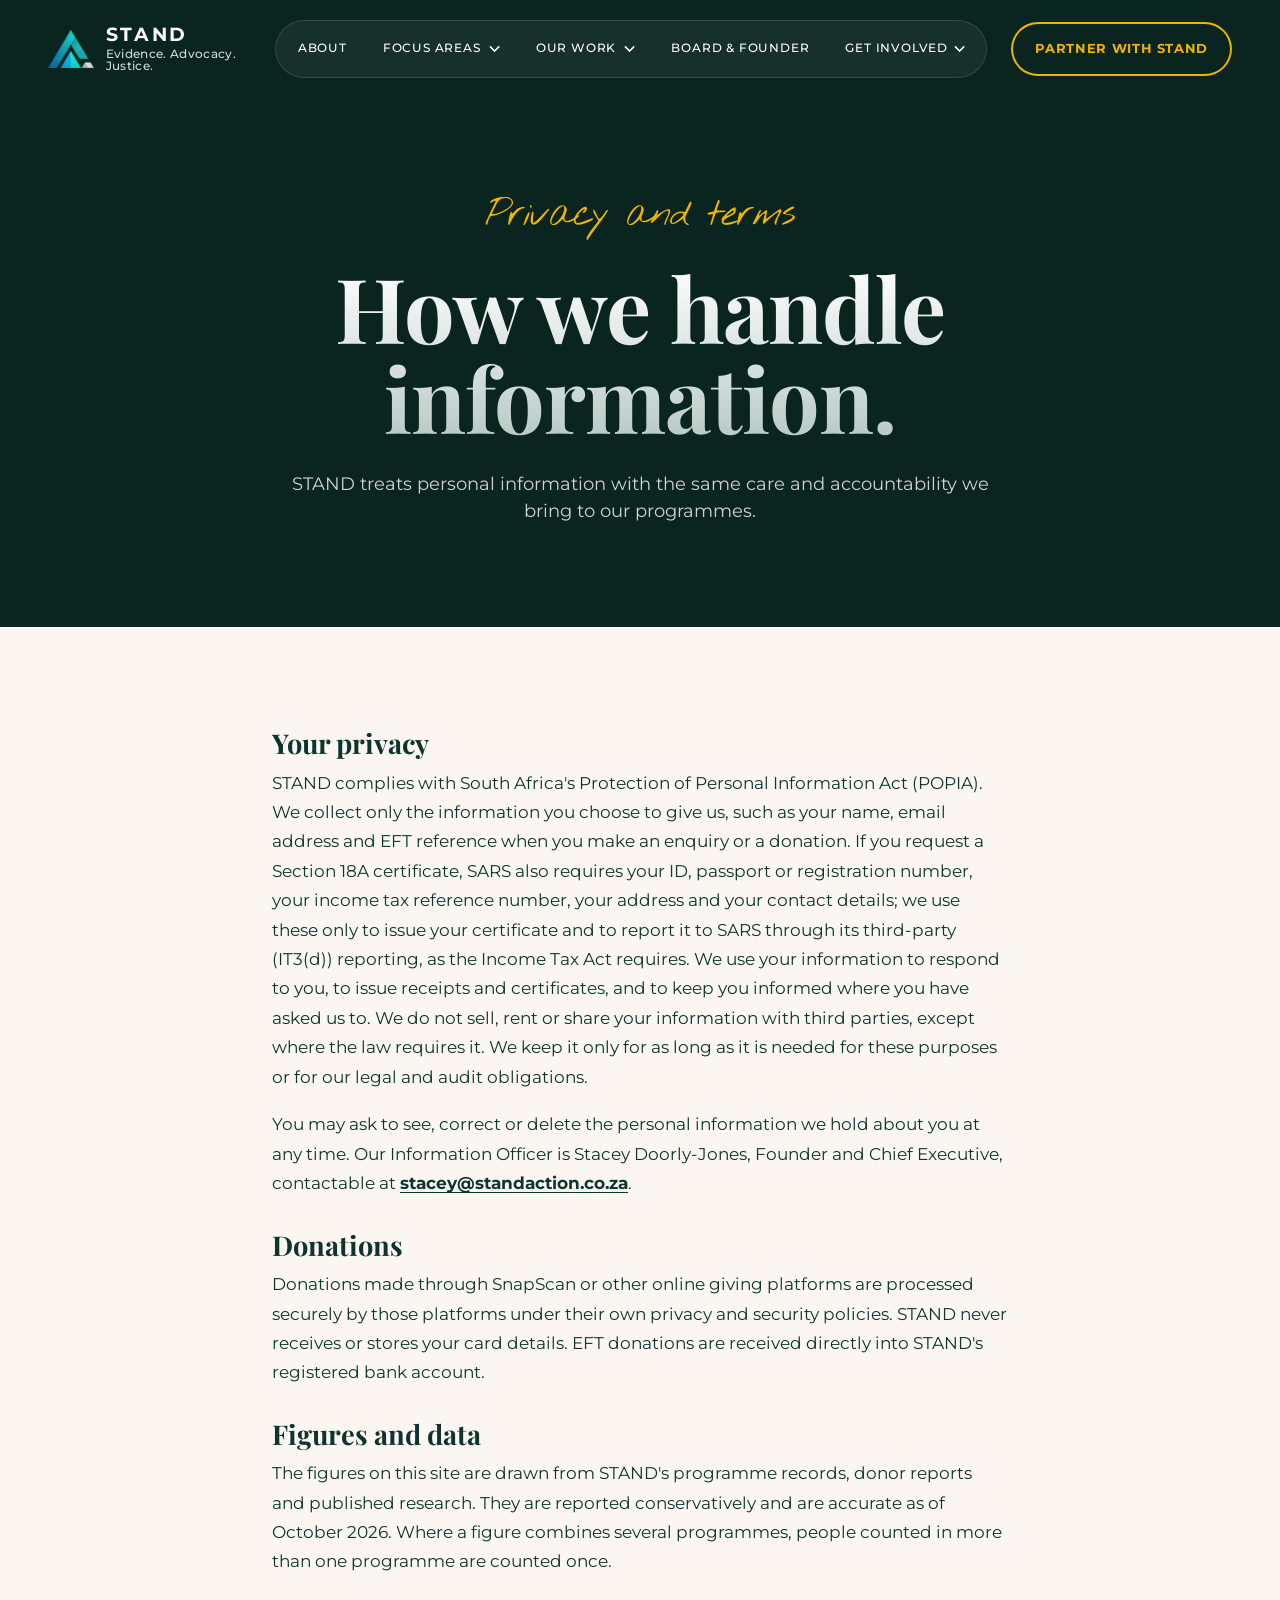
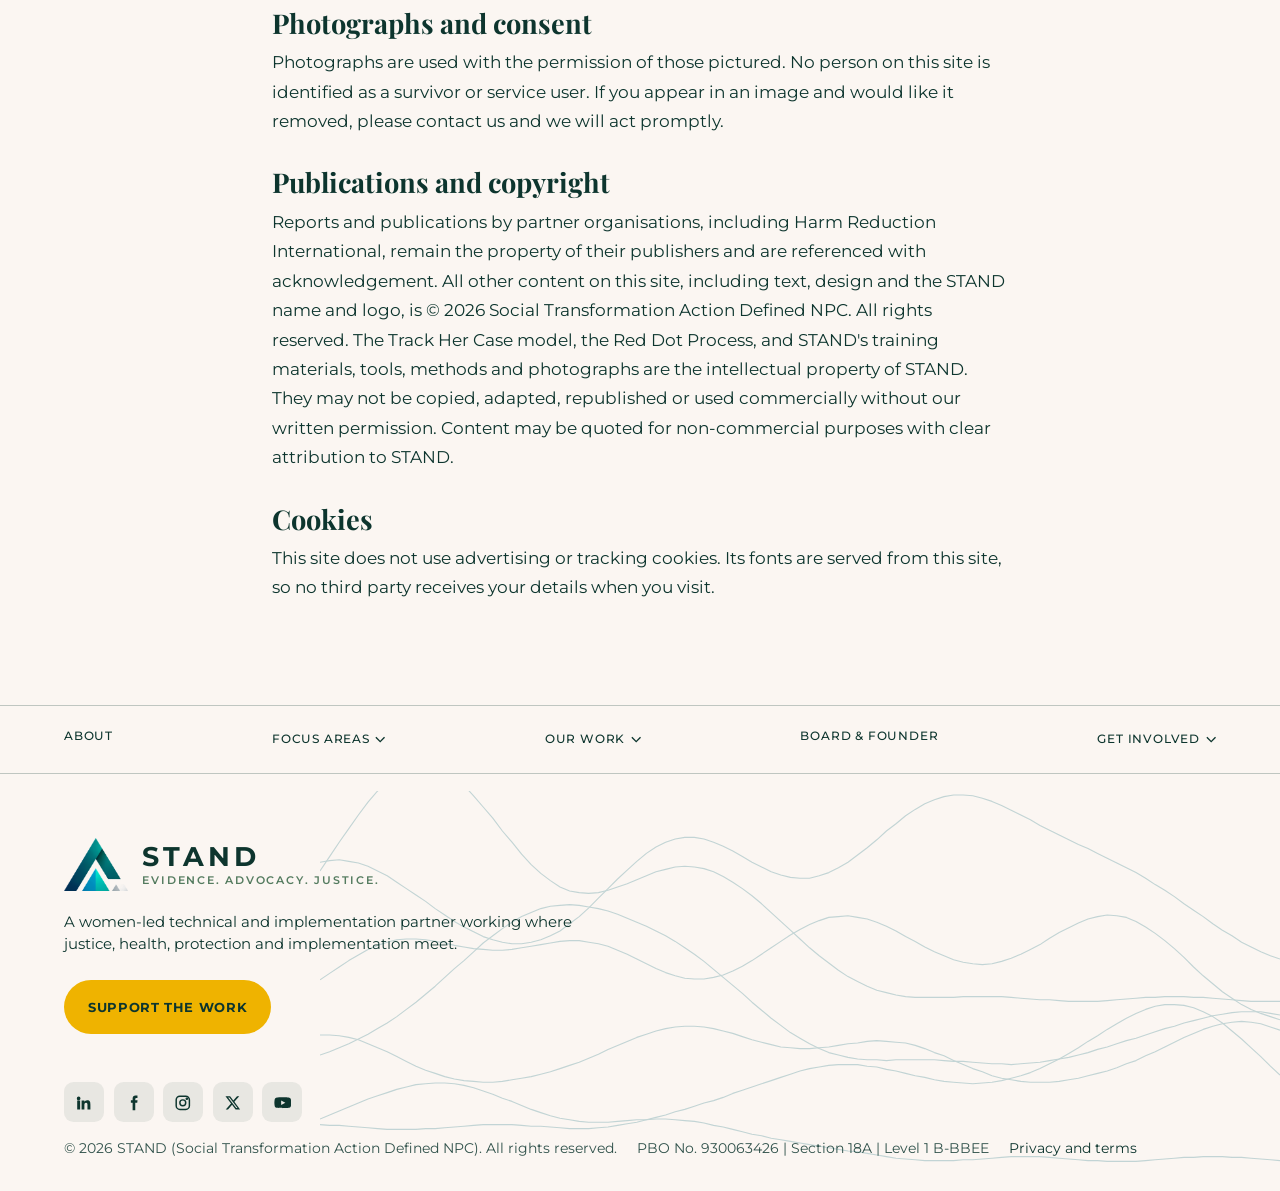
<file: privacy.html>
<!doctype html>
<html lang="en" class="no-js">
<head>
  <meta charset="utf-8">
  <meta name="viewport" content="width=device-width, initial-scale=1">
  <title>Privacy and terms | STAND</title>
  <meta name="description" content="How STAND handles personal information, donations, photographs and copyright.">
  <meta property="og:title" content="Privacy and terms | STAND">
  <meta property="og:description" content="How STAND handles personal information, donations, photographs and copyright.">
  <meta property="og:type" content="website">
  <meta property="og:url" content="https://standaction.co.za/privacy.html">
  <meta property="og:image" content="https://standaction.co.za/assets/social/stand-share.jpg">
  <meta property="og:image:width" content="1200">
  <meta property="og:image:height" content="630">
  <meta property="og:site_name" content="STAND">
  <meta name="twitter:card" content="summary_large_image">
  <meta name="twitter:site" content="@STANDactionZA">
  <meta name="theme-color" content="#0a241f">
  <link rel="icon" href="assets/stand/favicon.png" type="image/png">
  <link rel="apple-touch-icon" href="assets/stand/webclip.png">
  <link rel="preload" href="assets/fonts/playfair-display-latin-wght-normal.woff2" as="font" type="font/woff2" crossorigin>
  <link rel="stylesheet" href="css/styles.css">
  <link rel="stylesheet" href="css/pages.css?v=20261116b">
  <script>document.documentElement.classList.remove('no-js');</script>
</head>
<body class="page">
  <a class="skip-link" href="#main">Skip to content</a>

  <!-- ============ Navigation ============ -->
  <header class="nav" id="nav">
    <div class="nav-inner">
      <a class="nav-logo" href="index.html" aria-label="STAND home">
        <img class="brand-mark" src="assets/stand/stand-mark-colour.png" alt="" width="400" height="330"><span class="brand-text"><span class="brand-wm">STAND</span><span class="brand-strap">Evidence. Advocacy. Justice.</span></span>
      </a>

      <nav class="nav-menu" id="nav-menu" aria-label="Main">
        <a class="nav-link" href="about.html">About</a>

        <div class="nav-item">
          <a class="nav-link" href="work.html#focus-areas">Focus areas</a>
          <button class="nav-toggle" aria-expanded="false" aria-controls="dd-focus" aria-label="Show Focus areas menu">
            <svg class="chev" viewBox="0 0 12 8" fill="none" aria-hidden="true"><path d="M1 1.5l5 5 5-5" stroke="currentColor" stroke-width="1.6"/></svg>
          </button>
          <div class="dropdown" id="dd-focus">
            <a href="work.html#justice">Gender-Responsive Justice <img src="assets/art/icon-guidance.svg" alt="" loading="lazy"></a>
            <a href="work.html#harms">Substance-Related Harms <img src="assets/art/icon-sustainability.svg" alt="" loading="lazy"></a>
            <a href="work.html#systems">Systems Strengthening <img src="assets/art/icon-transformation.svg" alt="" loading="lazy"></a>
            <a href="work.html#alternatives">Alternatives to Incarceration <img src="assets/art/icon-culture.svg" alt="" loading="lazy"></a>
          </div>
        </div>

        <div class="nav-item">
          <a class="nav-link" href="work.html">Our work</a>
          <button class="nav-toggle" aria-expanded="false" aria-controls="dd-work" aria-label="Show Our work menu">
            <svg class="chev" viewBox="0 0 12 8" fill="none" aria-hidden="true"><path d="M1 1.5l5 5 5-5" stroke="currentColor" stroke-width="1.6"/></svg>
          </button>
          <div class="dropdown" id="dd-work">
            <a href="track-her-case.html">Track Her Case <img src="assets/art/icon-strategy.svg" alt="" loading="lazy"></a>
            <a href="work.html#training">Training and facilitation <img src="assets/art/icon-workshop.svg" alt="" loading="lazy"></a>
            <a href="work.html#convening">Stakeholder convening <img src="assets/art/icon-groups.svg" alt="" loading="lazy"></a>
            <a href="work.html#research">Research and assessment <img src="assets/art/icon-conflict.svg" alt="" loading="lazy"></a>
            <a href="work.html#writing">Policy and technical writing <img src="assets/art/icon-coaching.svg" alt="" loading="lazy"></a>
          </div>
        </div>

        <a class="nav-link" href="board.html">Board &amp; founder</a>

        <div class="nav-item">
          <button class="nav-toggle" aria-expanded="false" aria-controls="dd-involved" style="padding-left:1rem">
            Get involved
            <svg class="chev" viewBox="0 0 12 8" fill="none" aria-hidden="true"><path d="M1 1.5l5 5 5-5" stroke="currentColor" stroke-width="1.6"/></svg>
          </button>
          <div class="dropdown" id="dd-involved">
            <a href="support.html#partner">Partner with us <img src="assets/art/icon-groups.svg" alt="" loading="lazy"></a>
            <a href="support.html#fund">Fund the work <img src="assets/art/icon-book.svg" alt="" loading="lazy"></a>
            <a href="support.html">Support the work <img src="assets/art/icon-fire.svg" alt="" loading="lazy"></a>
            <a href="campaign.html">Track Her Case campaign <img src="assets/art/icon-strategy.svg" alt="" loading="lazy"></a>
            <a href="support.html#collaborate">Collaborate <img src="assets/art/icon-digital.svg" alt="" loading="lazy"></a>
            <a href="founder.html">Meet the founder <img src="assets/art/icon-newsletter.svg" alt="" loading="lazy"></a>
          </div>
        </div>

        <a class="btn-pill mobile-contact" href="index.html#contact">Partner with STAND</a>
      </nav>

      <div class="nav-right">
        <a class="btn-pill nav-cta" href="index.html#contact">Partner with STAND</a>
        <span class="nav-here" aria-hidden="true">Privacy</span>
        <button class="burger" id="burger" aria-expanded="false" aria-controls="nav-menu" aria-label="Open menu"><span></span></button>
      </div>
    </div>
  </header>

  <main id="main">

    <section class="page-hero no-scene" aria-labelledby="page-title">
      <div class="container">
        <p class="eyebrow">Privacy and terms</p>
        <h1 id="page-title">How we handle information.</h1>
        <p class="lead">STAND treats personal information with the same care and accountability we bring to our programmes.</p>
      </div>
    </section>

    <section class="band band--cream">
      <div class="container">
        <div class="prose" style="margin-inline:auto">
          <h3>Your privacy</h3>
          <p>STAND complies with South Africa's Protection of Personal Information Act (POPIA). We collect only the information you choose to give us, such as your name, email address and EFT reference when you make an enquiry or a donation. If you request a Section 18A certificate, SARS also requires your ID, passport or registration number, your income tax reference number, your address and your contact details; we use these only to issue your certificate and to report it to SARS through its third-party (IT3(d)) reporting, as the Income Tax Act requires. We use your information to respond to you, to issue receipts and certificates, and to keep you informed where you have asked us to. We do not sell, rent or share your information with third parties, except where the law requires it. We keep it only for as long as it is needed for these purposes or for our legal and audit obligations.</p>
          <p>You may ask to see, correct or delete the personal information we hold about you at any time. Our Information Officer is Stacey Doorly-Jones, Founder and Chief Executive, contactable at <a href="mailto:stacey@standaction.co.za">stacey@standaction.co.za</a>.</p>
          <h3>Donations</h3>
          <p>Donations made through SnapScan or other online giving platforms are processed securely by those platforms under their own privacy and security policies. STAND never receives or stores your card details. EFT donations are received directly into STAND's registered bank account.</p>
          <h3>Figures and data</h3>
          <p>The figures on this site are drawn from STAND's programme records, donor reports and published research. They are reported conservatively and are accurate as of October 2026. Where a figure combines several programmes, people counted in more than one programme are counted once.</p>
          <h3>Photographs and consent</h3>
          <p>Photographs are used with the permission of those pictured. No person on this site is identified as a survivor or service user. If you appear in an image and would like it removed, please contact us and we will act promptly.</p>
          <h3>Publications and copyright</h3>
          <p>Reports and publications by partner organisations, including Harm Reduction International, remain the property of their publishers and are referenced with acknowledgement. All other content on this site, including text, design and the STAND name and logo, is © 2026 Social Transformation Action Defined NPC. All rights reserved. The Track Her Case model, the Red Dot Process, and STAND's training materials, tools, methods and photographs are the intellectual property of STAND. They may not be copied, adapted, republished or used commercially without our written permission. Content may be quoted for non-commercial purposes with clear attribution to STAND.</p>
          <h3>Cookies</h3>
          <p>This site does not use advertising or tracking cookies. Its fonts are served from this site, so no third party receives your details when you visit.</p>
        </div>
      </div>
    </section>
  </main>

  <!-- ============ Footer ============ -->
  <footer class="footer">
    <nav class="footer-nav" aria-label="Footer">
      <ul>
        <li><a href="about.html">About</a></li>
        <li>
          <details>
            <summary>Focus areas <svg class="chev" viewBox="0 0 12 8" fill="none" aria-hidden="true"><path d="M1 1.5l5 5 5-5" stroke="currentColor" stroke-width="1.6"/></svg></summary>
            <ul>
              <li><a href="work.html#justice">Gender-Responsive Justice</a></li>
              <li><a href="work.html#harms">Substance-Related Harms</a></li>
              <li><a href="work.html#systems">Systems Strengthening</a></li>
              <li><a href="work.html#alternatives">Alternatives to Incarceration</a></li>
            </ul>
          </details>
        </li>
        <li>
          <details>
            <summary>Our work <svg class="chev" viewBox="0 0 12 8" fill="none" aria-hidden="true"><path d="M1 1.5l5 5 5-5" stroke="currentColor" stroke-width="1.6"/></svg></summary>
            <ul>
              <li><a href="track-her-case.html">Track Her Case</a></li>
              <li><a href="work.html#training">Training and facilitation</a></li>
              <li><a href="work.html#convening">Stakeholder convening</a></li>
              <li><a href="work.html#research">Research and assessment</a></li>
              <li><a href="work.html#writing">Policy and technical writing</a></li>
            </ul>
          </details>
        </li>
        <li><a href="board.html">Board &amp; founder</a></li>
        <li>
          <details>
            <summary>Get involved <svg class="chev" viewBox="0 0 12 8" fill="none" aria-hidden="true"><path d="M1 1.5l5 5 5-5" stroke="currentColor" stroke-width="1.6"/></svg></summary>
            <ul>
              <li><a href="support.html#partner">Partner with us</a></li>
              <li><a href="support.html#fund">Fund the work</a></li>
              <li><a href="support.html">Support the work</a></li>
              <li><a href="support.html#collaborate">Collaborate</a></li>
              <li><a href="founder.html">Meet the founder</a></li>
            </ul>
          </details>
        </li>
      </ul>
    </nav>

    <div class="footer-main">
      <a class="logo brand" href="index.html" aria-label="STAND home"><img class="brand-mark" src="assets/stand/stand-mark.png" alt="" width="389" height="320" loading="lazy"><span class="brand-text"><span class="brand-wm">STAND</span><span class="brand-strap">Evidence. Advocacy. Justice.</span></span></a>
      <p class="tagline">A women-led technical and implementation partner working where justice, health, protection and implementation meet.</p>
      <a class="btn-pill footer-support" href="support.html#ways">Support the work</a>
      <div class="footer-bottom">
        <div class="socials">
          <a href="https://linkedin.com/company/standactionza" target="_blank" rel="noopener" aria-label="STAND on LinkedIn">
            <svg viewBox="0 0 24 24" fill="currentColor" aria-hidden="true"><path d="M4.98 3.5a2.5 2.5 0 11-.01 5 2.5 2.5 0 01.01-5zM3 9h4v12H3zM9 9h3.8v1.7h.05c.53-1 1.83-2.05 3.77-2.05C20.6 8.65 21 11.2 21 14.5V21h-4v-5.8c0-1.4-.03-3.2-1.95-3.2-1.95 0-2.25 1.52-2.25 3.1V21H9z"/></svg>
          </a>
          <a href="https://www.facebook.com/standaction" target="_blank" rel="noopener" aria-label="STAND on Facebook">
            <svg viewBox="0 0 24 24" fill="currentColor" aria-hidden="true"><path d="M14 8.5V6.8c0-.8.5-1.3 1.4-1.3H17V2.2C16.3 2.1 15.3 2 14.3 2 11.9 2 10.4 3.5 10.4 6.2v2.3H8v3.6h2.4V22H14v-9.9h2.7l.4-3.6z"/></svg>
          </a>
          <a href="https://instagram.com/standactionza" target="_blank" rel="noopener" aria-label="STAND on Instagram">
            <svg viewBox="0 0 24 24" fill="none" stroke="currentColor" stroke-width="2" aria-hidden="true"><rect x="3" y="3" width="18" height="18" rx="5"/><circle cx="12" cy="12" r="4"/><circle cx="17.5" cy="6.5" r="0.8" fill="currentColor"/></svg>
          </a>
          <a href="https://x.com/STANDactionZA" target="_blank" rel="noopener" aria-label="STAND on X">
            <svg viewBox="0 0 24 24" fill="currentColor" aria-hidden="true"><path d="M17.75 3h3.07l-6.7 7.66L22 21h-6.17l-4.83-6.32L5.47 21H2.4l7.17-8.2L2 3h6.33l4.37 5.77zm-1.08 16.18h1.7L7.4 4.73H5.58z"/></svg>
          </a>
          <a href="https://www.youtube.com/channel/UCFACtVAfBVPBFqlOImxfY6A" target="_blank" rel="noopener" aria-label="STAND on YouTube">
            <svg viewBox="0 0 24 24" fill="currentColor" aria-hidden="true"><path d="M23 7.2a3 3 0 00-2.1-2.1C19 4.6 12 4.6 12 4.6s-7 0-8.9.5A3 3 0 001 7.2 31 31 0 00.5 12 31 31 0 001 16.8a3 3 0 002.1 2.1c1.9.5 8.9.5 8.9.5s7 0 8.9-.5a3 3 0 002.1-2.1 31 31 0 00.5-4.8 31 31 0 00-.5-4.8zM9.75 15.02V8.98L15.5 12z"/></svg>
          </a>
        </div>
        <div class="legal">
          <span>&copy; 2026 STAND (Social Transformation Action Defined NPC). All rights reserved.</span>
          <span>PBO No. 930063426 | Section 18A | Level 1 B-BBEE</span>
          <a href="privacy.html">Privacy and terms</a>
        </div>
      </div>
    </div>
    <img class="footer-art" src="assets/art/contours-footer.svg" alt="" aria-hidden="true" loading="lazy">
  </footer>

  <a class="to-top" id="to-top" href="#main" aria-label="Back to top">
    <svg width="16" height="16" viewBox="0 0 16 16" fill="none" aria-hidden="true"><path d="M2 10l6-6 6 6" stroke="currentColor" stroke-width="2"/></svg>
  </a>

  <script src="js/main.js?v=20261116b" defer></script>
</body>
</html>
</file>
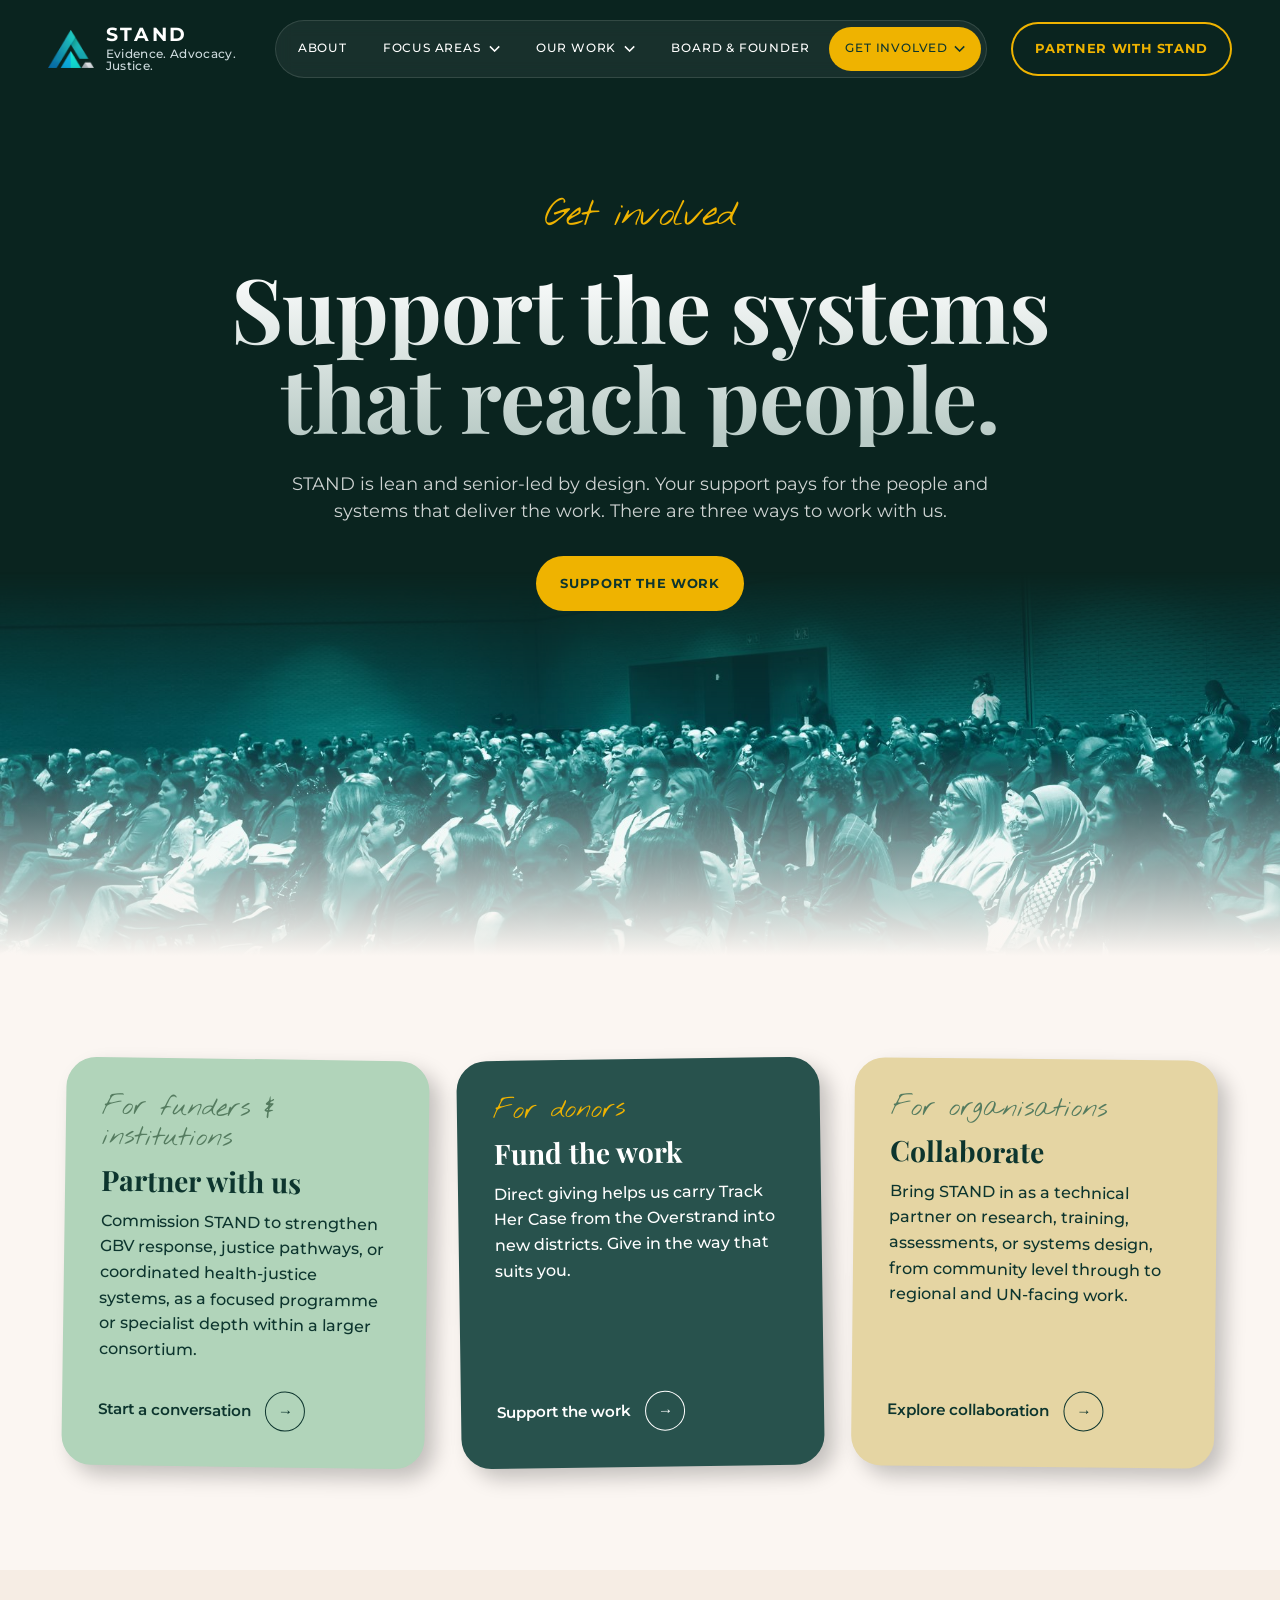
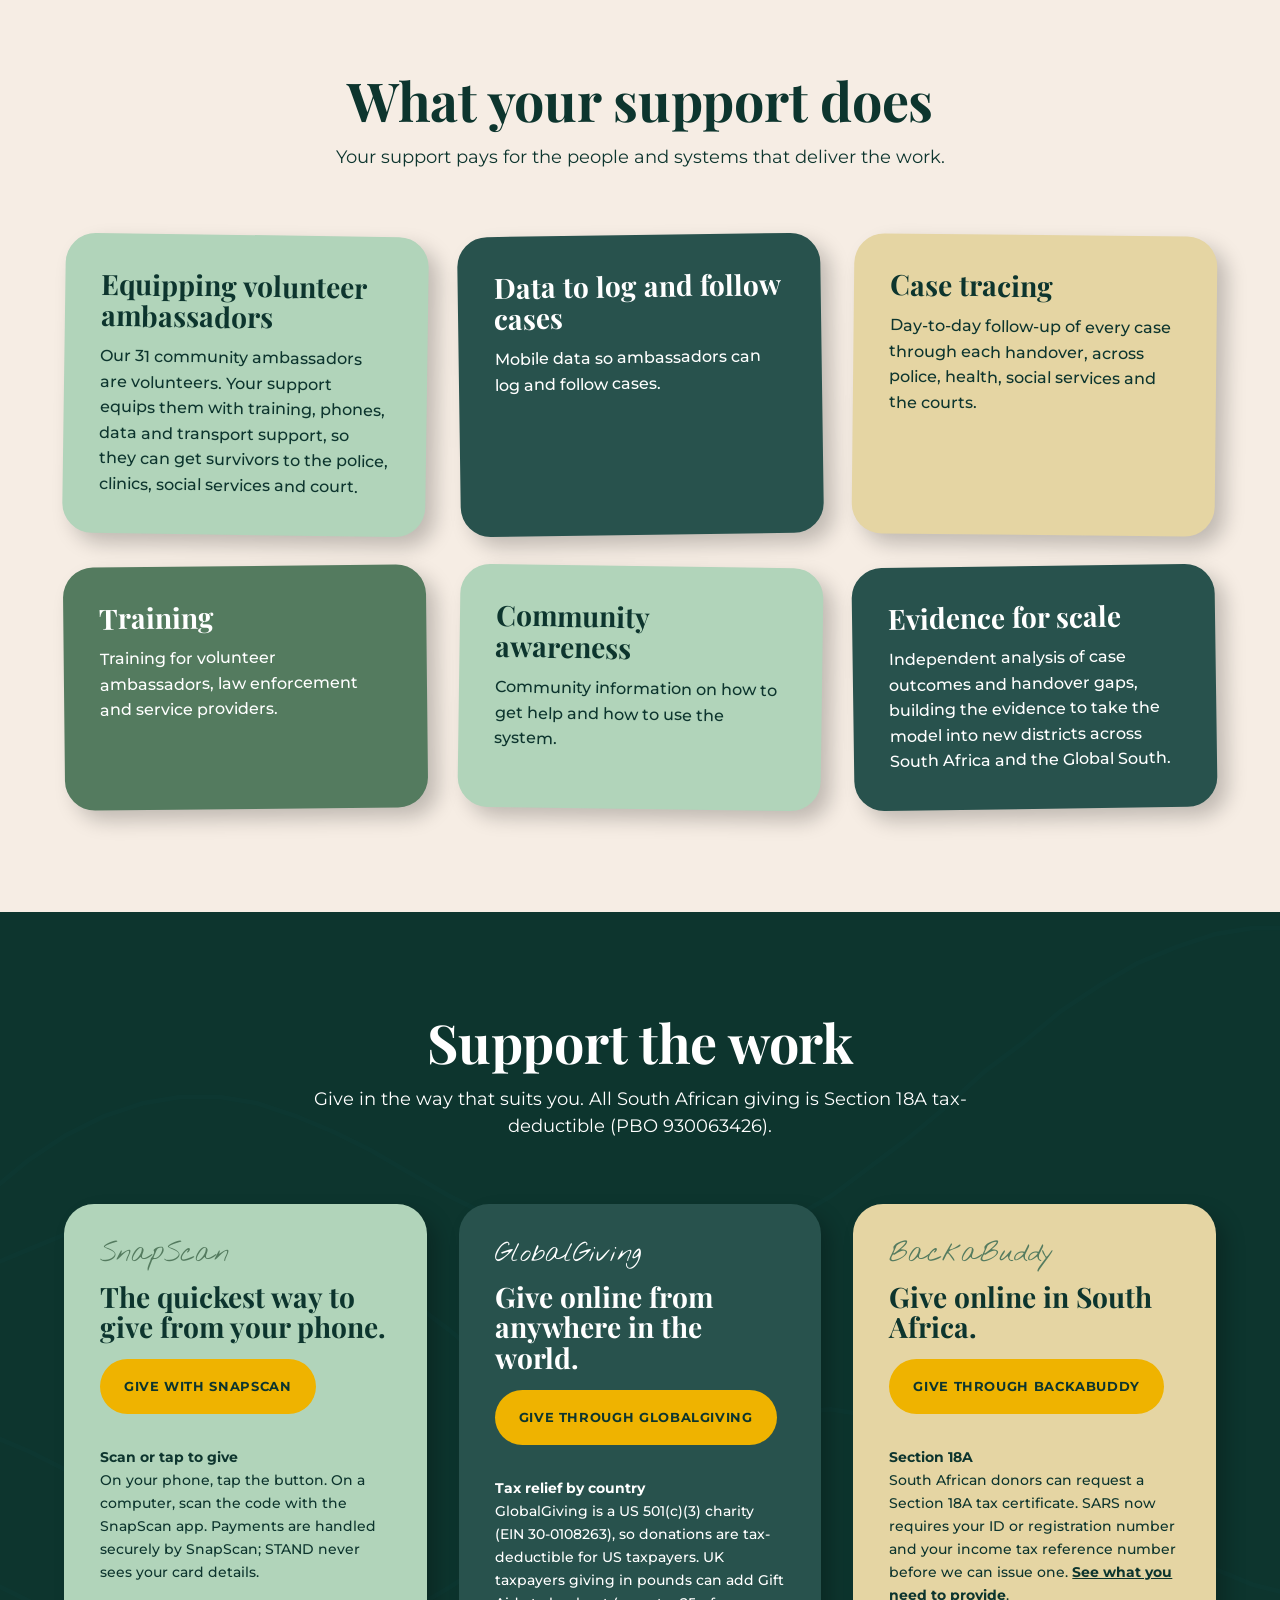
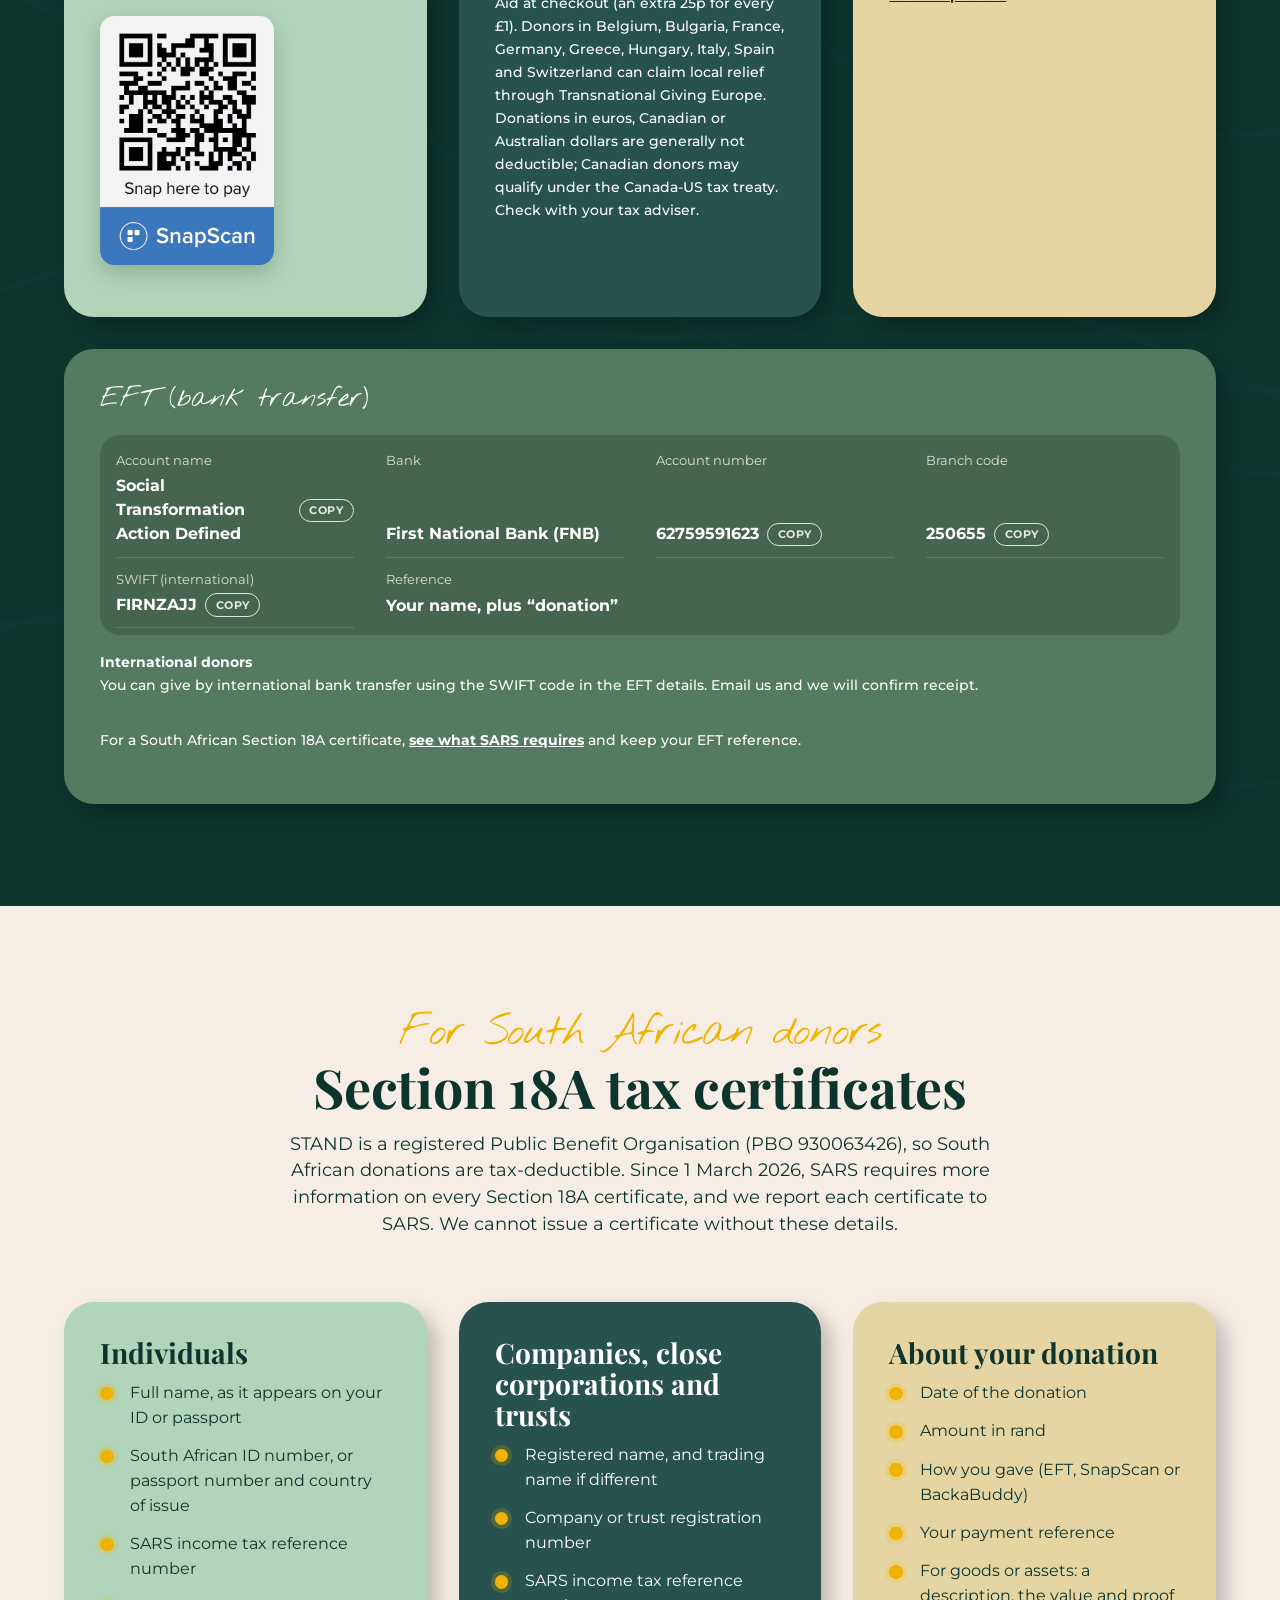
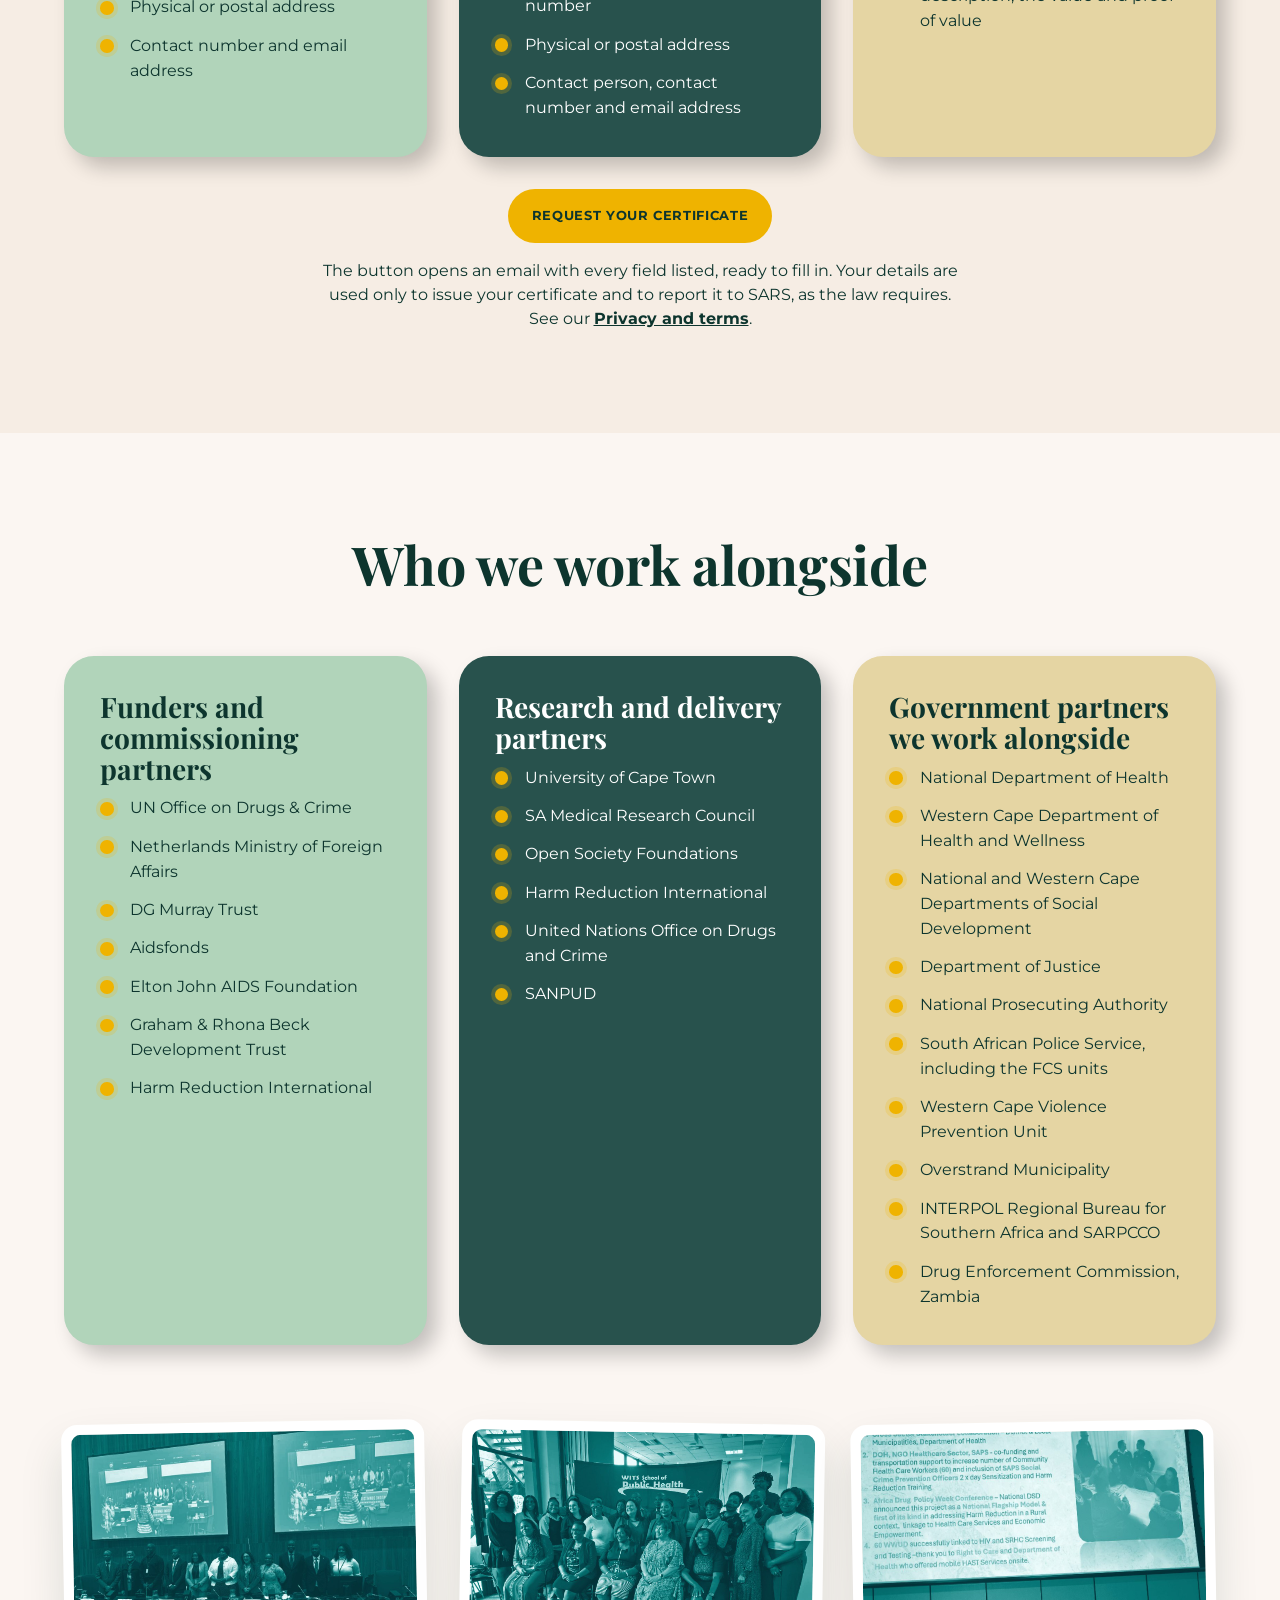
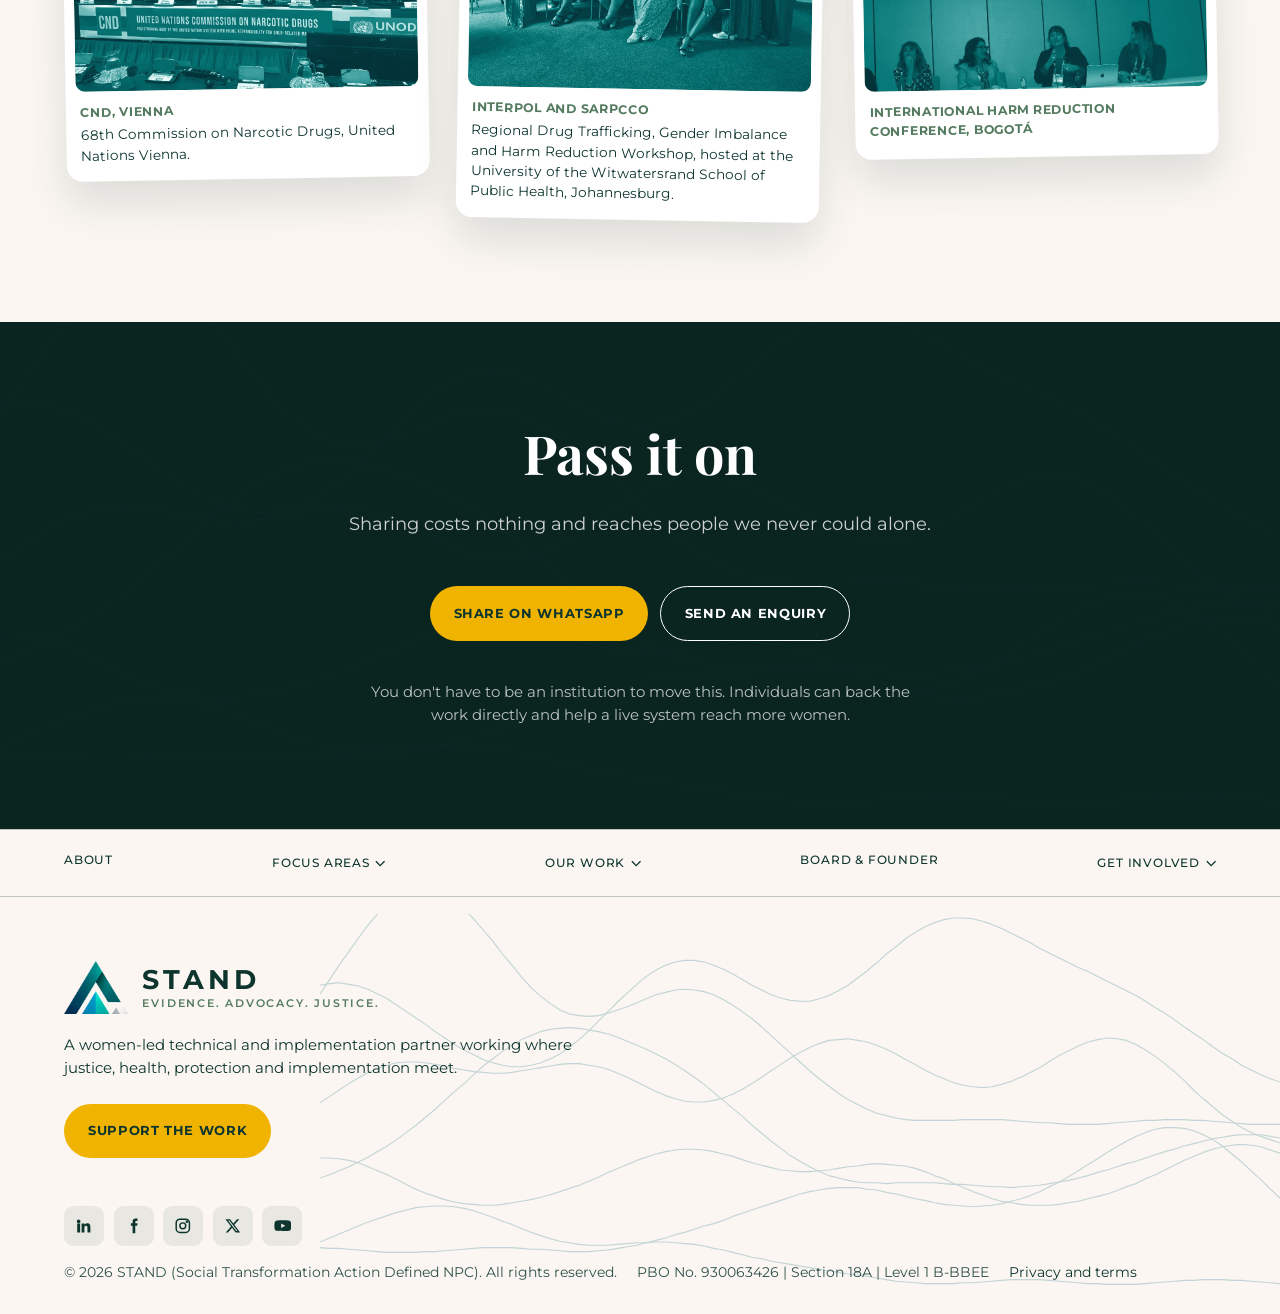
<file: support.html>
<!doctype html>
<html lang="en" class="no-js">
<head>
  <meta charset="utf-8">
  <meta name="viewport" content="width=device-width, initial-scale=1">
  <title>Support the work | STAND</title>
  <meta name="description" content="Partner with STAND, fund the work or collaborate. All giving is Section 18A tax-deductible.">
  <meta property="og:title" content="Support the work | STAND">
  <meta property="og:description" content="Partner with STAND, fund the work or collaborate. All giving is Section 18A tax-deductible.">
  <meta property="og:type" content="website">
  <meta property="og:url" content="https://standaction.co.za/support.html">
  <meta property="og:image" content="https://standaction.co.za/assets/social/stand-share.jpg">
  <meta property="og:image:width" content="1200">
  <meta property="og:image:height" content="630">
  <meta property="og:site_name" content="STAND">
  <meta name="twitter:card" content="summary_large_image">
  <meta name="twitter:site" content="@STANDactionZA">
  <meta name="theme-color" content="#0a241f">
  <link rel="icon" href="assets/stand/favicon.png" type="image/png">
  <link rel="apple-touch-icon" href="assets/stand/webclip.png">
  <link rel="preload" href="assets/fonts/playfair-display-latin-wght-normal.woff2" as="font" type="font/woff2" crossorigin>
  <link rel="stylesheet" href="css/styles.css">
  <link rel="stylesheet" href="css/pages.css?v=20261116b">
  <script>document.documentElement.classList.remove('no-js');</script>
</head>
<body class="page">
  <a class="skip-link" href="#main">Skip to content</a>

  <!-- ============ Navigation ============ -->
  <header class="nav" id="nav">
    <div class="nav-inner">
      <a class="nav-logo" href="index.html" aria-label="STAND home">
        <img class="brand-mark" src="assets/stand/stand-mark-colour.png" alt="" width="400" height="330"><span class="brand-text"><span class="brand-wm">STAND</span><span class="brand-strap">Evidence. Advocacy. Justice.</span></span>
      </a>

      <nav class="nav-menu" id="nav-menu" aria-label="Main">
        <a class="nav-link" href="about.html">About</a>

        <div class="nav-item">
          <a class="nav-link" href="work.html#focus-areas">Focus areas</a>
          <button class="nav-toggle" aria-expanded="false" aria-controls="dd-focus" aria-label="Show Focus areas menu">
            <svg class="chev" viewBox="0 0 12 8" fill="none" aria-hidden="true"><path d="M1 1.5l5 5 5-5" stroke="currentColor" stroke-width="1.6"/></svg>
          </button>
          <div class="dropdown" id="dd-focus">
            <a href="work.html#justice">Gender-Responsive Justice <img src="assets/art/icon-guidance.svg" alt="" loading="lazy"></a>
            <a href="work.html#harms">Substance-Related Harms <img src="assets/art/icon-sustainability.svg" alt="" loading="lazy"></a>
            <a href="work.html#systems">Systems Strengthening <img src="assets/art/icon-transformation.svg" alt="" loading="lazy"></a>
            <a href="work.html#alternatives">Alternatives to Incarceration <img src="assets/art/icon-culture.svg" alt="" loading="lazy"></a>
          </div>
        </div>

        <div class="nav-item">
          <a class="nav-link" href="work.html">Our work</a>
          <button class="nav-toggle" aria-expanded="false" aria-controls="dd-work" aria-label="Show Our work menu">
            <svg class="chev" viewBox="0 0 12 8" fill="none" aria-hidden="true"><path d="M1 1.5l5 5 5-5" stroke="currentColor" stroke-width="1.6"/></svg>
          </button>
          <div class="dropdown" id="dd-work">
            <a href="track-her-case.html">Track Her Case <img src="assets/art/icon-strategy.svg" alt="" loading="lazy"></a>
            <a href="work.html#training">Training and facilitation <img src="assets/art/icon-workshop.svg" alt="" loading="lazy"></a>
            <a href="work.html#convening">Stakeholder convening <img src="assets/art/icon-groups.svg" alt="" loading="lazy"></a>
            <a href="work.html#research">Research and assessment <img src="assets/art/icon-conflict.svg" alt="" loading="lazy"></a>
            <a href="work.html#writing">Policy and technical writing <img src="assets/art/icon-coaching.svg" alt="" loading="lazy"></a>
          </div>
        </div>

        <a class="nav-link" href="board.html">Board &amp; founder</a>

        <div class="nav-item">
          <button class="nav-toggle is-current" aria-expanded="false" aria-controls="dd-involved" style="padding-left:1rem">
            Get involved
            <svg class="chev" viewBox="0 0 12 8" fill="none" aria-hidden="true"><path d="M1 1.5l5 5 5-5" stroke="currentColor" stroke-width="1.6"/></svg>
          </button>
          <div class="dropdown" id="dd-involved">
            <a href="support.html#partner">Partner with us <img src="assets/art/icon-groups.svg" alt="" loading="lazy"></a>
            <a href="support.html#fund">Fund the work <img src="assets/art/icon-book.svg" alt="" loading="lazy"></a>
            <a href="support.html">Support the work <img src="assets/art/icon-fire.svg" alt="" loading="lazy"></a>
            <a href="campaign.html">Track Her Case campaign <img src="assets/art/icon-strategy.svg" alt="" loading="lazy"></a>
            <a href="support.html#collaborate">Collaborate <img src="assets/art/icon-digital.svg" alt="" loading="lazy"></a>
            <a href="founder.html">Meet the founder <img src="assets/art/icon-newsletter.svg" alt="" loading="lazy"></a>
          </div>
        </div>

        <a class="btn-pill mobile-contact" href="index.html#contact">Partner with STAND</a>
      </nav>

      <div class="nav-right">
        <a class="btn-pill nav-cta" href="index.html#contact">Partner with STAND</a>
        <span class="nav-here" aria-hidden="true"><span class="here-long">Support the work</span><span class="here-short">Support</span></span>
        <button class="burger" id="burger" aria-expanded="false" aria-controls="nav-menu" aria-label="Open menu"><span></span></button>
      </div>
    </div>
  </header>

  <main id="main">

    <section class="page-hero" aria-labelledby="page-title">
      <div class="container">
        <p class="eyebrow">Get involved</p>
        <h1 id="page-title">Support the systems that reach people.</h1>
        <p class="lead">STAND is lean and senior-led by design. Your support pays for the people and systems that deliver the work. There are three ways to work with us.</p>
        <div class="hero-actions"><a class="btn-pill" href="support.html#ways">Support the work</a></div>
      </div>
      <img class="scene" src="assets/stand/plenary-wide.jpg" alt="" aria-hidden="true">
    </section>

    <section class="band band--cream" aria-label="Three ways to work with us">
      <div class="container cards">
        <article class="card give-card reveal" id="partner">
          <p class="for">For funders &amp; institutions</p>
          <h3>Partner with us</h3>
          <p>Commission STAND to strengthen GBV response, justice pathways, or coordinated health-justice systems, as a focused programme or specialist depth within a larger consortium.</p>
          <a class="btn-learn" href="index.html#contact">Start a conversation <span class="arrow" aria-hidden="true">&rarr;</span></a>
        </article>
        <article class="card give-card reveal" id="fund">
          <p class="for">For donors</p>
          <h3>Fund the work</h3>
          <p>Direct giving helps us carry Track Her Case from the Overstrand into new districts. Give in the way that suits you.</p>
          <a class="btn-learn" href="#ways">Support the work <span class="arrow" aria-hidden="true">&rarr;</span></a>
        </article>
        <article class="card give-card reveal" id="collaborate">
          <p class="for">For organisations</p>
          <h3>Collaborate</h3>
          <p>Bring STAND in as a technical partner on research, training, assessments, or systems design, from community level through to regional and UN-facing work.</p>
          <a class="btn-learn" href="mailto:info@standaction.co.za?subject=Collaboration%20with%20STAND">Explore collaboration <span class="arrow" aria-hidden="true">&rarr;</span></a>
        </article>
      </div>
    </section>

    <section class="band band--cream2" aria-labelledby="does-title">
      <div class="container">
        <div class="head center">
          <h2 class="title reveal" id="does-title">What your support does</h2>
          <p class="lead reveal">Your support pays for the people and systems that deliver the work.</p>
        </div>
        <div class="cards cards--3">
          <article class="card reveal"><h3>Equipping volunteer ambassadors</h3><p>Our 31 community ambassadors are volunteers. Your support equips them with training, phones, data and transport support, so they can get survivors to the police, clinics, social services and court.</p></article>
          <article class="card reveal"><h3>Data to log and follow cases</h3><p>Mobile data so ambassadors can log and follow cases.</p></article>
          <article class="card reveal"><h3>Case tracing</h3><p>Day-to-day follow-up of every case through each handover, across police, health, social services and the courts.</p></article>
          <article class="card reveal"><h3>Training</h3><p>Training for volunteer ambassadors, law enforcement and service providers.</p></article>
          <article class="card reveal"><h3>Community awareness</h3><p>Community information on how to get help and how to use the system.</p></article>
          <article class="card reveal"><h3>Evidence for scale</h3><p>Independent analysis of case outcomes and handover gaps, building the evidence to take the model into new districts across South Africa and the Global South.</p></article>
        </div>
      </div>
    </section>

    <section class="band band--teal" id="ways" aria-labelledby="ways-title">
      <img class="contours" src="assets/art/contours-footer.svg" alt="" aria-hidden="true" loading="lazy">
      <div class="container">
        <div class="head center">
          <h2 class="title reveal" id="ways-title">Support the work</h2>
          <p class="lead reveal">Give in the way that suits you. All South African giving is Section 18A tax-deductible (PBO 930063426).</p>
        </div>
        <div class="ways">
          <article class="card reveal" data-card-link>
            <p class="for">SnapScan</p>
            <h3>The quickest way to give from your phone.</h3>
            <a class="btn-pill" href="https://pos.snapscan.io/qr/XAGQiq-2" target="_blank" rel="noopener">Give with SnapScan</a>
            <p class="give-note"><b>Scan or tap to give</b>On your phone, tap the button. On a computer, scan the code with the SnapScan app. Payments are handled securely by SnapScan; STAND never sees your card details.</p>
            <a class="snap-badge" href="https://pos.snapscan.io/qr/XAGQiq-2" target="_blank" rel="noopener"><img src="assets/stand/snapscan-badge.png" alt="SnapScan code: snap here to pay STAND" width="520" height="741" loading="lazy"></a>
          </article>
          <article class="card reveal" data-card-link><p class="for">GlobalGiving</p><h3>Give online from anywhere in the world.</h3><span class="btn-pill is-pending" aria-disabled="true" data-giving="GlobalGiving" data-live-class="btn-pill" data-live-label="Give through GlobalGiving">GlobalGiving page opening soon</span><p class="give-note"><b>Tax relief by country</b>GlobalGiving is a US 501(c)(3) charity (EIN 30-0108263), so donations are tax-deductible for US taxpayers. UK taxpayers giving in pounds can add Gift Aid at checkout (an extra 25p for every £1). Donors in Belgium, Bulgaria, France, Germany, Greece, Hungary, Italy, Spain and Switzerland can claim local relief through Transnational Giving Europe. Donations in euros, Canadian or Australian dollars are generally not deductible; Canadian donors may qualify under the Canada-US tax treaty. Check with your tax adviser.</p></article>
          <article class="card reveal" data-card-link><p class="for">BackaBuddy</p><h3>Give online in South Africa.</h3><span class="btn-pill is-pending" aria-disabled="true" data-giving="BackaBuddy" data-live-class="btn-pill" data-live-label="Give through BackaBuddy">BackaBuddy page opening soon</span><p class="give-note"><b>Section 18A</b>South African donors can request a Section 18A tax certificate. SARS now requires your ID or registration number and your income tax reference number before we can issue one. <a href="#section-18a">See what you need to provide</a>.</p></article>
          <article class="card reveal ways-eft">
            <p class="for">EFT (bank transfer)</p>
            <dl class="bank">
              <div><dt>Account name</dt><dd>Social Transformation Action Defined<button class="copy" type="button" data-copy="Social Transformation Action Defined" aria-label="Copy Account name">Copy</button></dd></div>
              <div><dt>Bank</dt><dd>First National Bank (FNB)</dd></div>
              <div><dt>Account number</dt><dd>62759591623<button class="copy" type="button" data-copy="62759591623" aria-label="Copy Account number">Copy</button></dd></div>
              <div><dt>Branch code</dt><dd>250655<button class="copy" type="button" data-copy="250655" aria-label="Copy Branch code">Copy</button></dd></div>
              <div><dt>SWIFT (international)</dt><dd>FIRNZAJJ<button class="copy" type="button" data-copy="FIRNZAJJ" aria-label="Copy SWIFT (international)">Copy</button></dd></div>
              <div><dt>Reference</dt><dd>Your name, plus “donation”</dd></div>
            </dl>
            <p class="give-note"><b>International donors</b>You can give by international bank transfer using the SWIFT code in the EFT details. Email us and we will confirm receipt.</p>
            <p class="give-note">For a South African Section 18A certificate, <a href="#section-18a">see what SARS requires</a> and keep your EFT reference.</p>
          </article>

        </div>
      </div>
    </section>

    <section class="band band--cream2" id="section-18a" aria-labelledby="s18a-title">
      <div class="container">
        <div class="head center">
          <p class="eyebrow reveal">For South African donors</p>
          <h2 class="title reveal" id="s18a-title">Section 18A tax certificates</h2>
          <p class="lead reveal" style="margin-top:1rem">STAND is a registered Public Benefit Organisation (PBO 930063426), so South African donations are tax-deductible. Since 1 March 2026, SARS requires more information on every Section 18A certificate, and we report each certificate to SARS. We cannot issue a certificate without these details.</p>
        </div>
        <div class="cards cards--plain s18a-cards">
          <article class="card reveal"><h3>Individuals</h3><ul class="ticks"><li>Full name, as it appears on your ID or passport</li><li>South African ID number, or passport number and country of issue</li><li>SARS income tax reference number</li><li>Physical or postal address</li><li>Contact number and email address</li></ul></article>
          <article class="card reveal"><h3>Companies, close corporations and trusts</h3><ul class="ticks"><li>Registered name, and trading name if different</li><li>Company or trust registration number</li><li>SARS income tax reference number</li><li>Physical or postal address</li><li>Contact person, contact number and email address</li></ul></article>
          <article class="card reveal"><h3>About your donation</h3><ul class="ticks"><li>Date of the donation</li><li>Amount in rand</li><li>How you gave (EFT, SnapScan or BackaBuddy)</li><li>Your payment reference</li><li>For goods or assets: a description, the value and proof of value</li></ul></article>
        </div>
        <div class="actions center reveal" style="justify-content:center"><a class="btn-pill" href="mailto:info@standaction.co.za?subject=Section%2018A%20certificate%20request&amp;body=Please%20issue%20a%20Section%2018A%20tax%20certificate%20for%20my%20donation%20to%20STAND.%0A%0ADonor%20type%20%28individual%2C%20company%2C%20trust%20or%20other%29%3A%0AFull%20name%2C%20or%20registered%20name%20for%20a%20company%20or%20trust%3A%0ATrading%20name%20%28if%20different%29%3A%0ASouth%20African%20ID%20number%2C%20or%20passport%20number%20and%20country%20of%20issue%20%28individuals%29%3A%0ACompany%20or%20trust%20registration%20number%20%28companies%20and%20trusts%29%3A%0ASARS%20income%20tax%20reference%20number%3A%0APhysical%20or%20postal%20address%3A%0AContact%20number%3A%0AEmail%20address%3A%0A%0ADate%20of%20donation%3A%0AAmount%20%28R%29%3A%0AHow%20I%20gave%20%28EFT%2C%20SnapScan%20or%20BackaBuddy%29%20and%20payment%20reference%3A%0A%0AI%20confirm%20these%20details%20are%20correct.%20I%20consent%20to%20STAND%20processing%20them%20and%20reporting%20them%20to%20SARS%2C%20as%20Section%2018A%20requires.">Request your certificate</a></div>
        <p class="center small reveal s18a-note">The button opens an email with every field listed, ready to fill in. Your details are used only to issue your certificate and to report it to SARS, as the law requires. See our <a href="privacy.html">Privacy and terms</a>.</p>
      </div>
    </section>


    <section class="band band--cream" aria-labelledby="partners-title">
      <div class="container">
        <div class="head center"><h2 class="title reveal" id="partners-title">Who we work alongside</h2></div>
        <div class="cards cards--plain">
          <article class="card reveal"><h3>Funders and commissioning partners</h3><ul class="ticks"><li>UN Office on Drugs &amp; Crime</li><li>Netherlands Ministry of Foreign Affairs</li><li>DG Murray Trust</li><li>Aidsfonds</li><li>Elton John AIDS Foundation</li><li>Graham &amp; Rhona Beck Development Trust</li><li>Harm Reduction International</li></ul></article>
          <article class="card reveal"><h3>Research and delivery partners</h3><ul class="ticks"><li>University of Cape Town</li><li>SA Medical Research Council</li><li>Open Society Foundations</li><li>Harm Reduction International</li><li>United Nations Office on Drugs and Crime</li><li>SANPUD</li></ul></article>
          <article class="card reveal"><h3>Government partners we work alongside</h3><ul class="ticks"><li>National Department of Health</li><li>Western Cape Department of Health and Wellness</li><li>National and Western Cape Departments of Social Development</li><li>Department of Justice</li><li>National Prosecuting Authority</li><li>South African Police Service, including the FCS units</li><li>Western Cape Violence Prevention Unit</li><li>Overstrand Municipality</li><li>INTERPOL Regional Bureau for Southern Africa and SARPCCO</li><li>Drug Enforcement Commission, Zambia</li></ul></article>
        </div>
        <div class="photos" style="margin-top:clamp(3rem,6vw,5rem)">
          <figure class="photo reveal "><img src="assets/stand/cnd2025-group.jpg" alt="Delegates on stage at the United Nations Commission on Narcotic Drugs" loading="lazy" style="object-position:50% 60%"><figcaption><b>CND, Vienna</b>68th Commission on Narcotic Drugs, United Nations Vienna.</figcaption></figure>
          <figure class="photo reveal "><img src="assets/stand/interpol-2025-group.jpg" alt="Workshop participants at the University of the Witwatersrand School of Public Health" loading="lazy"><figcaption><b>INTERPOL and SARPCCO</b>Regional Drug Trafficking, Gender Imbalance and Harm Reduction Workshop, hosted at the University of the Witwatersrand School of Public Health, Johannesburg.</figcaption></figure>
          <figure class="photo reveal "><img src="assets/stand/hr25-panel-c.jpg" alt="Women-led panel presenting STAND&#x27;s work at the International Harm Reduction Conference" loading="lazy" style="object-position:50% 55%"><figcaption><b>International Harm Reduction Conference, Bogotá</b></figcaption></figure>
        </div>
      </div>
    </section>

    <section class="band band--dark page-cta" aria-labelledby="cta-title">
      <img class="contours" src="assets/art/contours-footer.svg" alt="" aria-hidden="true" loading="lazy">
      <div class="container">
        <h2 class="title reveal" id="cta-title">Pass it on</h2>
        <p class="lead reveal">Sharing costs nothing and reaches people we never could alone.</p>
        <div class="actions reveal"><a class="btn-pill" href="https://wa.me/" data-share-wa data-share-url="https://standaction.co.za/campaign.html?s=wa" data-share-text="💙 When a woman asks for help, the system should answer.&#10;&#10;Too often in South Africa, a woman&#x27;s case gets lost between the police station, the hospital and the court. Track Her Case, live in the Overstrand, gives every case a private tracking number and follows it all the way to justice.&#10;&#10;During the 16 Days of Activism we&#x27;re raising R150,000 to keep it running through the festive season, the most dangerous time of year for women.&#10;&#10;🇿🇦 R150 keeps it running for an hour&#10;🌍 Abroad? $10 or £8 goes much further here&#10;&#10;Please forward this to one person 🙏🏽" target="_blank" rel="noopener">Share on WhatsApp</a><a class="btn-ghost" href="index.html#contact">Send an enquiry</a></div>
        <p class="small">You don't have to be an institution to move this. Individuals can back the work directly and help a live system reach more women.</p>
      </div>
    </section>
  </main>

  <!-- ============ Footer ============ -->
  <footer class="footer">
    <nav class="footer-nav" aria-label="Footer">
      <ul>
        <li><a href="about.html">About</a></li>
        <li>
          <details>
            <summary>Focus areas <svg class="chev" viewBox="0 0 12 8" fill="none" aria-hidden="true"><path d="M1 1.5l5 5 5-5" stroke="currentColor" stroke-width="1.6"/></svg></summary>
            <ul>
              <li><a href="work.html#justice">Gender-Responsive Justice</a></li>
              <li><a href="work.html#harms">Substance-Related Harms</a></li>
              <li><a href="work.html#systems">Systems Strengthening</a></li>
              <li><a href="work.html#alternatives">Alternatives to Incarceration</a></li>
            </ul>
          </details>
        </li>
        <li>
          <details>
            <summary>Our work <svg class="chev" viewBox="0 0 12 8" fill="none" aria-hidden="true"><path d="M1 1.5l5 5 5-5" stroke="currentColor" stroke-width="1.6"/></svg></summary>
            <ul>
              <li><a href="track-her-case.html">Track Her Case</a></li>
              <li><a href="work.html#training">Training and facilitation</a></li>
              <li><a href="work.html#convening">Stakeholder convening</a></li>
              <li><a href="work.html#research">Research and assessment</a></li>
              <li><a href="work.html#writing">Policy and technical writing</a></li>
            </ul>
          </details>
        </li>
        <li><a href="board.html">Board &amp; founder</a></li>
        <li>
          <details>
            <summary>Get involved <svg class="chev" viewBox="0 0 12 8" fill="none" aria-hidden="true"><path d="M1 1.5l5 5 5-5" stroke="currentColor" stroke-width="1.6"/></svg></summary>
            <ul>
              <li><a href="support.html#partner">Partner with us</a></li>
              <li><a href="support.html#fund">Fund the work</a></li>
              <li><a href="support.html">Support the work</a></li>
              <li><a href="support.html#collaborate">Collaborate</a></li>
              <li><a href="founder.html">Meet the founder</a></li>
            </ul>
          </details>
        </li>
      </ul>
    </nav>

    <div class="footer-main">
      <a class="logo brand" href="index.html" aria-label="STAND home"><img class="brand-mark" src="assets/stand/stand-mark.png" alt="" width="389" height="320" loading="lazy"><span class="brand-text"><span class="brand-wm">STAND</span><span class="brand-strap">Evidence. Advocacy. Justice.</span></span></a>
      <p class="tagline">A women-led technical and implementation partner working where justice, health, protection and implementation meet.</p>
      <a class="btn-pill footer-support" href="support.html#ways">Support the work</a>
      <div class="footer-bottom">
        <div class="socials">
          <a href="https://linkedin.com/company/standactionza" target="_blank" rel="noopener" aria-label="STAND on LinkedIn">
            <svg viewBox="0 0 24 24" fill="currentColor" aria-hidden="true"><path d="M4.98 3.5a2.5 2.5 0 11-.01 5 2.5 2.5 0 01.01-5zM3 9h4v12H3zM9 9h3.8v1.7h.05c.53-1 1.83-2.05 3.77-2.05C20.6 8.65 21 11.2 21 14.5V21h-4v-5.8c0-1.4-.03-3.2-1.95-3.2-1.95 0-2.25 1.52-2.25 3.1V21H9z"/></svg>
          </a>
          <a href="https://www.facebook.com/standaction" target="_blank" rel="noopener" aria-label="STAND on Facebook">
            <svg viewBox="0 0 24 24" fill="currentColor" aria-hidden="true"><path d="M14 8.5V6.8c0-.8.5-1.3 1.4-1.3H17V2.2C16.3 2.1 15.3 2 14.3 2 11.9 2 10.4 3.5 10.4 6.2v2.3H8v3.6h2.4V22H14v-9.9h2.7l.4-3.6z"/></svg>
          </a>
          <a href="https://instagram.com/standactionza" target="_blank" rel="noopener" aria-label="STAND on Instagram">
            <svg viewBox="0 0 24 24" fill="none" stroke="currentColor" stroke-width="2" aria-hidden="true"><rect x="3" y="3" width="18" height="18" rx="5"/><circle cx="12" cy="12" r="4"/><circle cx="17.5" cy="6.5" r="0.8" fill="currentColor"/></svg>
          </a>
          <a href="https://x.com/STANDactionZA" target="_blank" rel="noopener" aria-label="STAND on X">
            <svg viewBox="0 0 24 24" fill="currentColor" aria-hidden="true"><path d="M17.75 3h3.07l-6.7 7.66L22 21h-6.17l-4.83-6.32L5.47 21H2.4l7.17-8.2L2 3h6.33l4.37 5.77zm-1.08 16.18h1.7L7.4 4.73H5.58z"/></svg>
          </a>
          <a href="https://www.youtube.com/channel/UCFACtVAfBVPBFqlOImxfY6A" target="_blank" rel="noopener" aria-label="STAND on YouTube">
            <svg viewBox="0 0 24 24" fill="currentColor" aria-hidden="true"><path d="M23 7.2a3 3 0 00-2.1-2.1C19 4.6 12 4.6 12 4.6s-7 0-8.9.5A3 3 0 001 7.2 31 31 0 00.5 12 31 31 0 001 16.8a3 3 0 002.1 2.1c1.9.5 8.9.5 8.9.5s7 0 8.9-.5a3 3 0 002.1-2.1 31 31 0 00.5-4.8 31 31 0 00-.5-4.8zM9.75 15.02V8.98L15.5 12z"/></svg>
          </a>
        </div>
        <div class="legal">
          <span>&copy; 2026 STAND (Social Transformation Action Defined NPC). All rights reserved.</span>
          <span>PBO No. 930063426 | Section 18A | Level 1 B-BBEE</span>
          <a href="privacy.html">Privacy and terms</a>
        </div>
      </div>
    </div>
    <img class="footer-art" src="assets/art/contours-footer.svg" alt="" aria-hidden="true" loading="lazy">
  </footer>

  <a class="to-top" id="to-top" href="#main" aria-label="Back to top">
    <svg width="16" height="16" viewBox="0 0 16 16" fill="none" aria-hidden="true"><path d="M2 10l6-6 6 6" stroke="currentColor" stroke-width="2"/></svg>
  </a>

  <script src="js/main.js?v=20261116b" defer></script>
</body>
</html>
</file>
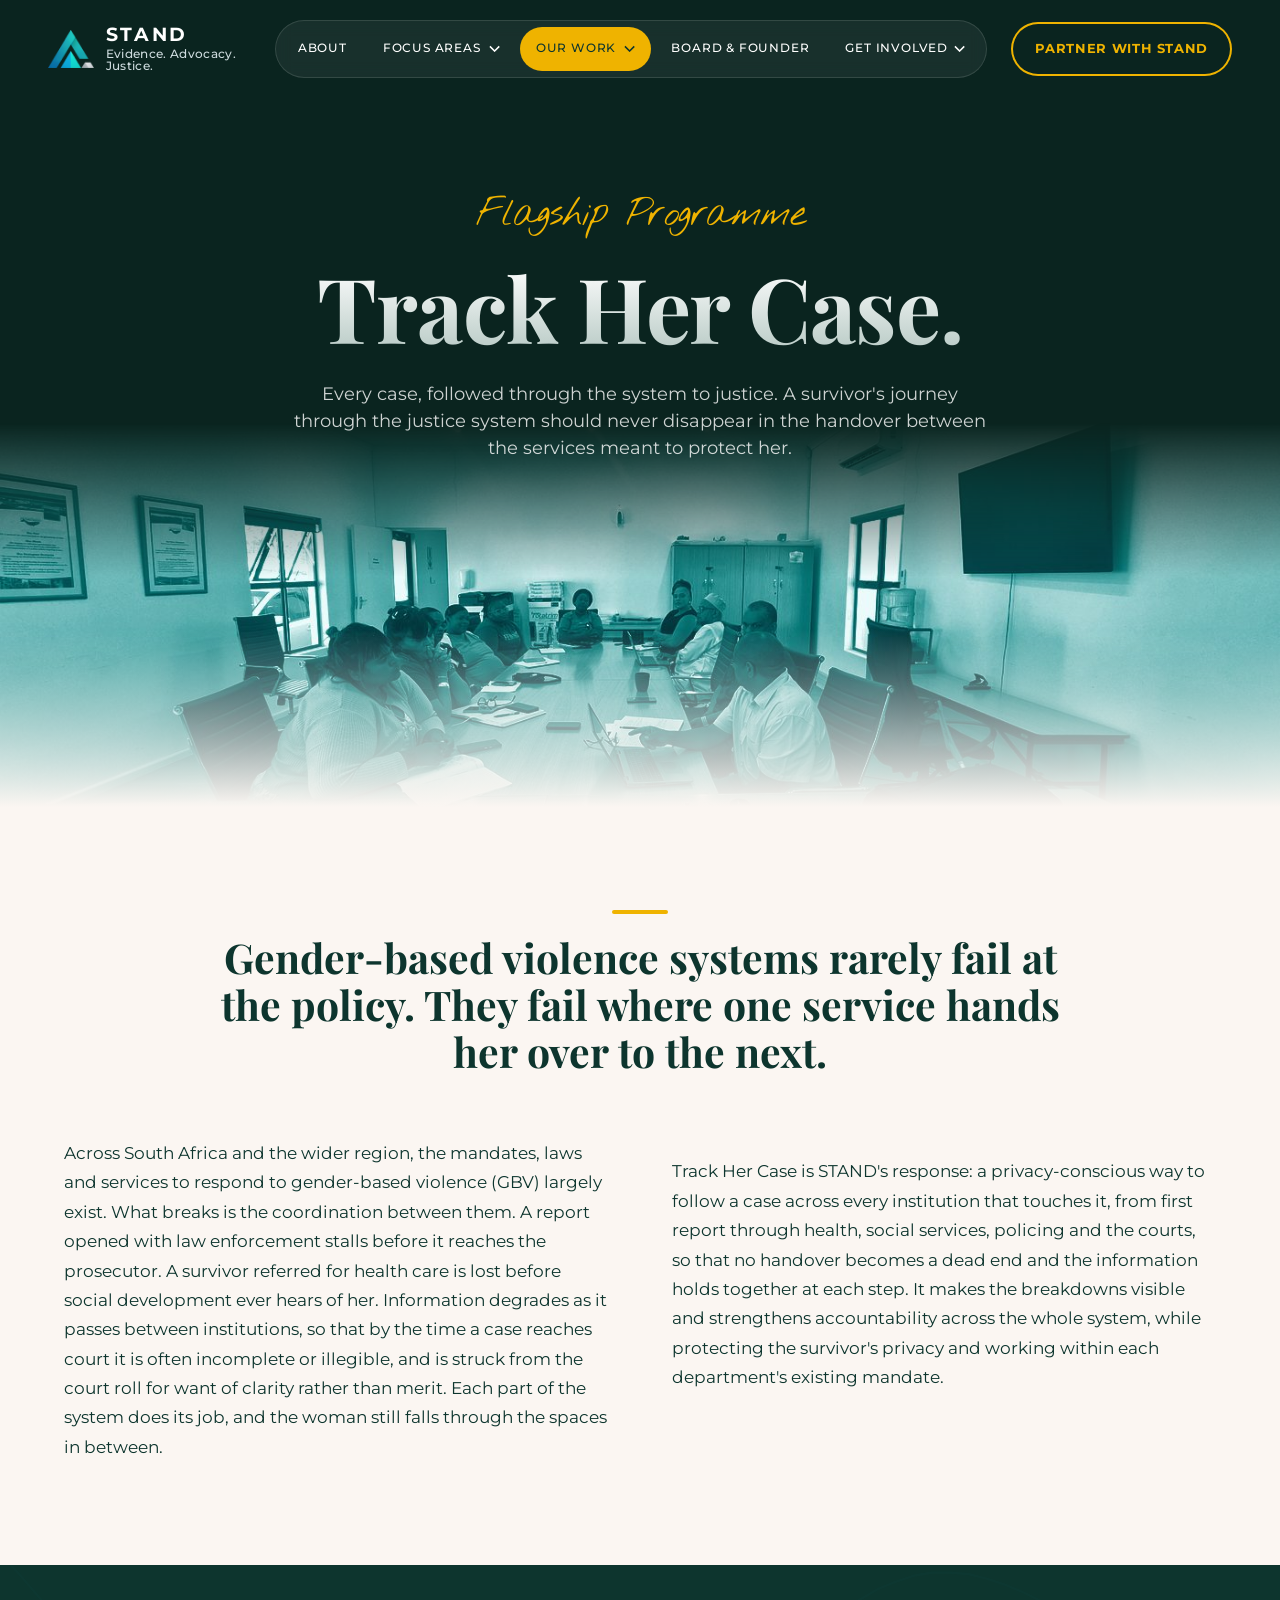
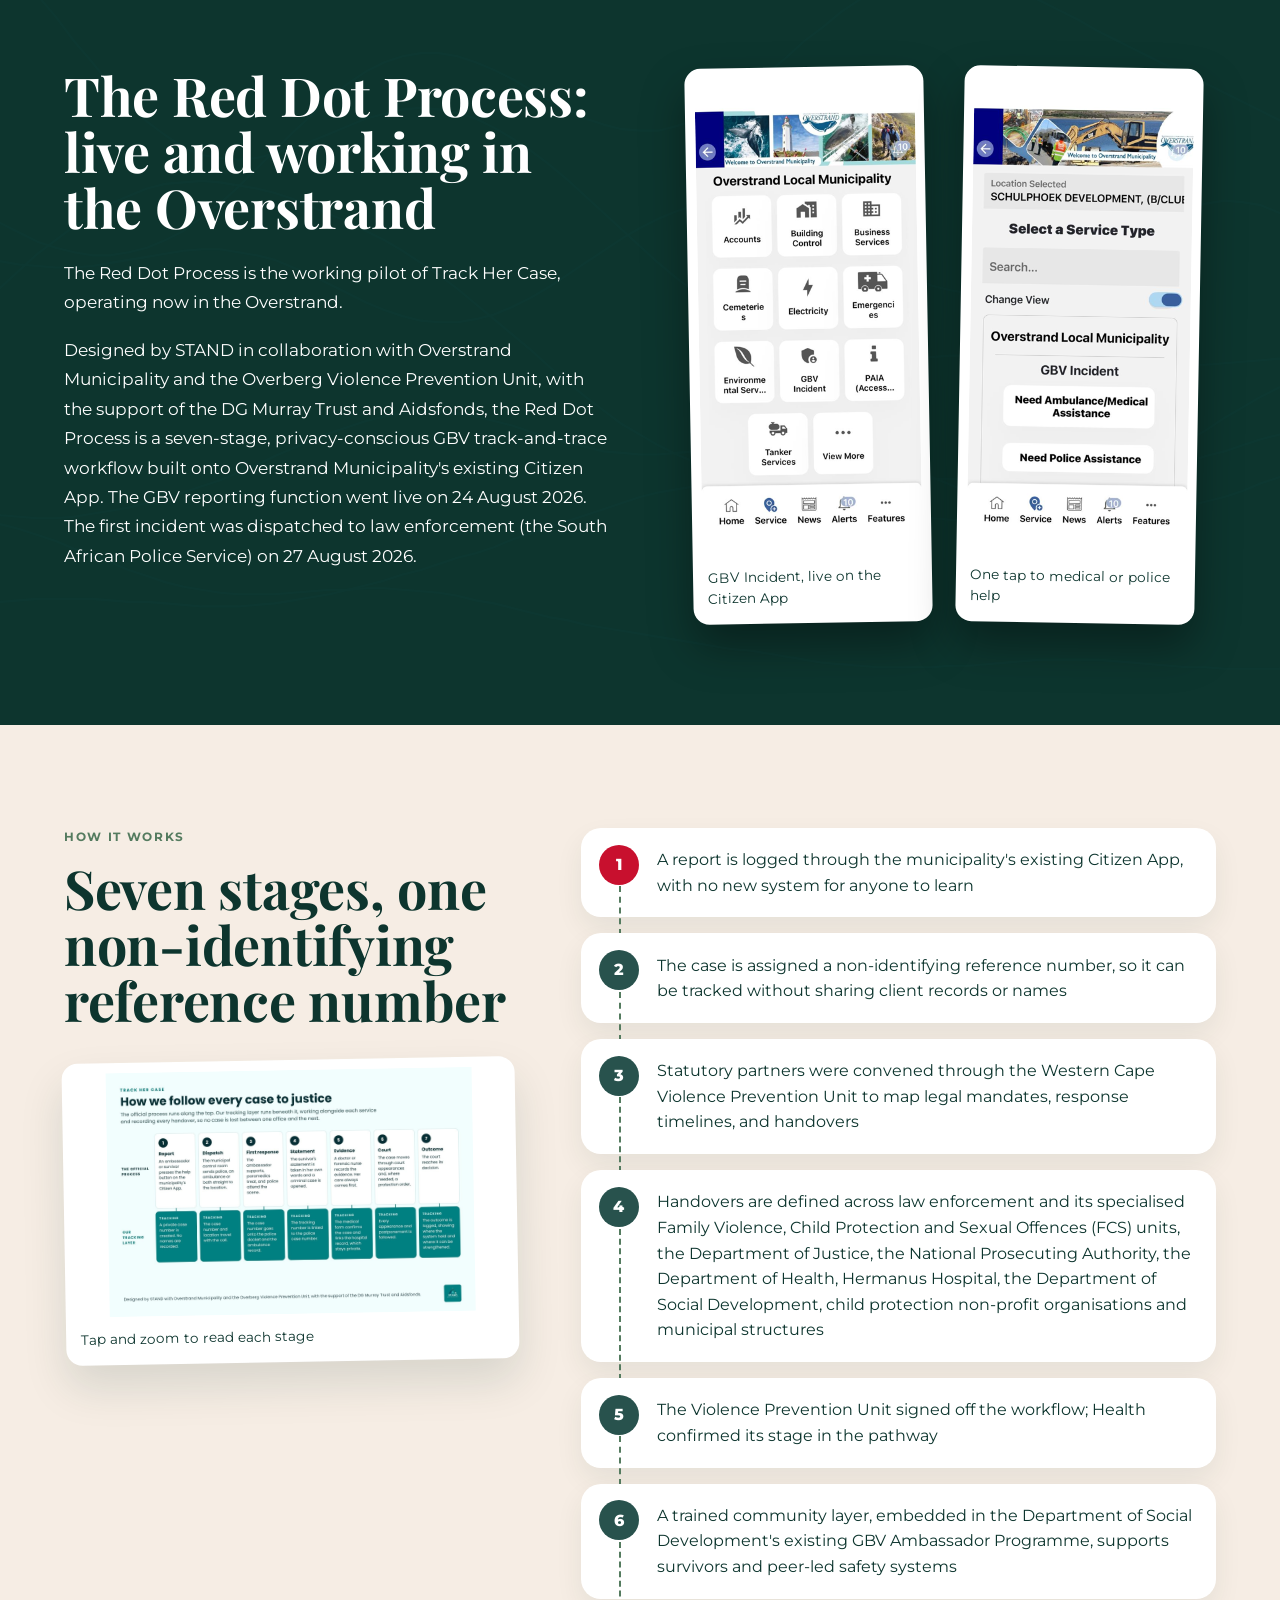
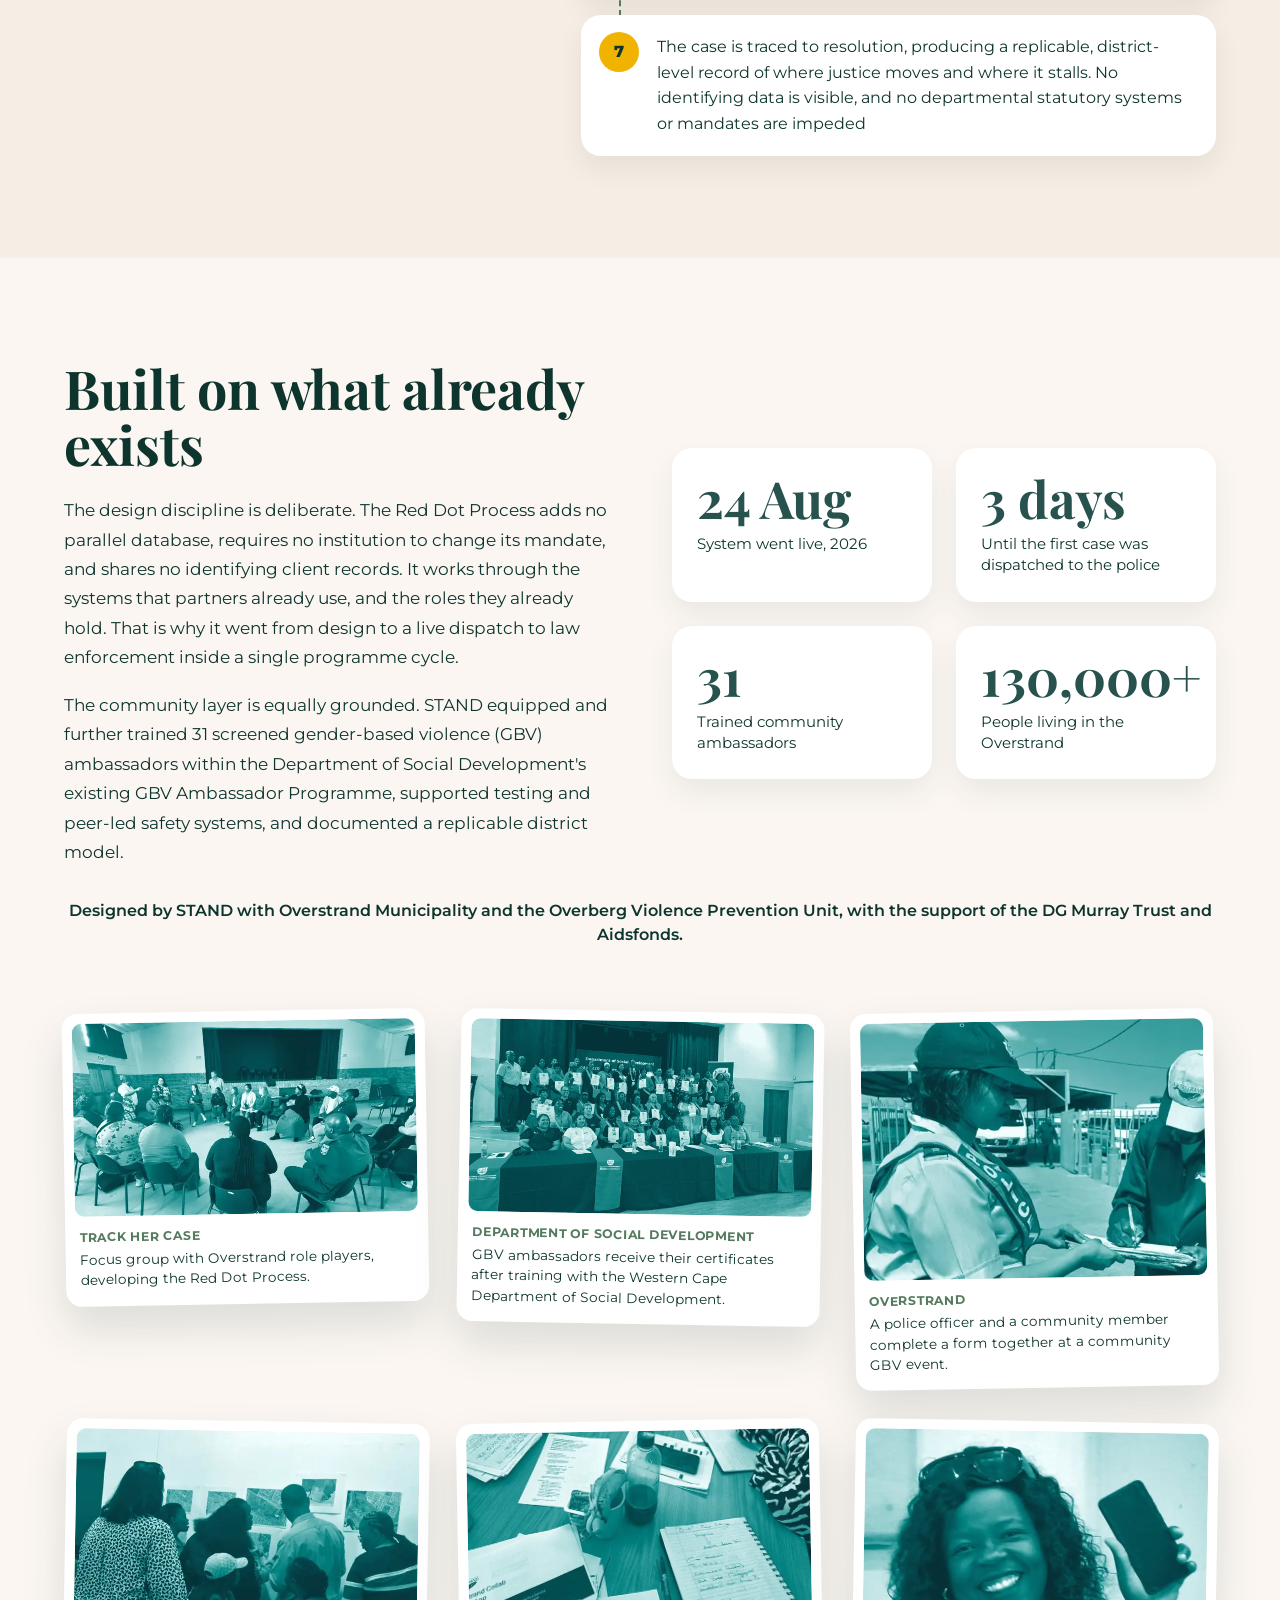
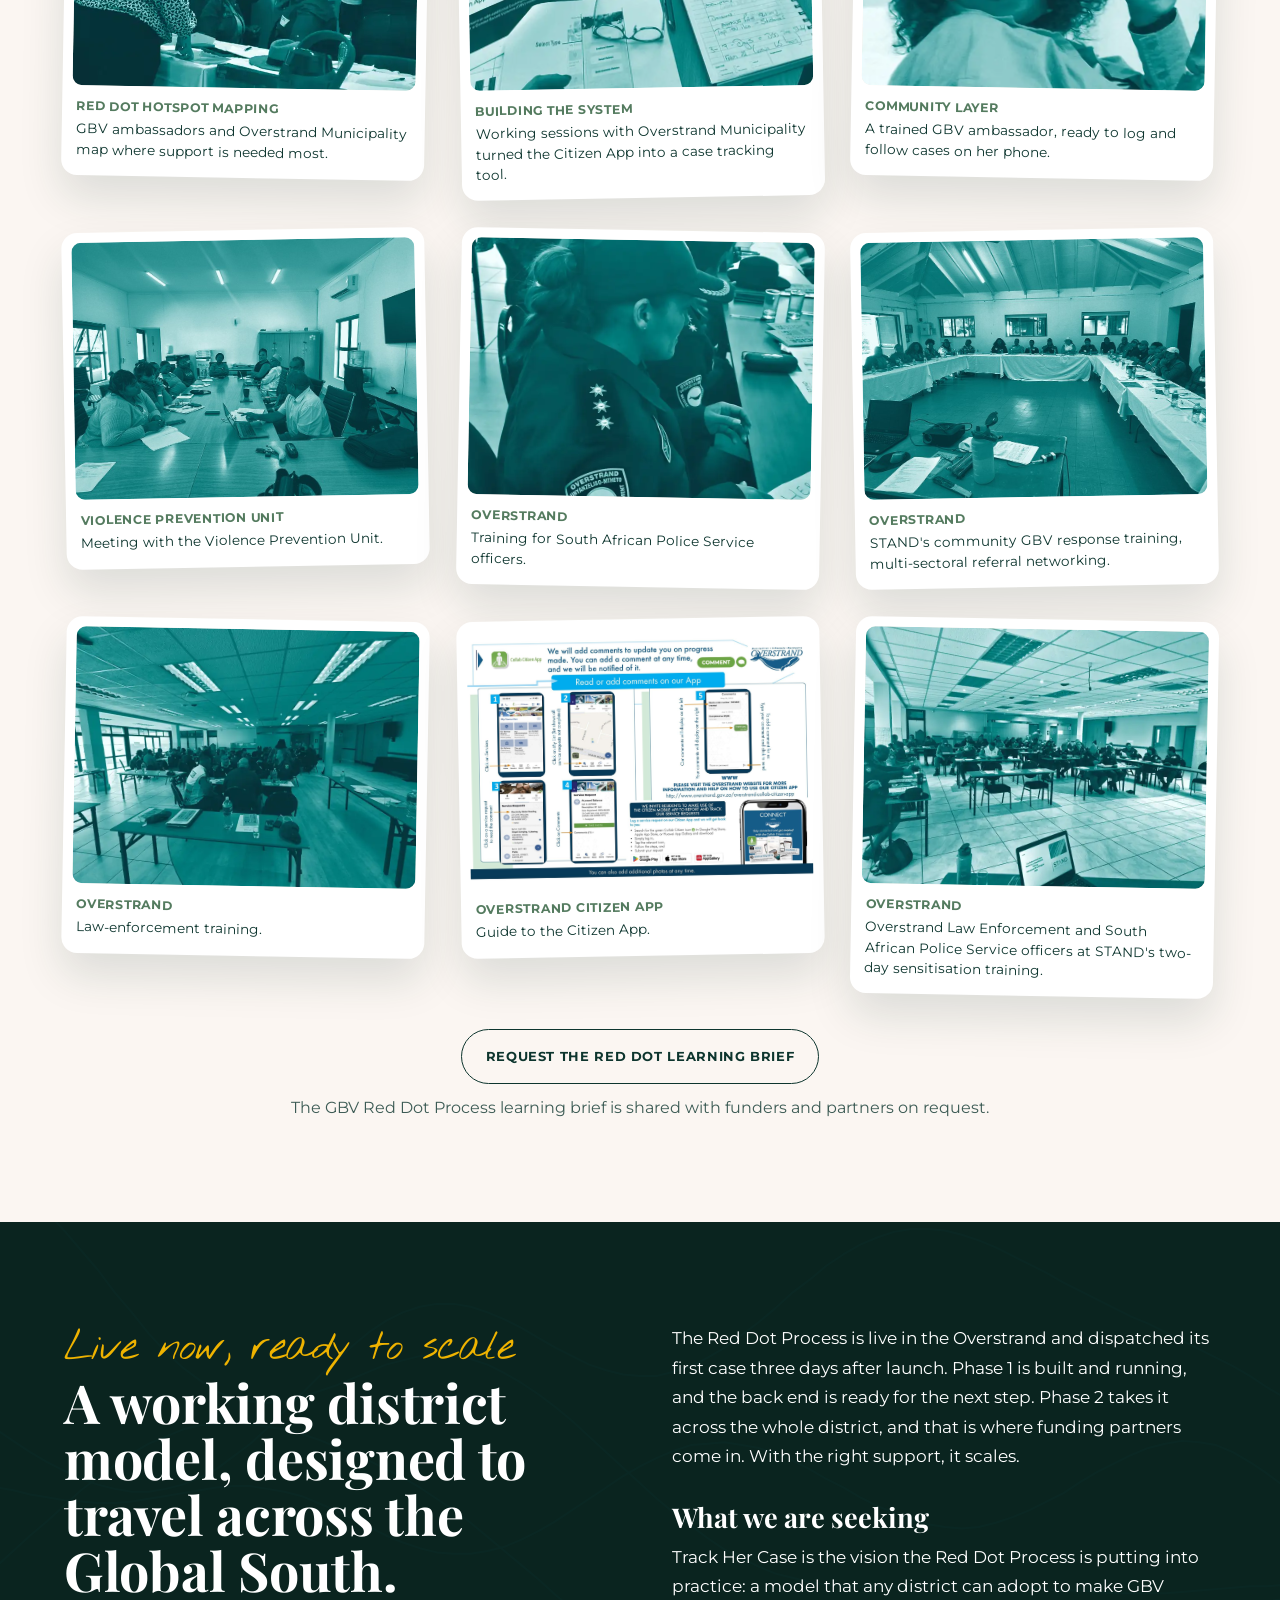
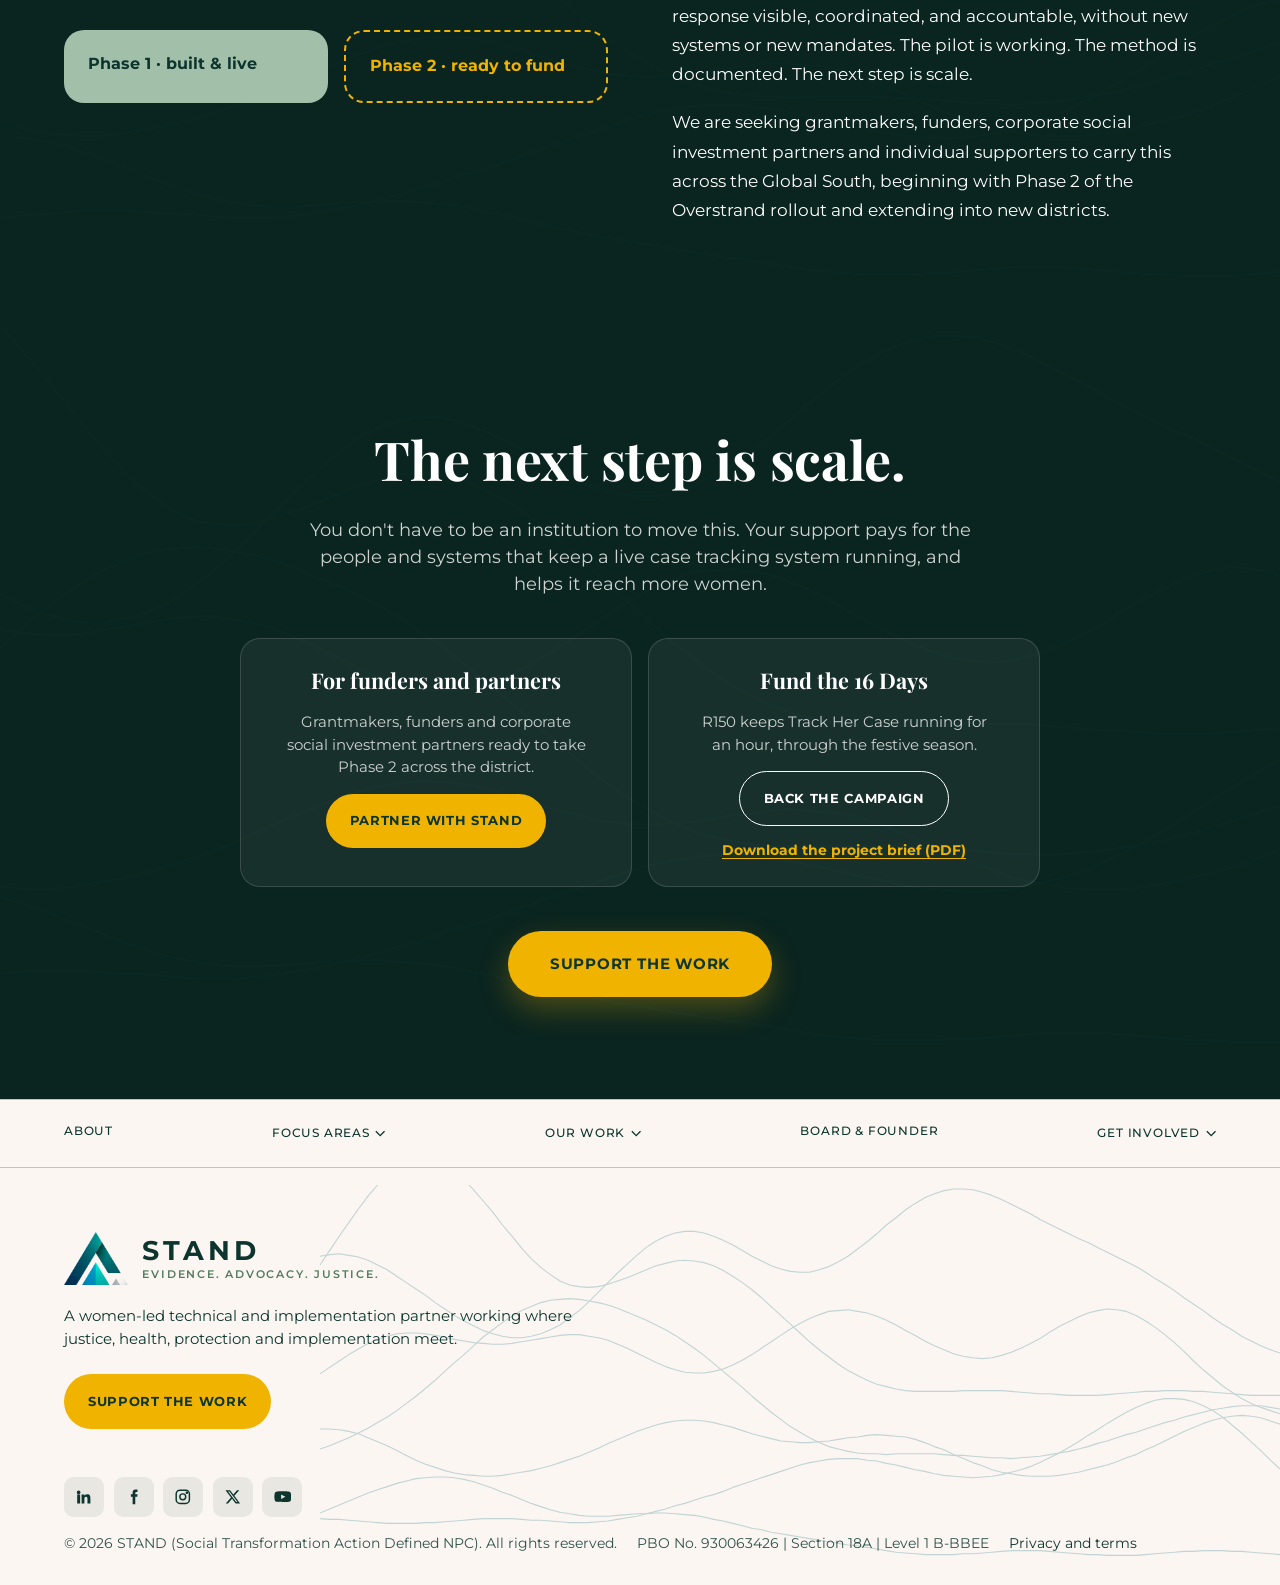
<file: track-her-case.html>
<!doctype html>
<html lang="en" class="no-js">
<head>
  <meta charset="utf-8">
  <meta name="viewport" content="width=device-width, initial-scale=1">
  <title>Track Her Case | STAND</title>
  <meta name="description" content="STAND&#x27;s flagship programme follows a GBV case across every institution that touches it. Its live pilot, the Red Dot Process, is working in the Overstrand.">
  <meta property="og:title" content="Track Her Case | STAND">
  <meta property="og:description" content="STAND&#x27;s flagship programme follows a GBV case across every institution that touches it. Its live pilot, the Red Dot Process, is working in the Overstrand.">
  <meta property="og:type" content="website">
  <meta property="og:url" content="https://standaction.co.za/track-her-case.html">
  <meta property="og:image" content="https://standaction.co.za/assets/social/stand-share.jpg">
  <meta property="og:image:width" content="1200">
  <meta property="og:image:height" content="630">
  <meta property="og:site_name" content="STAND">
  <meta name="twitter:card" content="summary_large_image">
  <meta name="twitter:site" content="@STANDactionZA">
  <meta name="theme-color" content="#0a241f">
  <link rel="icon" href="assets/stand/favicon.png" type="image/png">
  <link rel="apple-touch-icon" href="assets/stand/webclip.png">
  <link rel="preload" href="assets/fonts/playfair-display-latin-wght-normal.woff2" as="font" type="font/woff2" crossorigin>
  <link rel="stylesheet" href="css/styles.css">
  <link rel="stylesheet" href="css/pages.css?v=20261116b">
  <script>document.documentElement.classList.remove('no-js');</script>
</head>
<body class="page">
  <a class="skip-link" href="#main">Skip to content</a>

  <!-- ============ Navigation ============ -->
  <header class="nav" id="nav">
    <div class="nav-inner">
      <a class="nav-logo" href="index.html" aria-label="STAND home">
        <img class="brand-mark" src="assets/stand/stand-mark-colour.png" alt="" width="400" height="330"><span class="brand-text"><span class="brand-wm">STAND</span><span class="brand-strap">Evidence. Advocacy. Justice.</span></span>
      </a>

      <nav class="nav-menu" id="nav-menu" aria-label="Main">
        <a class="nav-link" href="about.html">About</a>

        <div class="nav-item">
          <a class="nav-link" href="work.html#focus-areas">Focus areas</a>
          <button class="nav-toggle" aria-expanded="false" aria-controls="dd-focus" aria-label="Show Focus areas menu">
            <svg class="chev" viewBox="0 0 12 8" fill="none" aria-hidden="true"><path d="M1 1.5l5 5 5-5" stroke="currentColor" stroke-width="1.6"/></svg>
          </button>
          <div class="dropdown" id="dd-focus">
            <a href="work.html#justice">Gender-Responsive Justice <img src="assets/art/icon-guidance.svg" alt="" loading="lazy"></a>
            <a href="work.html#harms">Substance-Related Harms <img src="assets/art/icon-sustainability.svg" alt="" loading="lazy"></a>
            <a href="work.html#systems">Systems Strengthening <img src="assets/art/icon-transformation.svg" alt="" loading="lazy"></a>
            <a href="work.html#alternatives">Alternatives to Incarceration <img src="assets/art/icon-culture.svg" alt="" loading="lazy"></a>
          </div>
        </div>

        <div class="nav-item">
          <a class="nav-link" href="work.html" aria-current="page">Our work</a>
          <button class="nav-toggle" aria-expanded="false" aria-controls="dd-work" aria-label="Show Our work menu">
            <svg class="chev" viewBox="0 0 12 8" fill="none" aria-hidden="true"><path d="M1 1.5l5 5 5-5" stroke="currentColor" stroke-width="1.6"/></svg>
          </button>
          <div class="dropdown" id="dd-work">
            <a href="track-her-case.html">Track Her Case <img src="assets/art/icon-strategy.svg" alt="" loading="lazy"></a>
            <a href="work.html#training">Training and facilitation <img src="assets/art/icon-workshop.svg" alt="" loading="lazy"></a>
            <a href="work.html#convening">Stakeholder convening <img src="assets/art/icon-groups.svg" alt="" loading="lazy"></a>
            <a href="work.html#research">Research and assessment <img src="assets/art/icon-conflict.svg" alt="" loading="lazy"></a>
            <a href="work.html#writing">Policy and technical writing <img src="assets/art/icon-coaching.svg" alt="" loading="lazy"></a>
          </div>
        </div>

        <a class="nav-link" href="board.html">Board &amp; founder</a>

        <div class="nav-item">
          <button class="nav-toggle" aria-expanded="false" aria-controls="dd-involved" style="padding-left:1rem">
            Get involved
            <svg class="chev" viewBox="0 0 12 8" fill="none" aria-hidden="true"><path d="M1 1.5l5 5 5-5" stroke="currentColor" stroke-width="1.6"/></svg>
          </button>
          <div class="dropdown" id="dd-involved">
            <a href="support.html#partner">Partner with us <img src="assets/art/icon-groups.svg" alt="" loading="lazy"></a>
            <a href="support.html#fund">Fund the work <img src="assets/art/icon-book.svg" alt="" loading="lazy"></a>
            <a href="support.html">Support the work <img src="assets/art/icon-fire.svg" alt="" loading="lazy"></a>
            <a href="campaign.html">Track Her Case campaign <img src="assets/art/icon-strategy.svg" alt="" loading="lazy"></a>
            <a href="support.html#collaborate">Collaborate <img src="assets/art/icon-digital.svg" alt="" loading="lazy"></a>
            <a href="founder.html">Meet the founder <img src="assets/art/icon-newsletter.svg" alt="" loading="lazy"></a>
          </div>
        </div>

        <a class="btn-pill mobile-contact" href="index.html#contact">Partner with STAND</a>
      </nav>

      <div class="nav-right">
        <a class="btn-pill nav-cta" href="index.html#contact">Partner with STAND</a>
        <span class="nav-here" aria-hidden="true">Track Her Case</span>
        <button class="burger" id="burger" aria-expanded="false" aria-controls="nav-menu" aria-label="Open menu"><span></span></button>
      </div>
    </div>
  </header>

  <main id="main">

    <section class="page-hero" aria-labelledby="page-title">
      <div class="container">
        <p class="eyebrow">Flagship Programme</p>
        <h1 id="page-title">Track Her Case.</h1>
        <p class="lead">Every case, followed through the system to justice. A survivor's journey through the justice system should never disappear in the handover between the services meant to protect her.</p>
      </div>
      <img class="scene" src="assets/stand/vpu-meeting.jpg" alt="" aria-hidden="true">
    </section>

    <section class="band band--cream" aria-labelledby="gap-title">
      <div class="container">
        <div class="center head">
          <p class="pull reveal" id="gap-title">Gender-based violence systems rarely fail at the policy. They fail where one service hands her over to the next.</p>
        </div>
        <div class="split split--even prose" style="max-width:none">
          <p class="reveal">Across South Africa and the wider region, the mandates, laws and services to respond to gender-based violence (GBV) largely exist. What breaks is the coordination between them. A report opened with law enforcement stalls before it reaches the prosecutor. A survivor referred for health care is lost before social development ever hears of her. Information degrades as it passes between institutions, so that by the time a case reaches court it is often incomplete or illegible, and is struck from the court roll for want of clarity rather than merit. Each part of the system does its job, and the woman still falls through the spaces in between.</p>
          <p class="reveal">Track Her Case is STAND's response: a privacy-conscious way to follow a case across every institution that touches it, from first report through health, social services, policing and the courts, so that no handover becomes a dead end and the information holds together at each step. It makes the breakdowns visible and strengthens accountability across the whole system, while protecting the survivor's privacy and working within each department's existing mandate.</p>
        </div>
      </div>
    </section>

    <section class="band band--teal" aria-labelledby="dot-title">
      <img class="contours" src="assets/art/contours-footer.svg" alt="" aria-hidden="true" loading="lazy">
      <div class="container split split--even">
        <div class="prose">
          <h2 class="title reveal" id="dot-title">The Red Dot Process: live and working in the Overstrand</h2>
          <div class="reveal" style="margin-top:1.5rem">
            <p>The Red Dot Process is the working pilot of Track Her Case, operating now in the Overstrand.</p>
            <p>Designed by STAND in collaboration with Overstrand Municipality and the Overberg Violence Prevention Unit, with the support of the DG Murray Trust and Aidsfonds, the Red Dot Process is a seven-stage, privacy-conscious GBV track-and-trace workflow built onto Overstrand Municipality's existing Citizen App. The GBV reporting function went live on 24 August 2026. The first incident was dispatched to law enforcement (the South African Police Service) on 27 August 2026.</p>
          </div>
        </div>
        <div class="phones">
          <figure class="photo reveal contain"><img src="assets/stand/gbv-home.png" alt="Overstrand Citizen App home screen with the GBV Incident service" loading="lazy"><figcaption>GBV Incident, live on the Citizen App</figcaption></figure>
          <figure class="photo reveal contain"><img src="assets/stand/gbv-service.png" alt="GBV Incident options for medical or police assistance" loading="lazy"><figcaption>One tap to medical or police help</figcaption></figure>
        </div>
      </div>
    </section>

    <section class="band band--cream2" aria-labelledby="how-title">
      <div class="container split">
        <div class="sticky">
          <span class="kicker reveal">How it works</span>
          <h2 class="title reveal" id="how-title">Seven stages, one non-identifying reference number</h2>
          <a class="reveal" href="assets/stand/tracking-process.jpg" style="display:block;margin-top:2rem;text-decoration:none">
            <figure class="photo reveal wide contain"><img src="assets/stand/tracking-process.jpg" alt="How Track Her Case follows every case: seven official stages from report to outcome, with the tracking layer recording each handover" loading="lazy"><figcaption>Tap and zoom to read each stage</figcaption></figure>
          </a>
        </div>
        <ol class="stages">
          <li class="reveal">A report is logged through the municipality's existing Citizen App, with no new system for anyone to learn</li>
          <li class="reveal">The case is assigned a non-identifying reference number, so it can be tracked without sharing client records or names</li>
          <li class="reveal">Statutory partners were convened through the Western Cape Violence Prevention Unit to map legal mandates, response timelines, and handovers</li>
          <li class="reveal">Handovers are defined across law enforcement and its specialised Family Violence, Child Protection and Sexual Offences (FCS) units, the Department of Justice, the National Prosecuting Authority, the Department of Health, Hermanus Hospital, the Department of Social Development, child protection non-profit organisations and municipal structures</li>
          <li class="reveal">The Violence Prevention Unit signed off the workflow; Health confirmed its stage in the pathway</li>
          <li class="reveal">A trained community layer, embedded in the Department of Social Development's existing GBV Ambassador Programme, supports survivors and peer-led safety systems</li>
          <li class="reveal">The case is traced to resolution, producing a replicable, district-level record of where justice moves and where it stalls. No identifying data is visible, and no departmental statutory systems or mandates are impeded</li>
        </ol>
      </div>
    </section>

    <section class="band band--cream" aria-labelledby="built-title">
      <div class="container">
        <div class="split split--even">
          <div class="prose">
            <h2 class="title reveal" id="built-title">Built on what already exists</h2>
            <div class="reveal" style="margin-top:1.5rem">
              <p>The design discipline is deliberate. The Red Dot Process adds no parallel database, requires no institution to change its mandate, and shares no identifying client records. It works through the systems that partners already use, and the roles they already hold. That is why it went from design to a live dispatch to law enforcement inside a single programme cycle.</p>
              <p>The community layer is equally grounded. STAND equipped and further trained 31 screened gender-based violence (GBV) ambassadors within the Department of Social Development's existing GBV Ambassador Programme, supported testing and peer-led safety systems, and documented a replicable district model.</p>
            </div>
          </div>
          <div class="stats reveal" style="align-self:center">
            <div class="stat"><b>24 Aug</b><span>System went live, 2026</span></div>
            <div class="stat"><b>3 days</b><span>Until the first case was dispatched to the police</span></div>
            <div class="stat"><b>31</b><span>Trained community ambassadors</span></div>
            <div class="stat"><b>130,000+</b><span>People living in the Overstrand</span></div>
          </div>
        </div>
        <p class="center reveal" style="margin-top:2rem;font-weight:600">Designed by STAND with Overstrand Municipality and the Overberg Violence Prevention Unit, with the support of the DG Murray Trust and Aidsfonds.</p>
        <div class="photos" style="margin-top:clamp(2.5rem,5vw,4rem)">
          <figure class="photo reveal wide"><img src="assets/stand/redot-focus-group.jpg" alt="Overstrand role players in a focus group circle" loading="lazy" style="object-position:50% 50%"><figcaption><b>Track Her Case</b>Focus group with Overstrand role players, developing the Red Dot Process.</figcaption></figure>
          <figure class="photo reveal wide"><img src="assets/stand/ambassadors-certificates.jpg" alt="GBV ambassadors with their certificates" loading="lazy" style="object-position:50% 50%"><figcaption><b>Department of Social Development</b>GBV ambassadors receive their certificates after training with the Western Cape Department of Social Development.</figcaption></figure>
          <figure class="photo reveal "><img src="assets/stand/overstrand-gbv-2025.jpg" alt="A police officer and a community member complete a form together at a GBV event in the Overstrand" loading="lazy" style="object-position:50% 40%"><figcaption><b>Overstrand</b>A police officer and a community member complete a form together at a community GBV event.</figcaption></figure>
          <figure class="photo reveal "><img src="assets/stand/redot-mapping.jpg" alt="GBV ambassadors and Overstrand Municipality marking hotspots on maps" loading="lazy" style="object-position:50% 40%"><figcaption><b>Red Dot hotspot mapping</b>GBV ambassadors and Overstrand Municipality map where support is needed most.</figcaption></figure>
          <figure class="photo reveal "><img src="assets/stand/citizen-app-design.jpg" alt="Working papers for the Overstrand Collab Citizen App GBV service" loading="lazy" style="object-position:50% 50%"><figcaption><b>Building the system</b>Working sessions with Overstrand Municipality turned the Citizen App into a case tracking tool.</figcaption></figure>
          <figure class="photo reveal "><img src="assets/stand/ambassador-phone.jpg" alt="A smiling GBV ambassador holding up her phone" loading="lazy" style="object-position:50% 35%"><figcaption><b>Community layer</b>A trained GBV ambassador, ready to log and follow cases on her phone.</figcaption></figure>
          <figure class="photo reveal "><img src="assets/stand/vpu-meeting.jpg" alt="Partners around the table at a Violence Prevention Unit meeting" loading="lazy"><figcaption><b>Violence Prevention Unit</b>Meeting with the Violence Prevention Unit.</figcaption></figure>
          <figure class="photo reveal "><img src="assets/stand/le-overstrand-2025.jpg" alt="Officer during South African Police Service training in the Overstrand" loading="lazy" style="object-position:50% 40%"><figcaption><b>Overstrand</b>Training for South African Police Service officers.</figcaption></figure>
          <figure class="photo reveal "><img src="assets/stand/ambassador-training.jpg" alt="GBV ambassadors at a training session" loading="lazy"><figcaption><b>Overstrand</b>STAND's community GBV response training, multi-sectoral referral networking.</figcaption></figure>
          <figure class="photo reveal "><img src="assets/stand/le-training-hall.jpg" alt="Law-enforcement officers at a STAND training session" loading="lazy" style="object-position:50% 50%"><figcaption><b>Overstrand</b>Law-enforcement training.</figcaption></figure>
          <figure class="photo reveal contain"><img src="assets/stand/citizen-app-guide.jpg" alt="Guide to reporting and following progress on the Overstrand Citizen App" loading="lazy"><figcaption><b>Overstrand Citizen App</b>Guide to the Citizen App.</figcaption></figure>
          <figure class="photo reveal "><img src="assets/stand/le-training-stand.jpg" alt="Overstrand Law Enforcement and police officers at STAND&#x27;s two-day training" loading="lazy" style="object-position:50% 55%"><figcaption><b>Overstrand</b>Overstrand Law Enforcement and South African Police Service officers at STAND's two-day sensitisation training.</figcaption></figure>
        </div>
        <div class="actions center reveal" style="justify-content:center"><a class="btn-ghost" href="mailto:info@standaction.co.za?subject=Request%3A%20Red%20Dot%20Process%20learning%20brief">Request the Red Dot learning brief</a></div>
        <p class="center small reveal" style="margin-top:.75rem;opacity:.8">The GBV Red Dot Process learning brief is shared with funders and partners on request.</p>
      </div>
    </section>

    <section class="band band--dark" aria-labelledby="scale-title">
      <img class="contours" src="assets/art/contours-footer.svg" alt="" aria-hidden="true" loading="lazy">
      <div class="container split split--even">
        <div>
          <p class="eyebrow reveal" style="text-align:left">Live now, ready to scale</p>
          <h2 class="title reveal" id="scale-title">A working district model, designed to travel across the Global South.</h2>
          <div class="phases reveal">
            <div class="phase phase--done">Phase 1 · built &amp; live</div>
            <div class="phase phase--next">Phase 2 · ready to fund</div>
          </div>
        </div>
        <div class="prose reveal">
          <p>The Red Dot Process is live in the Overstrand and dispatched its first case three days after launch. Phase 1 is built and running, and the back end is ready for the next step. Phase 2 takes it across the whole district, and that is where funding partners come in. With the right support, it scales.</p>
          <h3>What we are seeking</h3>
          <p>Track Her Case is the vision the Red Dot Process is putting into practice: a model that any district can adopt to make GBV response visible, coordinated, and accountable, without new systems or new mandates. The pilot is working. The method is documented. The next step is scale.</p>
          <p>We are seeking grantmakers, funders, corporate social investment partners and individual supporters to carry this across the Global South, beginning with Phase 2 of the Overstrand rollout and extending into new districts.</p>
        </div>
      </div>
    </section>

    <section class="band band--dark page-cta" aria-labelledby="cta-title">
      <img class="contours" src="assets/art/contours-footer.svg" alt="" aria-hidden="true" loading="lazy">
      <div class="container">
        <h2 class="title reveal" id="cta-title">The next step is scale.</h2>
        <p class="lead reveal">You don't have to be an institution to move this. Your support pays for the people and systems that keep a live case tracking system running, and helps it reach more women.</p>
        <div class="cta-paths reveal">
          <div class="cta-path">
            <h3>For funders and partners</h3>
            <p>Grantmakers, funders and corporate social investment partners ready to take Phase 2 across the district.</p>
            <a class="btn-pill" href="index.html#contact">Partner with STAND</a>
          </div>
          <div class="cta-path">
            <h3>Fund the 16 Days</h3>
            <p>R150 keeps Track Her Case running for an hour, through the festive season.</p>
            <a class="btn-ghost" href="campaign.html">Back the campaign</a>
            <a class="cta-brief" href="assets/docs/STAND_Track_Her_Case_Project_Brief.pdf">Download the project brief (PDF)</a>
          </div>
        </div>
        <a class="btn-pill btn-pill--lg reveal" href="support.html#ways">Support the work</a>
        
      </div>
    </section>
  </main>

  <!-- ============ Footer ============ -->
  <footer class="footer">
    <nav class="footer-nav" aria-label="Footer">
      <ul>
        <li><a href="about.html">About</a></li>
        <li>
          <details>
            <summary>Focus areas <svg class="chev" viewBox="0 0 12 8" fill="none" aria-hidden="true"><path d="M1 1.5l5 5 5-5" stroke="currentColor" stroke-width="1.6"/></svg></summary>
            <ul>
              <li><a href="work.html#justice">Gender-Responsive Justice</a></li>
              <li><a href="work.html#harms">Substance-Related Harms</a></li>
              <li><a href="work.html#systems">Systems Strengthening</a></li>
              <li><a href="work.html#alternatives">Alternatives to Incarceration</a></li>
            </ul>
          </details>
        </li>
        <li>
          <details>
            <summary>Our work <svg class="chev" viewBox="0 0 12 8" fill="none" aria-hidden="true"><path d="M1 1.5l5 5 5-5" stroke="currentColor" stroke-width="1.6"/></svg></summary>
            <ul>
              <li><a href="track-her-case.html">Track Her Case</a></li>
              <li><a href="work.html#training">Training and facilitation</a></li>
              <li><a href="work.html#convening">Stakeholder convening</a></li>
              <li><a href="work.html#research">Research and assessment</a></li>
              <li><a href="work.html#writing">Policy and technical writing</a></li>
            </ul>
          </details>
        </li>
        <li><a href="board.html">Board &amp; founder</a></li>
        <li>
          <details>
            <summary>Get involved <svg class="chev" viewBox="0 0 12 8" fill="none" aria-hidden="true"><path d="M1 1.5l5 5 5-5" stroke="currentColor" stroke-width="1.6"/></svg></summary>
            <ul>
              <li><a href="support.html#partner">Partner with us</a></li>
              <li><a href="support.html#fund">Fund the work</a></li>
              <li><a href="support.html">Support the work</a></li>
              <li><a href="support.html#collaborate">Collaborate</a></li>
              <li><a href="founder.html">Meet the founder</a></li>
            </ul>
          </details>
        </li>
      </ul>
    </nav>

    <div class="footer-main">
      <a class="logo brand" href="index.html" aria-label="STAND home"><img class="brand-mark" src="assets/stand/stand-mark.png" alt="" width="389" height="320" loading="lazy"><span class="brand-text"><span class="brand-wm">STAND</span><span class="brand-strap">Evidence. Advocacy. Justice.</span></span></a>
      <p class="tagline">A women-led technical and implementation partner working where justice, health, protection and implementation meet.</p>
      <a class="btn-pill footer-support" href="support.html#ways">Support the work</a>
      <div class="footer-bottom">
        <div class="socials">
          <a href="https://linkedin.com/company/standactionza" target="_blank" rel="noopener" aria-label="STAND on LinkedIn">
            <svg viewBox="0 0 24 24" fill="currentColor" aria-hidden="true"><path d="M4.98 3.5a2.5 2.5 0 11-.01 5 2.5 2.5 0 01.01-5zM3 9h4v12H3zM9 9h3.8v1.7h.05c.53-1 1.83-2.05 3.77-2.05C20.6 8.65 21 11.2 21 14.5V21h-4v-5.8c0-1.4-.03-3.2-1.95-3.2-1.95 0-2.25 1.52-2.25 3.1V21H9z"/></svg>
          </a>
          <a href="https://www.facebook.com/standaction" target="_blank" rel="noopener" aria-label="STAND on Facebook">
            <svg viewBox="0 0 24 24" fill="currentColor" aria-hidden="true"><path d="M14 8.5V6.8c0-.8.5-1.3 1.4-1.3H17V2.2C16.3 2.1 15.3 2 14.3 2 11.9 2 10.4 3.5 10.4 6.2v2.3H8v3.6h2.4V22H14v-9.9h2.7l.4-3.6z"/></svg>
          </a>
          <a href="https://instagram.com/standactionza" target="_blank" rel="noopener" aria-label="STAND on Instagram">
            <svg viewBox="0 0 24 24" fill="none" stroke="currentColor" stroke-width="2" aria-hidden="true"><rect x="3" y="3" width="18" height="18" rx="5"/><circle cx="12" cy="12" r="4"/><circle cx="17.5" cy="6.5" r="0.8" fill="currentColor"/></svg>
          </a>
          <a href="https://x.com/STANDactionZA" target="_blank" rel="noopener" aria-label="STAND on X">
            <svg viewBox="0 0 24 24" fill="currentColor" aria-hidden="true"><path d="M17.75 3h3.07l-6.7 7.66L22 21h-6.17l-4.83-6.32L5.47 21H2.4l7.17-8.2L2 3h6.33l4.37 5.77zm-1.08 16.18h1.7L7.4 4.73H5.58z"/></svg>
          </a>
          <a href="https://www.youtube.com/channel/UCFACtVAfBVPBFqlOImxfY6A" target="_blank" rel="noopener" aria-label="STAND on YouTube">
            <svg viewBox="0 0 24 24" fill="currentColor" aria-hidden="true"><path d="M23 7.2a3 3 0 00-2.1-2.1C19 4.6 12 4.6 12 4.6s-7 0-8.9.5A3 3 0 001 7.2 31 31 0 00.5 12 31 31 0 001 16.8a3 3 0 002.1 2.1c1.9.5 8.9.5 8.9.5s7 0 8.9-.5a3 3 0 002.1-2.1 31 31 0 00.5-4.8 31 31 0 00-.5-4.8zM9.75 15.02V8.98L15.5 12z"/></svg>
          </a>
        </div>
        <div class="legal">
          <span>&copy; 2026 STAND (Social Transformation Action Defined NPC). All rights reserved.</span>
          <span>PBO No. 930063426 | Section 18A | Level 1 B-BBEE</span>
          <a href="privacy.html">Privacy and terms</a>
        </div>
      </div>
    </div>
    <img class="footer-art" src="assets/art/contours-footer.svg" alt="" aria-hidden="true" loading="lazy">
  </footer>

  <a class="to-top" id="to-top" href="#main" aria-label="Back to top">
    <svg width="16" height="16" viewBox="0 0 16 16" fill="none" aria-hidden="true"><path d="M2 10l6-6 6 6" stroke="currentColor" stroke-width="2"/></svg>
  </a>

  <script src="js/main.js?v=20261116b" defer></script>
</body>
</html>
</file>
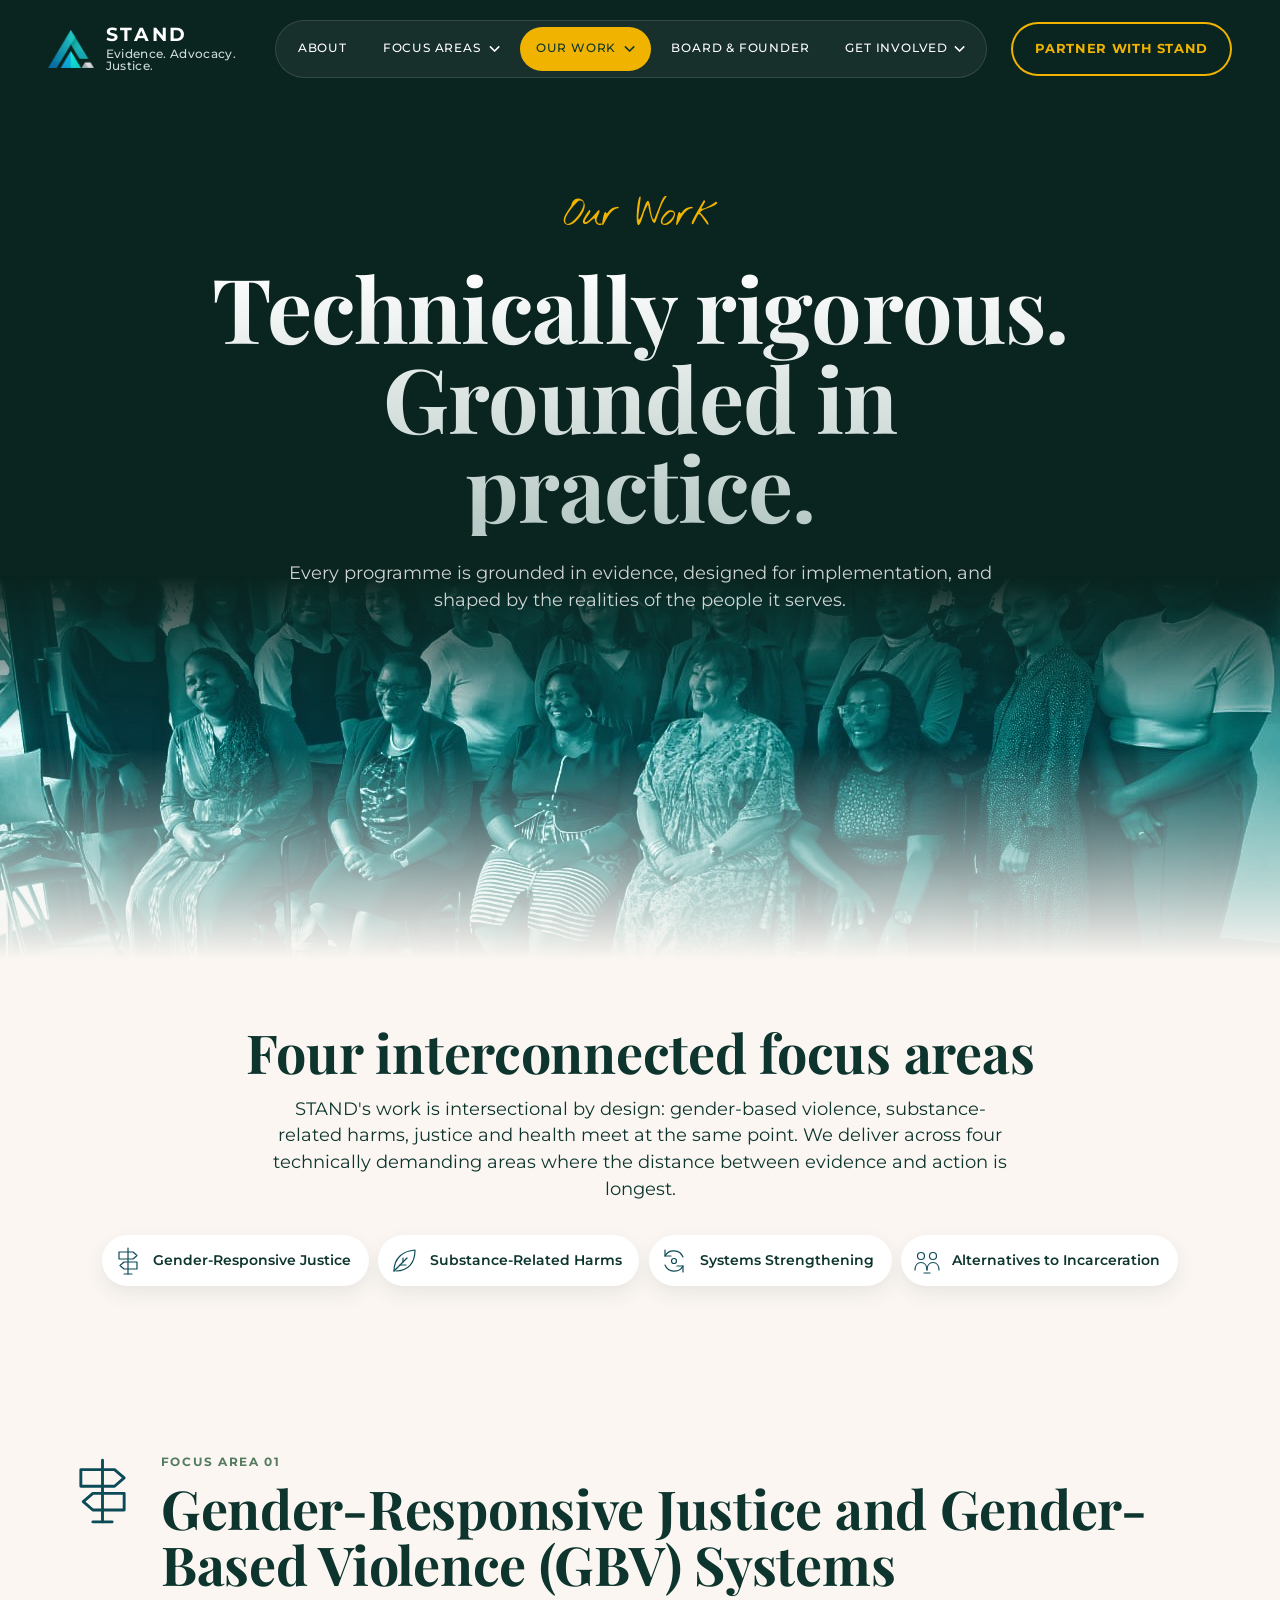
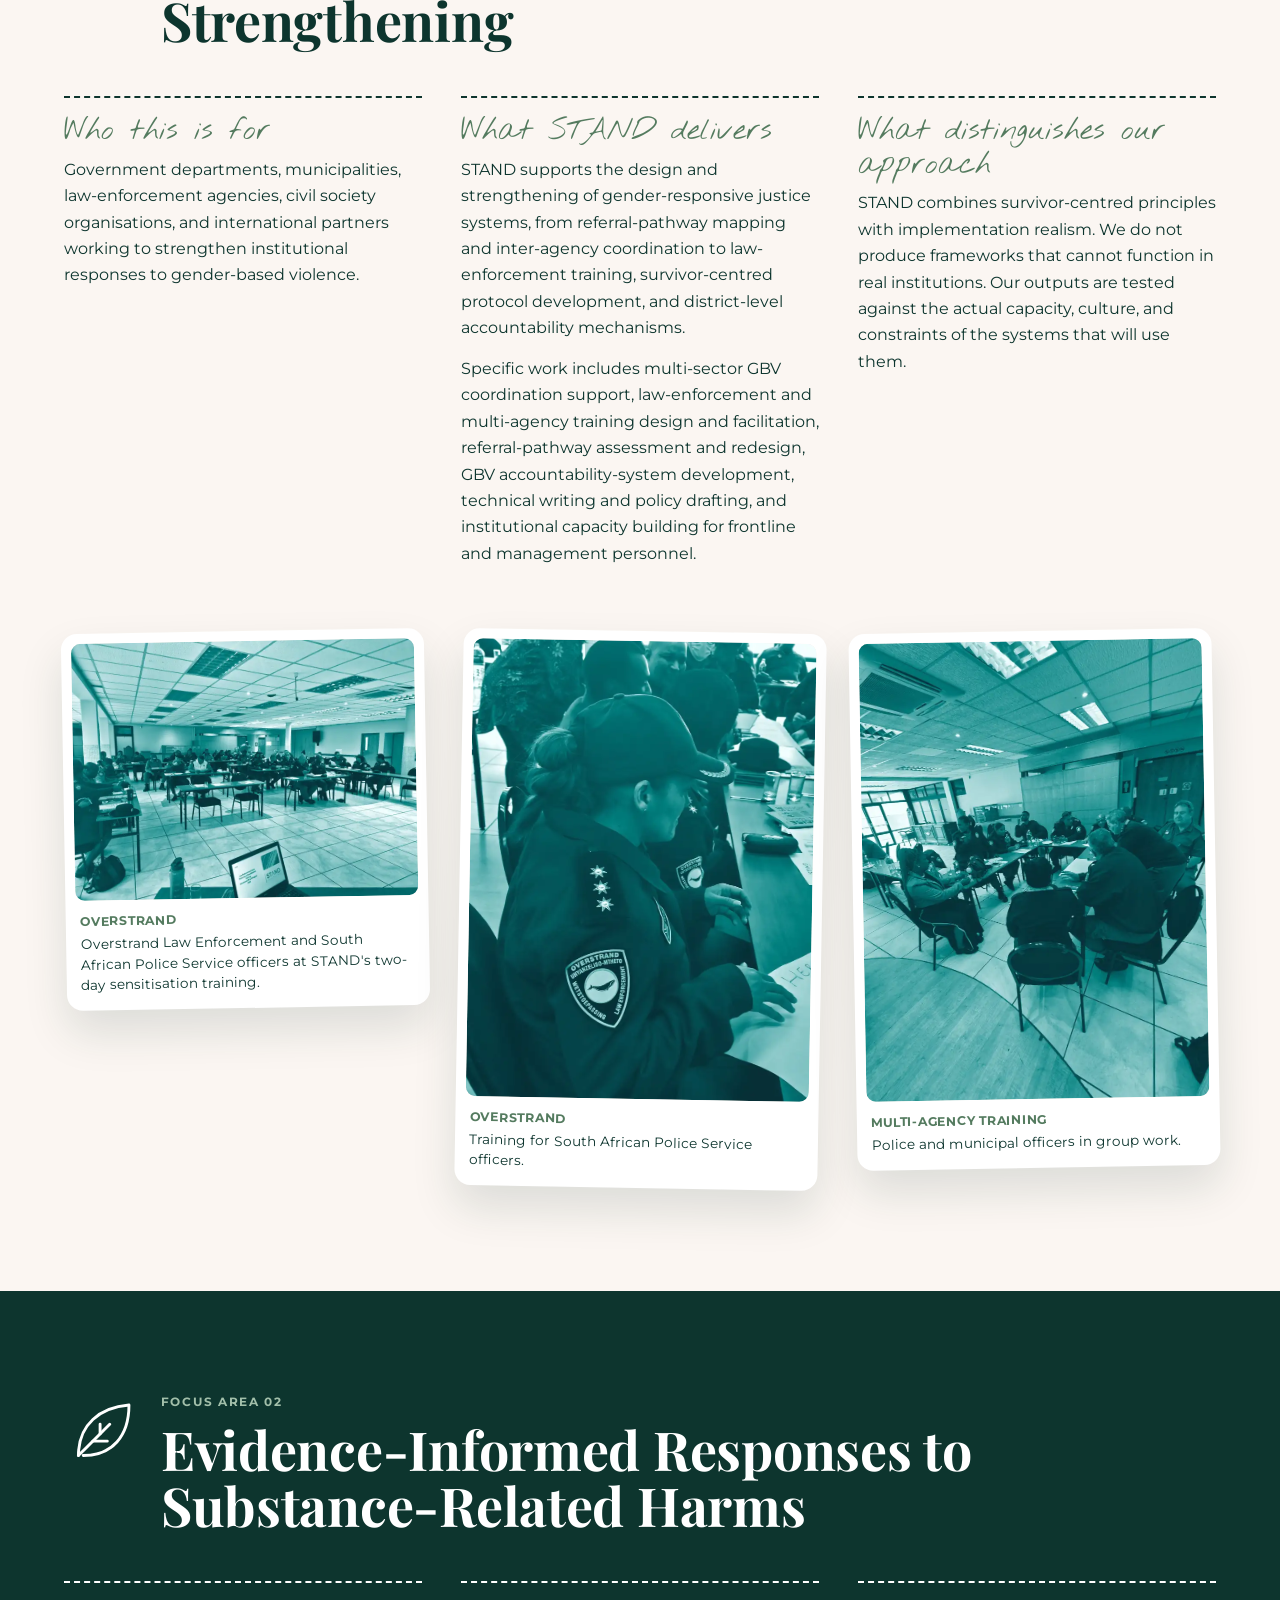
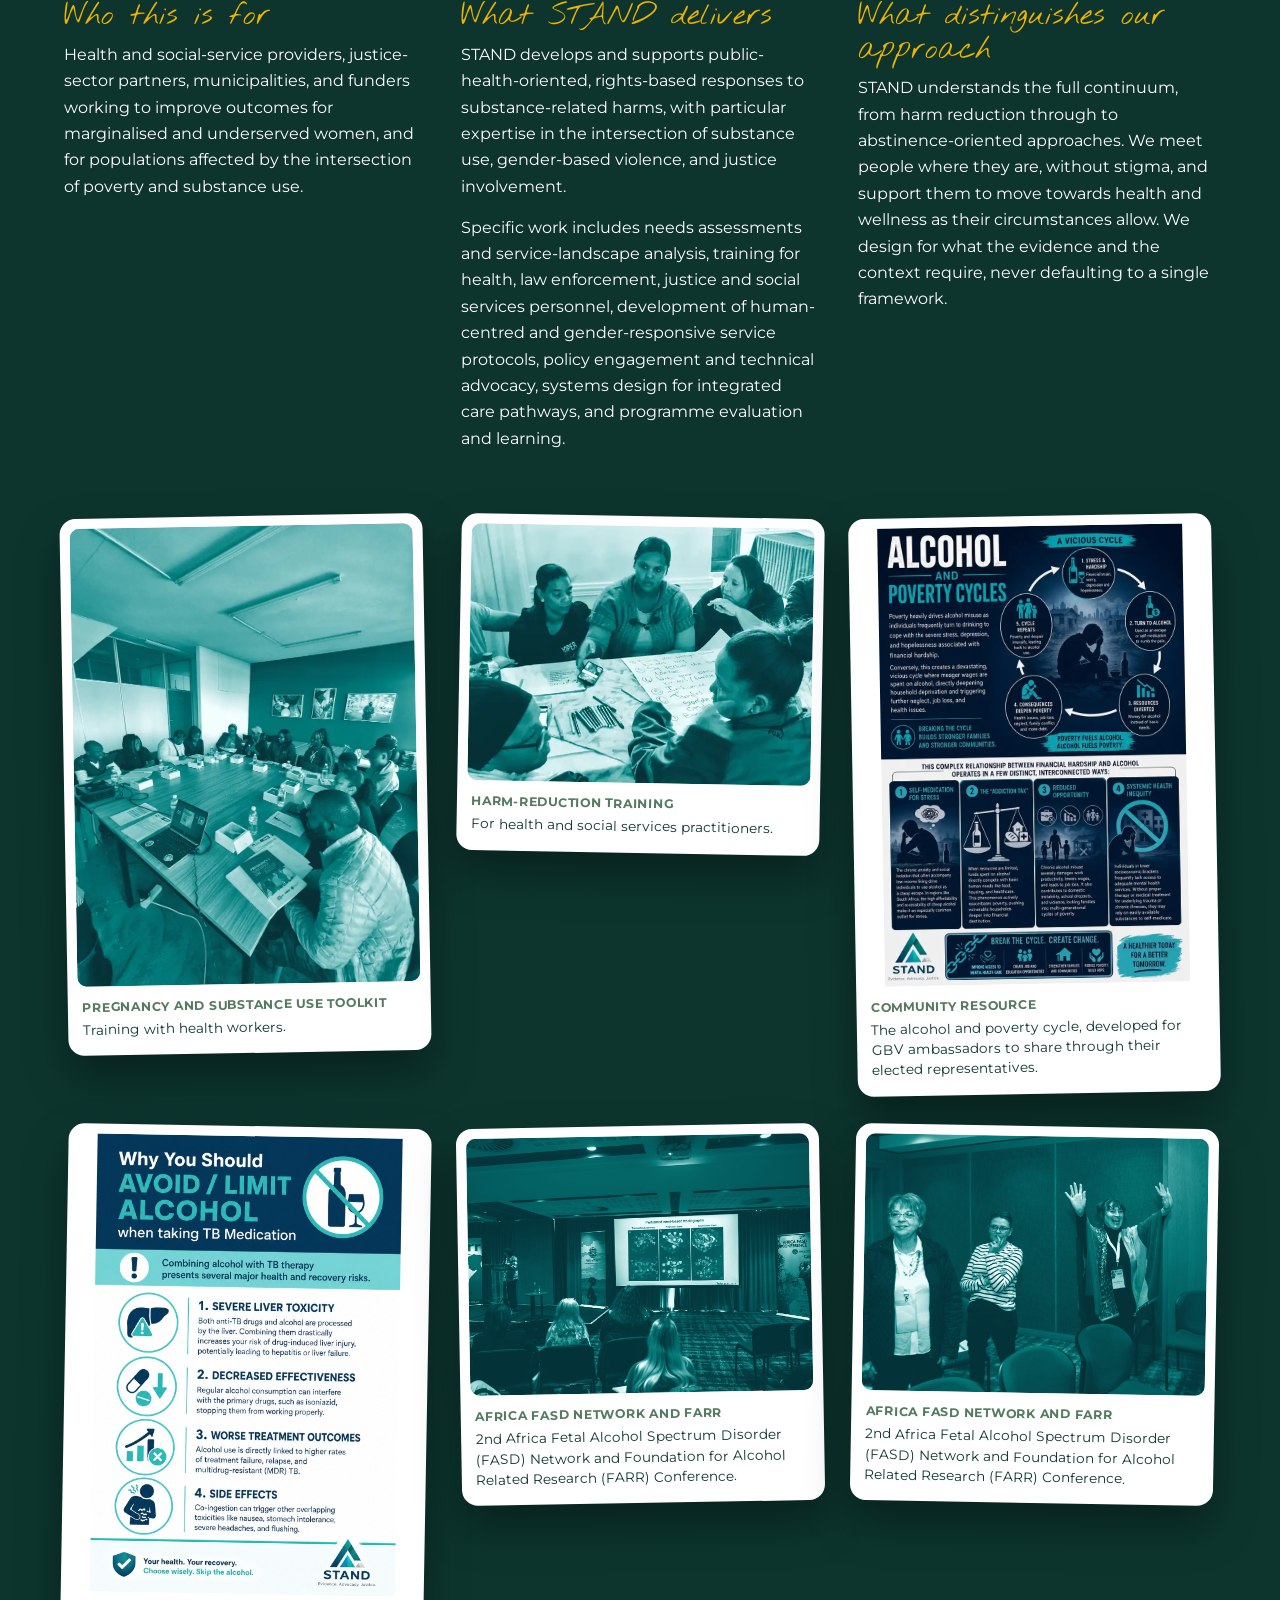
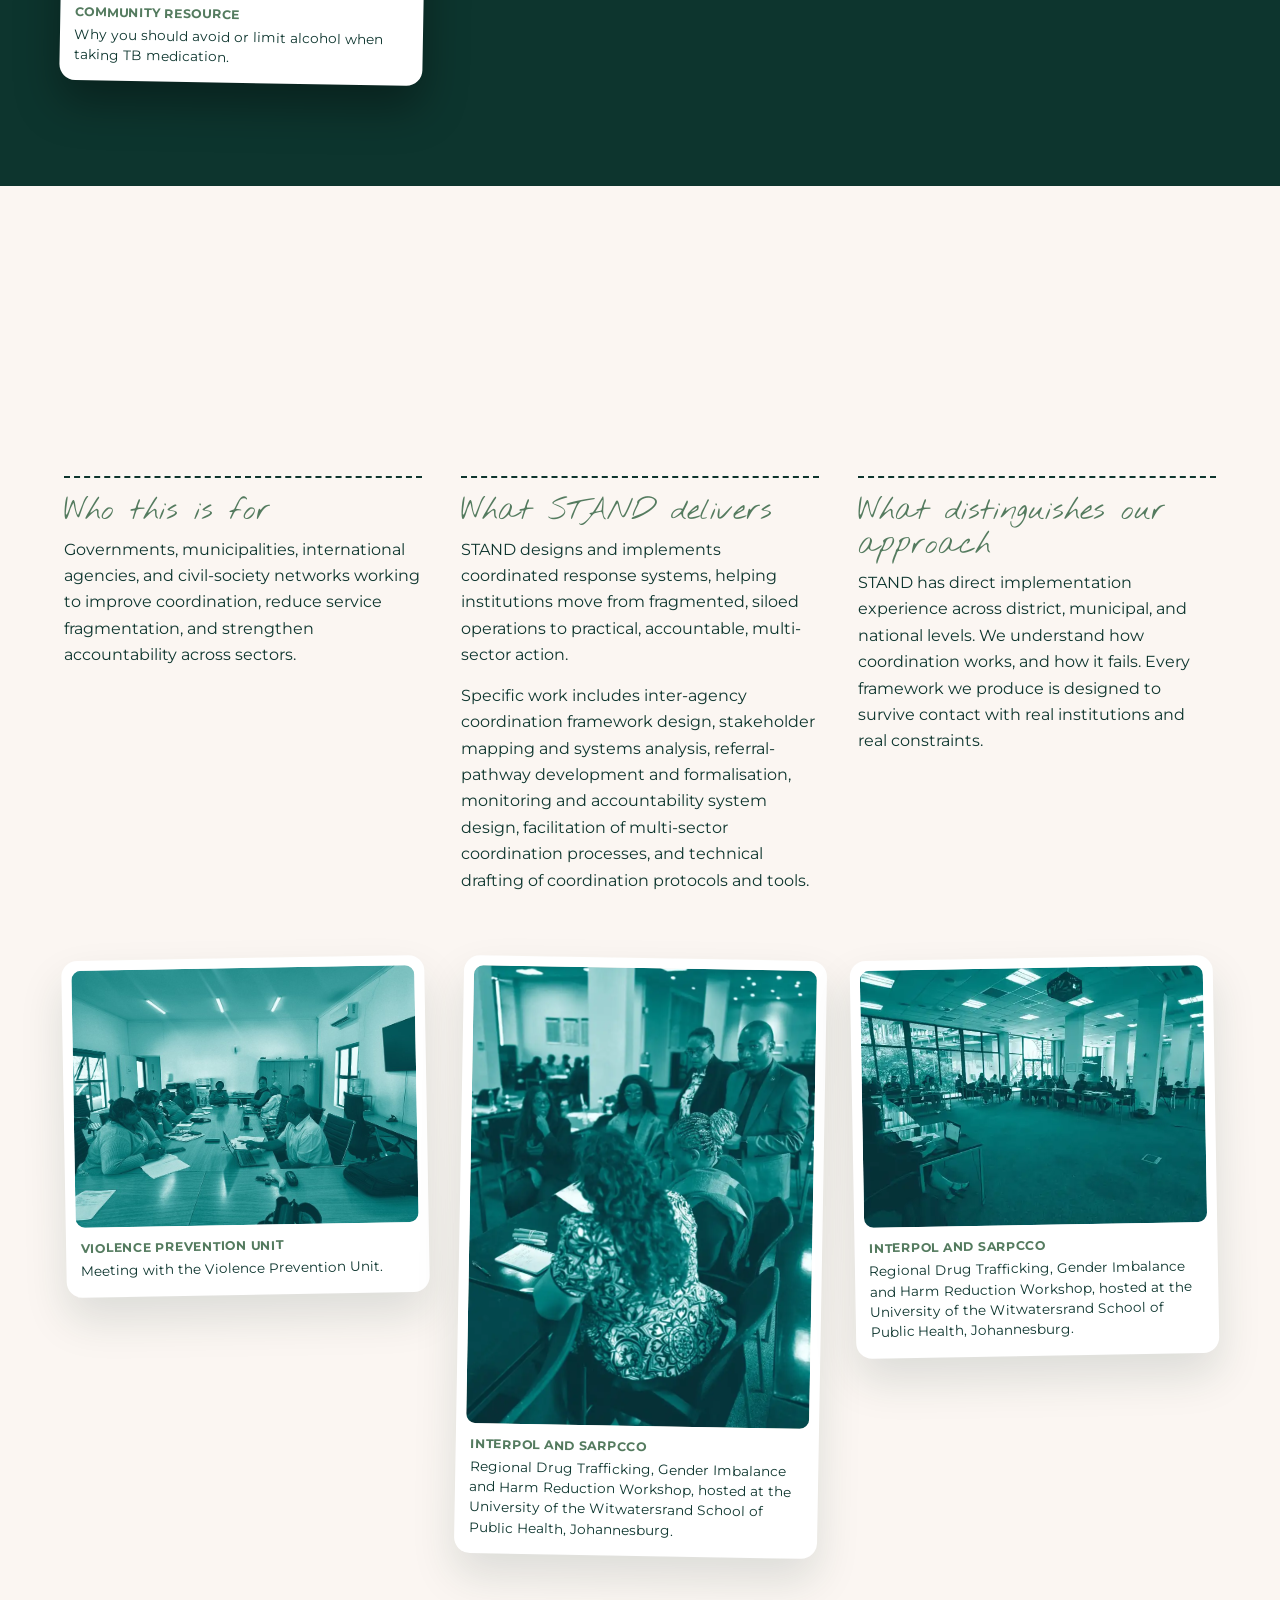
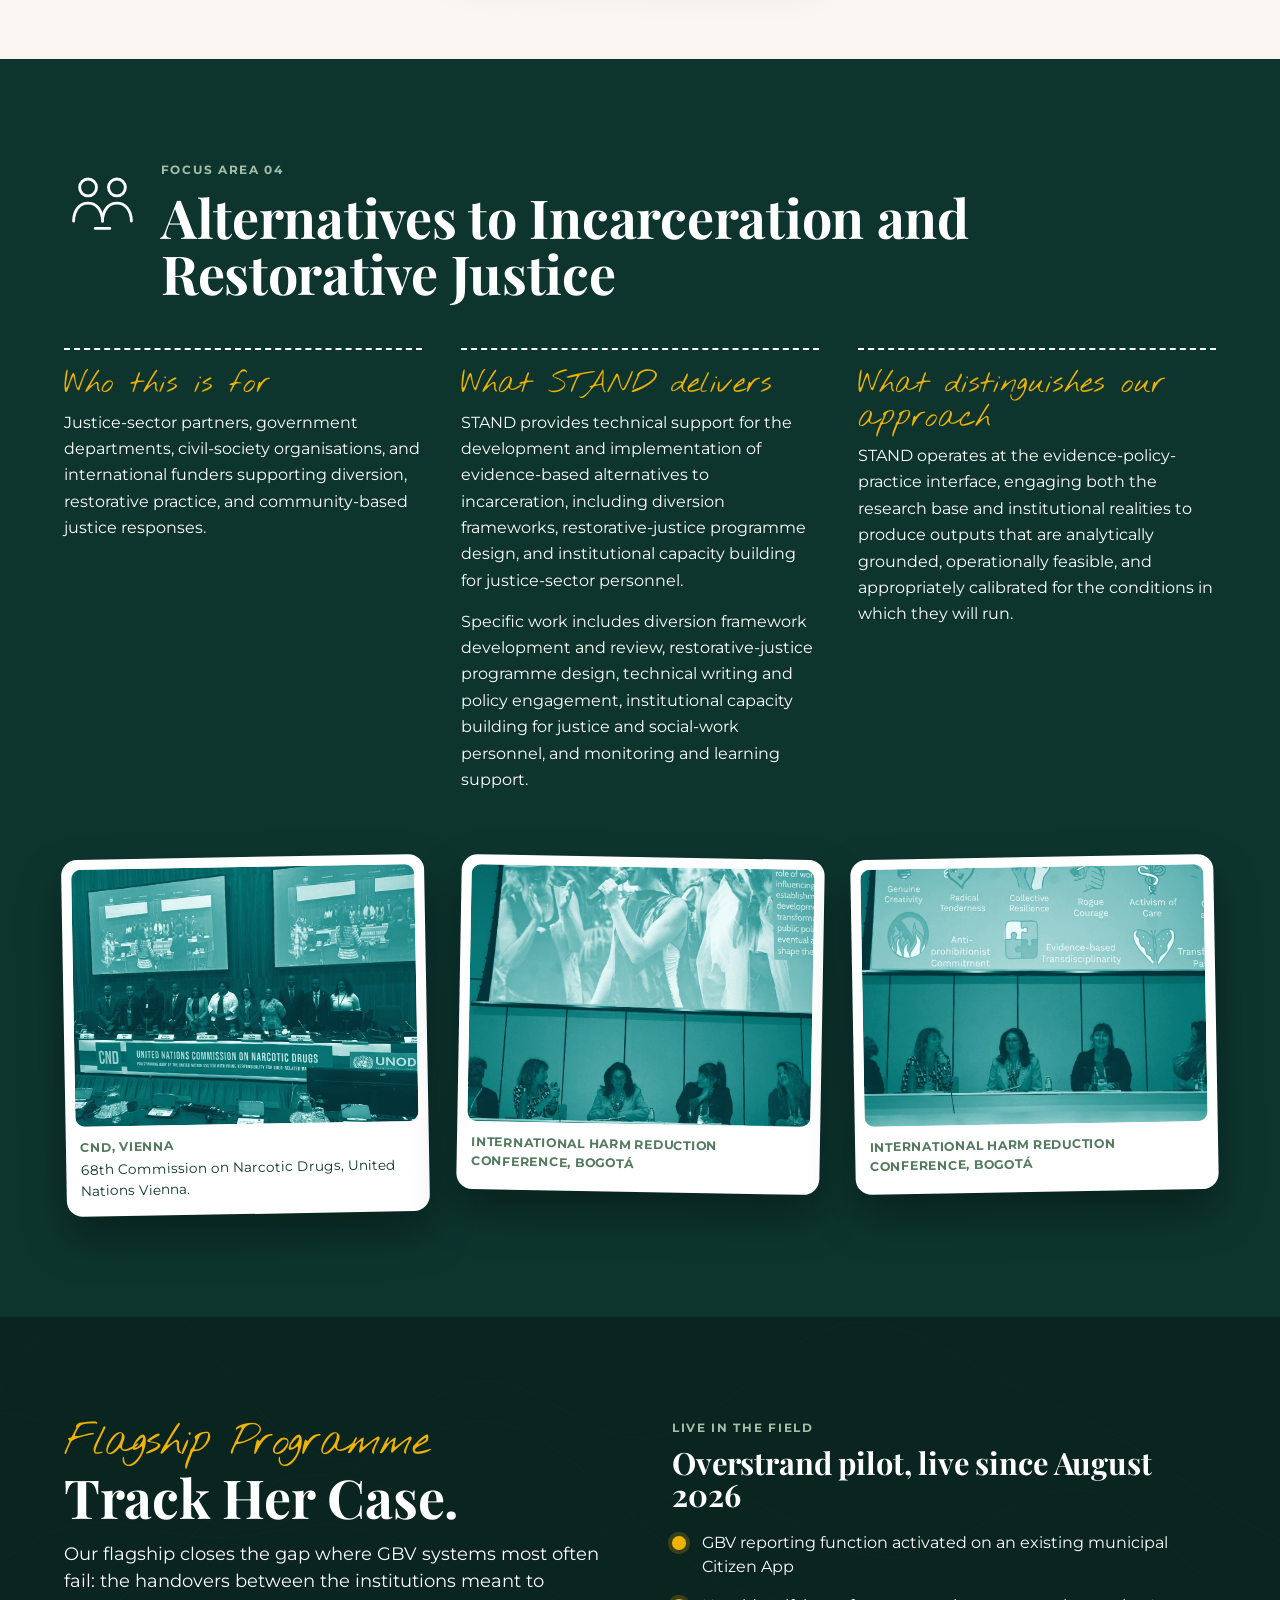
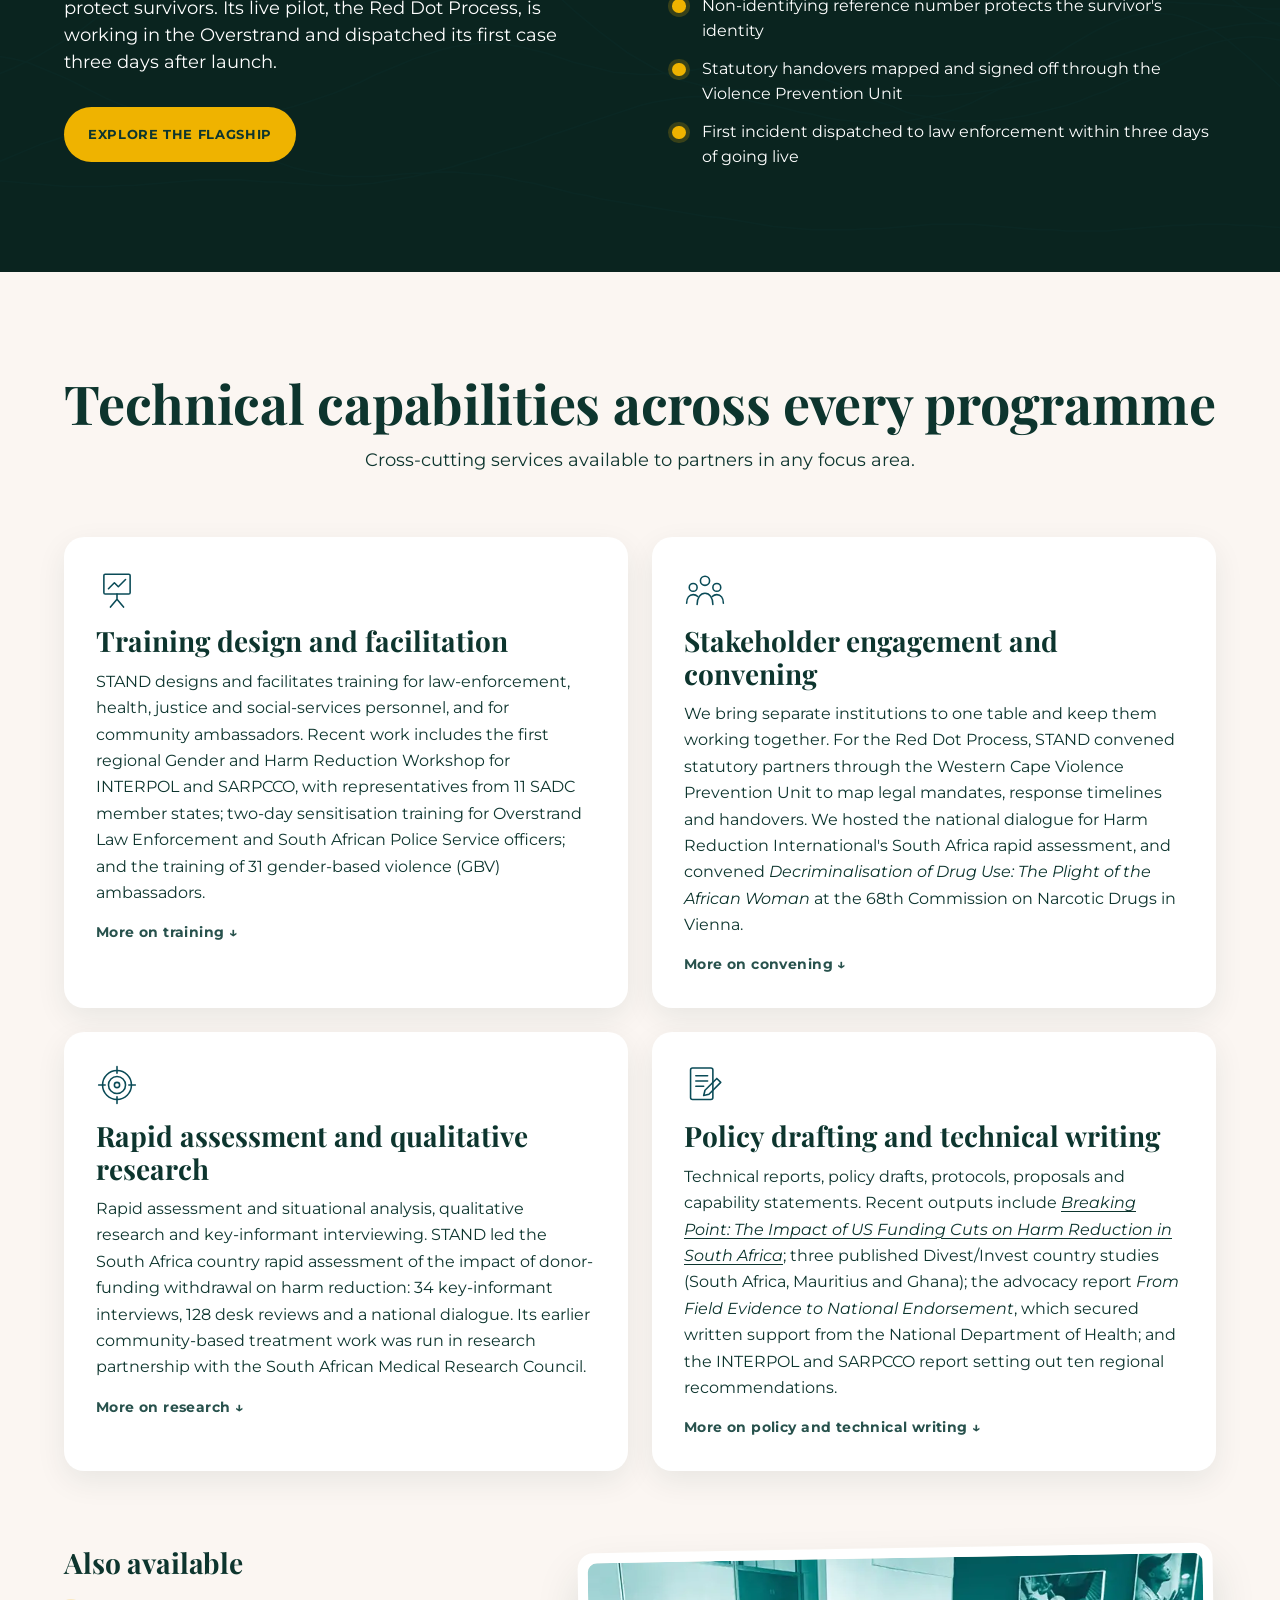
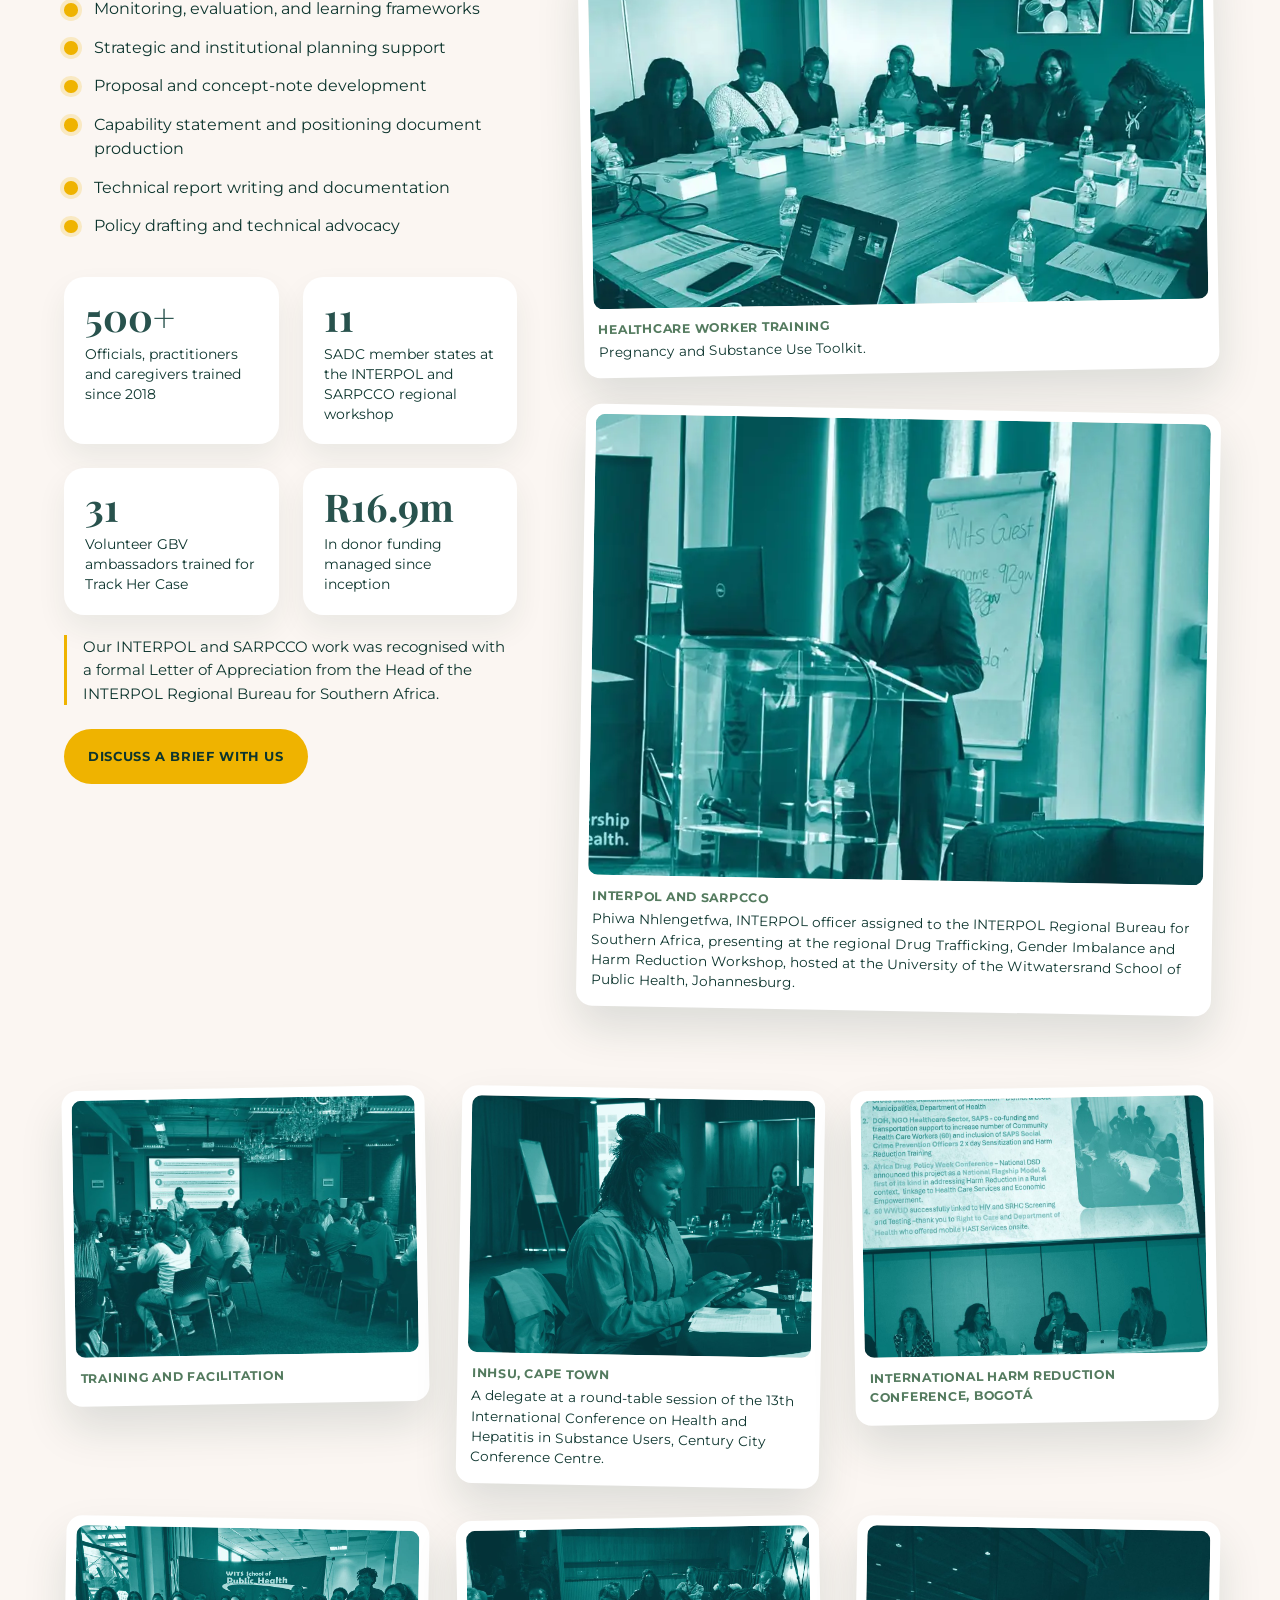
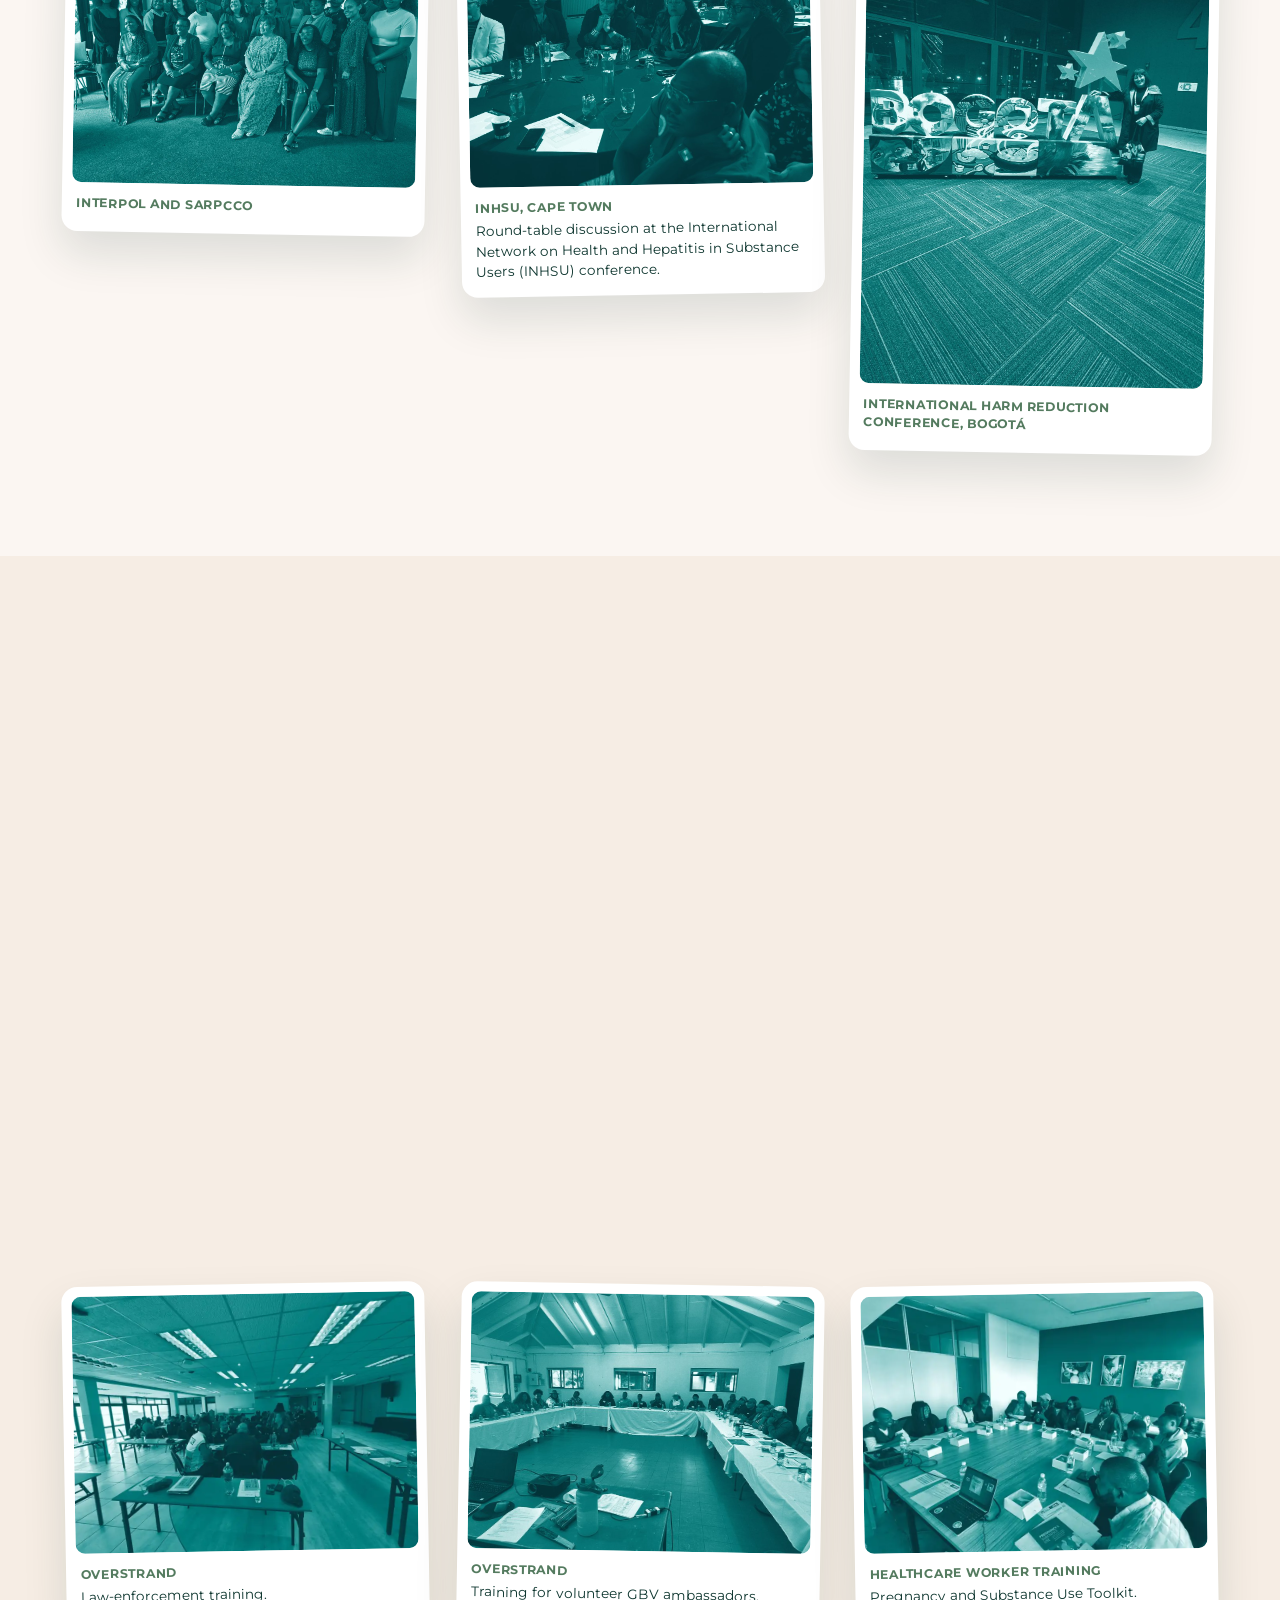
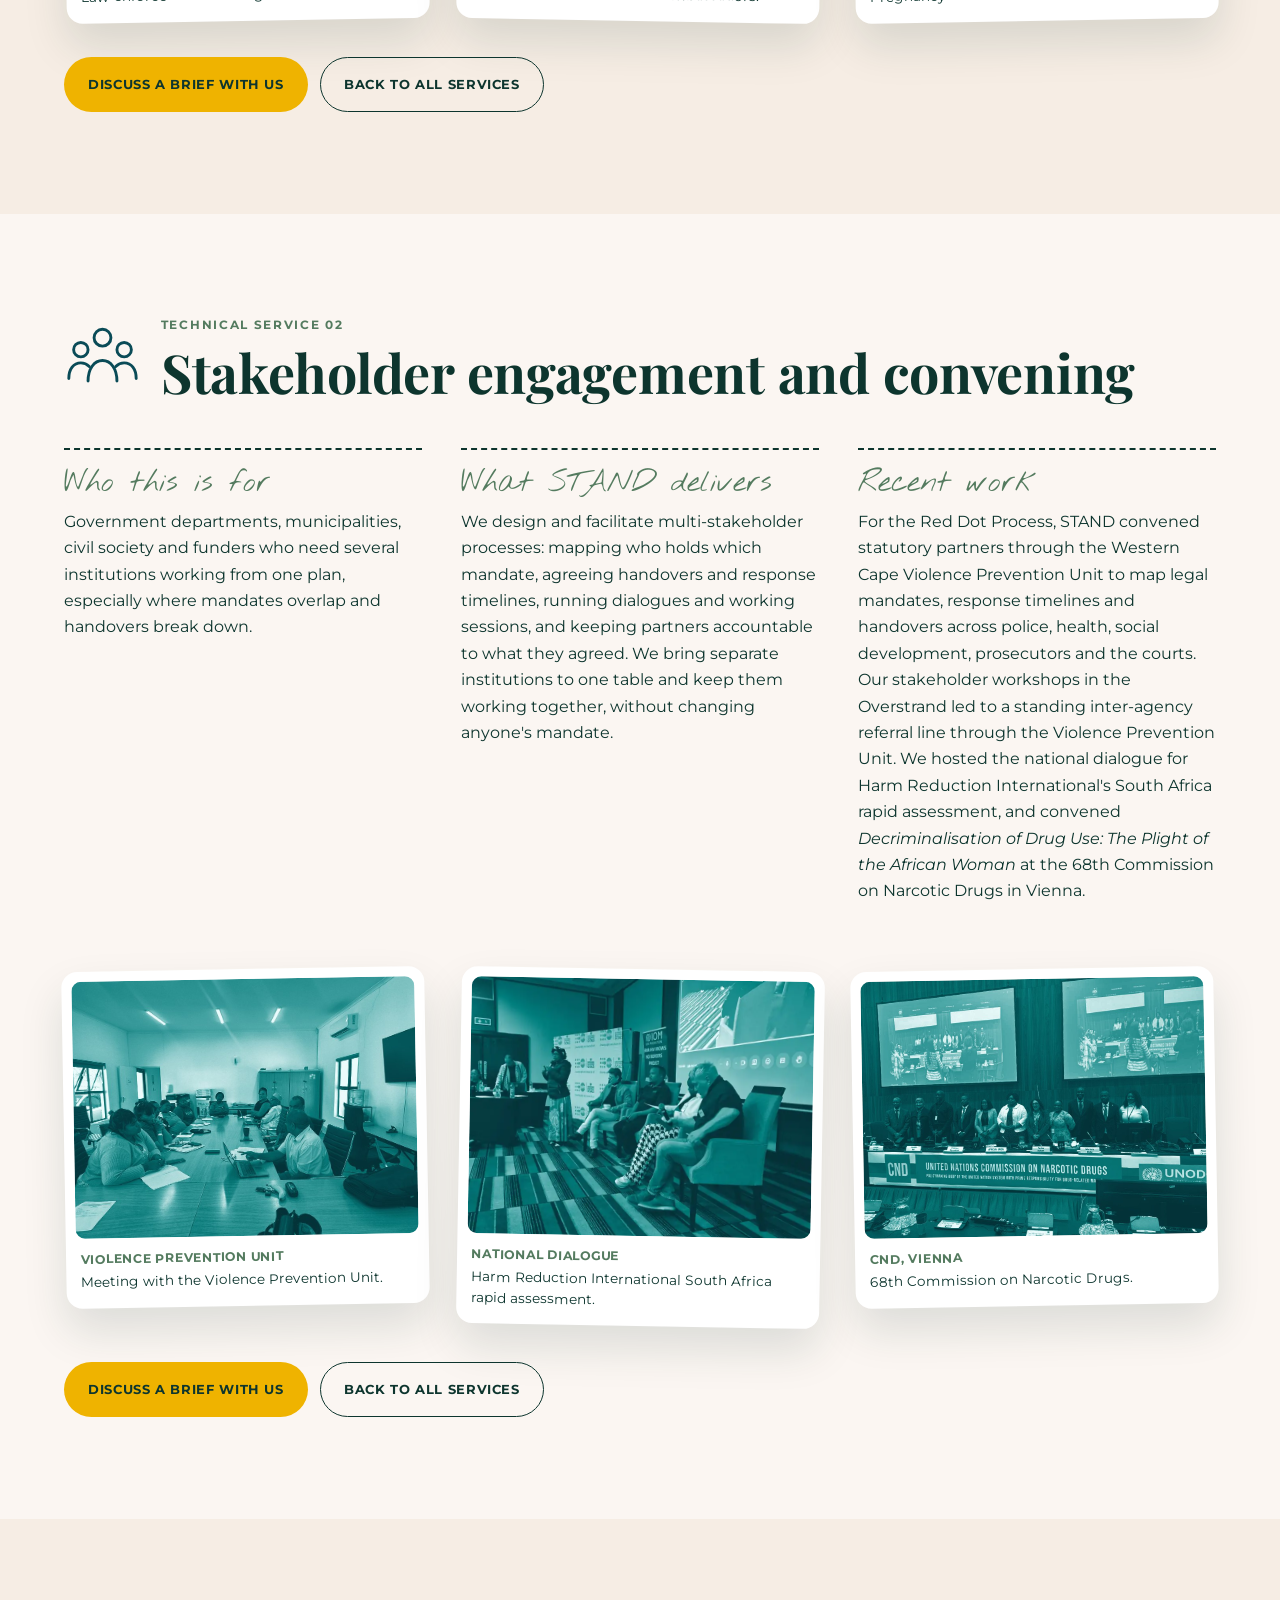
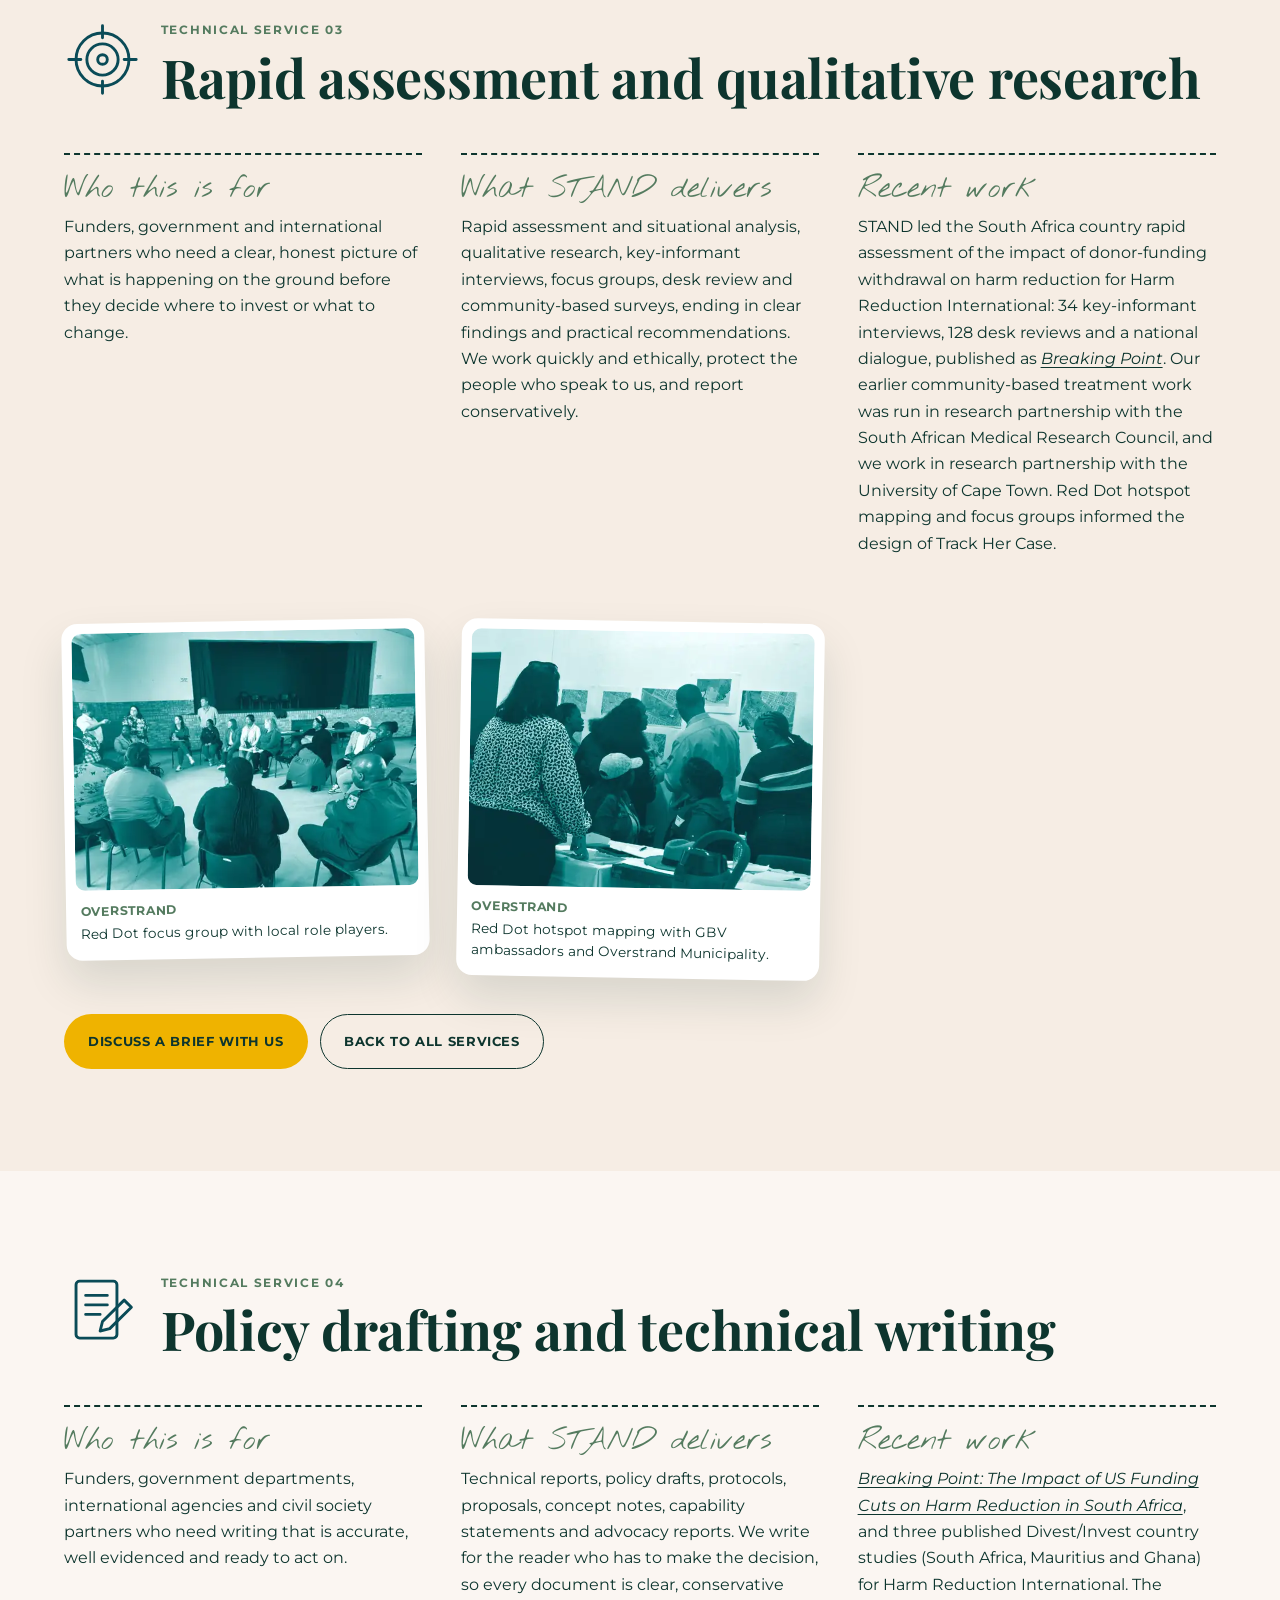
<file: work.html>
<!doctype html>
<html lang="en" class="no-js">
<head>
  <meta charset="utf-8">
  <meta name="viewport" content="width=device-width, initial-scale=1">
  <title>Our Work | STAND</title>
  <meta name="description" content="STAND&#x27;s four focus areas: gender-responsive justice, substance-related harms, systems strengthening and alternatives to incarceration.">
  <meta property="og:title" content="Our Work | STAND">
  <meta property="og:description" content="STAND&#x27;s four focus areas: gender-responsive justice, substance-related harms, systems strengthening and alternatives to incarceration.">
  <meta property="og:type" content="website">
  <meta property="og:url" content="https://standaction.co.za/work.html">
  <meta property="og:image" content="https://standaction.co.za/assets/social/stand-share.jpg">
  <meta property="og:image:width" content="1200">
  <meta property="og:image:height" content="630">
  <meta property="og:site_name" content="STAND">
  <meta name="twitter:card" content="summary_large_image">
  <meta name="twitter:site" content="@STANDactionZA">
  <meta name="theme-color" content="#0a241f">
  <link rel="icon" href="assets/stand/favicon.png" type="image/png">
  <link rel="apple-touch-icon" href="assets/stand/webclip.png">
  <link rel="preload" href="assets/fonts/playfair-display-latin-wght-normal.woff2" as="font" type="font/woff2" crossorigin>
  <link rel="stylesheet" href="css/styles.css">
  <link rel="stylesheet" href="css/pages.css?v=20261116b">
  <script>document.documentElement.classList.remove('no-js');</script>
</head>
<body class="page">
  <a class="skip-link" href="#main">Skip to content</a>

  <!-- ============ Navigation ============ -->
  <header class="nav" id="nav">
    <div class="nav-inner">
      <a class="nav-logo" href="index.html" aria-label="STAND home">
        <img class="brand-mark" src="assets/stand/stand-mark-colour.png" alt="" width="400" height="330"><span class="brand-text"><span class="brand-wm">STAND</span><span class="brand-strap">Evidence. Advocacy. Justice.</span></span>
      </a>

      <nav class="nav-menu" id="nav-menu" aria-label="Main">
        <a class="nav-link" href="about.html">About</a>

        <div class="nav-item">
          <a class="nav-link" href="work.html#focus-areas">Focus areas</a>
          <button class="nav-toggle" aria-expanded="false" aria-controls="dd-focus" aria-label="Show Focus areas menu">
            <svg class="chev" viewBox="0 0 12 8" fill="none" aria-hidden="true"><path d="M1 1.5l5 5 5-5" stroke="currentColor" stroke-width="1.6"/></svg>
          </button>
          <div class="dropdown" id="dd-focus">
            <a href="work.html#justice">Gender-Responsive Justice <img src="assets/art/icon-guidance.svg" alt="" loading="lazy"></a>
            <a href="work.html#harms">Substance-Related Harms <img src="assets/art/icon-sustainability.svg" alt="" loading="lazy"></a>
            <a href="work.html#systems">Systems Strengthening <img src="assets/art/icon-transformation.svg" alt="" loading="lazy"></a>
            <a href="work.html#alternatives">Alternatives to Incarceration <img src="assets/art/icon-culture.svg" alt="" loading="lazy"></a>
          </div>
        </div>

        <div class="nav-item">
          <a class="nav-link" href="work.html" aria-current="page">Our work</a>
          <button class="nav-toggle" aria-expanded="false" aria-controls="dd-work" aria-label="Show Our work menu">
            <svg class="chev" viewBox="0 0 12 8" fill="none" aria-hidden="true"><path d="M1 1.5l5 5 5-5" stroke="currentColor" stroke-width="1.6"/></svg>
          </button>
          <div class="dropdown" id="dd-work">
            <a href="track-her-case.html">Track Her Case <img src="assets/art/icon-strategy.svg" alt="" loading="lazy"></a>
            <a href="work.html#training">Training and facilitation <img src="assets/art/icon-workshop.svg" alt="" loading="lazy"></a>
            <a href="work.html#convening">Stakeholder convening <img src="assets/art/icon-groups.svg" alt="" loading="lazy"></a>
            <a href="work.html#research">Research and assessment <img src="assets/art/icon-conflict.svg" alt="" loading="lazy"></a>
            <a href="work.html#writing">Policy and technical writing <img src="assets/art/icon-coaching.svg" alt="" loading="lazy"></a>
          </div>
        </div>

        <a class="nav-link" href="board.html">Board &amp; founder</a>

        <div class="nav-item">
          <button class="nav-toggle" aria-expanded="false" aria-controls="dd-involved" style="padding-left:1rem">
            Get involved
            <svg class="chev" viewBox="0 0 12 8" fill="none" aria-hidden="true"><path d="M1 1.5l5 5 5-5" stroke="currentColor" stroke-width="1.6"/></svg>
          </button>
          <div class="dropdown" id="dd-involved">
            <a href="support.html#partner">Partner with us <img src="assets/art/icon-groups.svg" alt="" loading="lazy"></a>
            <a href="support.html#fund">Fund the work <img src="assets/art/icon-book.svg" alt="" loading="lazy"></a>
            <a href="support.html">Support the work <img src="assets/art/icon-fire.svg" alt="" loading="lazy"></a>
            <a href="campaign.html">Track Her Case campaign <img src="assets/art/icon-strategy.svg" alt="" loading="lazy"></a>
            <a href="support.html#collaborate">Collaborate <img src="assets/art/icon-digital.svg" alt="" loading="lazy"></a>
            <a href="founder.html">Meet the founder <img src="assets/art/icon-newsletter.svg" alt="" loading="lazy"></a>
          </div>
        </div>

        <a class="btn-pill mobile-contact" href="index.html#contact">Partner with STAND</a>
      </nav>

      <div class="nav-right">
        <a class="btn-pill nav-cta" href="index.html#contact">Partner with STAND</a>
        <span class="nav-here" aria-hidden="true">Our work</span>
        <button class="burger" id="burger" aria-expanded="false" aria-controls="nav-menu" aria-label="Open menu"><span></span></button>
      </div>
    </div>
  </header>

  <main id="main">

    <section class="page-hero" aria-labelledby="page-title">
      <div class="container">
        <p class="eyebrow">Our Work</p>
        <h1 id="page-title">Technically rigorous. Grounded in practice.</h1>
        <p class="lead">Every programme is grounded in evidence, designed for implementation, and shaped by the realities of the people it serves.</p>
      </div>
      <img class="scene" src="assets/stand/interpol-2025-group.jpg" alt="" aria-hidden="true">
    </section>

    <section class="band band--cream band--tight" id="focus-areas" aria-labelledby="areas-title">
      <div class="container center">
        <h2 class="title reveal" id="areas-title">Four interconnected focus areas</h2>
        <p class="lead reveal" style="margin-top:1rem">STAND's work is intersectional by design: gender-based violence, substance-related harms, justice and health meet at the same point. We deliver across four technically demanding areas where the distance between evidence and action is longest.</p>
        <nav class="chips reveal" aria-label="Focus areas"><a href="#justice"><img src="assets/art/icon-guidance.svg" alt="" aria-hidden="true">Gender-Responsive Justice</a><a href="#harms"><img src="assets/art/icon-sustainability.svg" alt="" aria-hidden="true">Substance-Related Harms</a><a href="#systems"><img src="assets/art/icon-transformation.svg" alt="" aria-hidden="true">Systems Strengthening</a><a href="#alternatives"><img src="assets/art/icon-culture.svg" alt="" aria-hidden="true">Alternatives to Incarceration</a></nav>
      </div>
    </section>

    <section class="band band--cream focus" id="justice" aria-labelledby="justice-title">
      <div class="container">
        <div class="focus-head reveal">
          <img src="assets/art/icon-guidance.svg" alt="" aria-hidden="true">
          <div><span class="kicker">Focus Area 01</span><h2 class="title" id="justice-title" style="margin-top:.6rem">Gender-Responsive Justice and Gender-Based Violence (GBV) Systems Strengthening</h2></div>
        </div>
        <div class="focus-cols reveal">
          <div><h3>Who this is for</h3><p>Government departments, municipalities, law-enforcement agencies, civil society organisations, and international partners working to strengthen institutional responses to gender-based violence.</p></div>
          <div><h3>What STAND delivers</h3><p>STAND supports the design and strengthening of gender-responsive justice systems, from referral-pathway mapping and inter-agency coordination to law-enforcement training, survivor-centred protocol development, and district-level accountability mechanisms.</p><p>Specific work includes multi-sector GBV coordination support, law-enforcement and multi-agency training design and facilitation, referral-pathway assessment and redesign, GBV accountability-system development, technical writing and policy drafting, and institutional capacity building for frontline and management personnel.</p></div>
          <div><h3>What distinguishes our approach</h3><p>STAND combines survivor-centred principles with implementation realism. We do not produce frameworks that cannot function in real institutions. Our outputs are tested against the actual capacity, culture, and constraints of the systems that will use them.</p></div>
        </div>
        <div class="photos"><figure class="photo reveal "><img src="assets/stand/le-training-stand.jpg" alt="Overstrand Law Enforcement and police officers at STAND&#x27;s two-day training" loading="lazy" style="object-position:50% 55%"><figcaption><b>Overstrand</b>Overstrand Law Enforcement and South African Police Service officers at STAND's two-day sensitisation training.</figcaption></figure><figure class="photo reveal tall"><img src="assets/stand/le-overstrand-2025.jpg" alt="Officer during South African Police Service training in the Overstrand" loading="lazy" style="object-position:50% 40%"><figcaption><b>Overstrand</b>Training for South African Police Service officers.</figcaption></figure><figure class="photo reveal tall"><img src="assets/stand/le-training-2.jpg" alt="Police and municipal officers in group discussion" loading="lazy" style="object-position:50% 40%"><figcaption><b>Multi-agency training</b>Police and municipal officers in group work.</figcaption></figure></div>
      </div>
    </section>

    <section class="band band--teal focus" id="harms" aria-labelledby="harms-title">
      <div class="container">
        <div class="focus-head reveal">
          <img src="assets/art/icon-sustainability-light.svg" alt="" aria-hidden="true">
          <div><span class="kicker">Focus Area 02</span><h2 class="title" id="harms-title" style="margin-top:.6rem">Evidence-Informed Responses to Substance-Related Harms</h2></div>
        </div>
        <div class="focus-cols reveal">
          <div><h3>Who this is for</h3><p>Health and social-service providers, justice-sector partners, municipalities, and funders working to improve outcomes for marginalised and underserved women, and for populations affected by the intersection of poverty and substance use.</p></div>
          <div><h3>What STAND delivers</h3><p>STAND develops and supports public-health-oriented, rights-based responses to substance-related harms, with particular expertise in the intersection of substance use, gender-based violence, and justice involvement.</p><p>Specific work includes needs assessments and service-landscape analysis, training for health, law enforcement, justice and social services personnel, development of human-centred and gender-responsive service protocols, policy engagement and technical advocacy, systems design for integrated care pathways, and programme evaluation and learning.</p></div>
          <div><h3>What distinguishes our approach</h3><p>STAND understands the full continuum, from harm reduction through to abstinence-oriented approaches. We meet people where they are, without stigma, and support them to move towards health and wellness as their circumstances allow. We design for what the evidence and the context require, never defaulting to a single framework.</p></div>
        </div>
        <div class="photos"><figure class="photo reveal tall"><img src="assets/stand/toolkit-1.jpg" alt="Health workers around a table with the Pregnancy and Substance Use Toolkit" loading="lazy" style="object-position:50% 60%"><figcaption><b>Pregnancy and Substance Use Toolkit</b>Training with health workers.</figcaption></figure><figure class="photo reveal "><img src="assets/stand/hr-training-group.jpg" alt="Practitioners in group work during a harm-reduction training" loading="lazy" style="object-position:50% 45%"><figcaption><b>Harm-reduction training</b>For health and social services practitioners.</figcaption></figure><figure class="photo reveal tall contain"><img src="assets/stand/alcohol-poverty.jpg" alt="STAND infographic on the alcohol and poverty cycle" loading="lazy"><figcaption><b>Community resource</b>The alcohol and poverty cycle, developed for GBV ambassadors to share through their elected representatives.</figcaption></figure><figure class="photo reveal tall contain"><img src="assets/stand/alcohol-tb.jpg" alt="STAND poster on avoiding alcohol when taking TB medication" loading="lazy"><figcaption><b>Community resource</b>Why you should avoid or limit alcohol when taking TB medication.</figcaption></figure><figure class="photo reveal "><img src="assets/stand/fasd-2026-a.jpg" alt="Delegates at the Africa FASD Network and FARR Conference" loading="lazy"><figcaption><b>Africa FASD Network and FARR</b>2nd Africa Fetal Alcohol Spectrum Disorder (FASD) Network and Foundation for Alcohol Related Research (FARR) Conference.</figcaption></figure><figure class="photo reveal "><img src="assets/stand/fasd-2026-b.jpg" alt="Speakers on stage at the Africa FASD Network and FARR Conference" loading="lazy"><figcaption><b>Africa FASD Network and FARR</b>2nd Africa Fetal Alcohol Spectrum Disorder (FASD) Network and Foundation for Alcohol Related Research (FARR) Conference.</figcaption></figure></div>
      </div>
    </section>

    <section class="band band--cream focus" id="systems" aria-labelledby="systems-title">
      <div class="container">
        <div class="focus-head reveal">
          <img src="assets/art/icon-transformation.svg" alt="" aria-hidden="true">
          <div><span class="kicker">Focus Area 03</span><h2 class="title" id="systems-title" style="margin-top:.6rem">Systems Strengthening and Multi-Sector Coordination</h2></div>
        </div>
        <div class="focus-cols reveal">
          <div><h3>Who this is for</h3><p>Governments, municipalities, international agencies, and civil-society networks working to improve coordination, reduce service fragmentation, and strengthen accountability across sectors.</p></div>
          <div><h3>What STAND delivers</h3><p>STAND designs and implements coordinated response systems, helping institutions move from fragmented, siloed operations to practical, accountable, multi-sector action.</p><p>Specific work includes inter-agency coordination framework design, stakeholder mapping and systems analysis, referral-pathway development and formalisation, monitoring and accountability system design, facilitation of multi-sector coordination processes, and technical drafting of coordination protocols and tools.</p></div>
          <div><h3>What distinguishes our approach</h3><p>STAND has direct implementation experience across district, municipal, and national levels. We understand how coordination works, and how it fails. Every framework we produce is designed to survive contact with real institutions and real constraints.</p></div>
        </div>
        <div class="photos"><figure class="photo reveal "><img src="assets/stand/vpu-meeting.jpg" alt="Partners around the table at a Violence Prevention Unit meeting" loading="lazy"><figcaption><b>Violence Prevention Unit</b>Meeting with the Violence Prevention Unit.</figcaption></figure><figure class="photo reveal tall"><img src="assets/stand/wits-group.jpg" alt="Participants in small-group work at the INTERPOL and SARPCCO regional workshop" loading="lazy" style="object-position:50% 55%"><figcaption><b>INTERPOL and SARPCCO</b>Regional Drug Trafficking, Gender Imbalance and Harm Reduction Workshop, hosted at the University of the Witwatersrand School of Public Health, Johannesburg.</figcaption></figure><figure class="photo reveal "><img src="assets/stand/wits-wide.jpg" alt="Delegates in the training room at the regional workshop" loading="lazy" style="object-position:50% 50%"><figcaption><b>INTERPOL and SARPCCO</b>Regional Drug Trafficking, Gender Imbalance and Harm Reduction Workshop, hosted at the University of the Witwatersrand School of Public Health, Johannesburg.</figcaption></figure></div>
      </div>
    </section>

    <section class="band band--teal focus" id="alternatives" aria-labelledby="alternatives-title">
      <div class="container">
        <div class="focus-head reveal">
          <img src="assets/art/icon-culture-light.svg" alt="" aria-hidden="true">
          <div><span class="kicker">Focus Area 04</span><h2 class="title" id="alternatives-title" style="margin-top:.6rem">Alternatives to Incarceration and Restorative Justice</h2></div>
        </div>
        <div class="focus-cols reveal">
          <div><h3>Who this is for</h3><p>Justice-sector partners, government departments, civil-society organisations, and international funders supporting diversion, restorative practice, and community-based justice responses.</p></div>
          <div><h3>What STAND delivers</h3><p>STAND provides technical support for the development and implementation of evidence-based alternatives to incarceration, including diversion frameworks, restorative-justice programme design, and institutional capacity building for justice-sector personnel.</p><p>Specific work includes diversion framework development and review, restorative-justice programme design, technical writing and policy engagement, institutional capacity building for justice and social-work personnel, and monitoring and learning support.</p></div>
          <div><h3>What distinguishes our approach</h3><p>STAND operates at the evidence-policy-practice interface, engaging both the research base and institutional realities to produce outputs that are analytically grounded, operationally feasible, and appropriately calibrated for the conditions in which they will run.</p></div>
        </div>
        <div class="photos"><figure class="photo reveal "><img src="assets/stand/cnd2025-group.jpg" alt="Delegates on stage at the United Nations Commission on Narcotic Drugs" loading="lazy" style="object-position:50% 60%"><figcaption><b>CND, Vienna</b>68th Commission on Narcotic Drugs, United Nations Vienna.</figcaption></figure><figure class="photo reveal "><img src="assets/stand/hr25-panel-d.jpg" alt="Panel discussion at the International Harm Reduction Conference in Bogotá" loading="lazy" style="object-position:50% 55%"><figcaption><b>International Harm Reduction Conference, Bogotá</b></figcaption></figure><figure class="photo reveal "><img src="assets/stand/hr25-panel-e.jpg" alt="Panellists at the International Harm Reduction Conference in Bogotá" loading="lazy" style="object-position:50% 55%"><figcaption><b>International Harm Reduction Conference, Bogotá</b></figcaption></figure></div>
      </div>
    </section>

    <section class="band band--dark" aria-labelledby="flag-title">
      <img class="contours" src="assets/art/contours-footer.svg" alt="" aria-hidden="true" loading="lazy">
      <div class="container split split--even">
        <div>
          <p class="eyebrow reveal" style="text-align:left">Flagship Programme</p>
          <h2 class="title reveal" id="flag-title">Track Her Case.</h2>
          <p class="lead reveal" style="margin-top:1rem">Our flagship closes the gap where GBV systems most often fail: the handovers between the institutions meant to protect survivors. Its live pilot, the Red Dot Process, is working in the Overstrand and dispatched its first case three days after launch.</p>
          <div class="actions reveal"><a class="btn-pill" href="track-her-case.html">Explore the flagship</a></div>
        </div>
        <div class="reveal">
          <span class="kicker">Live in the field</span>
          <h3 class="title" style="font-size:clamp(1.5rem,2.4vw,2rem);margin:.6rem 0 1.25rem">Overstrand pilot, live since August 2026</h3>
          <ul class="ticks"><li>GBV reporting function activated on an existing municipal Citizen App</li><li>Non-identifying reference number protects the survivor's identity</li><li>Statutory handovers mapped and signed off through the Violence Prevention Unit</li><li>First incident dispatched to law enforcement within three days of going live</li></ul>
        </div>
      </div>
    </section>

    <section class="band band--cream" id="capabilities" aria-labelledby="cap-title">
      <div class="container">
        <div class="head center">
          <h2 class="title reveal" id="cap-title">Technical capabilities across every programme</h2>
          <p class="lead reveal" style="margin-top:1rem">Cross-cutting services available to partners in any focus area.</p>
        </div>
        <div class="caps">
          <article class="cap reveal" aria-labelledby="training-title">
            <img src="assets/art/icon-workshop.svg" alt="" aria-hidden="true">
            <h3 id="training-title">Training design and facilitation</h3>
            <p>STAND designs and facilitates training for law-enforcement, health, justice and social-services personnel, and for community ambassadors. Recent work includes the first regional Gender and Harm Reduction Workshop for INTERPOL and SARPCCO, with representatives from 11 SADC member states; two-day sensitisation training for Overstrand Law Enforcement and South African Police Service officers; and the training of 31 gender-based violence (GBV) ambassadors.</p>
            <a class="cap-more" href="#training">More on training <span aria-hidden="true">&darr;</span></a>
          </article>
          <article class="cap reveal" aria-labelledby="convening-title">
            <img src="assets/art/icon-groups.svg" alt="" aria-hidden="true">
            <h3 id="convening-title">Stakeholder engagement and convening</h3>
            <p>We bring separate institutions to one table and keep them working together. For the Red Dot Process, STAND convened statutory partners through the Western Cape Violence Prevention Unit to map legal mandates, response timelines and handovers. We hosted the national dialogue for Harm Reduction International's South Africa rapid assessment, and convened <em>Decriminalisation of Drug Use: The Plight of the African Woman</em> at the 68th Commission on Narcotic Drugs in Vienna.</p>
            <a class="cap-more" href="#convening">More on convening <span aria-hidden="true">&darr;</span></a>
          </article>
          <article class="cap reveal" aria-labelledby="research-title">
            <img src="assets/art/icon-strategy.svg" alt="" aria-hidden="true">
            <h3 id="research-title">Rapid assessment and qualitative research</h3>
            <p>Rapid assessment and situational analysis, qualitative research and key-informant interviewing. STAND led the South Africa country rapid assessment of the impact of donor-funding withdrawal on harm reduction: 34 key-informant interviews, 128 desk reviews and a national dialogue. Its earlier community-based treatment work was run in research partnership with the South African Medical Research Council.</p>
            <a class="cap-more" href="#research">More on research <span aria-hidden="true">&darr;</span></a>
          </article>
          <article class="cap reveal" aria-labelledby="writing-title">
            <img src="assets/art/icon-notes.svg" alt="" aria-hidden="true">
            <h3 id="writing-title">Policy drafting and technical writing</h3>
            <p>Technical reports, policy drafts, protocols, proposals and capability statements. Recent outputs include <a href="https://hri.global/publications/breaking-point-the-impact-of-us-funding-cuts-on-harm-reduction-in-south-africa/" target="_blank" rel="noopener"><em>Breaking Point: The Impact of US Funding Cuts on Harm Reduction in South Africa</em></a>; three published Divest/Invest country studies (South Africa, Mauritius and Ghana); the advocacy report <em>From Field Evidence to National Endorsement</em>, which secured written support from the National Department of Health; and the INTERPOL and SARPCCO report setting out ten regional recommendations.</p>
            <a class="cap-more" href="#writing">More on policy and technical writing <span aria-hidden="true">&darr;</span></a>
          </article>
        </div>
        <div class="split" style="margin-top:clamp(3rem,6vw,5rem)">
          <div class="reveal">
            <h3 class="title" style="font-size:clamp(1.4rem,2.2vw,1.9rem)">Also available</h3>
            <div style="margin-top:1.25rem">
            <ul class="ticks"><li>Monitoring, evaluation, and learning frameworks</li><li>Strategic and institutional planning support</li><li>Proposal and concept-note development</li><li>Capability statement and positioning document production</li><li>Technical report writing and documentation</li><li>Policy drafting and technical advocacy</li></ul>
            </div>
            <div class="stats cap-stats reveal">
              <div class="stat"><b>500+</b><span>Officials, practitioners and caregivers trained since 2018</span></div>
              <div class="stat"><b>11</b><span>SADC member states at the INTERPOL and SARPCCO regional workshop</span></div>
              <div class="stat"><b>31</b><span>Volunteer GBV ambassadors trained for Track Her Case</span></div>
              <div class="stat"><b>R16.9m</b><span>In donor funding managed since inception</span></div>
            </div>
            <p class="cap-note reveal">Our INTERPOL and SARPCCO work was recognised with a formal Letter of Appreciation from the Head of the INTERPOL Regional Bureau for Southern Africa.</p>
            <div class="actions reveal" style="margin-top:1.5rem"><a class="btn-pill" href="index.html#contact">Discuss a brief with us</a></div>
          </div>
          <div class="photo-stack">
            <figure class="photo reveal wide"><img src="assets/stand/toolkit-2.jpg" alt="Healthcare workers at a Pregnancy and Substance Use Toolkit training" loading="lazy" style="object-position:50% 45%"><figcaption><b>Healthcare worker training</b>Pregnancy and Substance Use Toolkit.</figcaption></figure>
            <figure class="photo reveal "><img src="assets/stand/wits-podium.jpg" alt="Phiwa Nhlengetfwa of INTERPOL presenting at the regional workshop" loading="lazy" style="object-position:50% 24%"><figcaption><b>INTERPOL and SARPCCO</b>Phiwa Nhlengetfwa, INTERPOL officer assigned to the INTERPOL Regional Bureau for Southern Africa, presenting at the regional Drug Trafficking, Gender Imbalance and Harm Reduction Workshop, hosted at the University of the Witwatersrand School of Public Health, Johannesburg.</figcaption></figure>
          </div>
        </div>
        <div class="photos" style="margin-top:clamp(3rem,6vw,5rem)">
          <figure class="photo reveal "><img src="assets/stand/training-2022.jpg" alt="Large training room during a STAND session" loading="lazy"><figcaption><b>Training and facilitation</b></figcaption></figure>
          <figure class="photo reveal "><img src="assets/stand/inhsu-delegate.jpg" alt="A delegate taking notes at the INHSU conference" loading="lazy" style="object-position:50% 35%"><figcaption><b>INHSU, Cape Town</b>A delegate at a round-table session of the 13th International Conference on Health and Hepatitis in Substance Users, Century City Conference Centre.</figcaption></figure>
          <figure class="photo reveal "><img src="assets/stand/hr25-panel-c.jpg" alt="Women-led panel presenting STAND&#x27;s work at the International Harm Reduction Conference" loading="lazy" style="object-position:50% 55%"><figcaption><b>International Harm Reduction Conference, Bogotá</b></figcaption></figure>
          <figure class="photo reveal "><img src="assets/stand/interpol-2025-group.jpg" alt="Workshop participants at the University of the Witwatersrand School of Public Health" loading="lazy"><figcaption><b>INTERPOL and SARPCCO</b></figcaption></figure>
          <figure class="photo reveal "><img src="assets/stand/inhsu-2025.jpg" alt="Round-table session at the INHSU conference in Cape Town" loading="lazy"><figcaption><b>INHSU, Cape Town</b>Round-table discussion at the International Network on Health and Hepatitis in Substance Users (INHSU) conference.</figcaption></figure>
          <figure class="photo reveal tall"><img src="assets/stand/hr25-sign.jpg" alt="Delegate beside the Bogotá sign at the International Harm Reduction Conference" loading="lazy" style="object-position:50% 60%"><figcaption><b>International Harm Reduction Conference, Bogotá</b></figcaption></figure>
        </div>
      </div>
    </section>

    <section class="band band--cream2 focus service" id="training" aria-labelledby="training-detail-title">
      <div class="container">
        <div class="focus-head reveal">
          <img src="assets/art/icon-workshop.svg" alt="" aria-hidden="true">
          <div><span class="kicker">Technical service 01</span><h2 class="title" id="training-detail-title" style="margin-top:.6rem">Training design and facilitation</h2></div>
        </div>
        <div class="focus-cols reveal">
          <div><h3>Who this is for</h3><p>Law-enforcement agencies, health and social-service departments, justice-sector partners, municipalities and community structures that need their people ready to respond well, and funders who want training that changes practice rather than ticking a box.</p></div>
          <div><h3>What STAND delivers</h3><p>Training built around the institution that will use it: needs assessment, curriculum and module design, facilitation, train-the-trainer and follow-up. Sessions are interactive, evidence-informed and trauma-informed, and designed for police officers, nurses, social workers and community volunteers working under real pressure. Every module is tested against the time, resources and culture of the people in the room.</p></div>
          <div><h3>Recent work</h3><p>The first regional Gender and Harm Reduction Workshop for INTERPOL and SARPCCO, with representatives from 11 SADC member states, recognised with a formal Letter of Appreciation from the Regional Bureau. Two-day sensitisation training for Overstrand Law Enforcement and South African Police Service officers. Pregnancy and Substance Use Toolkit training for healthcare workers. Training for the 31 volunteer GBV ambassadors who support Track Her Case. In all, more than 500 officials, practitioners and caregivers trained since 2018.</p></div>
        </div>
        <div class="photos service-photos"><figure class="photo reveal "><img src="assets/stand/le-training-hall.jpg" alt="Law-enforcement officers at a STAND training session" loading="lazy" style="object-position:50% 50%"><figcaption><b>Overstrand</b>Law-enforcement training.</figcaption></figure><figure class="photo reveal "><img src="assets/stand/ambassador-training.jpg" alt="GBV ambassadors at a training session" loading="lazy" style="object-position:50% 50%"><figcaption><b>Overstrand</b>Training for volunteer GBV ambassadors.</figcaption></figure><figure class="photo reveal "><img src="assets/stand/toolkit-1.jpg" alt="Health workers around a table with the Pregnancy and Substance Use Toolkit" loading="lazy" style="object-position:50% 50%"><figcaption><b>Healthcare worker training</b>Pregnancy and Substance Use Toolkit.</figcaption></figure></div>
        <div class="actions reveal"><a class="btn-pill" href="mailto:info@standaction.co.za?subject=Training%20brief">Discuss a brief with us</a><a class="btn-ghost btn-ghost--dark" href="#capabilities">Back to all services</a></div>
      </div>
    </section>

    <section class="band band--cream focus service" id="convening" aria-labelledby="convening-detail-title">
      <div class="container">
        <div class="focus-head reveal">
          <img src="assets/art/icon-groups.svg" alt="" aria-hidden="true">
          <div><span class="kicker">Technical service 02</span><h2 class="title" id="convening-detail-title" style="margin-top:.6rem">Stakeholder engagement and convening</h2></div>
        </div>
        <div class="focus-cols reveal">
          <div><h3>Who this is for</h3><p>Government departments, municipalities, civil society and funders who need several institutions working from one plan, especially where mandates overlap and handovers break down.</p></div>
          <div><h3>What STAND delivers</h3><p>We design and facilitate multi-stakeholder processes: mapping who holds which mandate, agreeing handovers and response timelines, running dialogues and working sessions, and keeping partners accountable to what they agreed. We bring separate institutions to one table and keep them working together, without changing anyone's mandate.</p></div>
          <div><h3>Recent work</h3><p>For the Red Dot Process, STAND convened statutory partners through the Western Cape Violence Prevention Unit to map legal mandates, response timelines and handovers across police, health, social development, prosecutors and the courts. Our stakeholder workshops in the Overstrand led to a standing inter-agency referral line through the Violence Prevention Unit. We hosted the national dialogue for Harm Reduction International's South Africa rapid assessment, and convened <em>Decriminalisation of Drug Use: The Plight of the African Woman</em> at the 68th Commission on Narcotic Drugs in Vienna.</p></div>
        </div>
        <div class="photos service-photos"><figure class="photo reveal "><img src="assets/stand/vpu-meeting.jpg" alt="Partners around the table at a Violence Prevention Unit meeting" loading="lazy" style="object-position:50% 50%"><figcaption><b>Violence Prevention Unit</b>Meeting with the Violence Prevention Unit.</figcaption></figure><figure class="photo reveal "><img src="assets/stand/hri-national-dialogue.jpg" alt="Panel at the national dialogue for the HRI country rapid assessment" loading="lazy" style="object-position:50% 50%"><figcaption><b>National dialogue</b>Harm Reduction International South Africa rapid assessment.</figcaption></figure><figure class="photo reveal "><img src="assets/stand/cnd2025-group.jpg" alt="Delegates on stage at the 68th Commission on Narcotic Drugs, Vienna" loading="lazy" style="object-position:50% 40%"><figcaption><b>CND, Vienna</b>68th Commission on Narcotic Drugs.</figcaption></figure></div>
        <div class="actions reveal"><a class="btn-pill" href="mailto:info@standaction.co.za?subject=Convening%20brief">Discuss a brief with us</a><a class="btn-ghost btn-ghost--dark" href="#capabilities">Back to all services</a></div>
      </div>
    </section>

    <section class="band band--cream2 focus service" id="research" aria-labelledby="research-detail-title">
      <div class="container">
        <div class="focus-head reveal">
          <img src="assets/art/icon-strategy.svg" alt="" aria-hidden="true">
          <div><span class="kicker">Technical service 03</span><h2 class="title" id="research-detail-title" style="margin-top:.6rem">Rapid assessment and qualitative research</h2></div>
        </div>
        <div class="focus-cols reveal">
          <div><h3>Who this is for</h3><p>Funders, government and international partners who need a clear, honest picture of what is happening on the ground before they decide where to invest or what to change.</p></div>
          <div><h3>What STAND delivers</h3><p>Rapid assessment and situational analysis, qualitative research, key-informant interviews, focus groups, desk review and community-based surveys, ending in clear findings and practical recommendations. We work quickly and ethically, protect the people who speak to us, and report conservatively.</p></div>
          <div><h3>Recent work</h3><p>STAND led the South Africa country rapid assessment of the impact of donor-funding withdrawal on harm reduction for Harm Reduction International: 34 key-informant interviews, 128 desk reviews and a national dialogue, published as <a href="https://hri.global/publications/breaking-point-the-impact-of-us-funding-cuts-on-harm-reduction-in-south-africa/" target="_blank" rel="noopener"><em>Breaking Point</em></a>. Our earlier community-based treatment work was run in research partnership with the South African Medical Research Council, and we work in research partnership with the University of Cape Town. Red Dot hotspot mapping and focus groups informed the design of Track Her Case.</p></div>
        </div>
        <div class="photos service-photos"><figure class="photo reveal "><img src="assets/stand/redot-focus-group.jpg" alt="Overstrand role players in a focus group circle" loading="lazy" style="object-position:50% 50%"><figcaption><b>Overstrand</b>Red Dot focus group with local role players.</figcaption></figure><figure class="photo reveal "><img src="assets/stand/redot-mapping.jpg" alt="Hotspot mapping with GBV ambassadors" loading="lazy" style="object-position:50% 50%"><figcaption><b>Overstrand</b>Red Dot hotspot mapping with GBV ambassadors and Overstrand Municipality.</figcaption></figure></div>
        <div class="actions reveal"><a class="btn-pill" href="mailto:info@standaction.co.za?subject=Research%20brief">Discuss a brief with us</a><a class="btn-ghost btn-ghost--dark" href="#capabilities">Back to all services</a></div>
      </div>
    </section>

    <section class="band band--cream focus service" id="writing" aria-labelledby="writing-detail-title">
      <div class="container">
        <div class="focus-head reveal">
          <img src="assets/art/icon-notes.svg" alt="" aria-hidden="true">
          <div><span class="kicker">Technical service 04</span><h2 class="title" id="writing-detail-title" style="margin-top:.6rem">Policy drafting and technical writing</h2></div>
        </div>
        <div class="focus-cols reveal">
          <div><h3>Who this is for</h3><p>Funders, government departments, international agencies and civil society partners who need writing that is accurate, well evidenced and ready to act on.</p></div>
          <div><h3>What STAND delivers</h3><p>Technical reports, policy drafts, protocols, proposals, concept notes, capability statements and advocacy reports. We write for the reader who has to make the decision, so every document is clear, conservative with its claims and grounded in what the evidence actually shows.</p></div>
          <div><h3>Recent work</h3><p><a href="https://hri.global/publications/breaking-point-the-impact-of-us-funding-cuts-on-harm-reduction-in-south-africa/" target="_blank" rel="noopener"><em>Breaking Point: The Impact of US Funding Cuts on Harm Reduction in South Africa</em></a>, and three published Divest/Invest country studies (South Africa, Mauritius and Ghana) for Harm Reduction International. The advocacy report <em>From Field Evidence to National Endorsement</em>, which secured written support from the National Department of Health for the Pregnancy and Substance Use Toolkit. The INTERPOL and SARPCCO report setting out ten regional recommendations.</p></div>
        </div>
        <div class="photos service-photos"><figure class="photo reveal "><img src="assets/stand/un-sdg-vienna.jpg" alt="Stacey Doorly-Jones beside the UN Sustainable Development Goals board in Vienna" loading="lazy" style="object-position:50% 45%"><figcaption><b>United Nations, Vienna</b>Stacey Doorly-Jones at the Commission on Narcotic Drugs.</figcaption></figure><figure class="photo reveal "><img src="assets/stand/hr25-panel-c.jpg" alt="Women-led panel presenting STAND&#x27;s work at the International Harm Reduction Conference" loading="lazy" style="object-position:50% 55%"><figcaption><b>International Harm Reduction Conference, Bogotá</b>Presenting STAND's work.</figcaption></figure></div>
        <div class="actions reveal"><a class="btn-pill" href="mailto:info@standaction.co.za?subject=Writing%20brief">Discuss a brief with us</a><a class="btn-ghost btn-ghost--dark" href="#capabilities">Back to all services</a></div>
      </div>
    </section>


    <section class="band band--dark page-cta" aria-labelledby="cta-title">
      <img class="contours" src="assets/art/contours-footer.svg" alt="" aria-hidden="true" loading="lazy">
      <div class="container">
        <h2 class="title reveal" id="cta-title">Need a technically credible implementation partner?</h2>
        <p class="lead reveal">STAND scopes every engagement specifically, from short technical assignments to multi-year programme partnerships. Scope is agreed, outputs are specified, and reporting is thorough, transparent and evidence-based.</p>
        <div class="actions reveal"><a class="btn-pill" href="index.html#contact">Partner with STAND</a><a class="btn-ghost" href="founder.html">Meet the founder</a></div>
        
      </div>
    </section>
  </main>

  <!-- ============ Footer ============ -->
  <footer class="footer">
    <nav class="footer-nav" aria-label="Footer">
      <ul>
        <li><a href="about.html">About</a></li>
        <li>
          <details>
            <summary>Focus areas <svg class="chev" viewBox="0 0 12 8" fill="none" aria-hidden="true"><path d="M1 1.5l5 5 5-5" stroke="currentColor" stroke-width="1.6"/></svg></summary>
            <ul>
              <li><a href="work.html#justice">Gender-Responsive Justice</a></li>
              <li><a href="work.html#harms">Substance-Related Harms</a></li>
              <li><a href="work.html#systems">Systems Strengthening</a></li>
              <li><a href="work.html#alternatives">Alternatives to Incarceration</a></li>
            </ul>
          </details>
        </li>
        <li>
          <details>
            <summary>Our work <svg class="chev" viewBox="0 0 12 8" fill="none" aria-hidden="true"><path d="M1 1.5l5 5 5-5" stroke="currentColor" stroke-width="1.6"/></svg></summary>
            <ul>
              <li><a href="track-her-case.html">Track Her Case</a></li>
              <li><a href="work.html#training">Training and facilitation</a></li>
              <li><a href="work.html#convening">Stakeholder convening</a></li>
              <li><a href="work.html#research">Research and assessment</a></li>
              <li><a href="work.html#writing">Policy and technical writing</a></li>
            </ul>
          </details>
        </li>
        <li><a href="board.html">Board &amp; founder</a></li>
        <li>
          <details>
            <summary>Get involved <svg class="chev" viewBox="0 0 12 8" fill="none" aria-hidden="true"><path d="M1 1.5l5 5 5-5" stroke="currentColor" stroke-width="1.6"/></svg></summary>
            <ul>
              <li><a href="support.html#partner">Partner with us</a></li>
              <li><a href="support.html#fund">Fund the work</a></li>
              <li><a href="support.html">Support the work</a></li>
              <li><a href="support.html#collaborate">Collaborate</a></li>
              <li><a href="founder.html">Meet the founder</a></li>
            </ul>
          </details>
        </li>
      </ul>
    </nav>

    <div class="footer-main">
      <a class="logo brand" href="index.html" aria-label="STAND home"><img class="brand-mark" src="assets/stand/stand-mark.png" alt="" width="389" height="320" loading="lazy"><span class="brand-text"><span class="brand-wm">STAND</span><span class="brand-strap">Evidence. Advocacy. Justice.</span></span></a>
      <p class="tagline">A women-led technical and implementation partner working where justice, health, protection and implementation meet.</p>
      <a class="btn-pill footer-support" href="support.html#ways">Support the work</a>
      <div class="footer-bottom">
        <div class="socials">
          <a href="https://linkedin.com/company/standactionza" target="_blank" rel="noopener" aria-label="STAND on LinkedIn">
            <svg viewBox="0 0 24 24" fill="currentColor" aria-hidden="true"><path d="M4.98 3.5a2.5 2.5 0 11-.01 5 2.5 2.5 0 01.01-5zM3 9h4v12H3zM9 9h3.8v1.7h.05c.53-1 1.83-2.05 3.77-2.05C20.6 8.65 21 11.2 21 14.5V21h-4v-5.8c0-1.4-.03-3.2-1.95-3.2-1.95 0-2.25 1.52-2.25 3.1V21H9z"/></svg>
          </a>
          <a href="https://www.facebook.com/standaction" target="_blank" rel="noopener" aria-label="STAND on Facebook">
            <svg viewBox="0 0 24 24" fill="currentColor" aria-hidden="true"><path d="M14 8.5V6.8c0-.8.5-1.3 1.4-1.3H17V2.2C16.3 2.1 15.3 2 14.3 2 11.9 2 10.4 3.5 10.4 6.2v2.3H8v3.6h2.4V22H14v-9.9h2.7l.4-3.6z"/></svg>
          </a>
          <a href="https://instagram.com/standactionza" target="_blank" rel="noopener" aria-label="STAND on Instagram">
            <svg viewBox="0 0 24 24" fill="none" stroke="currentColor" stroke-width="2" aria-hidden="true"><rect x="3" y="3" width="18" height="18" rx="5"/><circle cx="12" cy="12" r="4"/><circle cx="17.5" cy="6.5" r="0.8" fill="currentColor"/></svg>
          </a>
          <a href="https://x.com/STANDactionZA" target="_blank" rel="noopener" aria-label="STAND on X">
            <svg viewBox="0 0 24 24" fill="currentColor" aria-hidden="true"><path d="M17.75 3h3.07l-6.7 7.66L22 21h-6.17l-4.83-6.32L5.47 21H2.4l7.17-8.2L2 3h6.33l4.37 5.77zm-1.08 16.18h1.7L7.4 4.73H5.58z"/></svg>
          </a>
          <a href="https://www.youtube.com/channel/UCFACtVAfBVPBFqlOImxfY6A" target="_blank" rel="noopener" aria-label="STAND on YouTube">
            <svg viewBox="0 0 24 24" fill="currentColor" aria-hidden="true"><path d="M23 7.2a3 3 0 00-2.1-2.1C19 4.6 12 4.6 12 4.6s-7 0-8.9.5A3 3 0 001 7.2 31 31 0 00.5 12 31 31 0 001 16.8a3 3 0 002.1 2.1c1.9.5 8.9.5 8.9.5s7 0 8.9-.5a3 3 0 002.1-2.1 31 31 0 00.5-4.8 31 31 0 00-.5-4.8zM9.75 15.02V8.98L15.5 12z"/></svg>
          </a>
        </div>
        <div class="legal">
          <span>&copy; 2026 STAND (Social Transformation Action Defined NPC). All rights reserved.</span>
          <span>PBO No. 930063426 | Section 18A | Level 1 B-BBEE</span>
          <a href="privacy.html">Privacy and terms</a>
        </div>
      </div>
    </div>
    <img class="footer-art" src="assets/art/contours-footer.svg" alt="" aria-hidden="true" loading="lazy">
  </footer>

  <a class="to-top" id="to-top" href="#main" aria-label="Back to top">
    <svg width="16" height="16" viewBox="0 0 16 16" fill="none" aria-hidden="true"><path d="M2 10l6-6 6 6" stroke="currentColor" stroke-width="2"/></svg>
  </a>

  <script src="js/main.js?v=20261116b" defer></script>
</body>
</html>
</file>
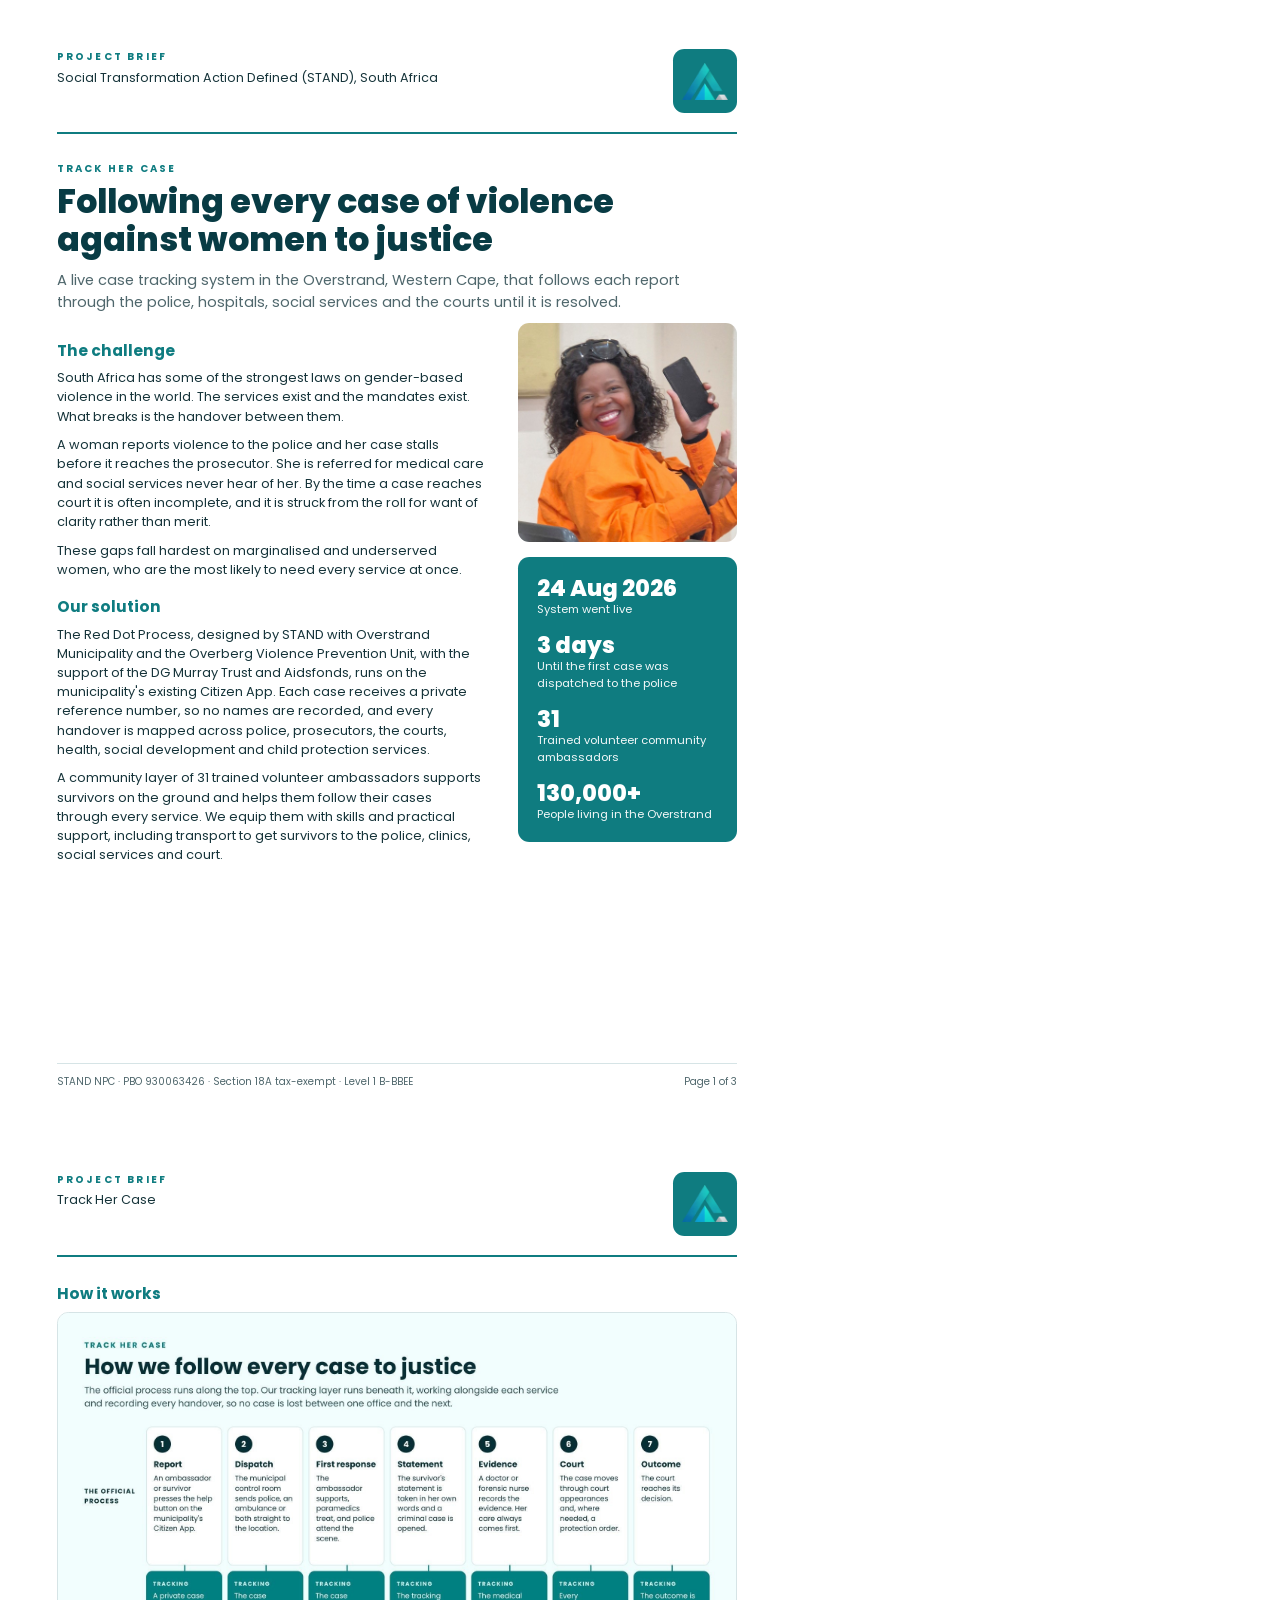
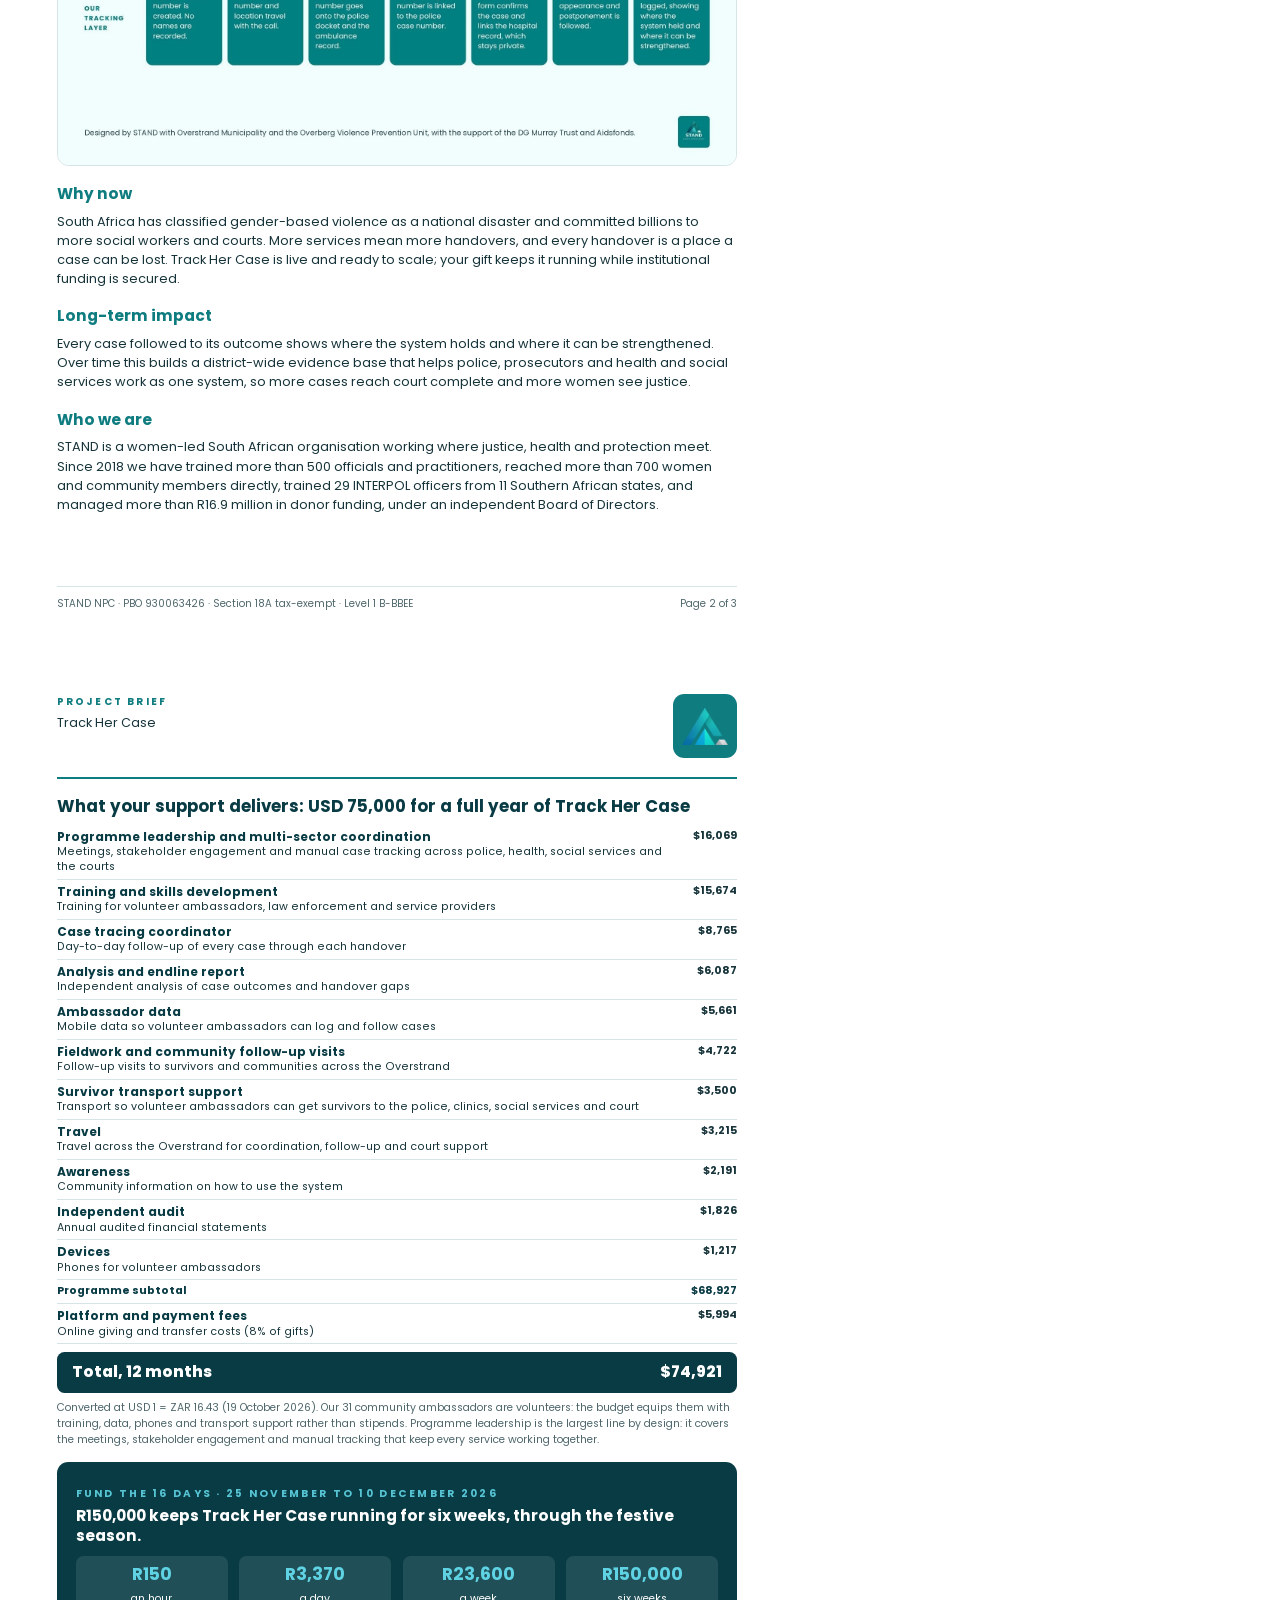
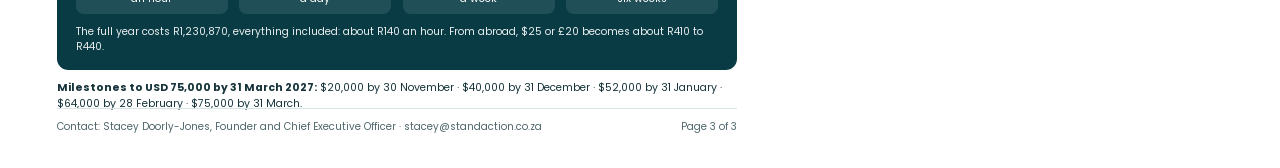
<file: tools/brief/brief.html>
<!doctype html>
<html lang="en-ZA">
<head>
<meta charset="utf-8">
<title>Track Her Case: Project Brief | STAND</title>
<style>
@font-face { font-family: "Poppins"; src: url("../../assets/fonts/poppins-latin-400-normal.woff2") format("woff2"); font-weight: 400; }
@font-face { font-family: "Poppins"; src: url("../../assets/fonts/poppins-latin-600-normal.woff2") format("woff2"); font-weight: 600; }
@font-face { font-family: "Poppins"; src: url("../../assets/fonts/poppins-latin-700-normal.woff2") format("woff2"); font-weight: 700; }
@font-face { font-family: "Poppins"; src: url("../../assets/fonts/poppins-latin-800-normal.woff2") format("woff2"); font-weight: 800; }
@page { size: A4; margin: 0; }
:root { --teal: #0f7c80; --deep: #083b44; --ink: #16343a; --muted: #4f676c; --line: #d6e4e6; --tint: #eef8f8; }
* { box-sizing: border-box; }
body { margin: 0; font-family: "Poppins", Arial, sans-serif; color: var(--ink); font-size: 9.6pt; line-height: 1.5; }
.page { width: 210mm; height: 297mm; padding: 13mm 15mm 20mm; position: relative; page-break-after: always; overflow: hidden; }
.page:last-child { page-break-after: auto; }
.top { display: flex; justify-content: space-between; align-items: flex-start; padding-bottom: 5mm; border-bottom: 2.5px solid var(--teal); }
.kicker { font-size: 7.5pt; font-weight: 700; letter-spacing: .22em; color: var(--teal); text-transform: uppercase; margin: 0; }
.top p.sub { margin: 1mm 0 0; font-size: 9.5pt; }
.logo { width: 17mm; height: 17mm; border-radius: 3mm; background: var(--teal); display: grid; place-items: center; }
.logo img { width: 12mm; }
h1 { font-size: 25pt; line-height: 1.12; font-weight: 800; color: var(--deep); margin: 2mm 0 3mm; }
h2 { font-size: 11.5pt; font-weight: 700; color: var(--teal); margin: 4.5mm 0 1.5mm; }
p { margin: 0 0 2.5mm; }
.lead { font-size: 11pt; color: var(--muted); }
.cols { display: grid; grid-template-columns: 1fr 58mm; gap: 9mm; margin-top: 2mm; }
.photo { width: 100%; height: 58mm; object-fit: cover; object-position: 50% 22%; border-radius: 3mm; display: block; }
.stats { background: var(--teal); color: #fff; border-radius: 3mm; padding: 5mm; margin-top: 4mm; }
.stats b { display: block; font-size: 17pt; font-weight: 800; line-height: 1.1; }
.stats span { display: block; font-size: 8.5pt; margin-bottom: 4mm; opacity: .95; }
.stats span:last-child { margin-bottom: 0; }
.how img { width: 100%; border-radius: 3mm; border: 1px solid var(--line); display: block; }
.foot { position: absolute; left: 15mm; right: 15mm; bottom: 9mm; display: flex; justify-content: space-between; font-size: 7.5pt; color: var(--muted); border-top: 1px solid var(--line); padding-top: 2.5mm; }
table { width: 100%; border-collapse: collapse; margin-top: 1mm; }
td { padding: 1.1mm 0; border-bottom: 1px solid var(--line); vertical-align: top; font-size: 8.1pt; line-height: 1.35; }
td.amt { text-align: right; font-weight: 700; white-space: nowrap; padding-left: 6mm; }
td b { display: block; font-size: 9pt; color: var(--deep); }
tr.sub td { font-weight: 700; color: var(--deep); }
.total { display: flex; justify-content: space-between; background: var(--deep); color: #fff; font-weight: 800; font-size: 11.5pt; padding: 2.4mm 4mm; border-radius: 2mm; margin-top: 2mm; }
.note { font-size: 8pt; color: var(--muted); margin-top: 2mm; }
.fund { background: var(--deep); color: #fff; border-radius: 3mm; padding: 4mm 5mm; margin-top: 3.5mm; }
.fund .kicker { color: #5fd3e3; }
.fund h3 { font-size: 11.5pt; margin: 1.2mm 0 2.5mm; line-height: 1.3; }
.ladder { display: grid; grid-template-columns: repeat(4, 1fr); gap: 3mm; }
.ladder div { background: rgba(255,255,255,.1); border-radius: 2mm; text-align: center; padding: 1.8mm; }
.ladder b { display: block; font-size: 13pt; color: #5fd3e3; }
.ladder span { font-size: 8pt; }
.fund p { font-size: 7.8pt; margin: 2.5mm 0 0; opacity: .9; }
.miles { font-size: 8pt; margin-top: 2.5mm; }
</style>
</head>
<body>

<section class="page">
  <div class="top">
    <div><p class="kicker">Project brief</p><p class="sub">Social Transformation Action Defined (STAND), South Africa</p></div>
    <div class="logo"><img src="../../assets/stand/stand-mark-colour.png" alt="STAND"></div>
  </div>
  <p class="kicker" style="margin-top:7mm">Track Her Case</p>
  <h1>Following every case of violence against women to justice</h1>
  <p class="lead">A live case tracking system in the Overstrand, Western Cape, that follows each report through the police, hospitals, social services and the courts until it is resolved.</p>
  <div class="cols">
    <div>
      <h2>The challenge</h2>
      <p>South Africa has some of the strongest laws on gender-based violence in the world. The services exist and the mandates exist. What breaks is the handover between them.</p>
      <p>A woman reports violence to the police and her case stalls before it reaches the prosecutor. She is referred for medical care and social services never hear of her. By the time a case reaches court it is often incomplete, and it is struck from the roll for want of clarity rather than merit.</p>
      <p>These gaps fall hardest on marginalised and underserved women, who are the most likely to need every service at once.</p>
      <h2>Our solution</h2>
      <p>The Red Dot Process, designed by STAND with Overstrand Municipality and the Overberg Violence Prevention Unit, with the support of the DG Murray Trust and Aidsfonds, runs on the municipality's existing Citizen App. Each case receives a private reference number, so no names are recorded, and every handover is mapped across police, prosecutors, the courts, health, social development and child protection services.</p>
      <p>A community layer of 31 trained volunteer ambassadors supports survivors on the ground and helps them follow their cases through every service. We equip them with skills and practical support, including transport to get survivors to the police, clinics, social services and court.</p>
    </div>
    <div>
      <img class="photo" src="../../assets/stand/ambassador-smile.jpg" alt="A Track Her Case ambassador">
      <div class="stats">
        <b>24 Aug 2026</b><span>System went live</span>
        <b>3 days</b><span>Until the first case was dispatched to the police</span>
        <b>31</b><span>Trained volunteer community ambassadors</span>
        <b>130,000+</b><span>People living in the Overstrand</span>
      </div>
    </div>
  </div>
  <div class="foot"><span>STAND NPC · PBO 930063426 · Section 18A tax-exempt · Level 1 B-BBEE</span><span>Page 1 of 3</span></div>
</section>

<section class="page">
  <div class="top">
    <div><p class="kicker">Project brief</p><p class="sub">Track Her Case</p></div>
    <div class="logo"><img src="../../assets/stand/stand-mark-colour.png" alt="STAND"></div>
  </div>
  <h2 style="margin-top:7mm">How it works</h2>
  <div class="how"><img src="../../assets/stand/tracking-process.jpg" alt="How we follow every case to justice"></div>
  <h2>Why now</h2>
  <p>South Africa has classified gender-based violence as a national disaster and committed billions to more social workers and courts. More services mean more handovers, and every handover is a place a case can be lost. Track Her Case is live and ready to scale; your gift keeps it running while institutional funding is secured.</p>
  <h2>Long-term impact</h2>
  <p>Every case followed to its outcome shows where the system holds and where it can be strengthened. Over time this builds a district-wide evidence base that helps police, prosecutors and health and social services work as one system, so more cases reach court complete and more women see justice.</p>
  <h2>Who we are</h2>
  <p>STAND is a women-led South African organisation working where justice, health and protection meet. Since 2018 we have trained more than 500 officials and practitioners, reached more than 700 women and community members directly, trained 29 INTERPOL officers from 11 Southern African states, and managed more than R16.9 million in donor funding, under an independent Board of Directors.</p>
  <div class="foot"><span>STAND NPC · PBO 930063426 · Section 18A tax-exempt · Level 1 B-BBEE</span><span>Page 2 of 3</span></div>
</section>

<section class="page">
  <div class="top">
    <div><p class="kicker">Project brief</p><p class="sub">Track Her Case</p></div>
    <div class="logo"><img src="../../assets/stand/stand-mark-colour.png" alt="STAND"></div>
  </div>
  <h2 style="margin-top:4mm;font-size:12.5pt;color:var(--deep)">What your support delivers: USD 75,000 for a full year of Track Her Case</h2>
  <table>
    <tr><td><b>Programme leadership and multi-sector coordination</b>Meetings, stakeholder engagement and manual case tracking across police, health, social services and the courts</td><td class="amt">$16,069</td></tr>
    <tr class="new"><td><b>Training and skills development</b>Training for volunteer ambassadors, law enforcement and service providers</td><td class="amt">$15,674</td></tr>
    <tr><td><b>Case tracing coordinator</b>Day-to-day follow-up of every case through each handover</td><td class="amt">$8,765</td></tr>
    <tr><td><b>Analysis and endline report</b>Independent analysis of case outcomes and handover gaps</td><td class="amt">$6,087</td></tr>
    <tr><td><b>Ambassador data</b>Mobile data so volunteer ambassadors can log and follow cases</td><td class="amt">$5,661</td></tr>
    <tr class="new"><td><b>Fieldwork and community follow-up visits</b>Follow-up visits to survivors and communities across the Overstrand</td><td class="amt">$4,722</td></tr>
    <tr class="new"><td><b>Survivor transport support</b>Transport so volunteer ambassadors can get survivors to the police, clinics, social services and court</td><td class="amt">$3,500</td></tr>
    <tr class="new"><td><b>Travel</b>Travel across the Overstrand for coordination, follow-up and court support</td><td class="amt">$3,215</td></tr>
    <tr><td><b>Awareness</b>Community information on how to use the system</td><td class="amt">$2,191</td></tr>
    <tr><td><b>Independent audit</b>Annual audited financial statements</td><td class="amt">$1,826</td></tr>
    <tr><td><b>Devices</b>Phones for volunteer ambassadors</td><td class="amt">$1,217</td></tr>
    <tr class="sub"><td>Programme subtotal</td><td class="amt">$68,927</td></tr>
    <tr><td><b>Platform and payment fees</b>Online giving and transfer costs (8% of gifts)</td><td class="amt">$5,994</td></tr>
  </table>
  <div class="total"><span>Total, 12 months</span><span>$74,921</span></div>
  <p class="note">Converted at USD 1 = ZAR 16.43 (19 October 2026). Our 31 community ambassadors are volunteers: the budget equips them with training, data, phones and transport support rather than stipends. Programme leadership is the largest line by design: it covers the meetings, stakeholder engagement and manual tracking that keep every service working together.</p>
  <div class="fund">
    <p class="kicker">Fund the 16 Days · 25 November to 10 December 2026</p>
    <h3>R150,000 keeps Track Her Case running for six weeks, through the festive season.</h3>
    <div class="ladder">
      <div><b>R150</b><span>an hour</span></div>
      <div><b>R3,370</b><span>a day</span></div>
      <div><b>R23,600</b><span>a week</span></div>
      <div><b>R150,000</b><span>six weeks</span></div>
    </div>
    <p>The full year costs R1,230,870, everything included: about R140 an hour. From abroad, $25 or £20 becomes about R410 to R440.</p>
  </div>
  <p class="miles"><b>Milestones to USD 75,000 by 31 March 2027:</b> $20,000 by 30 November · $40,000 by 31 December · $52,000 by 31 January · $64,000 by 28 February · $75,000 by 31 March.</p>
  <div class="foot"><span>Contact: Stacey Doorly-Jones, Founder and Chief Executive Officer · stacey@standaction.co.za</span><span>Page 3 of 3</span></div>
</section>
</body>
</html>
</file>
<file: css/styles.css>
/* STAND homepage */

/* Free fonts (SIL Open Font License), served from this site */
@font-face {
  font-family: "Playfair Display";
  src: url("../assets/fonts/playfair-display-latin-wght-normal.woff2") format("woff2");
  font-weight: 400 900; font-style: normal; font-display: swap;
}
@font-face {
  font-family: "Playfair Display";
  src: url("../assets/fonts/playfair-display-latin-wght-italic.woff2") format("woff2");
  font-weight: 400 900; font-style: italic; font-display: swap;
}
@font-face {
  font-family: "Montserrat";
  src: url("../assets/fonts/montserrat-latin-wght-normal.woff2") format("woff2");
  font-weight: 100 900; font-style: normal; font-display: swap;
}
@font-face {
  font-family: "Montserrat";
  src: url("../assets/fonts/montserrat-latin-wght-italic.woff2") format("woff2");
  font-weight: 100 900; font-style: italic; font-display: swap;
}

@font-face {
  font-family: "Handwritten";
  src: url("../assets/fonts/nothingyoucoulddo-regular.ttf") format("truetype");
  font-display: swap;
}

:root {
  --green-950: #04150f;
  --green-900: #0a241f;
  --green-800: #0d352e;
  --green-700: #28524d;
  --green-500: #547b5f;
  --mint: #a2bfaa;
  --mint-light: #b1d4ba;
  --sand: #e5d5a3;
  --cream: #fbf6f2;
  --cream-2: #f6ede4;
  --yellow: #efb300;
  --white: #ffffff;
  --text-dark: #0d352e;

  --font-sans: "Montserrat", Arial, sans-serif;
  --font-serif: "Playfair Display", Georgia, "Times New Roman", serif;
  --font-hand: "Handwritten", Georgia, cursive;

  --radius-lg: 1.875rem;
  --radius-md: 1.25rem;
  --container: 78rem;
  --gutter: clamp(1rem, 4vw, 3rem);
  --shadow-tile: 10px 10px 20px rgba(0, 0, 0, 0.22);
  --ease: cubic-bezier(0.22, 1, 0.36, 1);
}

*,
*::before,
*::after { box-sizing: border-box; }

html { scroll-behavior: smooth; }
@media (prefers-reduced-motion: reduce) {
  html { scroll-behavior: auto; }
  *, *::before, *::after { animation: none !important; transition: none !important; }
}

body {
  margin: 0;
  font-family: var(--font-sans);
  font-size: 1rem;
  line-height: 1.5;
  color: var(--text-dark);
  background: var(--green-900);
  overflow-x: hidden;
  -webkit-font-smoothing: antialiased;
}

img { max-width: 100%; display: block; }
a { color: inherit; }
h1, h2, h3, h4, p { margin: 0; }
ul { margin: 0; padding: 0; list-style: none; }
button { font: inherit; cursor: pointer; }

.container {
  width: 100%;
  max-width: var(--container);
  margin-inline: auto;
  padding-inline: var(--gutter);
}

.skip-link {
  position: absolute;
  left: 1rem;
  top: -4rem;
  z-index: 2000;
  background: var(--yellow);
  color: var(--green-800);
  padding: 0.75rem 1rem;
  border-radius: 0.5rem;
  font-weight: 700;
}
.skip-link:focus { top: 1rem; }

:focus-visible {
  outline: 3px solid var(--yellow);
  outline-offset: 3px;
}

/* ---------- Shared type ---------- */

.hand {
  font-family: var(--font-hand);
  color: var(--yellow);
  font-weight: 400;
  line-height: 1.2;
}
.eyebrow {
  font-family: var(--font-hand);
  color: var(--yellow);
  font-size: clamp(1.75rem, 3.25vw, 2.9rem);
  letter-spacing: -0.04em;
  text-align: center;
  line-height: 1.2;
}
.h2 {
  font-family: var(--font-serif);
  font-weight: 700;
  font-size: clamp(2.6rem, 6vw, 5.5rem);
  line-height: 1;
  letter-spacing: -0.01em;
}
.h3 {
  font-family: var(--font-serif);
  font-weight: 700;
  font-size: clamp(2.2rem, 4.7vw, 4.25rem);
  line-height: 1;
}
.lead {
  font-size: clamp(1rem, 1.4vw, 1.25rem);
  line-height: 1.5;
}
.section-head {
  display: grid;
  justify-items: center;
  gap: 1rem;
  text-align: center;
  margin-bottom: clamp(3rem, 6vw, 5rem);
}
.section-head .lead {
  max-width: 40rem;
  color: rgba(255, 255, 255, 0.72);
}
.section-head .h2 { color: var(--white); }

.num { font-size: 1rem; font-weight: 500; }

/* ---------- Buttons ---------- */

.btn-pill {
  display: inline-flex;
  align-items: center;
  gap: 0.5rem;
  padding: 1.1rem 1.5rem;
  border-radius: 40px;
  background: var(--yellow);
  color: var(--green-800);
  font-weight: 700;
  font-size: 0.8rem;
  letter-spacing: 0.05em;
  text-transform: uppercase;
  text-decoration: none;
  white-space: nowrap;
  transition: background-color 0.3s, transform 0.3s var(--ease);
}
.btn-pill:hover { background: #ffc61a; transform: translateY(-2px); }

.btn-circle {
  display: grid;
  place-items: center;
  width: clamp(8.5rem, 13vw, 11rem);
  aspect-ratio: 1;
  border-radius: 50%;
  background: var(--yellow);
  color: var(--green-800);
  border: 1px solid rgba(255, 255, 255, 0.3);
  font-weight: 800;
  font-size: clamp(0.75rem, 1vw, 0.95rem);
  line-height: 1.15;
  text-transform: uppercase;
  text-align: center;
  text-decoration: none;
  transform: rotate(-12deg);
  box-shadow: 0 0 40px rgba(239, 179, 0, 0.45);
  transition: transform 0.5s var(--ease), box-shadow 0.4s;
  z-index: 10;
}
.btn-circle:hover {
  transform: rotate(0deg) scale(1.06);
  box-shadow: 0 0 60px rgba(239, 179, 0, 0.7);
}

.btn-learn {
  display: inline-flex;
  align-items: center;
  gap: 0.9rem;
  color: inherit;
  text-decoration: none;
  font-weight: 600;
  font-size: 0.95rem;
}
.btn-learn .arrow {
  display: grid;
  place-items: center;
  width: 2.5rem;
  height: 2.5rem;
  border-radius: 50%;
  border: 1px solid currentColor;
  transition: background-color 0.3s, color 0.3s, transform 0.3s var(--ease);
}
.btn-learn:hover .arrow {
  background: var(--yellow);
  border-color: var(--yellow);
  color: var(--green-800);
  transform: translateX(4px);
}

/* ---------- Navigation ---------- */

.nav {
  position: fixed;
  inset: 0 0 auto;
  z-index: 1000;
  padding-block: 1.25rem;
  transition: background-color 0.4s, padding 0.4s, box-shadow 0.4s;
}
.nav.is-scrolled {
  background: rgba(10, 36, 31, 0.92);
  backdrop-filter: blur(10px);
  padding-block: 0.7rem;
  box-shadow: 0 6px 30px rgba(0, 0, 0, 0.25);
}
.nav-inner {
  display: flex;
  align-items: center;
  justify-content: space-between;
  gap: 1.5rem;
  max-width: 90rem;
  margin-inline: auto;
  padding-inline: var(--gutter);
}
.nav-logo { display: inline-flex; align-items: center; gap: 0.7rem; text-decoration: none; }
.brand-mark { width: 2.6rem; height: auto; flex: none; }
.brand-text { display: flex; flex-direction: column; line-height: 1; }
.brand-wm { font-weight: 700; letter-spacing: 0.14em; font-size: 1.2rem; color: var(--white); }
.brand-strap { margin-top: 0.3rem; font-weight: 600; letter-spacing: 0.16em; font-size: 0.56rem; text-transform: uppercase; color: var(--turquoise, #00cfea); }

.nav-menu {
  display: flex;
  align-items: center;
  gap: 0.25rem;
  padding: 0.35rem;
  border-radius: 40px;
  background: rgba(255, 255, 255, 0.06);
  border: 1px solid rgba(255, 255, 255, 0.12);
  backdrop-filter: blur(8px);
}
.nav-link,
.nav-toggle {
  display: inline-flex;
  align-items: center;
  gap: 0.35rem;
  padding: 0.8rem 1rem;
  border: 0;
  border-radius: 40px;
  background: none;
  color: var(--white);
  text-decoration: none;
  text-transform: uppercase;
  letter-spacing: 0.05rem;
  font-size: 0.78rem;
  font-weight: 500;
  white-space: nowrap;
  transition: background-color 0.3s, color 0.3s;
}
.nav-link:hover,
.nav-toggle:hover,
.nav-item.is-open > .nav-toggle {
  background: rgba(255, 255, 255, 0.12);
}
.nav-toggle .chev { width: 0.7rem; transition: transform 0.3s; }
.nav-item { position: relative; display: flex; align-items: center; }
.nav-item .nav-link { padding-right: 0.25rem; }
.nav-item .nav-toggle { padding-left: 0.25rem; }
.nav-item.is-open .chev { transform: rotate(180deg); }

.dropdown {
  position: absolute;
  top: calc(100% + 0.75rem);
  left: 50%;
  width: 21rem;
  padding: 0.6rem;
  border-radius: var(--radius-md);
  background: var(--cream);
  box-shadow: 0 20px 50px rgba(0, 0, 0, 0.3);
  opacity: 0;
  visibility: hidden;
  transform: translate(-50%, -8px);
  transition: opacity 0.25s, transform 0.25s var(--ease), visibility 0.25s;
}
.nav-item.is-open .dropdown,
.nav-item:focus-within .dropdown {
  opacity: 1;
  visibility: visible;
  transform: translate(-50%, 0);
}
@media (hover: hover) {
  .nav-item:hover .dropdown {
    opacity: 1;
    visibility: visible;
    transform: translate(-50%, 0);
  }
}
.dropdown a {
  display: flex;
  align-items: center;
  justify-content: space-between;
  gap: 0.75rem;
  padding: 0.6rem 0.75rem;
  border-radius: 0.75rem;
  color: var(--green-800);
  text-decoration: none;
  font-weight: 600;
  font-size: 0.9rem;
  transition: background-color 0.2s;
}
.dropdown a:hover { background: var(--sand); }
.dropdown img { width: 3.25rem; height: 2.5rem; object-fit: contain; }

.nav-right { display: flex; align-items: center; gap: 0.75rem; }
.lang {
  display: flex;
  gap: 0.15rem;
  padding: 0.25rem;
  border-radius: 40px;
  background: rgba(255, 255, 255, 0.06);
  border: 1px solid rgba(255, 255, 255, 0.12);
}
.lang a {
  display: inline-flex;
  align-items: center;
  gap: 0.35rem;
  padding: 0.5rem 0.65rem;
  border-radius: 40px;
  color: rgba(255, 255, 255, 0.75);
  text-decoration: none;
  font-size: 0.75rem;
  font-weight: 600;
}
.lang a[aria-current] { background: rgba(255, 255, 255, 0.14); color: var(--white); }
.lang img { width: 1rem; height: 0.75rem; object-fit: cover; border-radius: 2px; }

.burger {
  display: none;
  width: 3rem;
  height: 3rem;
  border: 0;
  border-radius: 50%;
  background: var(--yellow);
  position: relative;
}
.burger span,
.burger span::before,
.burger span::after {
  position: absolute;
  left: 50%;
  width: 1.2rem;
  height: 2px;
  background: var(--green-800);
  transform: translateX(-50%);
  transition: transform 0.3s, opacity 0.3s;
  content: "";
}
.burger span { top: 50%; }
.burger span::before { top: -6px; }
.burger span::after { top: 6px; }
.nav.menu-open .burger span { background: transparent; }
.nav.menu-open .burger span::before { transform: translateX(-50%) translateY(6px) rotate(45deg); }
.nav.menu-open .burger span::after { transform: translateX(-50%) translateY(-6px) rotate(-45deg); }

@media (max-width: 1100px) {
  .burger { display: block; }
  .nav-cta { display: none; }
  .nav-menu {
    position: fixed;
    inset: 0;
    z-index: -1;
    flex-direction: column;
    align-items: stretch;
    justify-content: flex-start;
    gap: 0.25rem;
    padding: 6.5rem var(--gutter) 2rem;
    border: 0;
    border-radius: 0;
    background: var(--green-900);
    overflow-y: auto;
    opacity: 0;
    visibility: hidden;
    transition: opacity 0.3s, visibility 0.3s;
  }
  .nav.menu-open .nav-menu { opacity: 1; visibility: visible; }
  .nav-link, .nav-toggle { font-size: 1rem; padding: 1rem; }
  .nav-item { flex-wrap: wrap; }
  .nav-item .nav-link { flex: 1; padding-right: 1rem; }
  .dropdown {
    position: static;
    width: 100%;
    transform: none;
    opacity: 1;
    visibility: visible;
    display: none;
    background: rgba(255, 255, 255, 0.05);
    box-shadow: none;
  }
  .nav-item.is-open .dropdown { display: block; transform: none; }
  .nav-item:focus-within .dropdown { transform: none; }
  @media (hover: hover) { .nav-item:hover .dropdown { transform: none; } }
  .dropdown a { color: var(--white); }
  .dropdown a:hover { background: rgba(255, 255, 255, 0.08); }
  .dropdown img { filter: brightness(0) invert(1); opacity: 0.6; }
  .nav-menu .mobile-contact { display: inline-flex; margin-top: 1.5rem; align-self: flex-start; }
}
.mobile-contact { display: none; }

/* ---------- Hero ---------- */

.hero {
  position: relative;
  min-height: 100vh;
  min-height: 100svh;
  background: radial-gradient(120% 80% at 50% 0%, #133f37 0%, var(--green-900) 55%, #061b16 100%);
  overflow: hidden;
  isolation: isolate;
  display: flex;
  flex-direction: column;
}
.hero-text {
  position: relative;
  z-index: 3;
  padding-top: clamp(7rem, 15vh, 9.5rem);
  text-align: center;
  container-type: inline-size;
}
.hero-title {
  font-family: var(--font-serif);
  font-weight: 700;
  line-height: 0.85;
  letter-spacing: -0.05em;
}
.hero-title .l1 {
  display: block;
  color: var(--white);
  font-size: clamp(3.4rem, 11.5cqw, 11rem);
  text-shadow: 0 6px 40px rgba(4, 21, 15, 0.45);
}
.hero-title .l2 {
  display: block;
  font-size: clamp(2.8rem, 9.5cqw, 9.25rem);
  letter-spacing: -0.04em;
}
.hero-title .l2 .word {
  background: linear-gradient(180deg, #eef3f1 0%, #9fb2ad 90%);
  -webkit-background-clip: text;
  background-clip: text;
  color: transparent;
  padding-bottom: 0.08em;
}
.hero-sub {
  display: block;
  margin-top: clamp(0.5rem, 1.5vw, 1.25rem);
  font-family: var(--font-hand);
  color: var(--yellow);
  font-size: clamp(1.6rem, 3.2cqw, 3.2rem);
}
.hero-title .word {
  display: inline-block;
  opacity: 0;
  transform: translateY(0.4em);
  animation: rise 1s var(--ease) forwards;
}
.hero-title .l2 .word { animation-delay: 0.18s; }
.hero-sub.word { opacity: 0; animation: rise 1s var(--ease) 0.4s forwards; }
@keyframes rise { to { opacity: 1; transform: none; } }

.hero-layers {
  position: absolute;
  top: clamp(4rem, 9vh, 8rem);
  left: 50%;
  width: max(100%, 135vh);
  aspect-ratio: 1536 / 1024;
  transform: translateX(-50%);
  z-index: 1;
  pointer-events: none;
}
.hero-layers img {
  position: absolute;
  inset: 0;
  width: 100%;
  height: 100%;
  max-width: none;
  transform: translate3d(0, var(--py, 0px), 0);
  will-change: transform;
}
.hero-layers .m0 { z-index: 2; }
.hero-layers .m0 {
  object-fit: cover;
  object-position: 50% 30%;
  -webkit-mask-image: linear-gradient(180deg, transparent 0%, #000 22%);
  mask-image: linear-gradient(180deg, transparent 0%, #000 22%);
}
.hero-shade {
  position: absolute;
  inset: auto 0 0;
  height: 35%;
  z-index: 2;
  background: linear-gradient(180deg, transparent, rgba(4, 21, 15, 0.85));
  pointer-events: none;
}
.hero-cta {
  position: absolute;
  z-index: 4;
  left: clamp(1rem, 12vw, 14rem);
  top: clamp(52%, 58vh, 62%);
}
.known {
  position: relative;
  z-index: 4;
  margin-top: auto;
  padding: 0 var(--gutter) 2rem;
}
.known-inner {
  display: flex;
  align-items: center;
  gap: clamp(1rem, 3vw, 2.5rem);
  max-width: 78rem;
  margin-inline: auto;
}
.known-label {
  flex: none;
  color: rgba(255, 255, 255, 0.8);
  font-size: 0.85rem;
  font-weight: 500;
  display: flex;
  align-items: center;
  gap: 1rem;
}
.known-label::after {
  content: "";
  width: 3rem;
  height: 1px;
  background: rgba(255, 255, 255, 0.4);
}
.known-logos {
  display: flex;
  align-items: center;
  justify-content: space-between;
  gap: clamp(0.75rem, 2.5vw, 2rem);
  flex: 1;
  flex-wrap: wrap;
}
.known-logos img { height: clamp(2.25rem, 4vw, 3.5rem); width: auto; opacity: 0.85; }

/* ---------- Torn edge ---------- */

.torn {
  display: block;
  width: 100%;
  height: clamp(28px, 4vw, 56px);
  color: var(--cream);
}

/* ---------- Signpost ---------- */

.signs {
  position: relative;
  background: var(--cream);
  padding: clamp(3rem, 7vw, 6rem) 0 clamp(5rem, 10vw, 9rem);
  overflow: hidden;
}
.signs-bg {
  position: absolute;
  inset: 8rem 0 auto;
  width: 100%;
  opacity: 0.45;
  pointer-events: none;
}
.signs .h2 { color: var(--green-800); text-align: center; }
.signs .intro { text-align: center; margin-top: 1rem; font-weight: 500; }
.signpost-wrap {
  position: relative;
  display: grid;
  grid-template-columns: 1fr 1fr;
  gap: 2rem;
  align-items: start;
  margin-top: clamp(2rem, 4vw, 3rem);
  min-height: 46rem;
}
.signpost {
  position: absolute;
  left: 50%;
  top: 0;
  width: min(60%, 34rem);
  transform: translateX(-50%);
  z-index: 1;
}
.sign-card {
  position: relative;
  z-index: 2;
  border-radius: var(--radius-lg);
  padding: 2.25rem 2.25rem 2.5rem;
  color: var(--white);
  min-height: 22rem;
  display: flex;
  flex-direction: column;
  box-shadow: var(--shadow-tile);
  overflow: hidden;
}
.sign-card.c1 {
  background: var(--green-500);
  margin-top: 17rem;
  transform: rotate(3deg);
}
.sign-card.c2 {
  background: var(--green-800);
  margin-top: 23rem;
  transform: rotate(-3deg);
}
.sign-card h3 {
  font-family: var(--font-serif);
  font-weight: 700;
  font-size: clamp(2rem, 3.2vw, 3rem);
  line-height: 1;
  margin: 1.5rem 0 auto;
  position: relative;
  z-index: 1;
}
.sign-card ul { display: grid; gap: 0.6rem; margin-top: 2rem; position: relative; z-index: 1; }
.sign-card li { display: flex; gap: 0.7rem; align-items: flex-start; font-weight: 500; }
.sign-card li svg { flex: none; width: 1.1rem; height: 1.1rem; margin-top: 0.2rem; color: var(--yellow); }
.sign-card .icon {
  position: absolute;
  right: 1.5rem;
  bottom: 2.5rem;
  width: 40%;
  max-width: 11rem;
  opacity: 0.55;
  pointer-events: none;
}
.sign-card.c2 .icon { top: 1.5rem; bottom: auto; opacity: 0.7; }

/* ---------- Services ---------- */

.services {
  position: relative;
  background: linear-gradient(180deg, var(--green-800) 0%, var(--green-900) 45%, var(--green-950) 100%);
  padding: clamp(5rem, 10vw, 9rem) 0 clamp(5rem, 9vw, 8rem);
  overflow: hidden;
}
.services .path {
  position: absolute;
  left: 3%;
  top: -2rem;
  width: clamp(10rem, 22vw, 20rem);
  opacity: 0.9;
  pointer-events: none;
}
.service-list {
  position: relative;
  display: grid;
  gap: clamp(1.5rem, 3vw, 3rem);
}
.service-list::before {
  content: "";
  position: absolute;
  top: -4rem;
  bottom: -4rem;
  left: 67%;
  border-left: 3px dashed var(--yellow);
  opacity: 0.9;
  z-index: 3;
  pointer-events: none;
}
.service-card {
  position: relative;
  display: block;
  min-height: clamp(19rem, 30vw, 26rem);
  border-radius: var(--radius-lg);
  overflow: hidden;
  text-decoration: none;
  color: var(--white);
  container-type: inline-size;
  transition: transform 0.6s var(--ease);
}
.service-card:hover { transform: translateY(-6px); }
.service-card.s1 { background: var(--green-700); }
.service-card.s2 { background: var(--sand); color: var(--green-800); }
.service-card.s3 { background: var(--green-500); }
.service-card.s4 { background: var(--mint); color: var(--green-800); }
.service-text {
  position: relative;
  z-index: 3;
  padding: clamp(1.75rem, 5cqw, 3.5rem);
  max-width: min(34rem, 44%);
}
.service-text .hand { font-size: clamp(1.3rem, 2.4cqw, 1.9rem); color: inherit; opacity: 0.85; }
.service-card.s1 .hand,
.service-card.s3 .hand { color: var(--yellow); opacity: 1; }
.service-text h3 {
  font-family: var(--font-serif);
  font-weight: 700;
  font-size: clamp(2.2rem, 6cqw, 4.25rem);
  line-height: 1;
  margin-top: 0.4rem;
  hyphens: auto;
}
.service-text p { margin-top: 1.25rem; font-weight: 500; max-width: 24rem; }
.service-text .btn-learn { margin-top: 1.75rem; }
.service-num {
  position: absolute;
  right: 6%;
  top: 4%;
  font-family: var(--font-serif);
  font-weight: 700;
  font-size: clamp(9rem, 28cqw, 22rem);
  line-height: 0.85;
  color: currentColor;
  opacity: 0.07;
  z-index: 1;
  pointer-events: none;
}
.service-mount {
  position: absolute;
  bottom: 0;
  right: 0;
  width: 62%;
  max-width: none;
  z-index: 1;
  pointer-events: none;
  transition: transform 0.8s var(--ease);
}
.service-card:hover .service-mount { transform: scale(1.03); }
.service-clouds {
  position: absolute;
  bottom: -6%;
  left: 24%;
  width: 46%;
  max-width: none;
  z-index: 2;
  pointer-events: none;
  opacity: 0.95;
}
.service-dot {
  position: absolute;
  left: 67%;
  top: var(--peak, 30%);
  width: 1.1rem;
  height: 1.1rem;
  margin-left: -0.45rem;
  border-radius: 50%;
  background: var(--yellow);
  z-index: 4;
  box-shadow: 0 0 0 6px rgba(239, 179, 0, 0.25);
}
.service-start {
  position: absolute;
  right: -1rem;
  top: -5rem;
  z-index: 6;
}

/* ---------- Offers ---------- */

.offers {
  position: relative;
  padding: clamp(5rem, 10vw, 9rem) 0 clamp(5rem, 9vw, 8rem);
  background:
    linear-gradient(180deg, var(--green-950) 0%, rgba(4, 21, 15, 0) 22%, rgba(4, 21, 15, 0) 80%, var(--green-800) 100%),
    url("../assets/stand/roundtable-2.jpg") center / cover no-repeat,
    #1f4d1d;
  overflow: hidden;
}
.offers .path {
  position: absolute;
  right: 4%;
  top: 6rem;
  width: clamp(10rem, 24vw, 22rem);
  pointer-events: none;
  opacity: 0.9;
}
.offers .section-head .lead { color: rgba(255, 255, 255, 0.92); }
.offer-board {
  position: relative;
  padding: clamp(2rem, 5vw, 4rem) clamp(0.5rem, 3vw, 3rem);
}
.offer-rug {
  position: absolute;
  inset: -4% -6% -6% -6%;
  width: 112%;
  height: 110%;
  max-width: none;
  object-fit: fill;
  z-index: 0;
  pointer-events: none;
  filter: drop-shadow(0 20px 40px rgba(0, 0, 0, 0.35));
}
.offer-grid {
  position: relative;
  z-index: 1;
  display: grid;
  grid-template-columns: repeat(2, minmax(0, 1fr));
  gap: clamp(1rem, 2.5vw, 2rem);
  max-width: 62rem;
  margin-inline: auto;
}
.offer-tile {
  position: relative;
  min-height: 17rem;
  padding: clamp(1.5rem, 3vw, 2.5rem);
  border-radius: var(--radius-lg);
  border: 1px solid rgba(255, 255, 255, 0.3);
  box-shadow: var(--shadow-tile);
  display: flex;
  flex-direction: column;
  justify-content: space-between;
  color: var(--white);
  overflow: hidden;
  transition: transform 0.5s var(--ease);
}
.offer-tile:hover { transform: rotate(0deg) translateY(-6px) !important; }
.offer-tile .icon {
  position: absolute;
  top: 1rem;
  right: 1.25rem;
  width: 42%;
  max-width: 10rem;
  opacity: 0.6;
  pointer-events: none;
}
.offer-tile h3 {
  font-family: var(--font-serif);
  font-weight: 700;
  font-size: clamp(1.8rem, 3vw, 2.6rem);
  line-height: 1.05;
  margin: 3rem 0 1.5rem;
  max-width: 14ch;
  position: relative;
}
.offer-tile .btn-learn { position: relative; }
.o1 { background: var(--green-800); transform: rotate(-1.1deg); grid-row: span 2; }
.o1 h3 span { display: block; color: var(--yellow); }
.o2 { background: var(--mint); color: var(--green-800); transform: rotate(1deg); }
.o3 { background: var(--sand); color: var(--green-800); transform: rotate(-0.8deg); }
.o4 { background: var(--green-700); transform: rotate(0.9deg); }
.o5 { background: var(--green-500); transform: rotate(-1deg); grid-column: 2; }
.video-btn {
  position: absolute;
  right: 1.5rem;
  bottom: 1.5rem;
  display: grid;
  place-items: center;
  width: 6rem;
  height: 6rem;
  border-radius: 50%;
  border: 1.5px solid var(--white);
  background: transparent;
  color: var(--yellow);
  font-size: 0.75rem;
  font-weight: 800;
  line-height: 1.1;
  text-transform: uppercase;
  transition: background-color 0.3s, color 0.3s, transform 0.4s var(--ease);
}
.video-btn:hover { background: var(--yellow); color: var(--green-800); border-color: var(--yellow); transform: scale(1.06); }
.offer-props {
  position: absolute;
  z-index: 2;
  pointer-events: none;
}
.offer-props.light { width: clamp(4rem, 8vw, 7rem); left: 2%; bottom: 8%; transform: rotate(-12deg); }
.offer-props.compass { width: clamp(3.5rem, 6vw, 5.5rem); right: 1%; top: 6%; transform: rotate(14deg); }

/* ---------- Testimonials ---------- */

.testimonials {
  position: relative;
  background: var(--green-800);
  color: var(--white);
  padding: clamp(5rem, 9vw, 8rem) 0 clamp(4rem, 8vw, 7rem);
}
.slider { position: relative; max-width: 68rem; margin-inline: auto; padding-inline: 4rem; }
.slides { position: relative; display: grid; }
.slide {
  grid-area: 1 / 1;
  display: grid;
  justify-items: center;
  align-content: center;
  gap: 1.75rem;
  text-align: center;
  opacity: 0;
  visibility: hidden;
  transform: translateY(16px);
  transition: opacity 0.6s, transform 0.6s var(--ease), visibility 0.6s;
}
.slide.is-active { opacity: 1; visibility: visible; transform: none; }
.slide blockquote {
  margin: 0;
  font-style: italic;
  font-weight: 400;
  font-size: clamp(1.25rem, 2.6vw, 2.4rem);
  line-height: 1.35;
}
.slide blockquote.long { font-size: clamp(1.1rem, 1.9vw, 1.75rem); }
.slide cite {
  font-style: normal;
  font-family: var(--font-hand);
  color: var(--yellow);
  font-size: clamp(1.1rem, 1.6vw, 1.5rem);
}
.slider-arrow {
  position: absolute;
  top: 50%;
  width: 3rem;
  height: 3rem;
  margin-top: -1.5rem;
  border-radius: 50%;
  border: 1px solid rgba(255, 255, 255, 0.3);
  background: transparent;
  color: var(--white);
  display: grid;
  place-items: center;
  transition: background-color 0.3s, color 0.3s;
}
.slider-arrow:hover { background: var(--yellow); color: var(--green-800); border-color: var(--yellow); }
.slider-arrow.prev { left: 0; }
.slider-arrow.next { right: 0; }
.slider-dots { display: flex; justify-content: center; gap: 0.5rem; margin-top: 3rem; }
.slider-dots button {
  width: 0.65rem;
  height: 0.65rem;
  padding: 0;
  border: 0;
  border-radius: 50%;
  background: rgba(255, 255, 255, 0.3);
  transition: background-color 0.3s, transform 0.3s;
}
.slider-dots button[aria-current="true"] { background: var(--yellow); transform: scale(1.3); }

/* ---------- About ---------- */

.about {
  position: relative;
  background: var(--green-800);
  color: var(--white);
  overflow: hidden;
  isolation: isolate;
}
.about-scene {
  position: absolute;
  top: 0;
  left: 50%;
  width: max(100%, 62rem);
  aspect-ratio: 1088 / 1456;
  transform: translateX(-50%);
  z-index: 0;
  overflow: hidden;
}
.about-scene img {
  position: absolute;
  inset: 0;
  width: 100%;
  height: 100%;
  max-width: none;
  pointer-events: none;
  transform: translate3d(0, var(--py, 0px), 0);
  will-change: transform;
}
.about-scene .am4 { z-index: 1; }
.about-scene .am3 { z-index: 2; }
.about-scene .am2 { z-index: 3; }
.about-scene .am1 { z-index: 4; object-fit: cover; }
.about-scene .clouds {
  inset: 4% 0 auto;
  height: auto;
  z-index: 5;
  opacity: 0.9;
  -webkit-mask-image: linear-gradient(180deg, transparent 0%, #000 30%, #000 55%, transparent 100%);
  mask-image: linear-gradient(180deg, transparent 0%, #000 30%, #000 55%, transparent 100%);
}
.about-scene::before {
  content: "";
  position: absolute;
  inset: 0 0 auto;
  height: 6%;
  z-index: 4;
  background: linear-gradient(180deg, var(--green-800), transparent);
}
.about-body {
  --scene-h: calc(max(100vw, 62rem) * 1456 / 1088);
  position: relative;
  z-index: 6;
  padding: calc(var(--scene-h) * 0.38) 0 clamp(4rem, 8vw, 7rem);
  background: linear-gradient(180deg,
    rgba(4, 21, 15, 0) 0,
    rgba(4, 21, 15, 0) calc(var(--scene-h) * 0.36),
    rgba(4, 21, 15, 0.55) calc(var(--scene-h) * 0.48),
    rgba(4, 21, 15, 0.92) calc(var(--scene-h) * 0.68),
    var(--green-950) calc(var(--scene-h) * 0.85));
}
.founders { display: flex; gap: 1.25rem; align-items: flex-end; margin-bottom: 2rem; }
.founder { display: grid; justify-items: center; gap: 0.25rem; }
.founder .hand { font-size: 1.4rem; color: var(--white); transform: rotate(-8deg); }
.founder img {
  width: clamp(5rem, 9vw, 7.5rem);
  aspect-ratio: 1;
  border-radius: 50%;
  object-fit: cover;
  background: var(--sand);
}
.founder:nth-child(2) img { background: var(--mint-light); width: clamp(4.25rem, 7.5vw, 6.25rem); }
.about-intro {
  display: grid;
  grid-template-columns: minmax(0, 1fr) minmax(0, 1fr);
  gap: clamp(2rem, 5vw, 5rem);
  align-items: end;
}
.about-intro .h2 { font-size: clamp(2.4rem, 5vw, 4.75rem); }
.about-intro p { color: rgba(255, 255, 255, 0.85); font-size: 1.05rem; }
.special { margin-top: clamp(3.5rem, 7vw, 6rem); }
.special .eyebrow { text-align: left; margin-bottom: 2rem; }
.special-list { display: grid; gap: 0.9rem; position: relative; }
.special-row {
  position: relative;
  display: grid;
  grid-template-columns: auto minmax(0, 1fr) minmax(0, 1fr);
  align-items: center;
  gap: clamp(1rem, 3vw, 2.5rem);
  padding: clamp(1.25rem, 2.5vw, 1.9rem);
  border-radius: var(--radius-md);
  background: var(--green-700);
  color: var(--white);
  transform: rotate(0.5deg);
  transition: transform 0.5s var(--ease);
}
.special-row:nth-child(2) { background: var(--mint); color: var(--green-800); transform: rotate(-0.4deg); }
.special-row:nth-child(3) { background: var(--sand); color: var(--green-800); transform: rotate(0.3deg); }
.special-row:nth-child(4) { background: var(--green-500); transform: rotate(-0.5deg); }
.special-row h3 {
  font-family: var(--font-serif);
  font-weight: 700;
  font-size: clamp(1.5rem, 2.3vw, 2.1rem);
  line-height: 1.05;
}
.special-row p { text-align: right; font-weight: 500; font-size: 0.95rem; }
.special-photo {
  position: absolute;
  left: 50%;
  top: 50%;
  width: clamp(8rem, 13vw, 11rem);
  aspect-ratio: 1220 / 1663;
  object-fit: cover;
  border-radius: 0.75rem;
  border: 4px solid var(--white);
  box-shadow: 0 16px 40px rgba(0, 0, 0, 0.45);
  opacity: 0;
  transform: translate(-50%, -50%) rotate(-6deg) scale(0.9);
  transition: opacity 0.35s, transform 0.5s var(--ease);
  pointer-events: none;
  z-index: 5;
}
.special-row:hover { transform: rotate(0deg) scale(1.01); z-index: 4; }
.special-row:hover .special-photo { opacity: 1; transform: translate(-50%, -50%) rotate(4deg) scale(1); }
.about-more { display: flex; justify-content: center; margin-top: clamp(3rem, 6vw, 5rem); }

/* ---------- Resources ---------- */

.resources {
  position: relative;
  background: var(--green-950);
  color: var(--white);
  padding: clamp(5rem, 10vw, 9rem) 0 0;
  overflow: hidden;
  isolation: isolate;
}
.resources .forest {
  position: absolute;
  inset: 0 0 auto;
  width: 100%;
  height: 48rem;
  object-fit: cover;
  z-index: -1;
  opacity: 0.85;
  mask-image: linear-gradient(180deg, transparent 0%, #000 20%, #000 70%, transparent);
  -webkit-mask-image: linear-gradient(180deg, transparent 0%, #000 20%, #000 70%, transparent);
}
.resources-grid {
  display: grid;
  grid-template-columns: minmax(0, 1fr) minmax(0, 1.05fr);
  gap: clamp(2rem, 5vw, 5rem);
  align-items: start;
}
.resources-sticky { position: sticky; top: 8rem; }
.resources-sticky .h2 { font-size: clamp(2.6rem, 5vw, 4.75rem); }
.resources-sticky .lead { margin-top: 1.25rem; color: rgba(255, 255, 255, 0.9); max-width: 26rem; }
.resource-stack { display: grid; gap: 0; }
.resource-card {
  position: relative;
  min-height: 19rem;
  padding: 2rem 2rem 2.25rem;
  border-radius: var(--radius-lg);
  box-shadow: var(--shadow-tile);
  display: flex;
  flex-direction: column;
  overflow: hidden;
  transition: transform 0.5s var(--ease);
}
.resource-card:nth-child(1) { background: var(--mint-light); color: var(--green-800); transform: rotate(1.2deg); }
.resource-card:nth-child(2) { background: var(--green-700); color: var(--white); transform: rotate(-1.2deg); margin-top: -0.25rem; }
.resource-card:nth-child(3) { background: var(--sand); color: var(--green-800); transform: rotate(1deg); margin-top: -0.25rem; }
.resource-card:hover { transform: rotate(0deg) translateY(-4px); z-index: 2; }
.resource-card .num { align-self: flex-end; }
.resource-card h3 {
  font-family: var(--font-serif);
  font-weight: 700;
  font-size: clamp(1.8rem, 2.8vw, 2.5rem);
  line-height: 1.05;
  margin-top: 0.5rem;
}
.resource-card p { margin-top: 0.75rem; max-width: 24rem; font-weight: 500; }
.resource-card .btn-learn { margin-top: auto; padding-top: 1.5rem; position: relative; z-index: 1; }
.resource-card .icon {
  position: absolute;
  right: 1.5rem;
  bottom: 0.5rem;
  width: 38%;
  max-width: 9rem;
  opacity: 0.4;
  pointer-events: none;
}
.resources-floor {
  position: relative;
  margin-top: clamp(-2rem, -3vw, -1rem);
  z-index: -1;
}
.resources-floor img { width: 100%; clip-path: inset(0 0 3px 0); margin-bottom: -3px; }
.come-with-us {
  position: absolute;
  left: clamp(1rem, 8vw, 8rem);
  bottom: 20%;
  font-size: clamp(2.5rem, 5vw, 4.4rem);
  line-height: 0.95;
  transform: rotate(-6deg);
  color: var(--yellow);
}

/* ---------- CTA (map) ---------- */

.cta {
  position: relative;
  background: var(--cream);
  padding: clamp(4rem, 8vw, 7rem) 0 0;
  overflow: hidden;
  isolation: isolate;
}
.cta .pattern {
  position: absolute;
  inset: 0 0 auto;
  width: 100%;
  height: 70%;
  object-fit: cover;
  opacity: 0.35;
  z-index: -1;
}
.cta-text {
  display: grid;
  grid-template-columns: minmax(0, 1.1fr) minmax(0, 0.9fr);
  gap: clamp(2rem, 5vw, 5rem);
  align-items: end;
}
.cta-text .h3 { color: var(--green-800); }
.cta-text p { font-size: 1.1rem; font-weight: 500; text-align: right; }
.cta-scene { position: relative; margin-top: clamp(1rem, 3vw, 2rem); }
.cta-scene .people {
  position: relative;
  z-index: 1;
  width: min(100%, 70rem);
  margin-inline: auto;
  mix-blend-mode: multiply;
  -webkit-mask-image: radial-gradient(ellipse 72% 85% at 50% 40%, #000 60%, transparent 100%);
  mask-image: radial-gradient(ellipse 72% 85% at 50% 40%, #000 60%, transparent 100%);
}
.cta-scene .rocks { position: absolute; inset: auto 0 0; z-index: 2; width: 100%; }
.cta-scene .btn-circle { position: absolute; z-index: 3; left: 50%; bottom: 8%; margin-left: calc(clamp(8.5rem, 13vw, 11rem) / -2); }

/* ---------- Mountains CTA ---------- */

.summit {
  position: relative;
  background: linear-gradient(180deg, var(--cream) 0%, var(--white) 30%, var(--cream) 100%);
  padding: clamp(4rem, 9vw, 8rem) 0 0;
  overflow: hidden;
  isolation: isolate;
  text-align: center;
}
.summit .h2 {
  color: var(--green-800);
  text-transform: uppercase;
  font-weight: 400;
  font-size: clamp(2.3rem, 6vw, 6rem);
  line-height: 1.02;
}
.summit .h2 em { display: block; font-weight: 700; font-style: italic; text-transform: none; color: var(--green-500); margin-top: 0.4rem; }
.summit .sub { margin: 2rem auto 0; max-width: 38rem; font-size: 1.15rem; font-weight: 500; }
.summit .sub strong { display: block; margin-top: 1rem; font-size: 1.35rem; }
.summit-art { position: relative; margin-top: clamp(2rem, 5vw, 4rem); }
.summit-word {
  position: absolute;
  left: 50%;
  top: -0.12em;
  transform: translateX(-50%);
  z-index: 0;
  font-weight: 800;
  font-size: clamp(5rem, 22vw, 21rem);
  letter-spacing: 0.04em;
  line-height: 1;
  color: var(--green-800);
  opacity: 0.07;
  white-space: nowrap;
  pointer-events: none;
}
.summit-mountain {
  position: relative;
  z-index: 1;
  width: min(100%, 88rem);
  max-width: none;
  margin-inline: auto;
  mix-blend-mode: multiply;
  -webkit-mask-image: linear-gradient(180deg, transparent 0%, #000 18%, #000 80%, transparent 100%), linear-gradient(90deg, transparent 0%, #000 12%, #000 88%, transparent 100%);
  -webkit-mask-composite: source-in;
  mask-image: linear-gradient(180deg, transparent 0%, #000 18%, #000 80%, transparent 100%), linear-gradient(90deg, transparent 0%, #000 12%, #000 88%, transparent 100%);
  mask-composite: intersect;
}
.summit-note {
  position: absolute;
  z-index: 2;
  left: clamp(1rem, 7vw, 7rem);
  top: 4%;
  color: var(--green-800);
  font-size: clamp(1.8rem, 4.2vw, 4.2rem);
  line-height: 0.95;
  text-align: left;
  transform: rotate(-8deg);
}

/* ---------- Contact ---------- */

.contact {
  position: relative;
  background: var(--cream);
  padding: 0 0 clamp(4rem, 8vw, 7rem);
  margin-top: clamp(-14rem, -16vw, -5rem);
  z-index: 3;
}
.contact-card {
  background: var(--white);
  border-radius: var(--radius-lg);
  padding: clamp(2rem, 5vw, 4rem) clamp(1.25rem, 4vw, 3.5rem) clamp(1.5rem, 3vw, 2.25rem);
  text-align: center;
  box-shadow: 0 30px 60px rgba(13, 53, 46, 0.08);
}
.contact-card .h3 { color: var(--green-800); }
.contact-card .eyebrow { margin-top: 0.75rem; }
.contact-card .lead { max-width: 38rem; margin: 1rem auto 0; }
.contact-bar {
  display: flex;
  flex-wrap: wrap;
  align-items: center;
  justify-content: space-between;
  gap: 1rem 2rem;
  margin-top: clamp(2rem, 4vw, 3rem);
  padding: 1.4rem 1.6rem;
  border-radius: var(--radius-md);
  background: var(--cream-2);
  font-size: 0.95rem;
}
.contact-bar dl { display: flex; flex-wrap: wrap; gap: 1rem 2.5rem; margin: 0; }
.contact-bar dl div { display: flex; gap: 0.9rem; align-items: baseline; }
.contact-bar dt { opacity: 0.8; }
.contact-bar dd { margin: 0; }
.contact-bar a { font-weight: 700; color: var(--green-800); text-underline-offset: 3px; }
.contact-bar a:hover { color: var(--green-500); }

.contact-form-row {
  display: grid;
  grid-template-columns: minmax(0, 0.8fr) minmax(0, 1.2fr);
  gap: clamp(1.5rem, 4vw, 3rem);
  align-items: center;
  margin-top: clamp(2rem, 4vw, 3rem);
}
.backpack { position: relative; }
.backpack img { width: min(100%, 22rem); margin-inline: auto; }
.backpack .hand {
  color: var(--green-800);
  font-size: clamp(2rem, 3.5vw, 3rem);
  transform: rotate(-6deg);
  margin-top: -1rem;
}
.form-card {
  background: var(--green-800);
  color: var(--white);
  border-radius: var(--radius-lg);
  padding: clamp(1.5rem, 4vw, 2.75rem);
  transform: rotate(1deg);
  box-shadow: var(--shadow-tile);
}
.form-card h3 { font-family: var(--font-serif); font-size: clamp(1.8rem, 3vw, 2.5rem); font-weight: 700; margin-bottom: 1.25rem; }
.form-grid { display: grid; grid-template-columns: 1fr 1fr; gap: 0.9rem; }
.form-grid .full { grid-column: 1 / -1; }
.field { display: grid; gap: 0.35rem; }
.field label { font-size: 0.82rem; font-weight: 600; color: rgba(255, 255, 255, 0.85); }
.field input,
.field textarea {
  width: 100%;
  padding: 0.85rem 1rem;
  border-radius: 0.75rem;
  border: 1px solid rgba(255, 255, 255, 0.2);
  background: rgba(255, 255, 255, 0.06);
  color: var(--white);
  font: inherit;
}
.field textarea { min-height: 7.5rem; resize: vertical; }
.field input:focus,
.field textarea:focus { outline: none; border-color: var(--yellow); background: rgba(255, 255, 255, 0.1); }
.form-foot { display: flex; flex-wrap: wrap; align-items: center; justify-content: space-between; gap: 1rem; margin-top: 1.25rem; }
.form-foot small { color: rgba(255, 255, 255, 0.65); max-width: 22rem; }
.form-foot button { border: 0; }
.form-status { margin-top: 1rem; font-weight: 600; color: var(--yellow); min-height: 1.5em; }

/* ---------- Footer ---------- */

.footer {
  position: relative;
  background: var(--cream);
  color: var(--green-800);
  overflow: hidden;
  isolation: isolate;
}
.footer-nav {
  border-block: 1px solid rgba(13, 53, 46, 0.25);
}
.footer-nav ul {
  display: flex;
  flex-wrap: wrap;
  justify-content: space-between;
  gap: 0.5rem 1.5rem;
  max-width: var(--container);
  margin-inline: auto;
  padding: 1.1rem var(--gutter);
}
.footer-nav details { position: relative; }
.footer-nav summary {
  list-style: none;
  cursor: pointer;
  display: inline-flex;
  align-items: center;
  gap: 0.35rem;
}
.footer-nav summary::-webkit-details-marker { display: none; }
.footer-nav a,
.footer-nav summary {
  text-decoration: none;
  text-transform: uppercase;
  letter-spacing: 0.05rem;
  font-size: 0.78rem;
  font-weight: 500;
  padding: 0.4rem 0;
}
.footer-nav a:hover,
.footer-nav summary:hover { color: var(--green-500); }
.footer-nav details[open] summary .chev { transform: rotate(180deg); }
.footer-nav .chev { width: 0.65rem; transition: transform 0.3s; }
.footer-nav details ul {
  position: absolute;
  bottom: calc(100% + 0.75rem);
  left: 0;
  display: grid;
  gap: 0.15rem;
  min-width: 15rem;
  padding: 0.6rem;
  border-radius: var(--radius-md);
  background: var(--white);
  box-shadow: 0 16px 40px rgba(13, 53, 46, 0.15);
  z-index: 5;
}
.footer-nav details ul a { display: block; padding: 0.55rem 0.75rem; border-radius: 0.6rem; text-transform: none; font-size: 0.88rem; letter-spacing: 0; font-weight: 600; }
.footer-nav details ul a:hover { background: var(--cream); }
.footer-main {
  position: relative;
  max-width: var(--container);
  margin-inline: auto;
  padding: clamp(2.5rem, 5vw, 4rem) var(--gutter) 2rem;
}
.footer-main .logo { display: inline-flex; align-items: center; gap: 0.9rem; text-decoration: none; }
.footer-main .brand-mark { width: 4rem; }
.footer-main .brand-wm { color: var(--green-800); font-size: 1.7rem; }
.footer-main .brand-strap { font-size: 0.7rem; color: var(--green-500); }
.footer-main .tagline { margin-top: 1.25rem; max-width: 34rem; font-size: 0.95rem; }
.footer-bottom {
  display: flex;
  flex-wrap: wrap;
  align-items: center;
  justify-content: space-between;
  gap: 1rem;
  margin-top: 3rem;
}
.socials { display: flex; gap: 0.6rem; }
.socials a {
  display: grid;
  place-items: center;
  width: 2.5rem;
  height: 2.5rem;
  border-radius: 0.6rem;
  background: rgba(13, 53, 46, 0.08);
  color: var(--green-800);
  transition: background-color 0.3s, color 0.3s;
}
.socials a:hover { background: var(--green-800); color: var(--white); }
.socials svg { width: 1.1rem; height: 1.1rem; }
.legal { display: flex; flex-wrap: wrap; gap: 0.4rem 1.25rem; font-size: 0.85rem; align-items: center; }
.legal a { text-decoration: none; }
.legal a:hover { text-decoration: underline; }
.footer-art {
  position: absolute;
  right: 0;
  bottom: 0;
  width: min(60rem, 90%);
  opacity: 0.6;
  z-index: -1;
  pointer-events: none;
}

/* ---------- Back to top ---------- */

.to-top {
  position: fixed;
  right: 1.25rem;
  bottom: 1.25rem;
  z-index: 900;
  width: 3rem;
  height: 3rem;
  border-radius: 50%;
  border: 0;
  display: grid;
  place-items: center;
  background: var(--yellow);
  color: var(--green-800);
  box-shadow: 0 8px 24px rgba(0, 0, 0, 0.25);
  opacity: 0;
  visibility: hidden;
  transform: translateY(10px);
  transition: opacity 0.3s, transform 0.3s, visibility 0.3s;
  text-decoration: none;
}
.to-top.is-visible { opacity: 1; visibility: visible; transform: none; }

/* ---------- Video modal ---------- */

.modal {
  position: fixed;
  inset: 0;
  z-index: 3000;
  display: grid;
  place-items: center;
  padding: var(--gutter);
  background: rgba(2, 12, 10, 0.88);
}
.modal[hidden] { display: none; }
.modal-frame { position: relative; width: min(100%, 60rem); aspect-ratio: 16 / 9; }
.modal-frame iframe { width: 100%; height: 100%; border: 0; border-radius: 0.75rem; background: #000; }
.modal-close {
  position: absolute;
  top: -3.25rem;
  right: 0;
  width: 2.75rem;
  height: 2.75rem;
  border-radius: 50%;
  border: 0;
  background: var(--yellow);
  color: var(--green-800);
  font-size: 1.5rem;
  line-height: 1;
}

/* ---------- Reveal on scroll ---------- */

.reveal { opacity: 0; translate: 0 40px; transition: opacity 0.9s var(--ease), translate 0.9s var(--ease); }
.reveal.is-in { opacity: 1; translate: 0 0; }
.no-js .reveal { opacity: 1; translate: none; }
@media (prefers-reduced-motion: reduce) {
  .reveal { opacity: 1; translate: none; }
  .hero-title .word, .hero-sub.word { opacity: 1; transform: none; }
}

/* ---------- Responsive ---------- */

@media (max-width: 900px) and (orientation: portrait) {
  .hero-layers { top: clamp(9rem, 18vh, 12rem); transform: translateX(-72%); }
}
@media (max-width: 900px) {
  .hero-cta { left: 50%; transform: translateX(-50%); top: auto; bottom: 9rem; }
  .known-inner { flex-direction: column; align-items: flex-start; }
  .known-logos { justify-content: flex-start; }

  .signpost-wrap { grid-template-columns: 1fr; min-height: 0; }
  .signpost { position: relative; left: auto; transform: none; width: min(100%, 26rem); margin: 0 auto -2rem; }
  .sign-card.c1, .sign-card.c2 { margin-top: 0; }
  .sign-card.c1 { transform: rotate(1.5deg); }
  .sign-card.c2 { transform: rotate(-1.5deg); }

  .service-list::before { left: auto; right: 2.25rem; }
  .service-dot { left: auto; right: 2.25rem; margin-left: 0; margin-right: -0.45rem; }
  .service-text { max-width: none; padding-right: 4.5rem; }
  .service-mount { width: 100%; }
  .service-clouds { left: -10%; width: 80%; bottom: -4%; }
  .service-card { min-height: 0; padding-bottom: 55%; }
  .service-start { right: 0; top: -4.5rem; }

  .offer-grid { grid-template-columns: 1fr; }
  .offer-props.light { display: none; }
  .o1 { grid-row: auto; }
  .o5 { grid-column: auto; }
  .offer-rug { inset: -2% -10%; width: 120%; height: 104%; }

  .slider { padding-inline: 0; padding-bottom: 4rem; }
  .slider-arrow { top: auto; bottom: 0; margin-top: 0; }
  .slider-arrow.prev { left: calc(50% - 4rem); }
  .slider-arrow.next { right: calc(50% - 4rem); }
  .slider-dots { display: none; }

  .about-intro { grid-template-columns: 1fr; }
  .special-row { grid-template-columns: auto 1fr; }
  .special-row p { grid-column: 1 / -1; text-align: left; }
  .special-photo { display: none; }

  .resources-grid { grid-template-columns: 1fr; }
  .resources-sticky { position: static; }

  .cta-text { grid-template-columns: 1fr; }
  .cta-text p { text-align: left; }

  .contact-form-row { grid-template-columns: 1fr; }
  .backpack img { width: min(70%, 16rem); }
  .form-grid { grid-template-columns: 1fr; }
  .contact-bar { justify-content: flex-start; }
}

@media (max-width: 560px) {
  .brand-strap { display: none; }
  .known-logos img { height: 2rem; }
  .sign-card { padding: 1.75rem 1.5rem 2rem; min-height: 0; }
  .sign-card .icon { width: 30%; }
  .service-num { font-size: 8rem; }
  .resource-card { padding: 1.5rem; }
  .summit-note { position: relative; left: auto; top: auto; margin: 0 0 1rem 1rem; display: inline-block; }
  .contact-bar dl { flex-direction: column; gap: 0.6rem; }
  .footer-nav ul { flex-direction: column; }
  .footer-nav details ul { position: static; box-shadow: none; margin-top: 0.5rem; }
}

/* ---------- STAND copy additions ---------- */
.testimonials .eyebrow { margin-bottom: 2.5rem; }
.slide .stmt {
  margin: 0;
  font-family: var(--font-serif);
  font-weight: 700;
  font-size: clamp(1.5rem, 3vw, 2.75rem);
  line-height: 1.2;
  max-width: 24ch;
}
.offer-tile .tile-text { margin: -0.75rem 0 1.5rem; max-width: 26rem; color: rgba(255, 255, 255, 0.85); font-weight: 500; position: relative; }
a.video-btn { text-decoration: none; text-align: center; }
.legal span { opacity: 0.85; }
/* Icons sit behind longer copy as faint watermarks */
.sign-card .icon, .offer-tile .icon { z-index: 0; opacity: 0.22; }
.sign-card.c2 .icon { opacity: 0.25; }
.sign-card h3, .sign-card ul, .offer-tile h3, .offer-tile .tile-text, .offer-tile .num { position: relative; z-index: 1; }
.service-text h3 { font-size: clamp(2rem, 4.6cqw, 3.4rem); hyphens: manual; }

/* ---------- Photography in place of scenery ---------- */
.hero-layers .m0 { filter: brightness(0.82) saturate(1.05); }
.service-photo {
  position: absolute;
  inset: 0 0 0 auto;
  width: 56%;
  height: 100%;
  max-width: none;
  object-fit: cover;
  z-index: 1;
  pointer-events: none;
  filter: grayscale(0.15);
  -webkit-mask-image: linear-gradient(90deg, transparent 0%, #000 38%);
  mask-image: linear-gradient(90deg, transparent 0%, #000 38%);
  transition: transform 0.8s var(--ease);
}
.service-card:hover .service-photo { transform: scale(1.03); }
@media (max-width: 700px) {
  .service-photo { width: 100%; opacity: 0.28; -webkit-mask-image: none; mask-image: none; }
  .service-text { max-width: none; }
}
.offers {
  background:
    linear-gradient(180deg, var(--green-950) 0%, rgba(4, 21, 15, 0.78) 25%, rgba(4, 21, 15, 0.78) 80%, var(--green-800) 100%),
    url("../assets/stand/roundtable-2.jpg") center / cover no-repeat,
    var(--green-900);
}
.about-scene .am1 { filter: brightness(0.7); }
.resources .forest { opacity: 0.45; }
.resources-floor { height: clamp(3rem, 6vw, 5rem); }
.cta-photos {
  display: grid;
  grid-template-columns: repeat(3, minmax(0, 1fr));
  gap: clamp(1rem, 2.5vw, 2rem);
  width: min(100% - 2 * var(--gutter), 70rem);
  margin: 0 auto;
  padding-bottom: clamp(7rem, 12vw, 10rem);
}
.snap {
  margin: 0;
  background: var(--white);
  padding: 0.6rem 0.6rem 0.9rem;
  border-radius: 1rem;
  box-shadow: 0 22px 44px rgba(13, 53, 46, 0.14);
  transition: transform 0.5s var(--ease);
}
.snap:nth-child(1) { transform: rotate(-2deg); }
.snap:nth-child(2) { transform: rotate(1.5deg) translateY(1.5rem); }
.snap:nth-child(3) { transform: rotate(-1deg); }
.snap:hover { transform: rotate(0) scale(1.02); }
.snap img { width: 100%; aspect-ratio: 4 / 3; object-fit: cover; border-radius: 0.6rem; }
.snap figcaption { margin-top: 0.6rem; font-size: 0.78rem; font-weight: 700; letter-spacing: 0.06em; text-transform: uppercase; color: var(--green-500); }
@media (max-width: 700px) {
  .cta-photos { grid-template-columns: 1fr 1fr; }
  .cta-photos .snap:nth-child(3) { display: none; }
}
.summit-mountain {
  mix-blend-mode: normal;
  width: min(100%, 80rem);
  aspect-ratio: 16 / 7;
  object-fit: cover;
  border-radius: var(--radius-lg);
}
.backpack .snap { max-width: 22rem; margin-inline: auto; transform: rotate(-2deg); }
.backpack .snap img { aspect-ratio: 4 / 5; }
.footer-support { margin-top: 1.5rem; align-self: flex-start; }
.footer-main { display: flex; flex-direction: column; }

/* Anchor targets land below the fixed header */
[id] { scroll-margin-top: 6.5rem; }

/* Only the page being viewed is a filled pill: the header call to action is outlined */
.nav-right .nav-cta { background: transparent; color: var(--yellow); box-shadow: inset 0 0 0 2px var(--yellow); }
.nav-right .nav-cta:hover, .nav-right .nav-cta:focus-visible { background: var(--yellow); color: var(--green-800); }

/* Header logo: the full-colour mark for dark backgrounds, with the strapline as in the logo */
.nav .brand-mark { width: 2.9rem; }
.nav .brand-strap { text-transform: none; letter-spacing: 0.03em; font-size: 0.72rem; font-weight: 500; color: #cfdcdf; margin-top: 0.32rem; }
@media (max-width: 560px) {
  .nav .brand-strap { display: block; font-size: 0.62rem; }
  .nav .brand-mark { width: 2.5rem; }
  .nav .brand-wm { font-size: 1.05rem; }
}
/* The frosted bar must not trap the full-screen phone menu inside it */
@media (max-width: 1100px) {
  .nav.is-scrolled, .nav.menu-open { backdrop-filter: none; -webkit-backdrop-filter: none; }
  .nav.is-scrolled { background: rgba(10, 36, 31, 0.97); }
}
.founder:nth-child(3) img { background: var(--mint-light); width: clamp(4.25rem, 7.5vw, 6.25rem); }

/* Summit heading: same heading style as the rest of the site */
.summit .h2 { text-transform: none; font-weight: 700; font-size: clamp(2.2rem, 5.2vw, 4.6rem); line-height: 1.08; }
.summit .h2 em { font-style: normal; font-weight: 700; color: var(--green-500); }
/* Contact details: labels and values in tidy rows on every screen */
.contact-bar { text-align: left; }
.contact-bar dl div { display: grid; grid-template-columns: 5.6rem 1fr; gap: 0.75rem; align-items: baseline; }
@media (max-width: 700px) { .contact-bar > span { width: 100%; } }

/* Where am I: the page name beside the menu button when the tabs are folded away */
.nav-here { display: none; }
@media (max-width: 1100px) {
  .nav-here { display: inline-flex; align-items: center; padding: .45rem .95rem; border-radius: 40px; background: var(--yellow); color: var(--green-800); font-size: .78rem; font-weight: 700; letter-spacing: .05em; text-transform: uppercase; white-space: nowrap; }
  .nav.menu-open .nav-here { visibility: hidden; }
}
@media (max-width: 420px) {
  .nav-here { font-size: .66rem; padding: .4rem .7rem; letter-spacing: .03em; }
  .nav .brand-strap { font-size: .56rem; }
  .nav-inner { gap: .6rem; }
}
@media (max-width: 420px) {
  .nav .brand-strap { white-space: nowrap; font-size: .54rem; letter-spacing: .01em; }
  .nav .brand-mark { width: 2.2rem; }
  .nav .brand-wm { font-size: .98rem; }
  .nav-logo { gap: .5rem; }
  .nav-here { font-size: .6rem; padding: .38rem .6rem; letter-spacing: .02em; }
  .nav-right { gap: .5rem; }
  .burger { width: 2.75rem; height: 2.75rem; }
}
@media (max-width: 370px) {
  .nav .brand-strap { font-size: .5rem; }
  .nav-here { font-size: .55rem; padding: .35rem .5rem; }
}
.here-short { display: none; }
@media (max-width: 370px) { .here-long { display: none; } .here-short { display: inline; } }
</file>
<file: css/campaign.css>
/* Track Her Case campaign: phone first */

@font-face { font-family: "Poppins"; src: url("../assets/fonts/poppins-latin-400-normal.woff2") format("woff2"); font-weight: 400; font-display: swap; }
@font-face { font-family: "Poppins"; src: url("../assets/fonts/poppins-latin-600-normal.woff2") format("woff2"); font-weight: 600; font-display: swap; }
@font-face { font-family: "Poppins"; src: url("../assets/fonts/poppins-latin-700-normal.woff2") format("woff2"); font-weight: 700; font-display: swap; }
@font-face { font-family: "Poppins"; src: url("../assets/fonts/poppins-latin-800-normal.woff2") format("woff2"); font-weight: 800; font-display: swap; }
@font-face { font-family: "Montserrat"; src: url("../assets/fonts/montserrat-latin-wght-normal.woff2") format("woff2"); font-weight: 100 900; font-display: swap; }

:root {
  --ink: #08343c;
  --deep: #062a31;
  --teal: #0b4a55;
  --teal-2: #0f5f6b;
  --cyan: #00c4de;
  --cyan-soft: #5fd3e3;
  --grey: #a7b8be;
  --paper: #f7fafa;
  --tint: #e8f3f4;
  --white: #fff;
  --yellow: #efb300;
  --wa: #25d366;
  --wa-ink: #073b1f;
  --text: #183c42;
  --muted: #4c6a70;
  --radius: 1.1rem;
  --dock-h: 4.6rem;
  --head: "Poppins", "Montserrat", Arial, sans-serif;
  --body: "Montserrat", Arial, sans-serif;
}

*, *::before, *::after { box-sizing: border-box; }
html { scroll-behavior: smooth; -webkit-text-size-adjust: 100%; }
@media (prefers-reduced-motion: reduce) { html { scroll-behavior: auto; } }
body {
  margin: 0;
  background: var(--paper);
  color: var(--text);
  font: 400 1rem/1.6 var(--body);
  padding-bottom: calc(var(--dock-h) + env(safe-area-inset-bottom));
}
img { display: block; max-width: 100%; height: auto; }
a { color: inherit; }
[id] { scroll-margin-top: 4.5rem; }
.skip { position: absolute; left: -999px; top: 0; background: var(--yellow); color: var(--ink); padding: .6rem 1rem; z-index: 50; }
.skip:focus { left: 1rem; }

.wrap { width: min(100% - 2rem, 68rem); margin-inline: auto; }
.center { text-align: center; }
.small { font-size: .88rem; color: var(--muted); }

h1, h2, h3 { font-family: var(--head); line-height: 1.12; margin: 0; letter-spacing: -0.01em; }
h1 { font-weight: 800; font-size: clamp(2.1rem, 9vw, 3.9rem); }
h1 em { font-style: normal; color: var(--cyan-soft); }
h2 { font-weight: 700; font-size: clamp(1.6rem, 6.4vw, 2.6rem); color: var(--ink); }
h3 { font-weight: 700; font-size: 1.2rem; }
.eyebrow { margin: 0 0 .6rem; font: 600 .78rem/1.2 var(--head); letter-spacing: .2em; text-transform: uppercase; color: var(--teal-2); }

/* Buttons */
.btn {
  display: inline-flex; align-items: center; justify-content: center; gap: .5rem;
  min-height: 3.1rem; padding: .8rem 1.5rem; border-radius: 999px; border: 0;
  font: 700 1rem/1 var(--head); text-decoration: none; cursor: pointer;
  transition: transform .15s ease, filter .15s ease;
}
.btn:active { transform: scale(.97); }
.btn:hover { filter: brightness(1.06); }
.btn:focus-visible, .copy:focus-visible, .share-more > *:focus-visible { outline: 3px solid var(--cyan); outline-offset: 3px; }
.btn svg { width: 1.3em; height: 1.3em; }
.btn--give { background: var(--yellow); color: var(--ink); }
.btn--wa { background: var(--wa); color: var(--wa-ink); }
.btn--sm { min-height: 2.5rem; padding: .55rem 1.1rem; font-size: .9rem; }
.btn--lg { min-height: 3.6rem; padding: 1rem 2rem; font-size: 1.1rem; margin-top: 1.5rem; }
.btn--pending { background: transparent; color: inherit; border: 2px dashed currentColor; opacity: .7; cursor: default; font-weight: 600; }

/* Header */
.top {
  position: sticky; top: 0; z-index: 30;
  display: flex; align-items: center; justify-content: space-between;
  padding: .6rem 1rem; padding-top: max(.6rem, env(safe-area-inset-top));
  background: rgba(6, 42, 49, .94); backdrop-filter: blur(8px); -webkit-backdrop-filter: blur(8px);
}
.brand { display: inline-flex; align-items: center; gap: .55rem; text-decoration: none; color: var(--white); font: 700 1.15rem/1 var(--head); letter-spacing: .08em; }
.brand img { width: 2.1rem; }

/* Hero */
.hero { background: linear-gradient(180deg, var(--deep) 0%, var(--teal) 100%); color: var(--white); padding: 1.6rem 0 2.25rem; overflow: hidden; }
.hero .eyebrow { color: var(--cyan-soft); }
.lead { font-size: 1.05rem; color: #d6eef1; margin: 1.25rem 0 1.25rem; max-width: 34rem; }
.cta-row { display: flex; flex-wrap: wrap; gap: .75rem; }
.cta-row .btn { flex: 1 1 11rem; }
.hero-photo { margin: 1.25rem -1rem 0; position: relative; }
.hero-photo img { width: 100%; aspect-ratio: 16 / 10; object-fit: cover; object-position: 50% 28%; }
.hero-photo figcaption { position: absolute; left: 1rem; right: 1rem; bottom: .9rem; font-size: .8rem; color: var(--white); text-shadow: 0 1px 6px rgba(0,0,0,.7); }

/* Sections */
.sec { padding: 3.25rem 0; }
.sec--tint { background: var(--tint); }
.sec--dark { background: var(--teal); color: var(--white); }
.sec--dark h2 { color: var(--white); }
.sec--dark .eyebrow { color: var(--cyan-soft); }
.two { display: grid; gap: .25rem; margin-top: 1rem; }
.two p { margin: 0 0 .8rem; }

.proof { list-style: none; padding: 0; margin: 1.5rem 0 0; display: grid; grid-template-columns: repeat(2, minmax(0, 1fr)); gap: .75rem; }
.proof li { background: var(--white); border-radius: var(--radius); padding: 1rem; box-shadow: 0 6px 18px rgba(8, 52, 60, .08); border-top: 4px solid var(--cyan); }
.proof b { display: block; font: 800 clamp(1.5rem, 7vw, 2.2rem)/1.05 var(--head); color: var(--ink); }
.proof span { display: block; margin-top: .35rem; font-size: .84rem; line-height: 1.4; color: var(--muted); }

.steps { list-style: none; counter-reset: s; padding: 0; margin: 1.5rem 0 0; display: grid; gap: .75rem; }
.steps li { counter-increment: s; position: relative; background: var(--white); border-radius: var(--radius); padding: 1rem 1rem 1rem 3.6rem; box-shadow: 0 6px 18px rgba(8, 52, 60, .07); }
.steps li::before { content: counter(s); position: absolute; left: 1rem; top: 1rem; width: 1.9rem; height: 1.9rem; border-radius: 50%; display: grid; place-items: center; background: var(--ink); color: var(--white); font: 700 .95rem/1 var(--head); }
.steps li:first-child::before { background: #d23b3b; }
.steps b { color: var(--ink); }

/* Swipeable photos */
.carousel {
  display: flex; gap: .85rem; overflow-x: auto; scroll-snap-type: x mandatory;
  padding: 1.75rem max(1rem, calc((100% - 68rem) / 2)) .5rem; scrollbar-width: none; -webkit-overflow-scrolling: touch;
}
.carousel::-webkit-scrollbar { display: none; }
.slide { flex: 0 0 84%; margin: 0; scroll-snap-align: center; background: var(--white); border-radius: var(--radius); overflow: hidden; box-shadow: 0 8px 22px rgba(8, 52, 60, .12); }
.slide img { width: 100%; aspect-ratio: 3 / 2; object-fit: cover; }
.slide figcaption { padding: .75rem 1rem 1rem; font-size: .88rem; line-height: 1.45; }
.swipe-hint { margin-top: .4rem; font-size: .82rem; color: var(--muted); text-align: right; }
.credit { margin-top: 1.25rem; font-size: .85rem; font-weight: 600; color: var(--ink); }

/* Gift amounts */
.gifts { list-style: none; padding: 0; margin: 1.5rem 0 .75rem; display: grid; gap: .65rem; }
.gifts a { display: grid; grid-template-columns: 6.2rem 1fr auto; align-items: center; gap: .9rem; padding: 1rem 1.1rem; background: var(--white); border-radius: var(--radius); text-decoration: none; box-shadow: 0 6px 18px rgba(8, 52, 60, .07); border-left: 5px solid var(--yellow); }
.gifts a:hover { background: #fffbea; }
.gifts b { font: 800 1.35rem/1 var(--head); color: var(--ink); }
.gifts span { font-size: .92rem; line-height: 1.4; }
.gifts i { font-style: normal; color: var(--teal-2); font-weight: 700; }

/* Give */
.give-grid { display: grid; gap: 1rem; margin-top: 1.5rem; }
.give-card { background: var(--white); color: var(--text); border-radius: var(--radius); padding: 1.35rem; display: flex; flex-direction: column; gap: .6rem; }
.give-card h3 { color: var(--ink); }
.give-card p { margin: 0; }
.give-card .btn { align-self: stretch; }
.qr { margin: .75rem 0 0; display: flex; align-items: center; gap: .9rem; }
.qr img { width: 7.5rem; border-radius: .5rem; }
.qr figcaption { font-size: .82rem; color: var(--muted); }
.bank { margin: .25rem 0; }
.row { display: flex; justify-content: space-between; align-items: center; gap: .75rem; padding: .6rem 0; border-bottom: 1px solid #dbe7e9; }
.row dt { font-size: .8rem; color: var(--muted); flex: 0 0 auto; }
.row dd { margin: 0; display: flex; align-items: center; gap: .5rem; text-align: right; font-weight: 600; color: var(--ink); }
.copy { flex: none; min-height: 2.2rem; padding: .35rem .85rem; border-radius: 999px; border: 1.5px solid var(--teal-2); background: transparent; color: var(--teal-2); font: 700 .78rem/1 var(--head); cursor: pointer; }
.copy.is-done { background: var(--teal-2); color: var(--white); }
.note { margin-top: .25rem; font-size: .86rem; }
.note summary { cursor: pointer; font-weight: 700; color: var(--teal-2); padding: .3rem 0; }
.note p { margin-top: .4rem; line-height: 1.5; }
.note a { font-weight: 700; }
.note-18a { margin: 1.5rem 0 0; font-size: .92rem; color: #d6eef1; }
.note-18a a { color: var(--white); font-weight: 700; }

/* Share */
#share h2 { font-size: clamp(1.4rem, 5.4vw, 2.1rem); max-width: 34rem; margin-inline: auto; }
.share-more { display: flex; flex-wrap: wrap; justify-content: center; gap: .5rem; margin-top: 1.25rem; }
.share-more > * { min-height: 2.6rem; padding: .55rem 1.1rem; border-radius: 999px; border: 1.5px solid var(--teal-2); background: transparent; color: var(--teal-2); font: 600 .9rem/1 var(--head); text-decoration: none; cursor: pointer; display: inline-flex; align-items: center; }

.watch { padding-top: 2.5rem; }
.watch h2 { font-size: clamp(1.4rem, 5.6vw, 2.2rem); }
.watch-lead { color: #d6eef1; margin: .75rem 0 0; }
.film { display: block; width: min(100%, 22rem); height: auto; aspect-ratio: 9 / 16; max-height: 82vh; margin: 1.5rem auto 0; border-radius: var(--radius); background: #000; object-fit: cover; box-shadow: 0 18px 40px rgba(0, 0, 0, .35); }
@media (min-width: 760px) {
  .watch-grid { display: grid; grid-template-columns: 1fr auto; gap: 3rem; align-items: center; }
  .film { margin: 0; }
}

.foot { background: var(--deep); color: #b9d3d7; font-size: .8rem; padding: 1.75rem 0 1.25rem; text-align: center; }
.foot p { margin: .3rem 0; }

/* Give / Share dock */
.dock {
  position: fixed; left: 0; right: 0; bottom: 0; z-index: 40;
  display: grid; grid-template-columns: 1.3fr 1fr; gap: .6rem;
  padding: .65rem 1rem; padding-bottom: calc(.65rem + env(safe-area-inset-bottom));
  background: rgba(6, 42, 49, .96); backdrop-filter: blur(8px); -webkit-backdrop-filter: blur(8px);
  box-shadow: 0 -6px 20px rgba(0, 0, 0, .18);
  transition: transform .25s ease;
}
.dock .btn { min-height: 3.2rem; }
.dock.is-hidden { transform: translateY(110%); }

/* Larger screens */
@media (min-width: 760px) {
  .two { grid-template-columns: 1fr 1fr; gap: 2rem; }
  .proof { grid-template-columns: repeat(4, minmax(0, 1fr)); }
  .steps { grid-template-columns: 1fr 1fr; }
  .slide { flex-basis: 46%; }
  .give-grid { grid-template-columns: 1fr 1fr; }
  .gifts { grid-template-columns: 1fr 1fr; }
}
@media (min-width: 1000px) {
  .hero { padding-top: 3.5rem; }
  .hero { padding-bottom: 3.5rem; }
  .hero-grid { display: grid; grid-template-columns: 1.05fr 1fr; grid-template-areas: "head photo" "body photo"; column-gap: 3.5rem; align-items: start; }
  .hero-head { grid-area: head; align-self: end; }
  .hero-body { grid-area: body; }
  .hero-photo { grid-area: photo; margin: 0; }
  .hero-photo img { border-radius: var(--radius); aspect-ratio: 4 / 5; }
  .slide { flex-basis: 31%; }
  .swipe-hint { display: none; }
  .dock { left: auto; right: 1.25rem; bottom: 1.25rem; border-radius: 999px; width: 22rem; padding: .5rem; }
}

/* Header logo with strapline */
.brand img { width: 2.3rem; }
.brand-words { display: flex; flex-direction: column; line-height: 1; }
.brand-words small { font: 500 .6rem/1.2 var(--body); letter-spacing: .02em; color: #cfdcdf; margin-top: .25rem; text-transform: none; }

/* Progress towards the 16 Days goal */
.progress { margin-top: 1.4rem; max-width: 34rem; }
.progress-line { margin: 0 0 .5rem; font-size: .95rem; color: #d6eef1; }
.progress-line b { color: var(--white); font: 800 1.15rem/1 var(--head); }
.bar { height: .7rem; border-radius: 999px; background: rgba(255, 255, 255, .16); overflow: hidden; }
.bar span { display: block; height: 100%; width: 0; border-radius: inherit; background: linear-gradient(90deg, var(--yellow), #ffd34d); transition: width 1s ease; }
.match { margin: 1rem 0 0; padding: .75rem 1rem; border-radius: .8rem; background: rgba(239, 179, 0, .16); color: var(--white); font-size: .95rem; }
.match b { color: var(--yellow); }
.why-now { margin: 1.25rem 0 0; padding: 1rem 1.1rem; border-left: 4px solid var(--yellow); background: var(--white); border-radius: 0 var(--radius) var(--radius) 0; box-shadow: 0 6px 18px rgba(8, 52, 60, .07); }

/* Time ladder with a currency switch */
.gift-lead { margin: .9rem 0 0; max-width: 40rem; }
.cur-switch { display: inline-flex; gap: .25rem; margin: 1.4rem 0 .4rem; padding: .3rem; background: var(--tint); border-radius: 999px; flex-wrap: wrap; }
.cur-switch button { border: 0; background: transparent; color: var(--teal-2); font: 700 .88rem/1 var(--head); padding: .6rem 1rem; border-radius: 999px; cursor: pointer; min-height: 2.5rem; }
.cur-switch button[aria-pressed="true"] { background: var(--ink); color: var(--white); }
.ladder { list-style: none; padding: 0; margin: 1rem 0 .75rem; display: grid; gap: .6rem; }
.ladder[hidden] { display: none; }
.ladder a { display: grid; grid-template-columns: 6.4rem 1fr auto; align-items: center; gap: .9rem; padding: .95rem 1.1rem; background: var(--white); border-radius: var(--radius); text-decoration: none; box-shadow: 0 6px 18px rgba(8, 52, 60, .07); border-left: 5px solid var(--yellow); }
.ladder a:hover { background: #fffbea; }
.ladder b { font: 800 1.3rem/1 var(--head); color: var(--ink); }
.ladder span { font-size: .93rem; line-height: 1.4; }
.ladder i { font-style: normal; color: var(--teal-2); font-weight: 700; }
.cur-note { max-width: 44rem; }
.sponsor { margin-top: 1.5rem; padding: 1.3rem; border-radius: var(--radius); background: var(--ink); color: var(--white); }
.sponsor h3 { color: var(--yellow); }
.sponsor p { margin: .5rem 0 1rem; color: #d6eef1; }
.sponsor b { color: var(--white); }

/* Two doors: South Africa / outside South Africa */
.doors { display: grid; grid-template-columns: 1fr 1fr; gap: .4rem; margin-top: 1.4rem; padding: .35rem; border-radius: 999px; background: rgba(255, 255, 255, .1); }
.doors button { border: 0; border-radius: 999px; background: transparent; color: var(--white); font: 700 .95rem/1.2 var(--head); padding: .8rem .6rem; min-height: 3rem; cursor: pointer; }
.doors button[aria-selected="true"] { background: var(--yellow); color: var(--ink); }
.door[hidden] { display: none; }
.no-js .doors { display: none; }
.snap-badge { display: block; width: min(11rem, 62%); margin: .4rem 0 .4rem; }
.snap-badge img { width: 100%; height: auto; border-radius: .9rem; box-shadow: 0 8px 20px rgba(0, 0, 0, .15); }
.give-card a:not(.btn):not(.snap-badge) { font-weight: 700; color: var(--teal-2); }
@media (min-width: 760px) {
  .ladder { grid-template-columns: 1fr 1fr; }
  .give-grid { grid-template-columns: repeat(auto-fit, minmax(17rem, 1fr)); }
  .sponsor { display: grid; grid-template-columns: auto 1fr auto; gap: 1.5rem; align-items: center; }
  .sponsor p { margin: 0; }
}

/* Ambassadors' certificate day, full width */
.wide-photo { margin: 1.75rem 0 0; }
.wide-photo img { width: 100%; height: auto; aspect-ratio: 1930 / 710; object-fit: cover; border-radius: var(--radius); box-shadow: 0 10px 28px rgba(8, 52, 60, .14); }
.wide-photo figcaption { margin-top: .6rem; font-size: .85rem; color: var(--muted); }
@media (max-width: 600px) { .wide-photo img { aspect-ratio: 4 / 3; object-position: 55% 50%; } }

/* How your money is used / Built to scale */
.money { display: grid; gap: 1.5rem; margin-top: 2rem; }
.money h3 { color: var(--ink); margin-bottom: .6rem; }
.money p { margin: 0 0 .7rem; }
.ticks { list-style: none; padding: 0; margin: 0 0 .75rem; display: grid; gap: .5rem; }
.ticks li { position: relative; padding-left: 1.7rem; line-height: 1.45; }
.ticks li::before { content: ""; position: absolute; left: 0; top: .35em; width: 1rem; height: 1rem; border-radius: 50%; background: var(--cyan); box-shadow: inset 0 0 0 4px #fff, 0 0 0 1.5px var(--cyan); }
@media (min-width: 760px) { .money { grid-template-columns: 1fr 1fr; gap: 2.5rem; } }

.s18a-list { margin: .4rem 0 .6rem; padding-left: 1.1rem; display: grid; gap: .25rem; font-size: .9em; }

/* ---------- Founder close (25 Nov 2026) ---------- */
.founder { padding-bottom: 0; overflow: hidden; }
.founder-grid { display: grid; gap: 2rem; align-items: end; }
.founder-copy { padding-bottom: 1rem; }
.founder-copy h2 { max-width: 20ch; }
.founder-lead { color: rgb(214, 238, 241); margin: 1rem 0 0; max-width: 34rem; font-size: 1.05rem; line-height: 1.55; }
.founder-sign { margin: 1.5rem 0 0; font-family: var(--head); line-height: 1.35; }
.founder-sign strong { display: block; font-size: 1.1rem; color: var(--white); }
.founder-sign span { display: block; font-size: .9rem; color: var(--cyan-soft); }
.founder-photo { display: block; justify-self: center; width: min(100%, 22rem); }
.founder-photo img { display: block; width: 100%; height: auto; }
@media (min-width: 52rem) {
  .founder-grid { grid-template-columns: 1.2fr 1fr; gap: 3rem; }
  .founder-copy { padding-bottom: 3.25rem; }
  .founder-photo { width: min(100%, 26rem); justify-self: end; }
}
/* Founder photo melts into the section: soften top and side edges */
.founder-photo img {
  -webkit-mask-image: linear-gradient(to bottom, transparent 0, #000 22%), linear-gradient(to right, transparent 0, #000 9%, #000 91%, transparent 100%);
  -webkit-mask-composite: source-in;
  mask-image: linear-gradient(to bottom, transparent 0, #000 22%), linear-gradient(to right, transparent 0, #000 9%, #000 91%, transparent 100%);
  mask-composite: intersect;
}
.gt-note { margin: 0; padding: .7rem .9rem; border-radius: .8rem; background: #fff6d6; border-left: 4px solid var(--yellow); font-size: .9rem; line-height: 1.45; }
</file>
<file: css/pages.css>
/* STAND inner pages. Loaded after styles.css. */

.page main { background: var(--cream); }

/* ---------- Page hero ---------- */
.page-hero {
  position: relative;
  background: var(--green-900);
  color: var(--white);
  padding-top: clamp(8.5rem, 15vw, 12rem);
  overflow: hidden;
  isolation: isolate;
}
.page-hero .container {
  position: relative;
  z-index: 2;
  display: grid;
  justify-items: center;
  gap: clamp(1rem, 2vw, 1.5rem);
  text-align: center;
}
.page-hero .eyebrow { font-size: clamp(1.6rem, 3vw, 2.5rem); }
.page-hero h1 {
  font-family: var(--font-serif);
  font-weight: 700;
  font-size: clamp(2.7rem, 7vw, 6.25rem);
  line-height: 1;
  letter-spacing: -0.01em;
  max-width: 15ch;
  background: linear-gradient(180deg, #ffffff 0%, #b9cbc6 95%);
  -webkit-background-clip: text;
  background-clip: text;
  color: transparent;
  padding-bottom: 0.06em;
}
.page-hero .lead { max-width: 44rem; color: rgba(255, 255, 255, 0.8); }
.page-hero .hero-actions { display: flex; flex-wrap: wrap; justify-content: center; gap: 0.75rem; margin-top: 0.5rem; }
.page-hero .scene {
  position: relative;
  z-index: 1;
  width: 100%;
  height: clamp(13rem, 30vw, 28rem);
  object-fit: cover;
  object-position: center 75%;
  margin-top: clamp(-3rem, -3vw, -1rem);
  -webkit-mask-image: linear-gradient(to bottom, transparent 0%, #000 40%);
  mask-image: linear-gradient(to bottom, transparent 0%, #000 40%);
}
.page-hero::after {
  content: "";
  position: absolute;
  inset: auto 0 0;
  height: 22%;
  background: linear-gradient(to bottom, transparent, var(--cream));
  z-index: 1;
  pointer-events: none;
}
.page-hero.no-scene { padding-bottom: clamp(4rem, 8vw, 7rem); }
.page-hero.no-scene::after { display: none; }

/* Portrait variant for the founder page */
.page-hero .portrait {
  width: clamp(9rem, 18vw, 13rem);
  aspect-ratio: 1;
  border-radius: 50%;
  object-fit: cover;
  border: 6px solid rgba(255, 255, 255, 0.12);
  box-shadow: 0 0 0 1px rgba(239, 179, 0, 0.6), 0 30px 60px rgba(0, 0, 0, 0.35);
}
.page-hero .roles {
  font-size: 0.8rem;
  font-weight: 700;
  letter-spacing: 0.12em;
  text-transform: uppercase;
  color: var(--mint-light);
  max-width: 40rem;
}

/* ---------- Bands ---------- */
.band { position: relative; padding-block: clamp(4rem, 8vw, 7rem); }
.band--cream { background: var(--cream); }
.band--cream2 { background: var(--cream-2); }
.band--dark { background: var(--green-900); color: var(--white); }
.band--teal { background: var(--green-800); color: var(--white); }
.band--tight { padding-block: clamp(2.5rem, 5vw, 4rem); }
.band .contours {
  position: absolute;
  inset: 0;
  width: 100%;
  height: 100%;
  object-fit: cover;
  opacity: 0.18;
  pointer-events: none;
}
.band--dark .contours, .band--teal .contours { opacity: 0.12; }
.band > .container { position: relative; }

.kicker {
  display: block;
  font-size: 0.75rem;
  font-weight: 700;
  letter-spacing: 0.14em;
  text-transform: uppercase;
  color: var(--green-500);
}
.band--dark .kicker, .band--teal .kicker { color: var(--mint); }
.title {
  font-family: var(--font-serif);
  font-weight: 700;
  font-size: clamp(2rem, 4.2vw, 3.6rem);
  line-height: 1.04;
  letter-spacing: -0.005em;
}
.title + .lead, .kicker + .title { margin-top: 0.9rem; }
.center { text-align: center; }
.center .lead { margin-inline: auto; max-width: 46rem; }
.head { margin-bottom: clamp(2.25rem, 5vw, 4rem); }
.head .lead { margin-top: 1rem; max-width: 46rem; }
.center.head .lead { margin-inline: auto; }

.prose { font-size: 1.05rem; line-height: 1.75; max-width: 46rem; }
.prose p + p { margin-top: 1.1em; }
.prose a { font-weight: 700; text-underline-offset: 3px; }
.prose h3 { font-family: var(--font-serif); font-size: 1.7rem; line-height: 1.1; margin: 2rem 0 0.6rem; }
.prose h3:first-child { margin-top: 0; }

.split {
  display: grid;
  grid-template-columns: minmax(0, 5fr) minmax(0, 7fr);
  gap: clamp(2rem, 5vw, 5rem);
  align-items: start;
}
.split--even { grid-template-columns: 1fr 1fr; }
.split .sticky { position: sticky; top: 7rem; }
@media (max-width: 900px) {
  .split, .split--even { grid-template-columns: 1fr; }
  .split .sticky { position: static; }
}

.pull {
  font-family: var(--font-serif);
  font-weight: 700;
  font-size: clamp(1.6rem, 3.2vw, 2.6rem);
  line-height: 1.15;
  max-width: 34ch;
}
.pull::before {
  content: "";
  display: block;
  width: 3.5rem;
  height: 4px;
  border-radius: 4px;
  background: var(--yellow);
  margin-bottom: 1.25rem;
}
.center .pull { margin-inline: auto; }
.center .pull::before { margin-inline: auto; }

/* ---------- Buttons ---------- */
.btn-ghost {
  display: inline-flex;
  align-items: center;
  gap: 0.5rem;
  padding: 1.05rem 1.45rem;
  border-radius: 40px;
  border: 1.5px solid currentColor;
  color: inherit;
  font-weight: 700;
  font-size: 0.8rem;
  letter-spacing: 0.05em;
  text-transform: uppercase;
  text-decoration: none;
  white-space: nowrap;
  transition: background-color 0.3s, color 0.3s, transform 0.3s var(--ease);
}
.btn-ghost:hover { background: var(--yellow); border-color: var(--yellow); color: var(--green-800); transform: translateY(-2px); }
.actions { display: flex; flex-wrap: wrap; gap: 0.75rem; margin-top: 2rem; }
.center .actions { justify-content: center; }

/* ---------- Tilted cards ---------- */
.cards {
  display: grid;
  grid-template-columns: repeat(auto-fit, minmax(min(100%, 15.5rem), 1fr));
  gap: clamp(1.25rem, 2.5vw, 2rem);
}
.cards--2 { grid-template-columns: repeat(auto-fit, minmax(min(100%, 22rem), 1fr)); }
.card {
  position: relative;
  display: flex;
  flex-direction: column;
  gap: 0.75rem;
  padding: clamp(1.6rem, 3vw, 2.25rem);
  border-radius: var(--radius-lg);
  box-shadow: var(--shadow-tile);
  background: var(--mint-light);
  color: var(--green-800);
  transition: transform 0.5s var(--ease);
}
.card:nth-child(4n+1) { background: var(--mint-light); transform: rotate(0.8deg); }
.card:nth-child(4n+2) { background: var(--green-700); color: var(--white); transform: rotate(-0.8deg); }
.card:nth-child(4n+3) { background: var(--sand); transform: rotate(0.6deg); }
.card:nth-child(4n+4) { background: var(--green-500); color: var(--white); transform: rotate(-0.6deg); }
.card:hover { transform: rotate(0) translateY(-4px); }
.card .num { font-weight: 600; opacity: 0.8; }
.card h3 { font-family: var(--font-serif); font-weight: 700; font-size: clamp(1.45rem, 2.2vw, 1.9rem); line-height: 1.1; }
.card p { font-weight: 500; line-height: 1.6; }
.card .btn-learn { margin-top: auto; padding-top: 1rem; }
.cards--plain .card { transform: none; }

/* ---------- Polaroid photos ---------- */
.photos {
  display: grid;
  grid-template-columns: repeat(auto-fit, minmax(min(100%, 16rem), 1fr));
  gap: clamp(1.25rem, 2.5vw, 2rem);
  align-items: start;
}
.photos--2 { grid-template-columns: repeat(auto-fit, minmax(min(100%, 20rem), 1fr)); }
.photo {
  margin: 0;
  background: var(--white);
  padding: 0.6rem 0.6rem 1rem;
  border-radius: 1rem;
  box-shadow: 0 22px 44px rgba(13, 53, 46, 0.13);
  color: var(--green-800);
  transition: transform 0.5s var(--ease);
}
.photo:nth-child(odd) { transform: rotate(-1deg); }
.photo:nth-child(even) { transform: rotate(1deg); }
.photo:hover { transform: rotate(0) scale(1.02); }
.photo img {
  width: 100%;
  aspect-ratio: 4 / 3;
  object-fit: cover;
  border-radius: 0.6rem;
  background: var(--cream-2);
}
.photo.tall img { aspect-ratio: 3 / 4; }
.photo.wide img { aspect-ratio: 16 / 9; }
.photo.contain img { object-fit: contain; background: var(--white); }
.photo figcaption { margin-top: 0.75rem; padding-inline: 0.3rem; font-size: 0.85rem; line-height: 1.5; }
.photo figcaption b { display: block; font-weight: 700; font-size: 0.78rem; letter-spacing: 0.06em; text-transform: uppercase; color: var(--green-500); margin-bottom: 0.15rem; }
.photo figcaption em { font-style: italic; }
.photo-stack { display: grid; gap: clamp(1.5rem, 3vw, 2.25rem); }

/* ---------- Lists ---------- */
.ticks { display: grid; gap: 0.85rem; }
.ticks li { position: relative; padding-left: 1.9rem; line-height: 1.55; }
.ticks li::before {
  content: "";
  position: absolute;
  left: 0;
  top: 0.35em;
  width: 0.85rem;
  height: 0.85rem;
  border-radius: 50%;
  background: var(--yellow);
  box-shadow: 0 0 0 4px rgba(239, 179, 0, 0.2);
}
.ticks--cols { grid-template-columns: repeat(auto-fit, minmax(min(100%, 18rem), 1fr)); gap: 0.9rem 2.5rem; }
.tags { display: flex; flex-wrap: wrap; gap: 0.5rem; }
.tags li {
  padding: 0.45rem 0.95rem;
  border-radius: 40px;
  border: 1px solid currentColor;
  font-size: 0.82rem;
  font-weight: 600;
  line-height: 1.3;
}

/* ---------- Jump chips ---------- */
.chips { display: flex; flex-wrap: wrap; justify-content: center; gap: 0.6rem; margin-top: 2rem; }
.chips a {
  display: inline-flex;
  align-items: center;
  gap: 0.6rem;
  padding: 0.6rem 1.1rem 0.6rem 0.6rem;
  border-radius: 40px;
  background: var(--white);
  color: var(--green-800);
  text-decoration: none;
  font-weight: 600;
  font-size: 0.9rem;
  box-shadow: 0 8px 20px rgba(13, 53, 46, 0.08);
  transition: transform 0.3s var(--ease), background-color 0.3s;
}
.chips a:hover { background: var(--yellow); transform: translateY(-2px); }
.chips img { width: 2rem; height: 2rem; }

/* ---------- Stats ---------- */
.stats {
  display: grid;
  grid-template-columns: repeat(auto-fit, minmax(min(100%, 12rem), 1fr));
  gap: clamp(1rem, 2vw, 1.5rem);
}
.stat {
  padding: 1.5rem;
  border-radius: var(--radius-md);
  background: rgba(255, 255, 255, 0.06);
  border: 1px solid rgba(255, 255, 255, 0.14);
}
.band--cream .stat, .band--cream2 .stat { background: var(--white); border-color: transparent; box-shadow: 0 14px 30px rgba(13, 53, 46, 0.07); }
.stat b { display: block; font-family: var(--font-serif); font-size: clamp(2.2rem, 4vw, 3.2rem); line-height: 1; color: var(--yellow); }
.band--cream .stat b, .band--cream2 .stat b { color: var(--green-700); }
.stat span { display: block; margin-top: 0.6rem; font-size: 0.92rem; line-height: 1.45; }

/* ---------- Focus areas ---------- */
.focus { scroll-margin-top: 5rem; }
.focus-head { display: flex; align-items: flex-start; gap: 1.25rem; margin-bottom: clamp(2rem, 4vw, 3rem); }
.focus-head img { width: clamp(3.5rem, 6vw, 5rem); flex: none; }
.focus-cols {
  display: grid;
  grid-template-columns: repeat(3, minmax(0, 1fr));
  gap: clamp(1.5rem, 3vw, 2.5rem);
  margin-bottom: clamp(2.5rem, 5vw, 4rem);
}
.focus-cols > div { border-top: 2px dashed currentColor; padding-top: 1.1rem; }
.focus-cols h3 { font-family: var(--font-hand); font-weight: 400; font-size: 1.9rem; color: var(--green-500); line-height: 1.1; margin-bottom: 0.5rem; }
.band--dark .focus-cols h3, .band--teal .focus-cols h3 { color: var(--yellow); }
.focus-cols p + p { margin-top: 0.9em; }
.focus-cols p { line-height: 1.65; }
@media (max-width: 900px) { .focus-cols { grid-template-columns: 1fr; } }
.band--dark .photo, .band--teal .photo { box-shadow: 0 22px 44px rgba(0, 0, 0, 0.35); }

/* ---------- Seven stages ---------- */
.stages { counter-reset: stage; display: grid; gap: 1rem; position: relative; }
.stages li {
  counter-increment: stage;
  position: relative;
  padding: 1.2rem 1.4rem 1.2rem 4.75rem;
  border-radius: var(--radius-md);
  background: var(--white);
  box-shadow: 0 12px 28px rgba(13, 53, 46, 0.07);
  line-height: 1.6;
}
.stages li::before {
  content: counter(stage);
  position: absolute;
  left: 1.1rem;
  top: 1.05rem;
  display: grid;
  place-items: center;
  width: 2.5rem;
  height: 2.5rem;
  border-radius: 50%;
  background: var(--green-700);
  color: var(--white);
  font-weight: 800;
}
.stages li:not(:last-child)::after {
  content: "";
  position: absolute;
  left: 2.35rem;
  top: 3.65rem;
  bottom: -1.1rem;
  border-left: 2px dashed var(--green-500);
}
.stages li:first-child::before { background: #c8102e; }
.stages li:last-child::before { background: var(--yellow); color: var(--green-800); }

.phones { display: flex; justify-content: center; gap: clamp(1rem, 3vw, 2rem); flex-wrap: wrap; }
.phones .photo { width: min(15rem, 44%); }
.phones .photo img { aspect-ratio: 354 / 768; object-fit: cover; }

/* ---------- Phases ---------- */
.phases { display: grid; grid-template-columns: 1fr 1fr; gap: 1rem; margin-top: 2rem; }
.phase { padding: 1.4rem 1.5rem; border-radius: var(--radius-md); font-weight: 700; display: grid; gap: 0.4rem; }
.phase small { font-weight: 500; font-size: 0.9rem; line-height: 1.5; }
.phase--done { background: var(--mint); color: var(--green-800); }
.phase--next { background: transparent; border: 2px dashed var(--yellow); color: var(--yellow); }
@media (max-width: 560px) { .phases { grid-template-columns: 1fr; } }

/* ---------- Board profiles ---------- */
.profile {
  display: grid;
  grid-template-columns: minmax(0, 17rem) minmax(0, 1fr);
  gap: clamp(1.5rem, 4vw, 4rem);
  padding-block: clamp(2.5rem, 5vw, 4rem);
  border-top: 2px dashed rgba(13, 53, 46, 0.2);
  scroll-margin-top: 5rem;
}
.profile:first-of-type { border-top: 0; padding-top: 0; }
.profile-side { display: grid; gap: 1rem; align-content: start; }
.profile-side .photo { width: 100%; }
.profile-side .photo img { aspect-ratio: 1; }
.profile h2 { font-family: var(--font-serif); font-size: clamp(2rem, 3.6vw, 3rem); line-height: 1.05; }
.profile .role { font-family: var(--font-hand); font-size: 1.7rem; color: var(--green-500); margin-top: 0.3rem; line-height: 1.2; }
.profile .prose { margin-top: 1.25rem; }
.profile .tags { margin-top: 1.5rem; color: var(--green-700); }
.creds { margin-top: 1.5rem; padding: 1.2rem 1.4rem; border-radius: var(--radius-md); background: var(--white); font-size: 0.92rem; line-height: 1.6; }
.creds p + p { margin-top: 0.5rem; }
.creds b { font-weight: 700; }
@media (max-width: 760px) {
  .profile { grid-template-columns: 1fr; }
  .profile-side { max-width: 15rem; }
}

/* ---------- Timeline ---------- */
.timeline { display: grid; gap: 1.25rem; }
.timeline li {
  padding: 1.6rem 1.75rem;
  border-radius: var(--radius-md);
  background: var(--white);
  box-shadow: 0 14px 30px rgba(13, 53, 46, 0.07);
  border-left: 5px solid var(--yellow);
}
.timeline .kicker { margin-bottom: 0.5rem; }
.timeline h3 { font-family: var(--font-serif); font-size: clamp(1.3rem, 2vw, 1.6rem); line-height: 1.15; margin-bottom: 0.6rem; }
.timeline p { line-height: 1.65; }
.years { display: grid; gap: 1rem; }
.years li { display: grid; grid-template-columns: 4.5rem 1fr; gap: 1rem; line-height: 1.6; }
.years b { font-family: var(--font-serif); font-size: 1.6rem; color: var(--yellow); line-height: 1.1; }
.band--cream .years b, .band--cream2 .years b { color: var(--green-700); }

/* ---------- Giving ---------- */
.give-grid { display: grid; grid-template-columns: repeat(3, minmax(0, 1fr)); gap: clamp(1.25rem, 2.5vw, 2rem); align-items: start; }
.give-grid .card:nth-child(2) { grid-row: span 2; }
@media (max-width: 1000px) { .give-grid { grid-template-columns: 1fr; } .give-grid .card:nth-child(2) { grid-row: auto; } }
.give-card { scroll-margin-top: 6rem; }
.give-card .for { font-family: var(--font-hand); font-size: 1.7rem; line-height: 1.1; color: var(--yellow); }
.card:nth-child(4n+1) .for, .card:nth-child(4n+3) .for { color: var(--green-500); }
.bank { display: grid; gap: 0.1rem; margin: 0.5rem 0 0; border-radius: var(--radius-md); background: rgba(0, 0, 0, 0.18); padding: 0.4rem 1rem; }
.bank div { display: flex; flex-wrap: wrap; justify-content: space-between; align-items: center; gap: 0.25rem 1rem; padding: 0.65rem 0; border-bottom: 1px solid rgba(255, 255, 255, 0.14); }
.bank div:last-child { border-bottom: 0; }
.bank dt { font-size: 0.8rem; opacity: 0.8; }
.bank dd { margin: 0; font-weight: 700; display: flex; align-items: center; gap: 0.5rem; }
.copy {
  border: 1px solid currentColor;
  background: transparent;
  color: inherit;
  border-radius: 20px;
  padding: 0.15rem 0.6rem;
  font-size: 0.7rem;
  font-weight: 700;
  letter-spacing: 0.05em;
  text-transform: uppercase;
  opacity: 0.85;
}
.copy:hover { background: var(--yellow); border-color: var(--yellow); color: var(--green-800); opacity: 1; }
.give-note { font-size: 0.9rem; line-height: 1.55; }
.give-note b { display: block; }
.card .btn-pill { align-self: flex-start; }

/* ---------- Closing call to action ---------- */
.page-cta { position: relative; overflow: hidden; }
.page-cta .container { position: relative; display: grid; justify-items: center; gap: 1rem; text-align: center; }
.page-cta .title { max-width: 18ch; }
.page-cta .lead { max-width: 42rem; color: rgba(255, 255, 255, 0.8); }
.page-cta .small { font-size: 0.95rem; color: rgba(255, 255, 255, 0.72); max-width: 36rem; margin-top: 1.5rem; }
.page-cta .small a { color: var(--yellow); font-weight: 700; }
.page-cta .scene-end {
  display: block;
  width: min(30rem, 80%);
  margin: clamp(2rem, 4vw, 3rem) auto 0;
  mix-blend-mode: screen;
  opacity: 0.9;
}

/* Current page in the nav */
.nav-link[aria-current="page"] { color: var(--yellow); }

/* Small back link row */
.crumbs { font-size: 0.85rem; font-weight: 600; color: rgba(255, 255, 255, 0.7); }
.crumbs a { color: inherit; text-underline-offset: 3px; }
.crumbs a:hover { color: var(--yellow); }

/* Cut-out scenery sitting on the hero's lower edge */
.page-hero .ridge {
  position: relative;
  z-index: 1;
  display: block;
  width: min(60rem, 94%);
  margin: clamp(1.5rem, 4vw, 3rem) auto 0;
  pointer-events: none;
}

ol.stages, ol.timeline { list-style: none; margin: 0; padding: 0; }
.bank div { flex-direction: column; align-items: flex-start; }

.gifts { grid-template-columns: repeat(auto-fit, minmax(min(100%, 12rem), 1fr)); }
.gifts .card h3 { font-size: clamp(2rem, 3.4vw, 2.8rem); }
.stages li b { font-weight: 700; }
.band--teal .card .give-note a, .card .give-note a { color: inherit; font-weight: 700; }
.page-hero .scene { object-position: center 45%; }

/* Current page in the main nav: same pill as "Partner with STAND" */
.nav-link[aria-current="page"],
.nav-toggle.is-current {
  background: var(--yellow);
  color: var(--green-800) !important;
  border-radius: 40px;
}
.nav-item:has(.nav-link[aria-current="page"]) .nav-toggle { color: var(--green-800); }
.nav-item:has(.nav-link[aria-current="page"]) { background: var(--yellow); border-radius: 40px; }
.nav-item:has(.nav-link[aria-current="page"]) .nav-link[aria-current="page"] { background: transparent; }

/* Founder name on one line */
.page-hero h1.name { max-width: none; white-space: nowrap; font-size: clamp(2rem, 7.4vw, 6rem); }

/* Ways to support */
.ways { display: grid; grid-template-columns: repeat(auto-fit, minmax(min(100%, 16rem), 1fr)); gap: clamp(1.25rem, 2.5vw, 2rem); align-items: start; }
.ways .ways-eft { grid-column: 1 / -1; }
.ways .card { transform: none; }
.ways .for { font-family: var(--font-hand); font-size: 1.7rem; line-height: 1.1; }
.ways .btn-pill { align-self: flex-start; margin-top: 0.5rem; }
.ways-eft .bank { grid-template-columns: repeat(auto-fit, minmax(min(100%, 14rem), 1fr)); display: grid; column-gap: 2rem; }
@media (min-width: 900px) { .cards--3 { grid-template-columns: repeat(3, minmax(0, 1fr)); } }
/* Photo grids fill whole rows: three across on desktop, two on tablets */
@media (min-width: 900px) { .photos:not(.photos--2) { grid-template-columns: repeat(3, minmax(0, 1fr)); } }
@media (min-width: 600px) and (max-width: 899px) { .photos:not(.photos--2) { grid-template-columns: repeat(2, minmax(0, 1fr)); } }

/* Online giving buttons wait for their page links */
.btn-pill.is-pending { opacity: 0.6; cursor: default; pointer-events: none; background: transparent; color: inherit; border: 1.5px dashed currentColor; }
.ways { grid-template-columns: repeat(auto-fit, minmax(min(100%, 18rem), 1fr)); align-items: stretch; }
.ways .card { display: flex; flex-direction: column; }
.ways .card .btn-pill { margin-top: auto; }
.ways .card .give-note { margin: 0.25rem 0 1rem; }
@media (min-width: 900px) { .ways { grid-template-columns: repeat(3, minmax(0, 1fr)); } }

/* Campaign gift amounts */
.gift-cards .num { display: block; font-family: var(--font-serif); font-size: clamp(2rem, 3.4vw, 2.6rem); font-weight: 700; opacity: 1; color: inherit; margin-bottom: 0.4rem; }

/* Technical capabilities: each one has its own landing place */
.caps { display: grid; gap: clamp(1rem, 2vw, 1.5rem); margin-top: clamp(2rem, 4vw, 3rem); }
.cap { background: var(--white); border-radius: var(--radius-md); padding: clamp(1.4rem, 2.6vw, 2rem); box-shadow: 0 10px 30px rgba(13, 53, 46, 0.08); }
.cap img { width: 2.6rem; height: auto; margin-bottom: .9rem; }
.cap h3 { font-family: var(--font-serif); font-size: clamp(1.35rem, 2.2vw, 1.75rem); line-height: 1.15; color: var(--green-800); margin: 0 0 .7rem; }
.cap p { margin: 0; line-height: 1.65; }
@media (min-width: 900px) { .caps { grid-template-columns: 1fr 1fr; } }

.snap-badge { display: block; width: min(11rem, 60%); margin: .25rem 0 1rem; }
.snap-badge img { width: 100%; height: auto; border-radius: .9rem; box-shadow: 0 8px 20px rgba(0,0,0,.18); }

.timeline a, .cap a { color: inherit; text-decoration: underline; text-decoration-thickness: 1px; text-underline-offset: 3px; }
.profile .prose a { color: inherit; text-decoration: underline; text-underline-offset: 3px; }
.timeline .btn-learn { margin-top: .75rem; display: inline-flex; }
.btn-pill.is-pending { white-space: normal; text-align: center; max-width: 100%; line-height: 1.3; }

/* ---------- Proof beside the capability photos ---------- */
.cap-stats { margin-top: clamp(1.75rem, 3vw, 2.5rem); grid-template-columns: repeat(2, minmax(0, 1fr)); }
.cap-stats .stat { padding: 1.15rem 1.25rem; }
.cap-stats .stat b { font-size: clamp(1.8rem, 3vw, 2.5rem); }
.cap-stats .stat span { font-size: 0.86rem; }
.cap-note { margin-top: 1.25rem; font-size: 0.95rem; line-height: 1.55; border-left: 3px solid var(--yellow); padding-left: 1rem; }
@media (max-width: 30rem) { .cap-stats { grid-template-columns: 1fr 1fr; gap: .75rem; } .cap-stats .stat { padding: 1rem; } }

/* ---------- Track Her Case: two clear routes, then Support the work ---------- */
.cta-paths { display: grid; grid-template-columns: repeat(auto-fit, minmax(min(100%, 19rem), 1fr)); gap: 1rem; width: min(100%, 50rem); margin-top: 1.5rem; }
.cta-path { display: grid; justify-items: center; align-content: start; gap: .9rem; padding: 1.6rem 1.4rem; border-radius: var(--radius-md); background: rgba(255,255,255,.06); border: 1px solid rgba(255,255,255,.14); }
.cta-path h3 { font-family: var(--font-serif); font-size: 1.35rem; color: var(--white); }
.cta-path p { color: rgba(255,255,255,.78); font-size: .95rem; line-height: 1.5; max-width: 30ch; }
.cta-brief { color: var(--yellow); font-weight: 700; font-size: .85rem; text-decoration: underline; text-underline-offset: 3px; }
.cta-brief:hover { color: #ffc61a; }
.btn-pill--lg { margin-top: 1.75rem; padding: 1.35rem 2.6rem; font-size: .95rem; box-shadow: 0 12px 30px rgba(239,179,0,.28); }

/* ---------- Technical services: overview cards link to full sections ---------- */
.cap-more { display: inline-block; margin-top: 1rem; font-weight: 700; font-size: .85rem; letter-spacing: .03em; color: var(--green-700) !important; text-decoration: none !important; }
.cap-more:hover { color: var(--green-900) !important; text-decoration: underline !important; }
.service .focus-cols a { color: inherit; text-decoration: underline; text-underline-offset: 3px; }
.service .actions { margin-top: clamp(1.5rem, 3vw, 2.25rem); }
.btn-ghost--dark { color: var(--green-800); border-color: var(--green-800); }

/* ---------- Section 18A ---------- */
.s18a-cards { margin-top: clamp(1.5rem, 3vw, 2.25rem); }
.s18a-note { margin-top: 1rem; max-width: 40rem; margin-inline: auto; opacity: .85; }
.s18a-note a { font-weight: 700; color: inherit; text-decoration: underline; }

/* ---------- Giving cards are clickable ---------- */
.ways [data-card-link] { cursor: pointer; transition: transform .3s var(--ease), box-shadow .3s; }
.ways [data-card-link]:hover { transform: translateY(-4px); box-shadow: 0 18px 40px rgba(0,0,0,.18); }
.ways [data-card-link] h3 + .btn-pill { margin: .25rem 0 1rem; }
</file>
